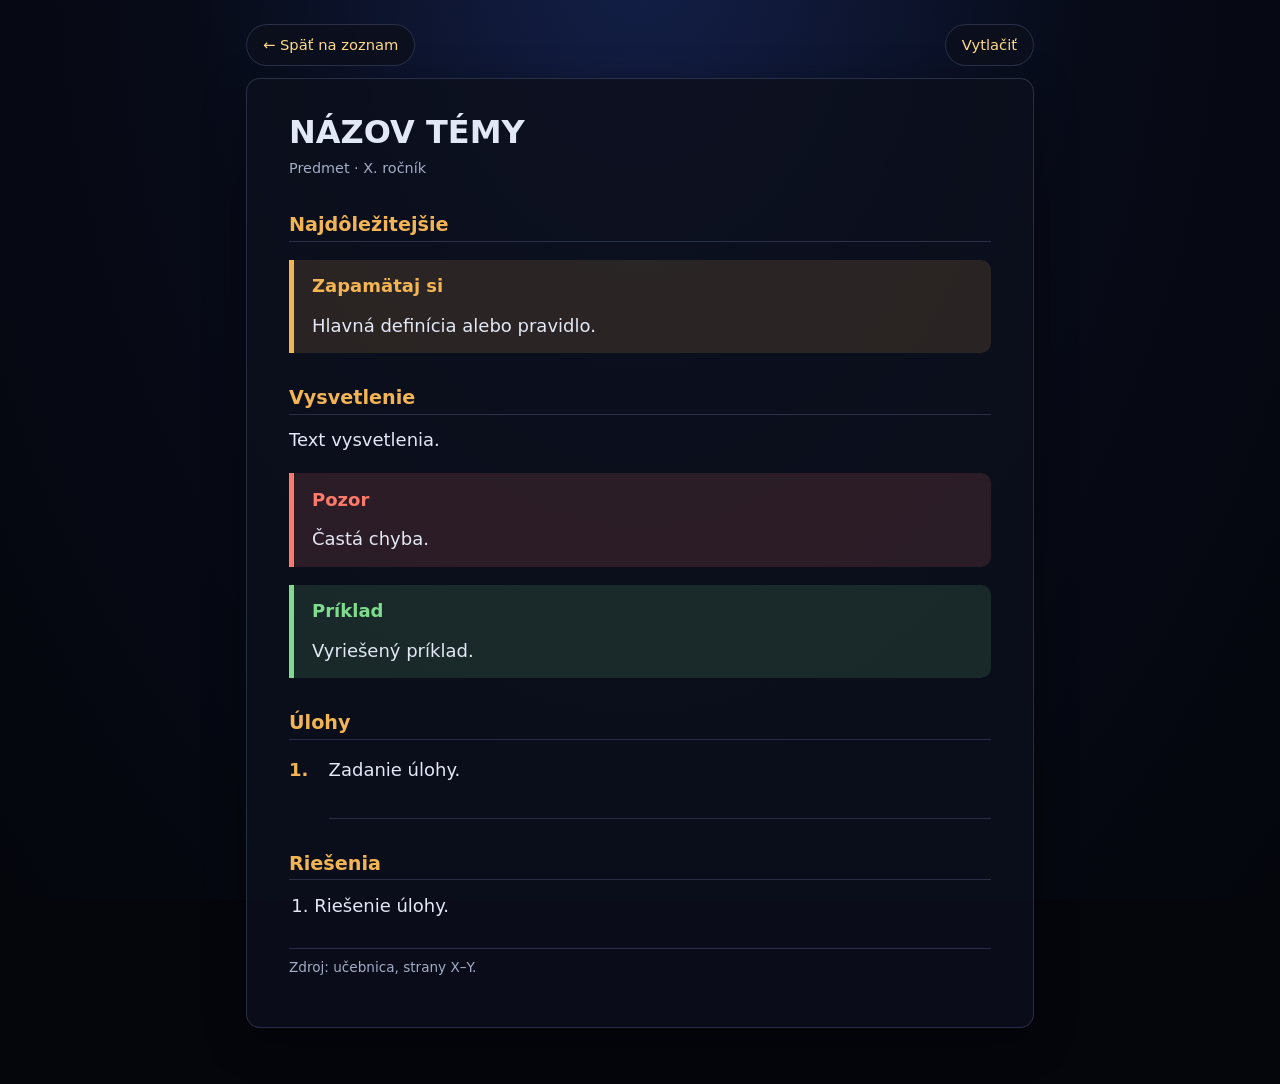
<file: _sablona/index.html>
<!DOCTYPE html>
<html lang="sk">
<head>
  <meta charset="utf-8">
  <meta name="viewport" content="width=device-width, initial-scale=1">
  <!-- Šablóna výťahu. Skopíruj ju do oblast/rocnik/tema/index.html (napr. matematika/5-rocnik/zlomky/).
       Cesty ../../../ sedia až v takejto hĺbke; priamo v priečinku _sablona sa štýl nenačíta. -->
  <title>NÁZOV TÉMY</title>
  <link rel="icon" href="../../../logo.png">
  <link rel="stylesheet" href="../../../assets/styl.css">
</head>
<!-- data-oblast určuje farbu akcentu: matematika, biologia, geografia, informatika, fyzika, chemia, dejepis, vlastiveda, prirodoveda
     (názov musí byť rovnaký ako názov priečinka oblasti; iná oblasť dostane zlatý akcent) -->
<body data-oblast="matematika">
  <div class="sheet">

    <div class="toolbar noprint">
      <a href="../">← Späť na zoznam</a>
      <button type="button" onclick="window.print()">Vytlačiť</button>
    </div>

    <article class="vytah">
      <h1>NÁZOV TÉMY</h1>
      <p class="meta">Predmet · X. ročník</p>

      <h2>Najdôležitejšie</h2>
      <div class="box">
        <span class="box-nazov">Zapamätaj si</span>
        <p>Hlavná definícia alebo pravidlo.</p>
      </div>

      <h2>Vysvetlenie</h2>
      <p>Text vysvetlenia.</p>

      <div class="box pozor">
        <span class="box-nazov">Pozor</span>
        <p>Častá chyba.</p>
      </div>

      <div class="box ok">
        <span class="box-nazov">Príklad</span>
        <p>Vyriešený príklad.</p>
      </div>

      <h2>Úlohy</h2>
      <ol class="ulohy">
        <li>Zadanie úlohy.<span class="riadok"></span></li>
      </ol>

      <div class="nova-strana"></div>
      <h2>Riešenia</h2>
      <ol>
        <li>Riešenie úlohy.</li>
      </ol>

      <p class="pata">Zdroj: učebnica, strany X–Y.</p>
    </article>

  </div>
</body>
</html>
</file>
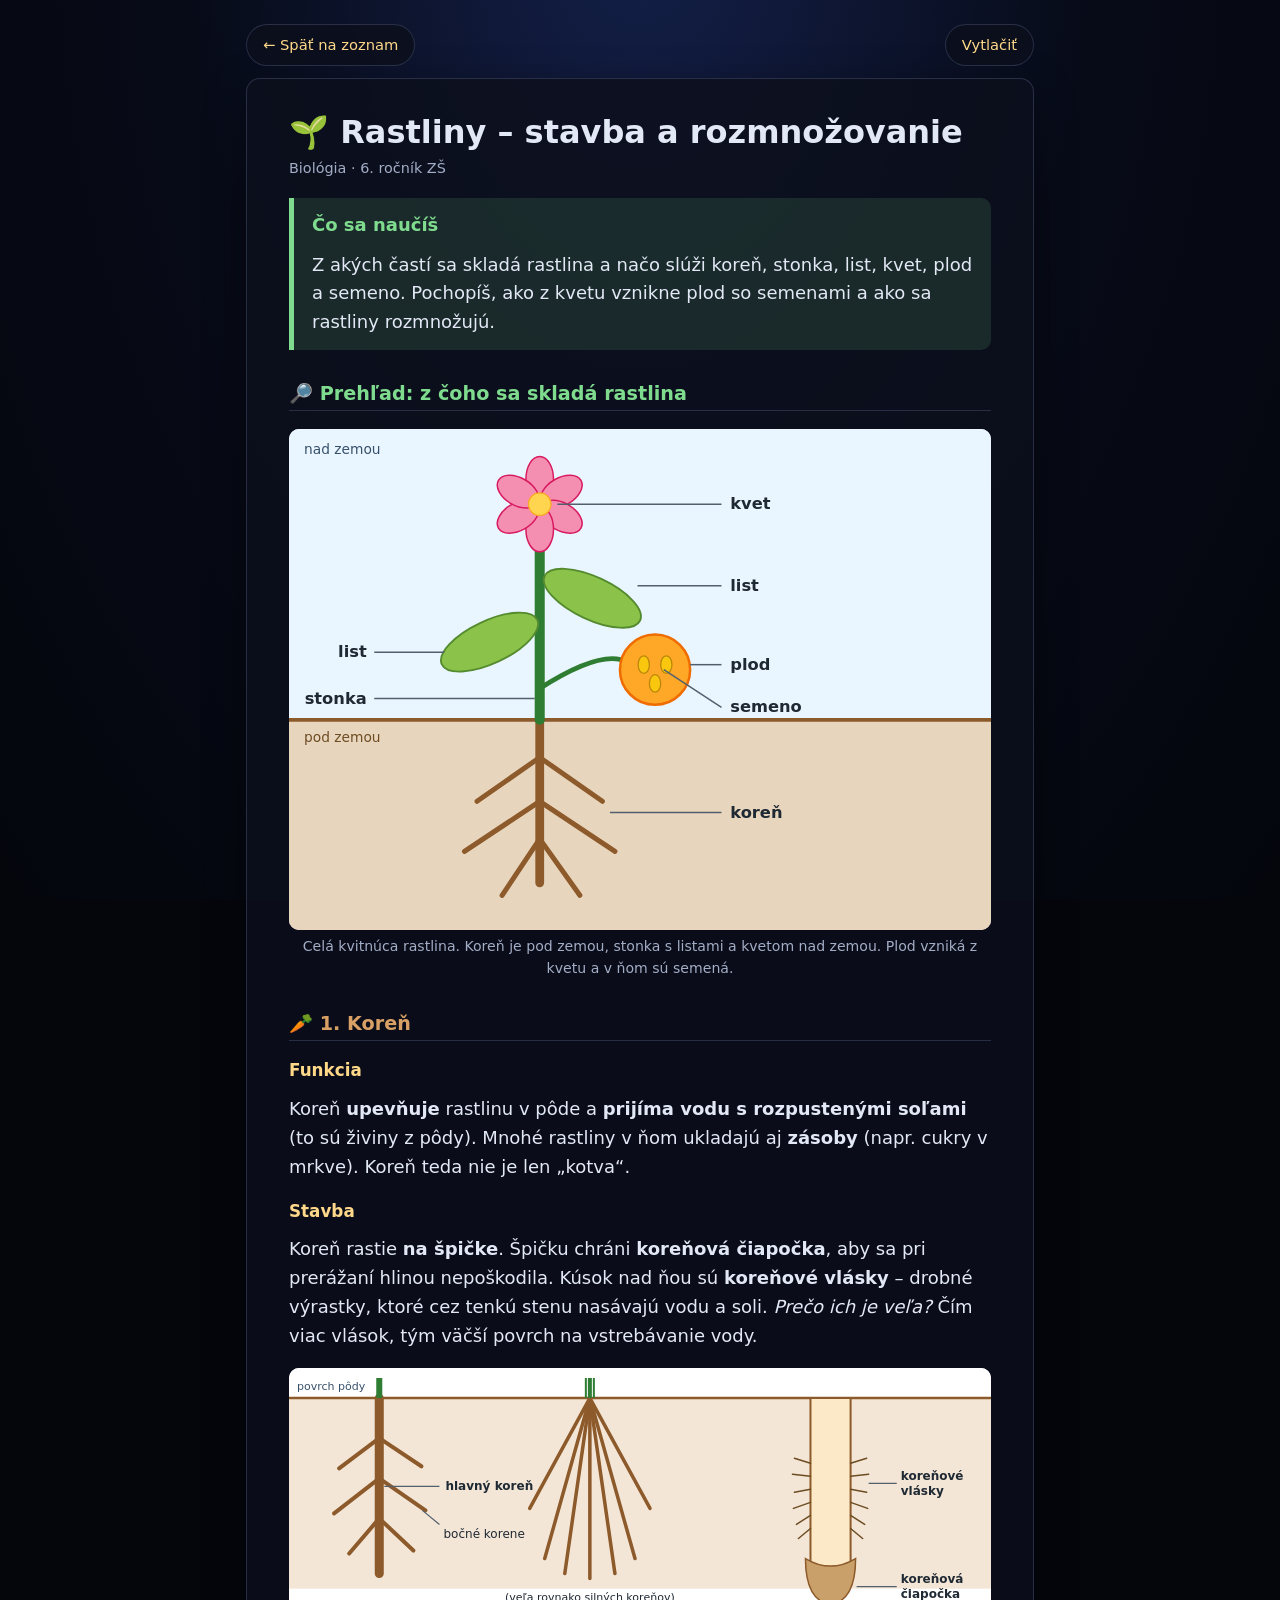
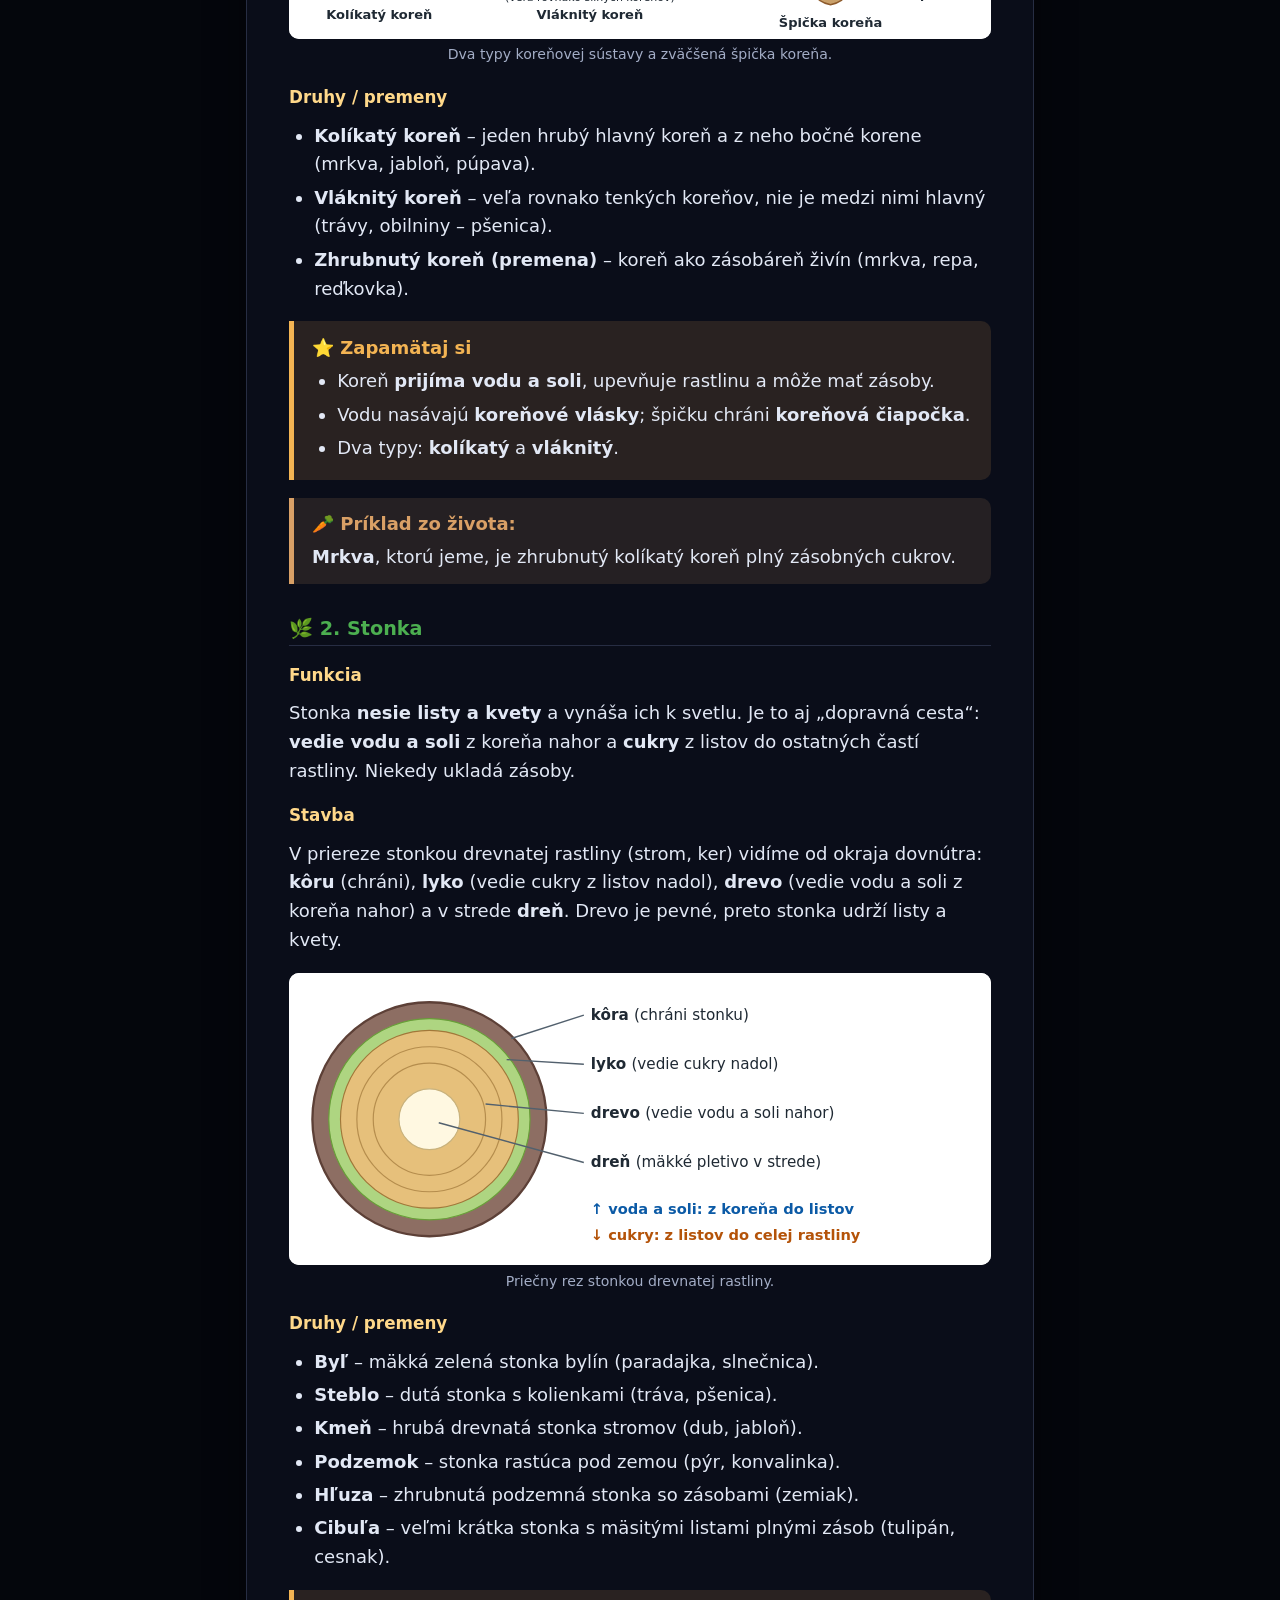
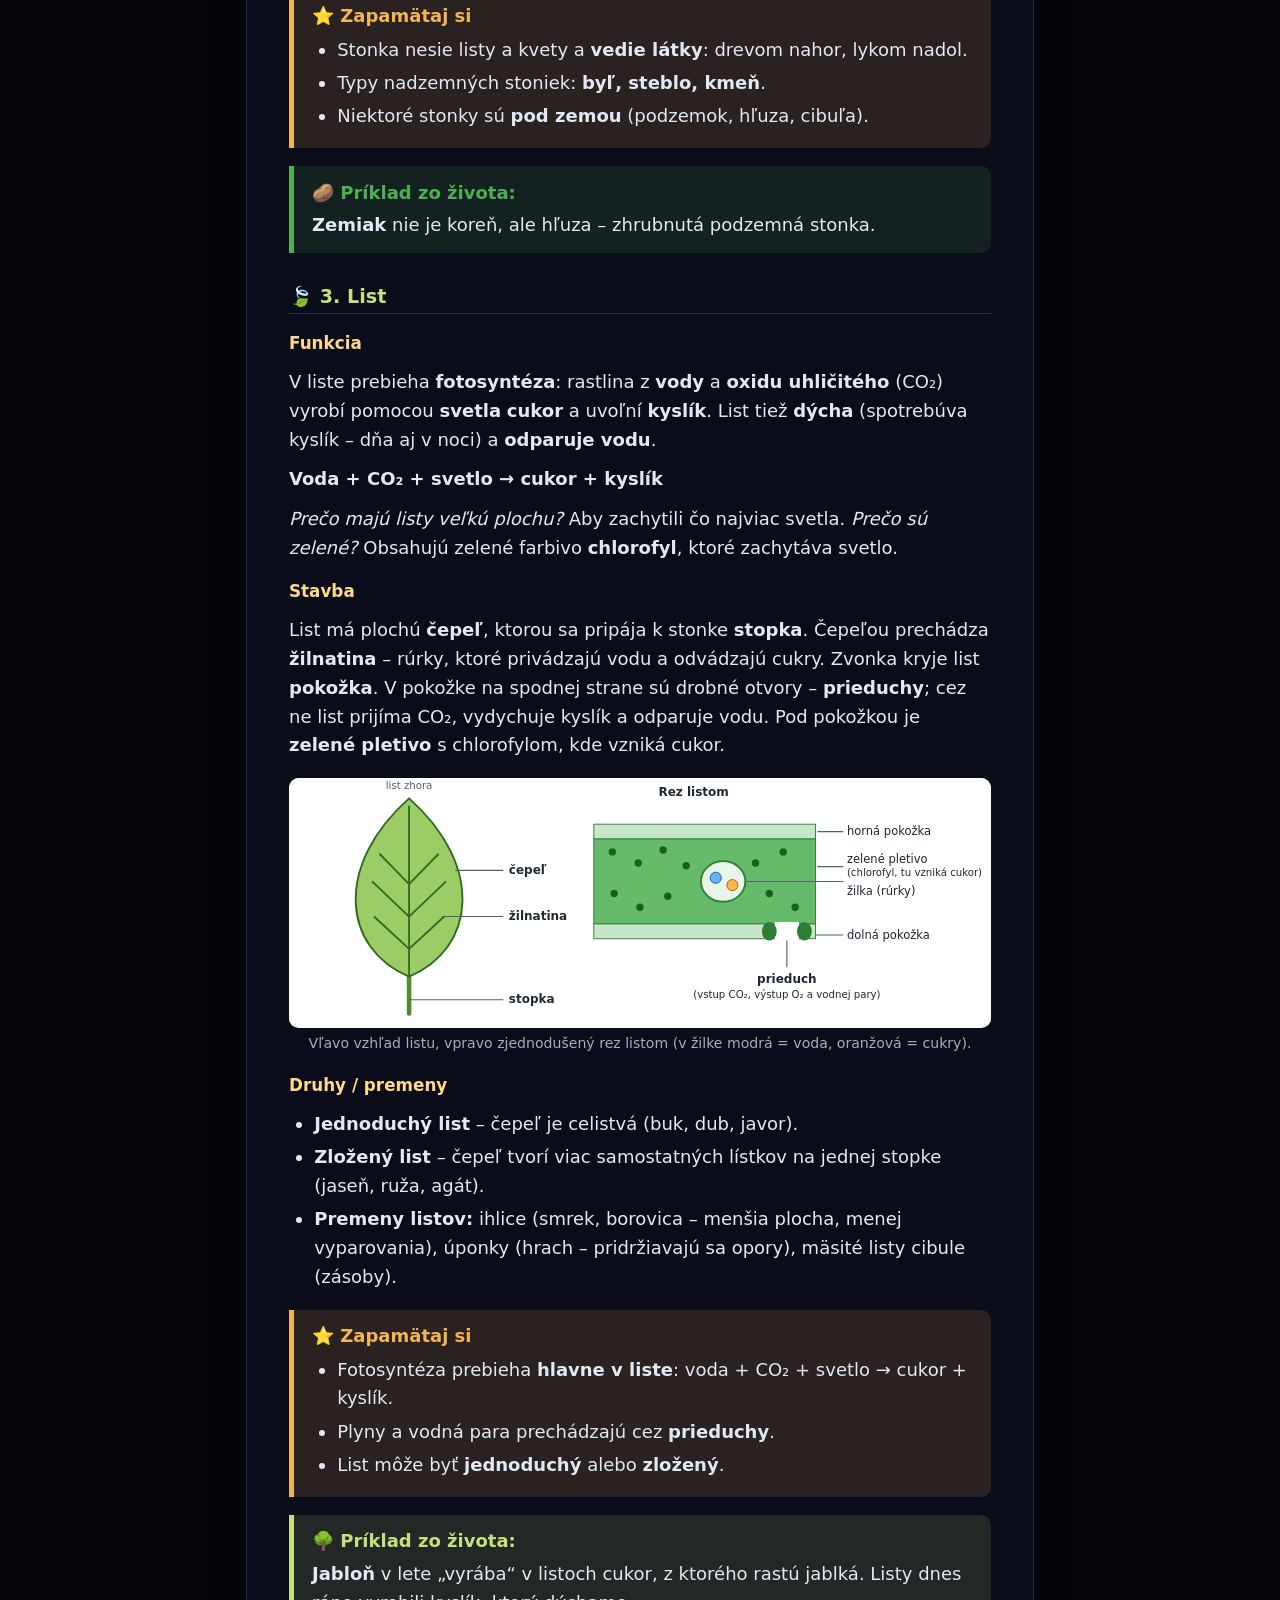
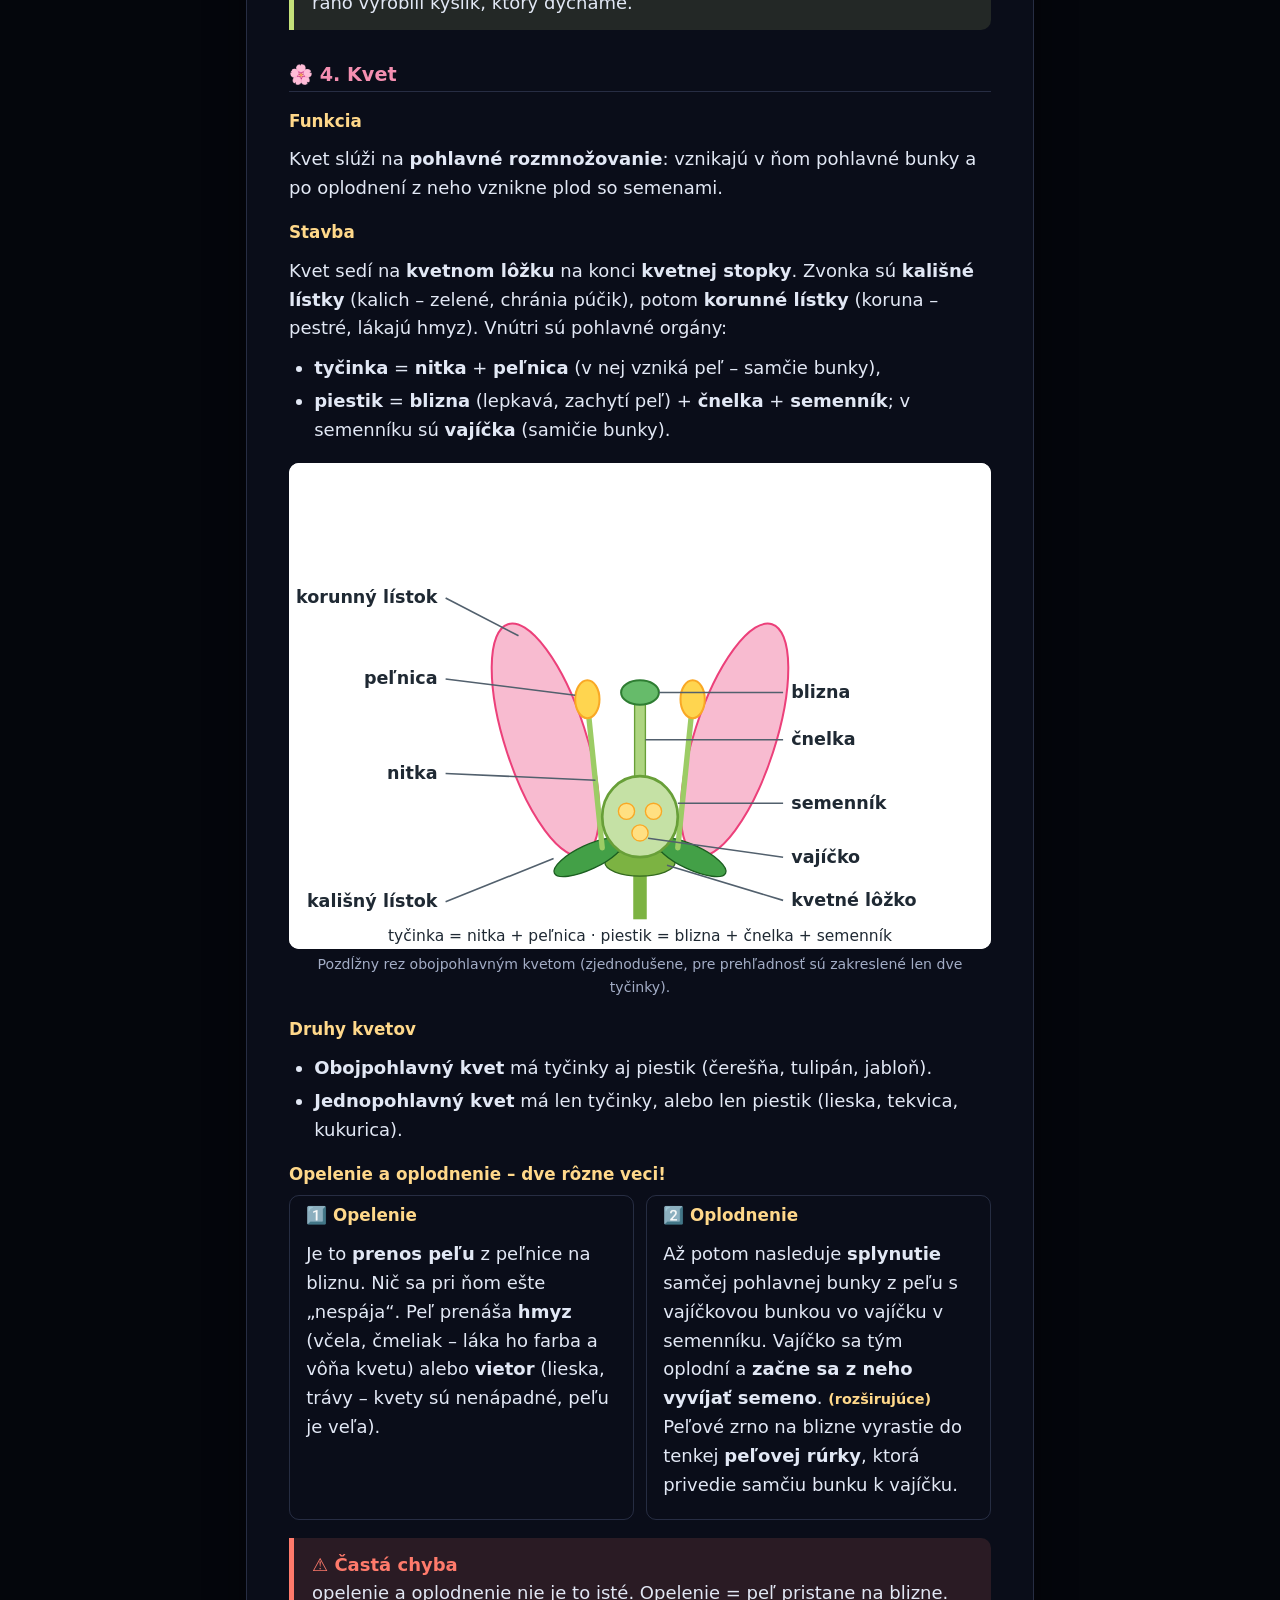
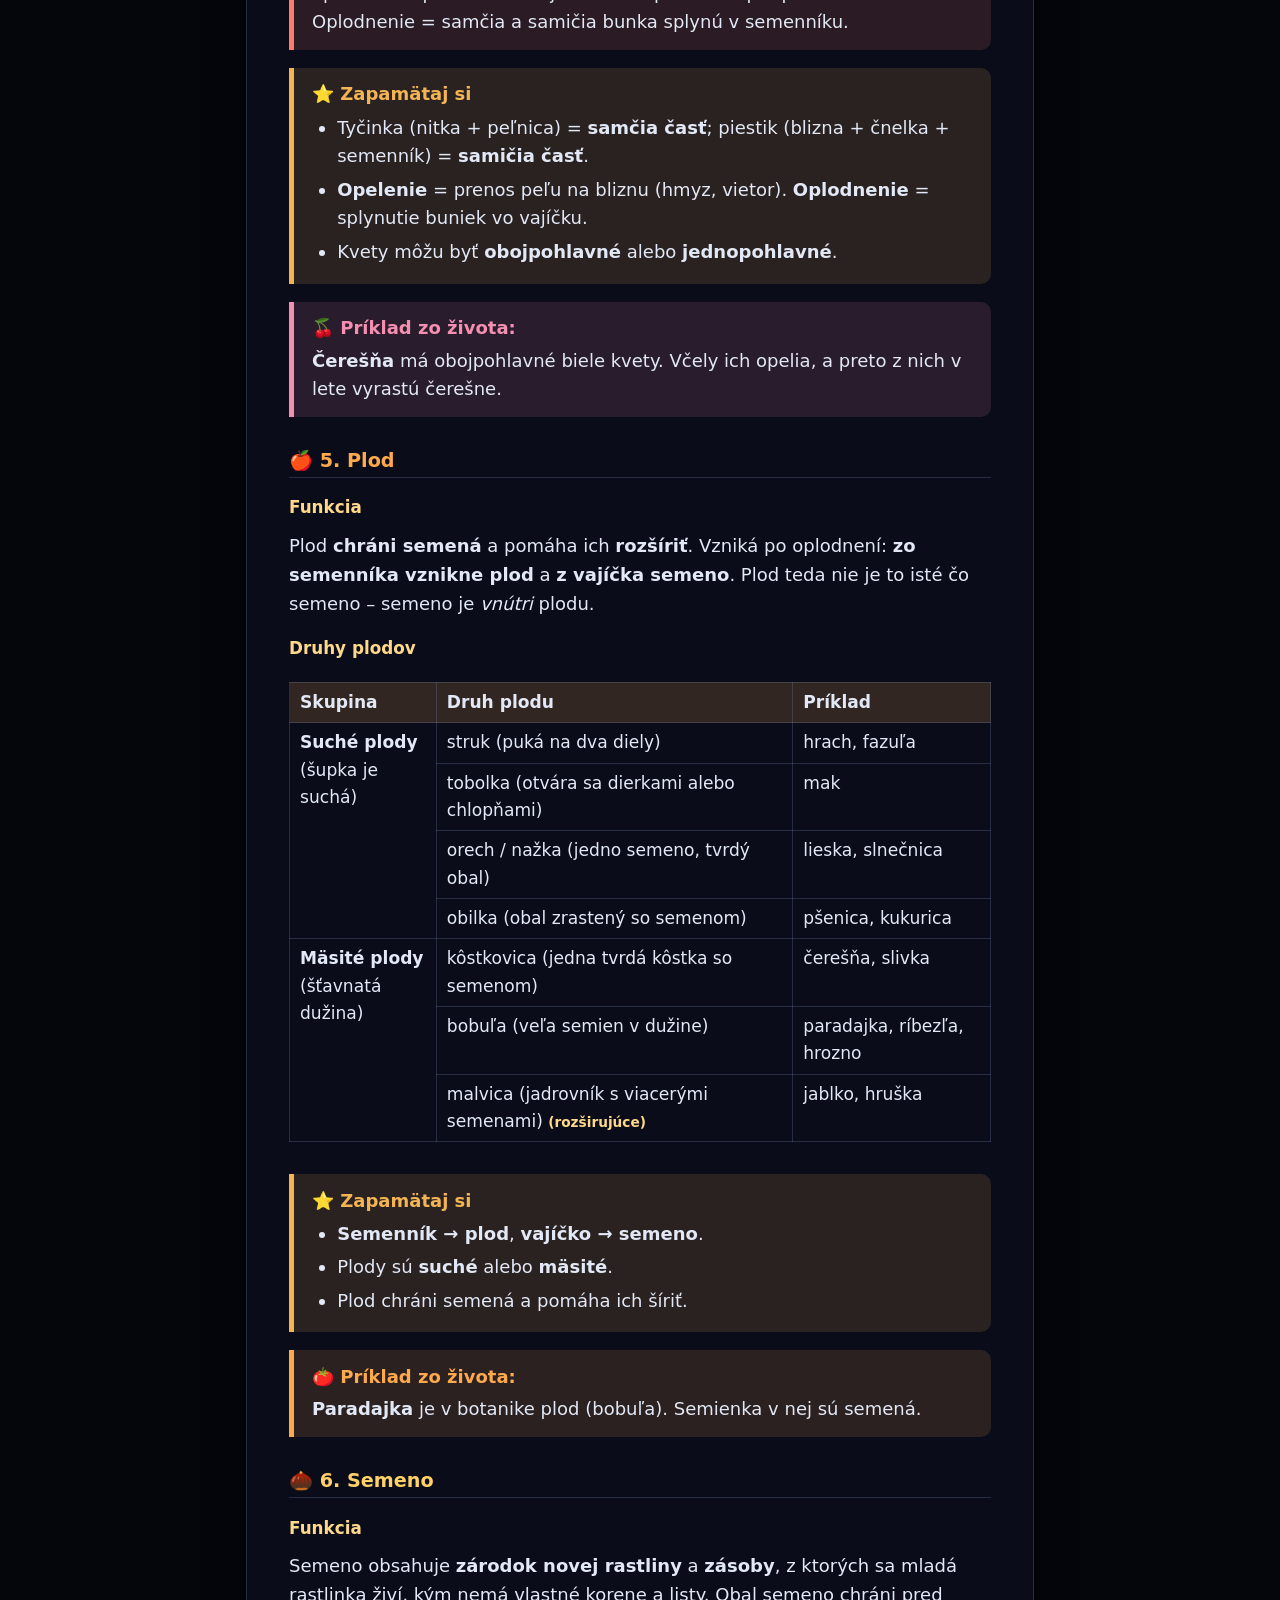
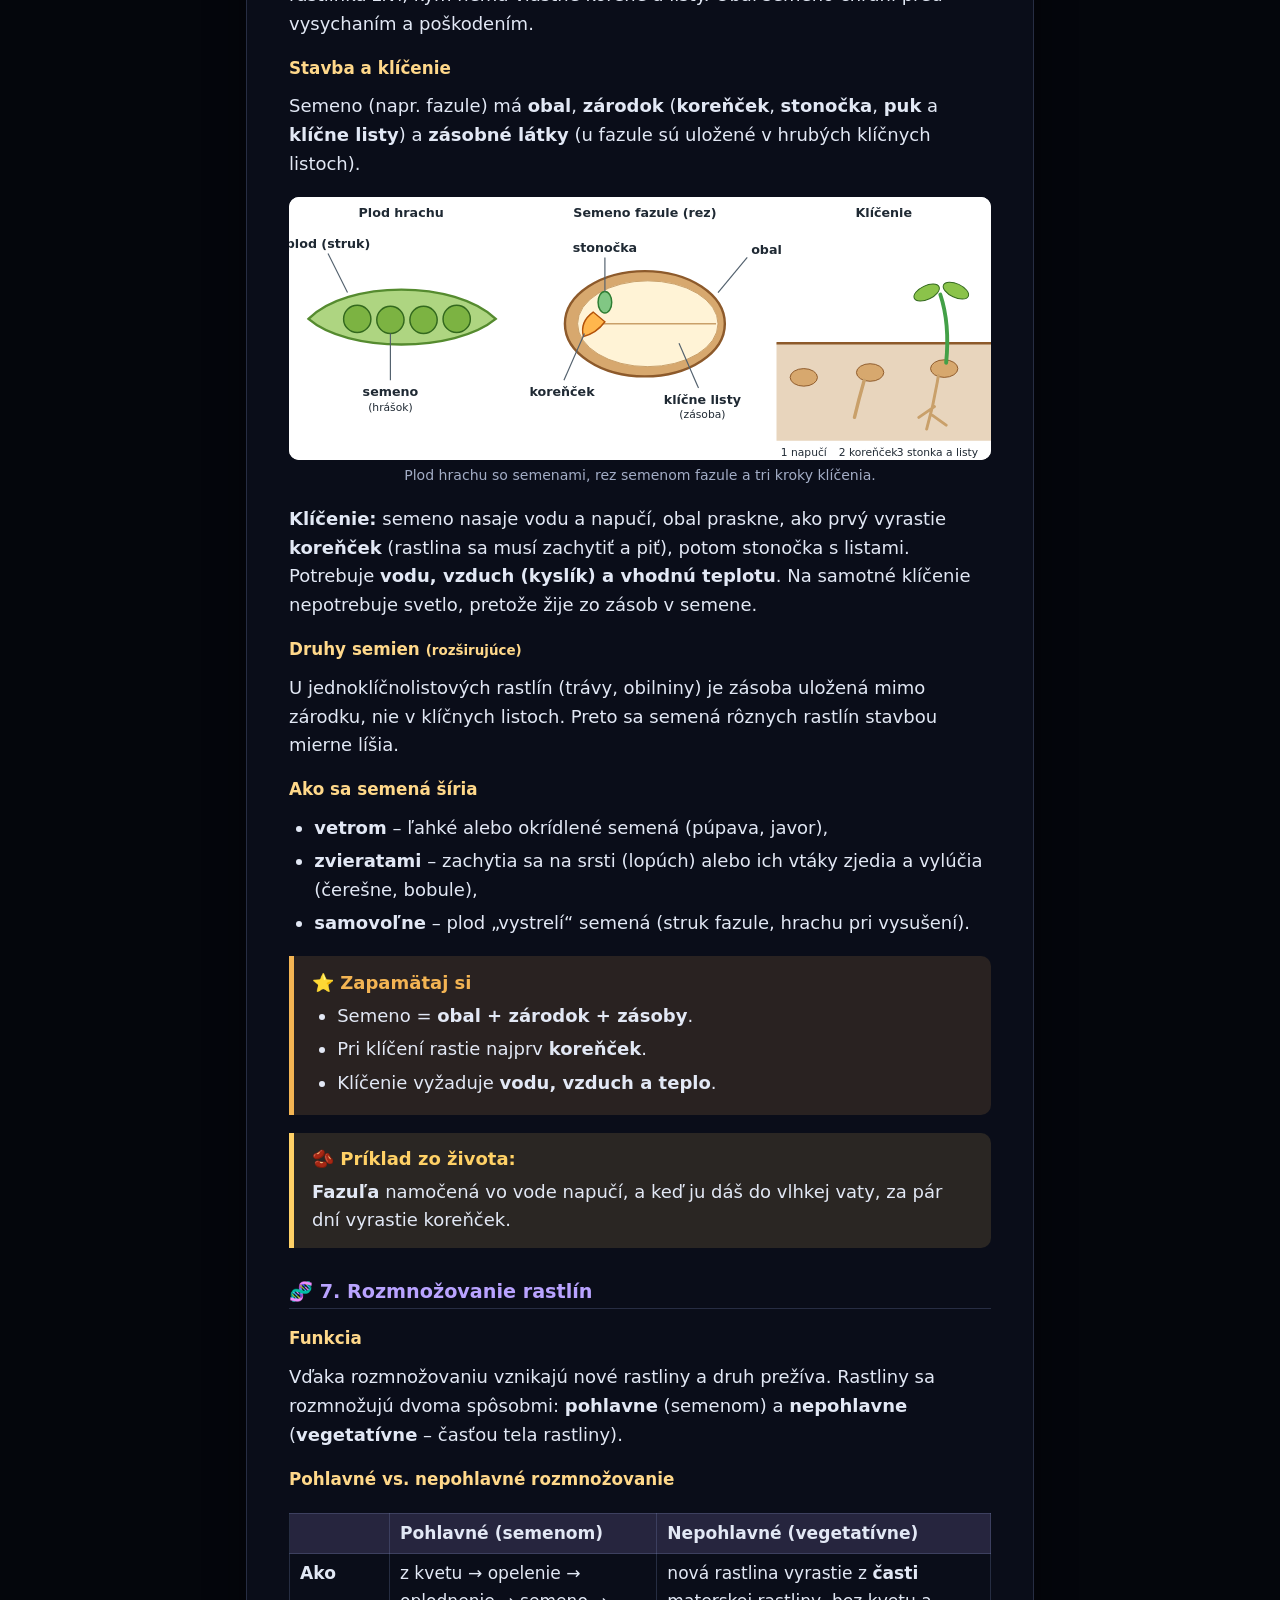
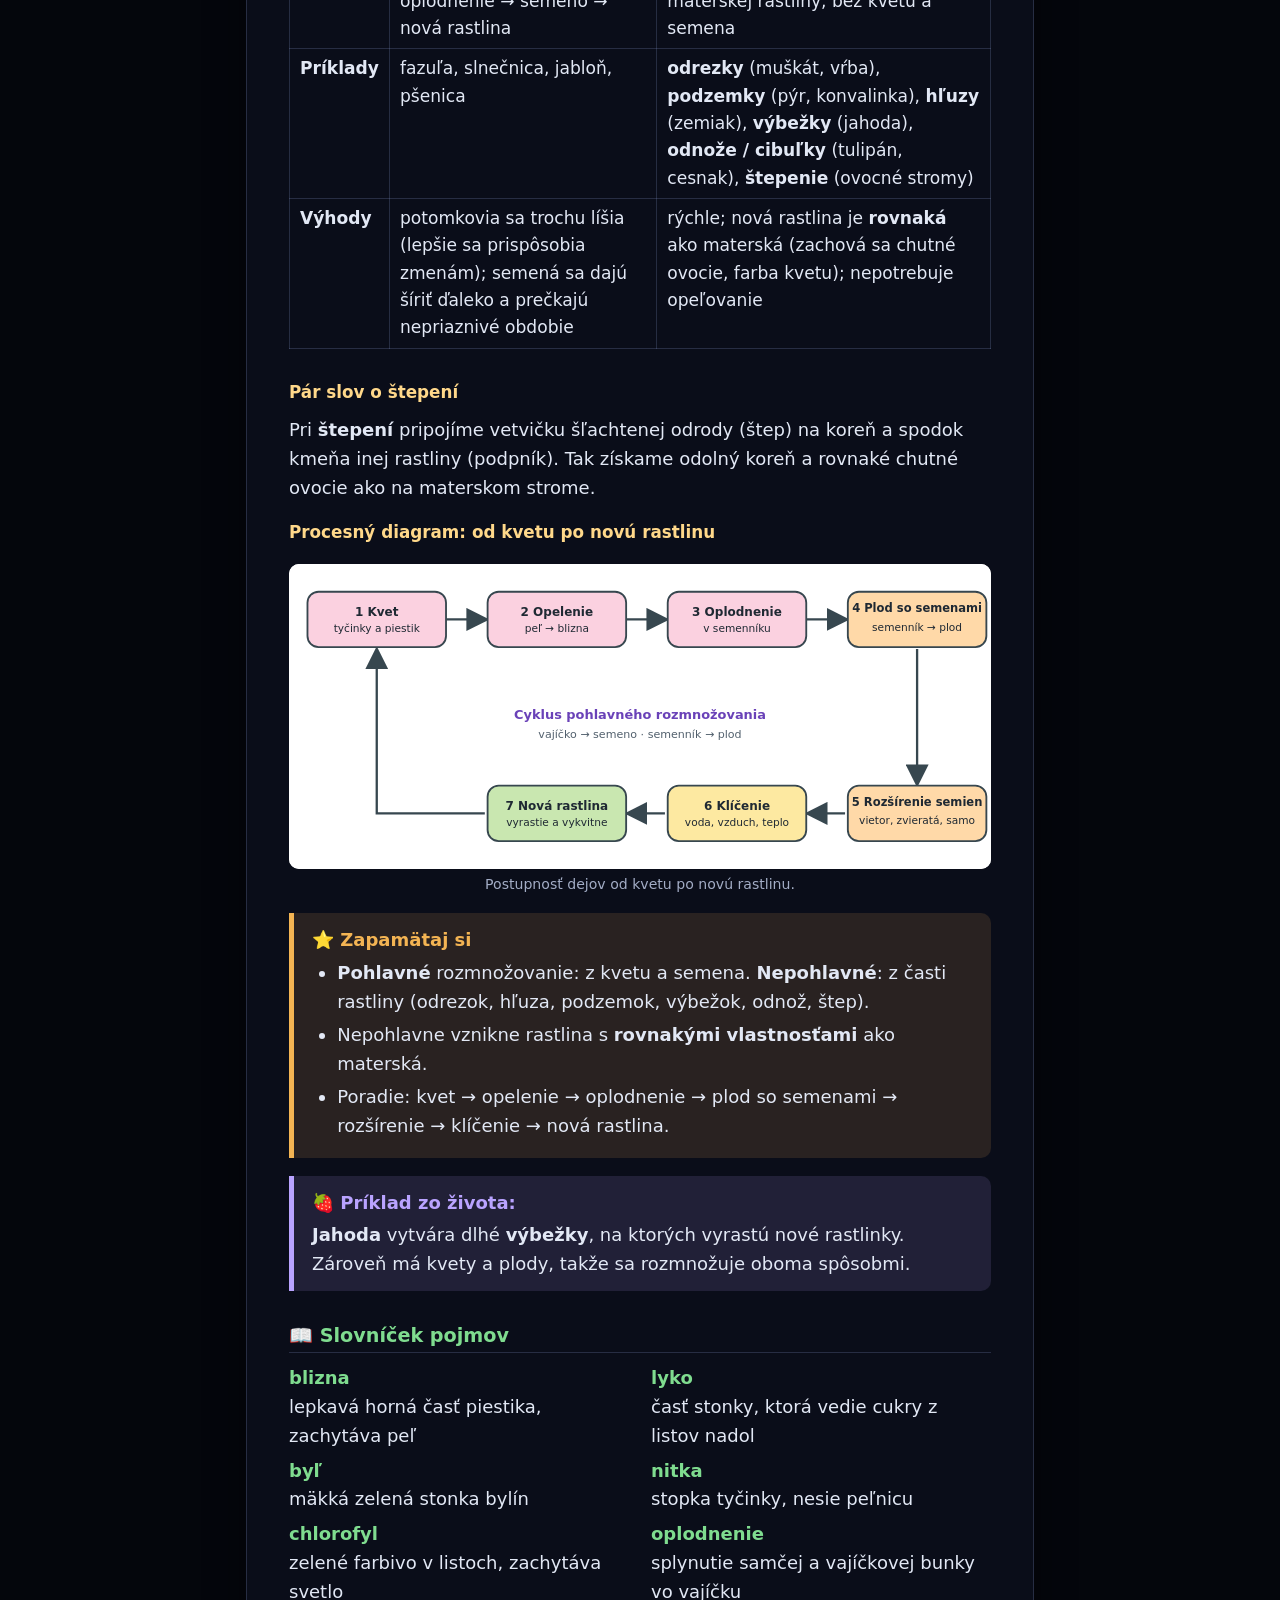
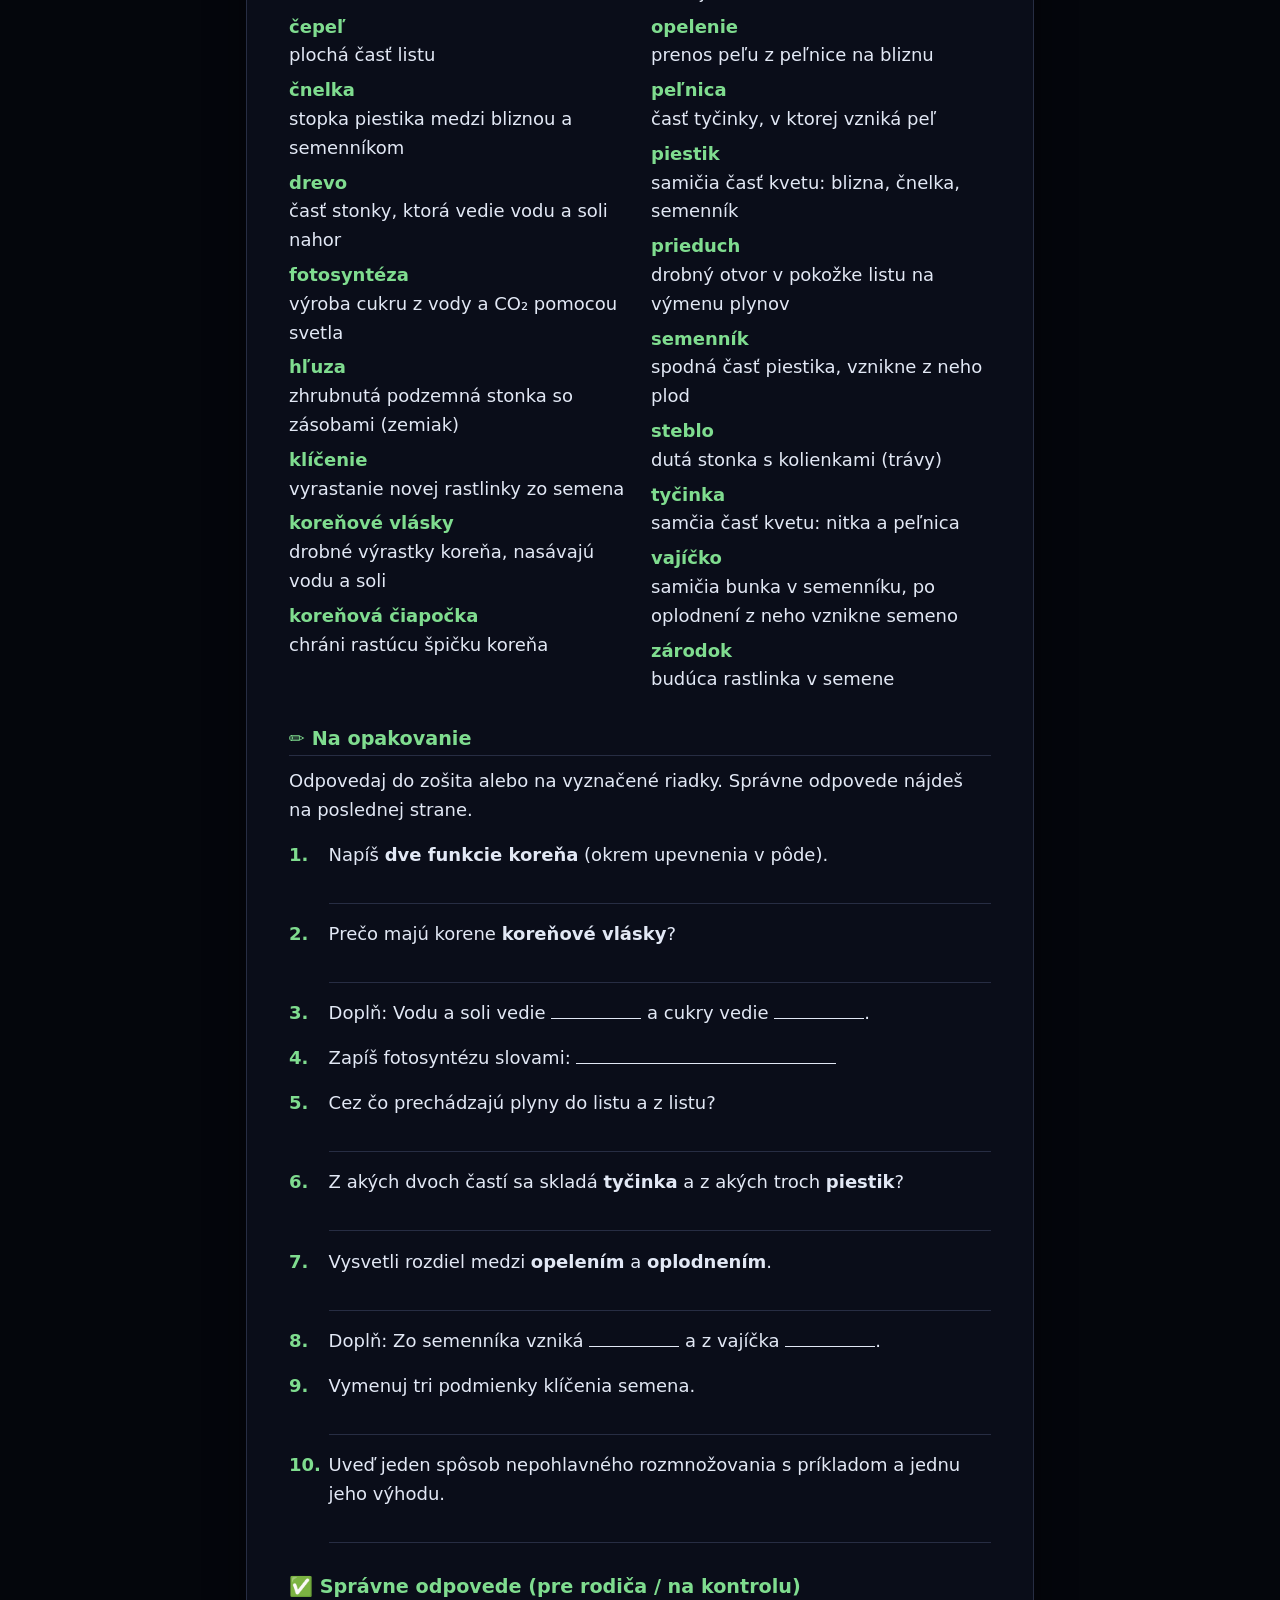
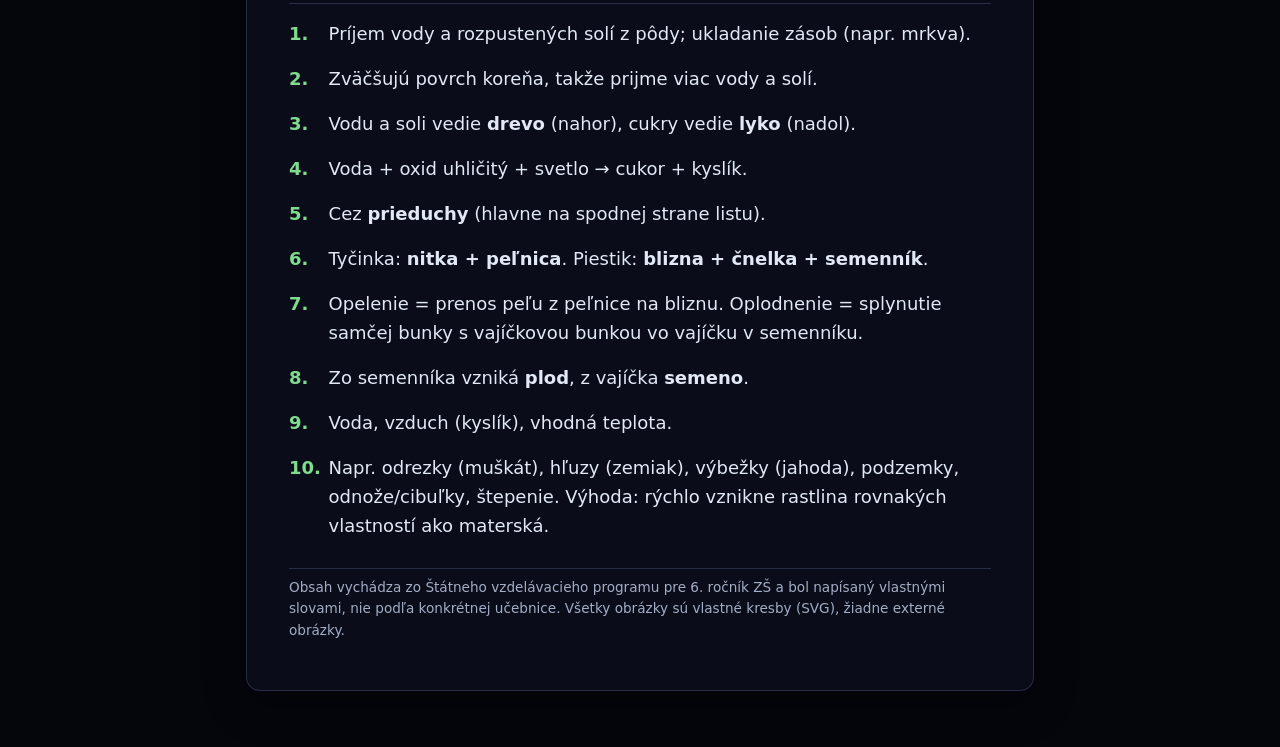
<file: biologia/6-rocnik/rastliny/index.html>
<!DOCTYPE html>
<html lang="sk">
<head>
<meta charset="utf-8">
<meta name="viewport" content="width=device-width, initial-scale=1">
<title>Rastliny – stavba a rozmnožovanie</title>
<link rel="icon" href="../../../logo.png">
<link rel="stylesheet" href="../../../assets/styl.css">
<style>
/* doplnky k spoločnému štýlu: farby sekcií, schémy, slovníček */
.part{--acc:var(--sc);margin:0 0 1.4em}
.koren{--sc:#d9a066;--scp:#8d5a2b}
.stonka{--sc:#4caf50;--scp:#2e7d32}
.list{--sc:#c5e17a;--scp:#558b2f}
.kvet{--sc:#f48fb1;--scp:#c2185b}
.plod{--sc:#ffa94d;--scp:#e65100}
.semeno{--sc:#ffd166;--scp:#a67c00}
.rozm{--sc:#b9a3ff;--scp:#5e35b1}
.blok{margin:.9em 0}
.blok>h3:first-child{margin-top:.2em}
.box.zlty{--c:var(--gold)}
.box.zivot{--c:var(--acc)}
.box ul{margin:.2em 0}
.ext{font-size:.8em;font-weight:700;color:var(--gold2);white-space:nowrap}
.grid2{display:grid;grid-template-columns:1fr 1fr;gap:12px}
.grid2 .blok{margin:0;padding:.2em .9em .5em;border:1px solid var(--line);border-radius:10px}
figure svg{display:block;width:100%;background:#fff;border-radius:10px}
svg text{font-family:system-ui,"Segoe UI",Roboto,Arial,sans-serif;font-size:12.5px;fill:#1f2933}
svg .lead{stroke:#52606d;stroke-width:1.2;fill:none}
svg .cap{font-weight:700;font-size:13px}
dl.gloss{columns:2;column-gap:22px;margin:0}
dl.gloss div{break-inside:avoid;margin:0 0 6px}
dl.gloss dt{font-weight:700;color:var(--acc)}
dl.gloss dd{margin:0}
.line{display:inline-block;border-bottom:1.5px solid currentColor;min-width:90px}
@media (max-width:640px){.grid2{grid-template-columns:1fr}dl.gloss{columns:1}}
@media print{
  /* tlač: biely papier, bez tmavého pozadia; farebné sú len tenké akcenty */
  .part{--acc:var(--scp)}
  body{font-size:9.5pt;line-height:1.35}
  article.vytah h1{font-size:17pt}
  article.vytah h2{font-size:12.5pt;margin:.9em 0 .4em}
  article.vytah h3{font-size:10.5pt;margin:.6em 0 .25em}
  p{margin:.3em 0} li{margin:.1em 0} ul,ol{margin:.3em 0}
  .part{margin:0 0 .6em}
  .blok{margin:.4em 0}
  .box{margin:.45em 0;padding:.35em .7em}
  .box.zlty{background:#fff6b8}
  figure{margin:.4em 0}
  figure svg{max-height:50mm;width:auto;max-width:100%;margin:0 auto;border:1px solid var(--line)}
  figure.big svg{max-height:64mm}
  th,td{padding:3px 6px}
  table{font-size:8.8pt;margin:.4em 0}
  .grid2 .blok{padding:.1em .6em .3em}
  .blok,.grid2 .blok{break-inside:avoid}
  dl.gloss{font-size:8.8pt}
  dl.gloss div{margin:0 0 3px}
  dl.gloss dt{color:var(--text)}
  .ulohy>li{margin:.5em 0}
  .riadok{height:1.5em}
  .ext{color:#7b1fa2}
  .pata{margin-top:1em}
  @page{size:A4 portrait;margin:15mm}
}
</style>
</head>
<body data-oblast="biologia">
<div class="sheet">

<div class="toolbar noprint">
  <a href="../">← Späť na zoznam</a>
  <button type="button" onclick="window.print()">Vytlačiť</button>
</div>

<article class="vytah">

<h1>🌱 Rastliny – stavba a rozmnožovanie</h1>
<p class="meta">Biológia · 6. ročník ZŠ</p>
<div class="box">
  <span class="box-nazov">Čo sa naučíš</span>
  <p>Z akých častí sa skladá rastlina a načo slúži koreň, stonka, list, kvet, plod a semeno. Pochopíš, ako z kvetu vznikne plod so semenami a ako sa rastliny rozmnožujú.</p>
</div>

<!-- ============ PREHĽAD ============ -->
<div class="blok">
  <h2>🔎 Prehľad: z čoho sa skladá rastlina</h2>
  <figure class="big">
  <svg viewBox="0 0 560 400" role="img" aria-label="Schéma celej kvitnúcej rastliny: pod zemou koreň, nad zemou stonka s listami, na vrchu kvet, na stonke plod so semenami.">
    <rect x="0" y="0" width="560" height="232" fill="#eaf6ff"/>
    <rect x="0" y="232" width="560" height="168" fill="#e8d5bd"/>
    <line x1="0" y1="232" x2="560" y2="232" stroke="#8d5a2b" stroke-width="3"/>
    <!-- koreň -->
    <g stroke="#8d5a2b" stroke-linecap="round" fill="none">
      <path d="M200 232 L200 362" stroke-width="7"/>
      <path d="M200 262 L150 297 M200 262 L250 297 M200 297 L140 337 M200 297 L260 337 M200 327 L170 372 M200 327 L232 372" stroke-width="4"/>
    </g>
    <!-- stonka -->
    <path d="M200 232 L200 78" stroke="#2e7d32" stroke-width="8" stroke-linecap="round"/>
    <path d="M200 207 Q250 175 270 186" stroke="#2e7d32" stroke-width="4" fill="none" stroke-linecap="round"/>
    <!-- listy -->
    <ellipse cx="160" cy="170" rx="42" ry="17" transform="rotate(-25 160 170)" fill="#8bc34a" stroke="#558b2f" stroke-width="1.5"/>
    <ellipse cx="242" cy="135" rx="42" ry="17" transform="rotate(25 242 135)" fill="#8bc34a" stroke="#558b2f" stroke-width="1.5"/>
    <!-- kvet -->
    <g transform="translate(200,60)">
      <g fill="#f48fb1" stroke="#d81b60" stroke-width="1.2">
        <ellipse cx="0" cy="-20" rx="11" ry="18"/>
        <ellipse cx="0" cy="-20" rx="11" ry="18" transform="rotate(60)"/>
        <ellipse cx="0" cy="-20" rx="11" ry="18" transform="rotate(120)"/>
        <ellipse cx="0" cy="-20" rx="11" ry="18" transform="rotate(180)"/>
        <ellipse cx="0" cy="-20" rx="11" ry="18" transform="rotate(240)"/>
        <ellipse cx="0" cy="-20" rx="11" ry="18" transform="rotate(300)"/>
      </g>
      <circle r="9" fill="#ffd54f" stroke="#f9a825"/>
    </g>
    <!-- plod so semenami -->
    <circle cx="292" cy="192" r="28" fill="#ffa726" stroke="#ef6c00" stroke-width="2"/>
    <g fill="#f9c80e" stroke="#b8860b">
      <ellipse cx="283" cy="188" rx="4.5" ry="7"/><ellipse cx="301" cy="188" rx="4.5" ry="7"/><ellipse cx="292" cy="203" rx="4.5" ry="7"/>
    </g>
    <!-- popisky -->
    <g class="lead">
      <path d="M214 60 H345"/><path d="M320 188 H345"/><path d="M299 192 L345 222"/><path d="M262 130 H345" opacity="0"/>
      <path d="M278 125 H345"/><path d="M252 297 H345 " opacity="0"/><path d="M256 306 H345"/>
      <path d="M124 178 H68"/><path d="M196 215 H68"/>
    </g>
    <text x="352" y="64" class="cap">kvet</text>
    <text x="352" y="192" class="cap">plod</text>
    <text x="352" y="226" class="cap">semeno</text>
    <text x="352" y="129" class="cap">list</text>
    <text x="352" y="310" class="cap">koreň</text>
    <text x="62" y="182" class="cap" text-anchor="end">list</text>
    <text x="62" y="219" class="cap" text-anchor="end">stonka</text>
    <text x="12" y="250" style="font-size:11px;fill:#6d4c22">pod zemou</text>
    <text x="12" y="20" style="font-size:11px;fill:#37506b">nad zemou</text>
  </svg>
  <figcaption>Celá kvitnúca rastlina. Koreň je pod zemou, stonka s listami a kvetom nad zemou. Plod vzniká z kvetu a v ňom sú semená.</figcaption>
  </figure>
</div>

<!-- ============ 1. KOREŇ ============ -->
<section class="part koren" id="koren">
  <h2>🥕 1. Koreň</h2>
  <div class="blok">
    <h3>Funkcia</h3>
    <p>Koreň <b>upevňuje</b> rastlinu v pôde a <b>prijíma vodu s rozpustenými soľami</b> (to sú živiny z pôdy). Mnohé rastliny v ňom ukladajú aj <b>zásoby</b> (napr. cukry v mrkve). Koreň teda nie je len „kotva“.</p>
  </div>
  <div class="blok">
    <h3>Stavba</h3>
    <p>Koreň rastie <b>na špičke</b>. Špičku chráni <b>koreňová čiapočka</b>, aby sa pri prerážaní hlinou nepoškodila. Kúsok nad ňou sú <b>koreňové vlásky</b> – drobné výrastky, ktoré cez tenkú stenu nasávajú vodu a soli. <i>Prečo ich je veľa?</i> Čím viac vlások, tým väčší povrch na vstrebávanie vody.</p>
    <figure>
    <svg viewBox="0 0 700 270" role="img" aria-label="Tri schémy: kolíkatý koreň s jedným hlavným koreňom a bočnými koreňmi, vláknitý koreň z mnohých rovnako silných koreňov a špička koreňa s koreňovou čiapočkou a koreňovými vláskami.">
      <rect x="0" y="0" width="700" height="270" fill="#fff"/>
      <rect x="0" y="30" width="700" height="190" fill="#f3e6d6"/>
      <line x1="0" y1="30" x2="700" y2="30" stroke="#8d5a2b" stroke-width="2.5"/>
      <!-- kolíkatý -->
      <g stroke="#8d5a2b" stroke-linecap="round" fill="none">
        <path d="M90 30 L90 205" stroke-width="9"/>
        <path d="M90 70 L50 100 M90 70 L132 98 M90 110 L45 145 M90 110 L136 142 M90 150 L60 185 M90 150 L124 182" stroke-width="4"/>
      </g>
      <path d="M90 30 V10" stroke="#2e7d32" stroke-width="6"/>
      <path d="M95 118 H150" class="lead"/><text x="156" y="122" class="cap" style="font-size:12px">hlavný koreň</text>
      <path d="M133 98 H150 " class="lead" opacity="0"/>
      <path d="M133 142 L150 156" class="lead"/><text x="154" y="170" style="font-size:12px">bočné korene</text>
      <text x="90" y="250" text-anchor="middle" class="cap">Kolíkatý koreň</text>
      <!-- vláknitý -->
      <g stroke="#8d5a2b" stroke-linecap="round" fill="none" stroke-width="3.5">
        <path d="M300 30 L255 190"/><path d="M300 30 L275 205"/><path d="M300 30 L300 210"/><path d="M300 30 L325 205"/><path d="M300 30 L345 190"/>
        <path d="M300 30 L240 140"/><path d="M300 30 L360 140"/>
      </g>
      <path d="M300 30 V10" stroke="#2e7d32" stroke-width="4"/><path d="M296 30 V10 M304 30 V10" stroke="#2e7d32" stroke-width="2"/>
      <text x="300" y="250" text-anchor="middle" class="cap">Vláknitý koreň</text>
      <text x="300" y="232" text-anchor="middle" style="font-size:11px">(veľa rovnako silných koreňov)</text>
      <!-- špička -->
      <path d="M520 30 V195 Q520 222 540 224 Q560 222 560 195 V30 Z" fill="#fbe9c8" stroke="#8d5a2b" stroke-width="2"/>
      <path d="M515 190 Q515 232 540 236 Q565 232 565 190 Q540 205 515 190 Z" fill="#c9a06a" stroke="#8d5a2b" stroke-width="1.5"/>
      <g stroke="#6d4c22" stroke-width="1.5" stroke-linecap="round">
        <path d="M520 95 L504 90 M520 108 L502 106 M520 121 L504 124 M520 134 L503 140 M520 147 L506 156 M520 160 L508 170"/>
        <path d="M560 95 L576 90 M560 108 L578 106 M560 121 L576 124 M560 134 L577 140 M560 147 L574 156 M560 160 L572 170"/>
      </g>
      <path d="M578 115 H606" class="lead"/><text x="610" y="112" style="font-size:12px" class="cap">koreňové</text><text x="610" y="127" style="font-size:12px" class="cap">vlásky</text>
      <path d="M566 218 H606" class="lead"/><text x="610" y="214" style="font-size:12px" class="cap">koreňová</text><text x="610" y="229" style="font-size:12px" class="cap">čiapočka</text>
      <text x="540" y="258" text-anchor="middle" class="cap">Špička koreňa</text>
      <text x="8" y="22" style="font-size:11px;fill:#37506b">povrch pôdy</text>
    </svg>
    <figcaption>Dva typy koreňovej sústavy a zväčšená špička koreňa.</figcaption>
    </figure>
  </div>
  <div class="blok">
    <h3>Druhy / premeny</h3>
    <ul class="tight">
      <li><b>Kolíkatý koreň</b> – jeden hrubý hlavný koreň a z neho bočné korene (mrkva, jabloň, púpava).</li>
      <li><b>Vláknitý koreň</b> – veľa rovnako tenkých koreňov, nie je medzi nimi hlavný (trávy, obilniny – pšenica).</li>
      <li><b>Zhrubnutý koreň (premena)</b> – koreň ako zásobáreň živín (mrkva, repa, reďkovka).</li>
    </ul>
  </div>
  <div class="box zlty">
    <span class="box-nazov">⭐ Zapamätaj si</span>
    <ul>
      <li>Koreň <b>prijíma vodu a soli</b>, upevňuje rastlinu a môže mať zásoby.</li>
      <li>Vodu nasávajú <b>koreňové vlásky</b>; špičku chráni <b>koreňová čiapočka</b>.</li>
      <li>Dva typy: <b>kolíkatý</b> a <b>vláknitý</b>.</li>
    </ul>
  </div>
  <div class="box zivot"><span class="box-nazov">🥕 Príklad zo života:</span> <b>Mrkva</b>, ktorú jeme, je zhrubnutý kolíkatý koreň plný zásobných cukrov.</div>
</section>

<!-- ============ 2. STONKA ============ -->
<section class="part stonka" id="stonka">
  <h2>🌿 2. Stonka</h2>
  <div class="blok">
    <h3>Funkcia</h3>
    <p>Stonka <b>nesie listy a kvety</b> a vynáša ich k svetlu. Je to aj „dopravná cesta“: <b>vedie vodu a soli</b> z koreňa nahor a <b>cukry</b> z listov do ostatných častí rastliny. Niekedy ukladá zásoby.</p>
  </div>
  <div class="blok">
    <h3>Stavba</h3>
    <p>V priereze stonkou drevnatej rastliny (strom, ker) vidíme od okraja dovnútra: <b>kôru</b> (chráni), <b>lyko</b> (vedie cukry z listov nadol), <b>drevo</b> (vedie vodu a soli z koreňa nahor) a v strede <b>dreň</b>. Drevo je pevné, preto stonka udrží listy a kvety.</p>
    <figure>
    <svg viewBox="0 0 600 250" role="img" aria-label="Prierez stonkou: v strede dreň, okolo drevo, potom lyko a navonok kôra. Šípky ukazujú, že drevom prúdi voda a soli nahor a lykom cukry nadol.">
      <rect width="600" height="250" fill="#fff"/>
      <circle cx="120" cy="125" r="100" fill="#8d6e63" stroke="#5d4037" stroke-width="2"/>
      <circle cx="120" cy="125" r="86" fill="#aed581" stroke="#689f38"/>
      <circle cx="120" cy="125" r="76" fill="#e6c07b" stroke="#a1783a"/>
      <g stroke="#a1783a" stroke-width="1" fill="none" opacity=".7"><circle cx="120" cy="125" r="62"/><circle cx="120" cy="125" r="48"/></g>
      <circle cx="120" cy="125" r="26" fill="#fff8e1" stroke="#c9b27c"/>
      <g class="lead">
        <path d="M190 56 L252 36"/><path d="M186 74 L252 78"/><path d="M168 112 L252 120"/><path d="M128 128 L252 162"/>
      </g>
      <text x="258" y="40" class="cap">kôra <tspan style="font-weight:400">(chráni stonku)</tspan></text>
      <text x="258" y="82" class="cap">lyko <tspan style="font-weight:400">(vedie cukry nadol)</tspan></text>
      <text x="258" y="124" class="cap">drevo <tspan style="font-weight:400">(vedie vodu a soli nahor)</tspan></text>
      <text x="258" y="166" class="cap">dreň <tspan style="font-weight:400">(mäkké pletivo v strede)</tspan></text>
      <text x="258" y="206" style="fill:#0b5aa6;font-weight:700">↑ voda a soli: z koreňa do listov</text>
      <text x="258" y="228" style="fill:#b45309;font-weight:700">↓ cukry: z listov do celej rastliny</text>
    </svg>
    <figcaption>Priečny rez stonkou drevnatej rastliny.</figcaption>
    </figure>
  </div>
  <div class="blok">
    <h3>Druhy / premeny</h3>
    <ul class="tight">
      <li><b>Byľ</b> – mäkká zelená stonka bylín (paradajka, slnečnica).</li>
      <li><b>Steblo</b> – dutá stonka s kolienkami (tráva, pšenica).</li>
      <li><b>Kmeň</b> – hrubá drevnatá stonka stromov (dub, jabloň).</li>
      <li><b>Podzemok</b> – stonka rastúca pod zemou (pýr, konvalinka).</li>
      <li><b>Hľuza</b> – zhrubnutá podzemná stonka so zásobami (zemiak).</li>
      <li><b>Cibuľa</b> – veľmi krátka stonka s mäsitými listami plnými zásob (tulipán, cesnak).</li>
    </ul>
  </div>
  <div class="box zlty">
    <span class="box-nazov">⭐ Zapamätaj si</span>
    <ul>
      <li>Stonka nesie listy a kvety a <b>vedie látky</b>: drevom nahor, lykom nadol.</li>
      <li>Typy nadzemných stoniek: <b>byľ, steblo, kmeň</b>.</li>
      <li>Niektoré stonky sú <b>pod zemou</b> (podzemok, hľuza, cibuľa).</li>
    </ul>
  </div>
  <div class="box zivot"><span class="box-nazov">🥔 Príklad zo života:</span> <b>Zemiak</b> nie je koreň, ale hľuza – zhrubnutá podzemná stonka.</div>
</section>

<!-- ============ 3. LIST ============ -->
<section class="part list" id="list">
  <h2>🍃 3. List</h2>
  <div class="blok">
    <h3>Funkcia</h3>
    <p>V liste prebieha <b>fotosyntéza</b>: rastlina z <b>vody</b> a <b>oxidu uhličitého</b> (CO₂) vyrobí pomocou <b>svetla</b> <b>cukor</b> a uvoľní <b>kyslík</b>. List tiež <b>dýcha</b> (spotrebúva kyslík – dňa aj v noci) a <b>odparuje vodu</b>.</p>
    <p><b>Voda + CO₂ + svetlo → cukor + kyslík</b></p>
    <p><i>Prečo majú listy veľkú plochu?</i> Aby zachytili čo najviac svetla. <i>Prečo sú zelené?</i> Obsahujú zelené farbivo <b>chlorofyl</b>, ktoré zachytáva svetlo.</p>
  </div>
  <div class="blok">
    <h3>Stavba</h3>
    <p>List má plochú <b>čepeľ</b>, ktorou sa pripája k stonke <b>stopka</b>. Čepeľou prechádza <b>žilnatina</b> – rúrky, ktoré privádzajú vodu a odvádzajú cukry. Zvonka kryje list <b>pokožka</b>. V pokožke na spodnej strane sú drobné otvory – <b>prieduchy</b>; cez ne list prijíma CO₂, vydychuje kyslík a odparuje vodu. Pod pokožkou je <b>zelené pletivo</b> s chlorofylom, kde vzniká cukor.</p>
    <figure>
    <svg viewBox="0 0 760 270" role="img" aria-label="Vľavo vzhľad listu: čepeľ, stopka a žilnatina. Vpravo rez listom: horná pokožka, zelené pletivo s chloroplastmi, žilka, dolná pokožka a prieduch.">
      <rect width="760" height="270" fill="#fff"/>
      <path d="M130 215 L130 255" stroke="#558b2f" stroke-width="5" stroke-linecap="round"/>
      <path d="M130 215 C58 185 48 95 130 22 C212 95 202 185 130 215 Z" fill="#9ccc65" stroke="#33691e" stroke-width="2"/>
      <g stroke="#33691e" stroke-width="2" fill="none"><path d="M130 215 L130 30"/>
        <path d="M130 185 L92 150 M130 185 L168 150 M130 150 L90 112 M130 150 L170 112 M130 115 L98 82 M130 115 L162 82"/></g>
      <g class="lead"><path d="M180 100 L232 100"/><path d="M166 150 L232 150"/><path d="M130 240 L232 240"/></g>
      <text x="238" y="104" class="cap">čepeľ</text>
      <text x="238" y="154" class="cap">žilnatina</text>
      <text x="238" y="244" class="cap">stopka</text>
      <text x="130" y="12" text-anchor="middle" style="font-size:11px;fill:#52606d">list zhora</text>
      <!-- rez listom -->
      <text x="400" y="20" class="cap">Rez listom</text>
      <rect x="330" y="50" width="240" height="16" fill="#c8e6c9" stroke="#2e7d32"/>
      <rect x="330" y="66" width="240" height="92" fill="#66bb6a" stroke="#2e7d32"/>
      <g fill="#1b5e20"><circle cx="350" cy="80" r="4"/><circle cx="378" cy="92" r="4"/><circle cx="405" cy="78" r="4"/><circle cx="430" cy="95" r="4"/><circle cx="352" cy="125" r="4"/><circle cx="380" cy="140" r="4"/><circle cx="410" cy="128" r="4"/><circle cx="535" cy="80" r="4"/><circle cx="520" cy="125" r="4"/><circle cx="548" cy="140" r="4"/><circle cx="505" cy="92" r="4"/></g>
      <ellipse cx="470" cy="112" rx="24" ry="22" fill="#e8f5e9" stroke="#2e7d32" stroke-width="2"/>
      <circle cx="462" cy="108" r="6" fill="#64b5f6" stroke="#0b5aa6"/><circle cx="480" cy="116" r="6" fill="#ffb74d" stroke="#b45309"/>
      <rect x="330" y="158" width="240" height="16" fill="#c8e6c9" stroke="#2e7d32"/>
      <rect x="526" y="156" width="26" height="20" fill="#fff"/>
      <ellipse cx="520" cy="166" rx="8" ry="10" fill="#2e7d32"/><ellipse cx="558" cy="166" rx="8" ry="10" fill="#2e7d32"/>
      <g class="lead"><path d="M572 58 H600"/><path d="M572 96 H600"/><path d="M494 112 H600"/><path d="M572 166 H600" opacity="0"/><path d="M570 170 H600"/><path d="M539 176 L539 205"/></g>
      <text x="604" y="62">horná pokožka</text>
      <text x="604" y="92">zelené pletivo</text><text x="604" y="106" style="font-size:11px">(chlorofyl, tu vzniká cukor)</text>
      <text x="604" y="127">žilka (rúrky)</text>
      <text x="604" y="174">dolná pokožka</text>
      <text x="539" y="222" text-anchor="middle" class="cap">prieduch</text>
      <text x="539" y="238" text-anchor="middle" style="font-size:11px">(vstup CO₂, výstup O₂ a vodnej pary)</text>
    </svg>
    <figcaption>Vľavo vzhľad listu, vpravo zjednodušený rez listom (v žilke modrá = voda, oranžová = cukry).</figcaption>
    </figure>
  </div>
  <div class="blok">
    <h3>Druhy / premeny</h3>
    <ul class="tight">
      <li><b>Jednoduchý list</b> – čepeľ je celistvá (buk, dub, javor).</li>
      <li><b>Zložený list</b> – čepeľ tvorí viac samostatných lístkov na jednej stopke (jaseň, ruža, agát).</li>
      <li><b>Premeny listov:</b> ihlice (smrek, borovica – menšia plocha, menej vyparovania), úponky (hrach – pridržiavajú sa opory), mäsité listy cibule (zásoby).</li>
    </ul>
  </div>
  <div class="box zlty">
    <span class="box-nazov">⭐ Zapamätaj si</span>
    <ul>
      <li>Fotosyntéza prebieha <b>hlavne v liste</b>: voda + CO₂ + svetlo → cukor + kyslík.</li>
      <li>Plyny a vodná para prechádzajú cez <b>prieduchy</b>.</li>
      <li>List môže byť <b>jednoduchý</b> alebo <b>zložený</b>.</li>
    </ul>
  </div>
  <div class="box zivot"><span class="box-nazov">🌳 Príklad zo života:</span> <b>Jabloň</b> v lete „vyrába“ v listoch cukor, z ktorého rastú jablká. Listy dnes ráno vyrobili kyslík, ktorý dýchame.</div>
</section>

<!-- ============ 4. KVET ============ -->
<section class="part kvet" id="kvet">
  <h2>🌸 4. Kvet</h2>
  <div class="blok">
    <h3>Funkcia</h3>
    <p>Kvet slúži na <b>pohlavné rozmnožovanie</b>: vznikajú v ňom pohlavné bunky a po oplodnení z neho vznikne plod so semenami.</p>
  </div>
  <div class="blok">
    <h3>Stavba</h3>
    <p>Kvet sedí na <b>kvetnom lôžku</b> na konci <b>kvetnej stopky</b>. Zvonka sú <b>kališné lístky</b> (kalich – zelené, chránia púčik), potom <b>korunné lístky</b> (koruna – pestré, lákajú hmyz). Vnútri sú pohlavné orgány:</p>
    <ul class="tight">
      <li><b>tyčinka</b> = <b>nitka</b> + <b>peľnica</b> (v nej vzniká peľ – samčie bunky),</li>
      <li><b>piestik</b> = <b>blizna</b> (lepkavá, zachytí peľ) + <b>čnelka</b> + <b>semenník</b>; v semenníku sú <b>vajíčka</b> (samičie bunky).</li>
    </ul>
    <figure class="big">
    <svg viewBox="0 0 520 360" role="img" aria-label="Rez kvetom: kvetná stopka, kvetné lôžko, kalich, korunné lístky, dve tyčinky s nitkou a peľnicou a piestik s bliznou, čnelkou a semenníkom, v ktorom sú vajíčka.">
      <rect width="520" height="360" fill="#fff"/>
      <rect x="255" y="300" width="10" height="38" fill="#7cb342"/>
      <ellipse cx="260" cy="296" rx="26" ry="10" fill="#7cb342" stroke="#33691e"/>
      <ellipse cx="190" cy="205" rx="30" ry="90" transform="rotate(-18 190 205)" fill="#f8bbd0" stroke="#ec407a" stroke-width="1.5"/>
      <ellipse cx="330" cy="205" rx="30" ry="90" transform="rotate(18 330 205)" fill="#f8bbd0" stroke="#ec407a" stroke-width="1.5"/>
      <ellipse cx="222" cy="292" rx="28" ry="9" transform="rotate(-25 222 292)" fill="#43a047" stroke="#1b5e20"/>
      <ellipse cx="298" cy="292" rx="28" ry="9" transform="rotate(25 298 292)" fill="#43a047" stroke="#1b5e20"/>
      <path d="M232 285 L222 187" stroke="#9ccc65" stroke-width="4" stroke-linecap="round"/>
      <ellipse cx="221" cy="175" rx="9" ry="14" fill="#ffd54f" stroke="#f9a825" stroke-width="1.5"/>
      <path d="M288 285 L298 187" stroke="#9ccc65" stroke-width="4" stroke-linecap="round"/>
      <ellipse cx="299" cy="175" rx="9" ry="14" fill="#ffd54f" stroke="#f9a825" stroke-width="1.5"/>
      <rect x="256" y="175" width="8" height="58" fill="#aed581" stroke="#689f38"/>
      <ellipse cx="260" cy="262" rx="28" ry="30" fill="#c5e1a5" stroke="#689f38" stroke-width="2"/>
      <g fill="#ffe082" stroke="#f9a825"><circle cx="250" cy="258" r="6"/><circle cx="270" cy="258" r="6"/><circle cx="260" cy="274" r="6"/></g>
      <ellipse cx="260" cy="170" rx="14" ry="9" fill="#66bb6a" stroke="#2e7d32" stroke-width="1.5"/>
      <g class="lead">
        <path d="M274 170 H366"/><path d="M264 205 H366"/><path d="M288 252 H366"/><path d="M266 278 L366 292"/><path d="M280 298 L366 324"/>
        <path d="M170 128 L116 100"/><path d="M212 172 L116 160"/><path d="M227 235 L116 230"/><path d="M196 293 L116 325"/>
      </g>
      <text x="372" y="174" class="cap">blizna</text>
      <text x="372" y="209" class="cap">čnelka</text>
      <text x="372" y="256" class="cap">semenník</text>
      <text x="372" y="296" class="cap">vajíčko</text>
      <text x="372" y="328" class="cap">kvetné lôžko</text>
      <text x="110" y="104" class="cap" text-anchor="end">korunný lístok</text>
      <text x="110" y="164" class="cap" text-anchor="end">peľnica</text>
      <text x="110" y="234" class="cap" text-anchor="end">nitka</text>
      <text x="110" y="329" class="cap" text-anchor="end">kališný lístok</text>
      <text x="260" y="354" text-anchor="middle" style="font-size:11.5px">tyčinka = nitka + peľnica · piestik = blizna + čnelka + semenník</text>
    </svg>
    <figcaption>Pozdĺžny rez obojpohlavným kvetom (zjednodušene, pre prehľadnosť sú zakreslené len dve tyčinky).</figcaption>
    </figure>
  </div>
  <div class="blok">
    <h3>Druhy kvetov</h3>
    <ul class="tight">
      <li><b>Obojpohlavný kvet</b> má tyčinky aj piestik (čerešňa, tulipán, jabloň).</li>
      <li><b>Jednopohlavný kvet</b> má len tyčinky, alebo len piestik (lieska, tekvica, kukurica).</li>
    </ul>
  </div>
  <div class="blok">
    <h3>Opelenie a oplodnenie – dve rôzne veci!</h3>
    <div class="grid2">
      <div class="blok">
        <h3>1️⃣ Opelenie</h3>
        <p>Je to <b>prenos peľu</b> z peľnice na bliznu. Nič sa pri ňom ešte „nespája“. Peľ prenáša <b>hmyz</b> (včela, čmeliak – láka ho farba a vôňa kvetu) alebo <b>vietor</b> (lieska, trávy – kvety sú nenápadné, peľu je veľa).</p>
      </div>
      <div class="blok">
        <h3>2️⃣ Oplodnenie</h3>
        <p>Až potom nasleduje <b>splynutie</b> samčej pohlavnej bunky z peľu s vajíčkovou bunkou vo vajíčku v semenníku. Vajíčko sa tým oplodní a <b>začne sa z neho vyvíjať semeno</b>. <span class="ext">(rozširujúce)</span> Peľové zrno na blizne vyrastie do tenkej <b>peľovej rúrky</b>, ktorá privedie samčiu bunku k vajíčku.</p>
      </div>
    </div>
  </div>
  <div class="box pozor"><span class="box-nazov">⚠️ Častá chyba</span> opelenie a oplodnenie nie je to isté. Opelenie = peľ pristane na blizne. Oplodnenie = samčia a samičia bunka splynú v semenníku.</div>
  <div class="box zlty">
    <span class="box-nazov">⭐ Zapamätaj si</span>
    <ul>
      <li>Tyčinka (nitka + peľnica) = <b>samčia časť</b>; piestik (blizna + čnelka + semenník) = <b>samičia časť</b>.</li>
      <li><b>Opelenie</b> = prenos peľu na bliznu (hmyz, vietor). <b>Oplodnenie</b> = splynutie buniek vo vajíčku.</li>
      <li>Kvety môžu byť <b>obojpohlavné</b> alebo <b>jednopohlavné</b>.</li>
    </ul>
  </div>
  <div class="box zivot"><span class="box-nazov">🍒 Príklad zo života:</span> <b>Čerešňa</b> má obojpohlavné biele kvety. Včely ich opelia, a preto z nich v lete vyrastú čerešne.</div>
</section>

<!-- ============ 5. PLOD ============ -->
<section class="part plod" id="plod">
  <h2>🍎 5. Plod</h2>
  <div class="blok">
    <h3>Funkcia</h3>
    <p>Plod <b>chráni semená</b> a pomáha ich <b>rozšíriť</b>. Vzniká po oplodnení: <b>zo semenníka vznikne plod</b> a <b>z vajíčka semeno</b>. Plod teda nie je to isté čo semeno – semeno je <i>vnútri</i> plodu.</p>
  </div>
  <div class="blok">
    <h3>Druhy plodov</h3>
    <div class="tabulka-obal">
    <table>
      <tr><th>Skupina</th><th>Druh plodu</th><th>Príklad</th></tr>
      <tr><td rowspan="4"><b>Suché plody</b><br>(šupka je suchá)</td><td>struk (puká na dva diely)</td><td>hrach, fazuľa</td></tr>
      <tr><td>tobolka (otvára sa dierkami alebo chlopňami)</td><td>mak</td></tr>
      <tr><td>orech / nažka (jedno semeno, tvrdý obal)</td><td>lieska, slnečnica</td></tr>
      <tr><td>obilka (obal zrastený so semenom)</td><td>pšenica, kukurica</td></tr>
      <tr><td rowspan="3"><b>Mäsité plody</b><br>(šťavnatá dužina)</td><td>kôstkovica (jedna tvrdá kôstka so semenom)</td><td>čerešňa, slivka</td></tr>
      <tr><td>bobuľa (veľa semien v dužine)</td><td>paradajka, ríbezľa, hrozno</td></tr>
      <tr><td>malvica (jadrovník s viacerými semenami) <span class="ext">(rozširujúce)</span></td><td>jablko, hruška</td></tr>
    </table>
    </div>
  </div>
  <div class="box zlty">
    <span class="box-nazov">⭐ Zapamätaj si</span>
    <ul>
      <li><b>Semenník → plod</b>, <b>vajíčko → semeno</b>.</li>
      <li>Plody sú <b>suché</b> alebo <b>mäsité</b>.</li>
      <li>Plod chráni semená a pomáha ich šíriť.</li>
    </ul>
  </div>
  <div class="box zivot"><span class="box-nazov">🍅 Príklad zo života:</span> <b>Paradajka</b> je v botanike plod (bobuľa). Semienka v nej sú semená.</div>
</section>

<!-- ============ 6. SEMENO ============ -->
<section class="part semeno" id="semeno">
  <h2>🌰 6. Semeno</h2>
  <div class="blok">
    <h3>Funkcia</h3>
    <p>Semeno obsahuje <b>zárodok novej rastliny</b> a <b>zásoby</b>, z ktorých sa mladá rastlinka živí, kým nemá vlastné korene a listy. Obal semeno chráni pred vysychaním a poškodením.</p>
  </div>
  <div class="blok">
    <h3>Stavba a klíčenie</h3>
    <p>Semeno (napr. fazule) má <b>obal</b>, <b>zárodok</b> (<b>koreňček</b>, <b>stonočka</b>, <b>puk</b> a <b>klíčne listy</b>) a <b>zásobné látky</b> (u fazule sú uložené v hrubých klíčnych listoch).</p>
    <figure class="big">
    <svg viewBox="0 0 720 270" role="img" aria-label="Tri schémy: struk hrachu otvorený so semenami, rez semenom fazule s obalom, klíčnymi listami a zárodkom, a tri štádiá klíčenia: napučané semeno, vyrastený koreňček, mladá rastlinka s listami.">
      <rect width="720" height="270" fill="#fff"/>
      <text x="115" y="20" text-anchor="middle" class="cap">Plod hrachu</text>
      <text x="365" y="20" text-anchor="middle" class="cap">Semeno fazule (rez)</text>
      <text x="610" y="20" text-anchor="middle" class="cap">Klíčenie</text>
      <!-- struk -->
      <path d="M20 125 C60 85 170 85 212 125 C170 160 60 160 20 125 Z" fill="#aed581" stroke="#558b2f" stroke-width="2.5"/>
      <g fill="#7cb342" stroke="#33691e" stroke-width="1.5"><circle cx="70" cy="125" r="14"/><circle cx="104" cy="126" r="14"/><circle cx="138" cy="126" r="14"/><circle cx="172" cy="125" r="14"/></g>
      <g class="lead"><path d="M60 98 L40 58"/><path d="M104 140 L104 188"/></g>
      <text x="40" y="52" text-anchor="middle" class="cap">plod (struk)</text>
      <text x="104" y="204" text-anchor="middle" class="cap">semeno</text>
      <text x="104" y="219" text-anchor="middle" style="font-size:11px">(hrášok)</text>
      <!-- fazuľa -->
      <ellipse cx="365" cy="130" rx="82" ry="54" fill="#d7a86e" stroke="#8d5a2b" stroke-width="2.5"/>
      <ellipse cx="368" cy="130" rx="72" ry="44" fill="#fff3d6" stroke="#c9a06a"/>
      <line x1="320" y1="130" x2="438" y2="130" stroke="#c9a06a" stroke-width="1.5"/>
      <path d="M312 118 Q298 128 302 143 Q315 140 324 128 Z" fill="#ffb74d" stroke="#b45309" stroke-width="1.5"/>
      <ellipse cx="324" cy="108" rx="7" ry="11" fill="#81c784" stroke="#2e7d32" stroke-width="1.5"/>
      <g class="lead"><path d="M440 98 L470 62"/><path d="M324 97 L324 62"/><path d="M303 140 L282 188"/><path d="M400 150 L420 196"/></g>
      <text x="474" y="58" class="cap">obal</text>
      <text x="324" y="56" text-anchor="middle" class="cap">stonočka</text>
      <text x="280" y="204" text-anchor="middle" class="cap">koreňček</text>
      <text x="424" y="212" text-anchor="middle" class="cap">klíčne listy</text>
      <text x="424" y="227" text-anchor="middle" style="font-size:11px">(zásoba)</text>
      <!-- klíčenie -->
      <rect x="500" y="150" width="220" height="100" fill="#e8d5bd"/>
      <line x1="500" y1="150" x2="720" y2="150" stroke="#8d5a2b" stroke-width="2.5"/>
      <ellipse cx="528" cy="185" rx="14" ry="9" fill="#d7a86e" stroke="#8d5a2b"/>
      <ellipse cx="596" cy="180" rx="14" ry="9" fill="#d7a86e" stroke="#8d5a2b"/>
      <path d="M590 188 Q585 205 580 226" stroke="#c9a06a" stroke-width="3.5" fill="none" stroke-linecap="round"/>
      <ellipse cx="672" cy="176" rx="14" ry="9" fill="#d7a86e" stroke="#8d5a2b"/>
      <path d="M666 183 Q662 210 654 238 M662 215 L646 226 M660 224 L674 234" stroke="#c9a06a" stroke-width="3" fill="none" stroke-linecap="round"/>
      <path d="M674 170 Q678 130 668 100" stroke="#43a047" stroke-width="4" fill="none" stroke-linecap="round"/>
      <ellipse cx="654" cy="98" rx="14" ry="7" transform="rotate(-25 654 98)" fill="#8bc34a" stroke="#33691e"/>
      <ellipse cx="684" cy="96" rx="14" ry="7" transform="rotate(25 684 96)" fill="#8bc34a" stroke="#33691e"/>
      <text x="528" y="266" text-anchor="middle" style="font-size:11px">1 napučí</text>
      <text x="594" y="266" text-anchor="middle" style="font-size:11px">2 koreňček</text>
      <text x="665" y="266" text-anchor="middle" style="font-size:11px">3 stonka a listy</text>
    </svg>
    <figcaption>Plod hrachu so semenami, rez semenom fazule a tri kroky klíčenia.</figcaption>
    </figure>
    <p><b>Klíčenie:</b> semeno nasaje vodu a napučí, obal praskne, ako prvý vyrastie <b>koreňček</b> (rastlina sa musí zachytiť a piť), potom stonočka s listami. Potrebuje <b>vodu, vzduch (kyslík) a vhodnú teplotu</b>. Na samotné klíčenie nepotrebuje svetlo, pretože žije zo zásob v semene.</p>
  </div>
  <div class="blok">
    <h3>Druhy semien <span class="ext">(rozširujúce)</span></h3>
    <p>U jednoklíčnolistových rastlín (trávy, obilniny) je zásoba uložená mimo zárodku, nie v klíčnych listoch. Preto sa semená rôznych rastlín stavbou mierne líšia.</p>
  </div>
  <div class="blok">
    <h3>Ako sa semená šíria</h3>
    <ul class="tight">
      <li><b>vetrom</b> – ľahké alebo okrídlené semená (púpava, javor),</li>
      <li><b>zvieratami</b> – zachytia sa na srsti (lopúch) alebo ich vtáky zjedia a vylúčia (čerešne, bobule),</li>
      <li><b>samovoľne</b> – plod „vystrelí“ semená (struk fazule, hrachu pri vysušení).</li>
    </ul>
  </div>
  <div class="box zlty">
    <span class="box-nazov">⭐ Zapamätaj si</span>
    <ul>
      <li>Semeno = <b>obal + zárodok + zásoby</b>.</li>
      <li>Pri klíčení rastie najprv <b>koreňček</b>.</li>
      <li>Klíčenie vyžaduje <b>vodu, vzduch a teplo</b>.</li>
    </ul>
  </div>
  <div class="box zivot"><span class="box-nazov">🫘 Príklad zo života:</span> <b>Fazuľa</b> namočená vo vode napučí, a keď ju dáš do vlhkej vaty, za pár dní vyrastie koreňček.</div>
</section>

<!-- ============ 7. ROZMNOŽOVANIE ============ -->
<section class="part rozm" id="rozmnozovanie">
  <h2>🧬 7. Rozmnožovanie rastlín</h2>
  <div class="blok">
    <h3>Funkcia</h3>
    <p>Vďaka rozmnožovaniu vznikajú nové rastliny a druh prežíva. Rastliny sa rozmnožujú dvoma spôsobmi: <b>pohlavne</b> (semenom) a <b>nepohlavne</b> (<b>vegetatívne</b> – časťou tela rastliny).</p>
  </div>
  <div class="blok">
    <h3>Pohlavné vs. nepohlavné rozmnožovanie</h3>
    <div class="tabulka-obal">
    <table>
      <tr><th></th><th>Pohlavné (semenom)</th><th>Nepohlavné (vegetatívne)</th></tr>
      <tr><td><b>Ako</b></td><td>z kvetu → opelenie → oplodnenie → semeno → nová rastlina</td><td>nová rastlina vyrastie z <b>časti</b> materskej rastliny, bez kvetu a semena</td></tr>
      <tr><td><b>Príklady</b></td><td>fazuľa, slnečnica, jabloň, pšenica</td><td><b>odrezky</b> (muškát, vŕba), <b>podzemky</b> (pýr, konvalinka), <b>hľuzy</b> (zemiak), <b>výbežky</b> (jahoda), <b>odnože / cibuľky</b> (tulipán, cesnak), <b>štepenie</b> (ovocné stromy)</td></tr>
      <tr><td><b>Výhody</b></td><td>potomkovia sa trochu líšia (lepšie sa prispôsobia zmenám); semená sa dajú šíriť ďaleko a prečkajú nepriaznivé obdobie</td><td>rýchle; nová rastlina je <b>rovnaká</b> ako materská (zachová sa chutné ovocie, farba kvetu); nepotrebuje opeľovanie</td></tr>
    </table>
    </div>
  </div>
  <div class="blok">
    <h3>Pár slov o štepení</h3>
    <p>Pri <b>štepení</b> pripojíme vetvičku šľachtenej odrody (štep) na koreň a spodok kmeňa inej rastliny (podpník). Tak získame odolný koreň a rovnaké chutné ovocie ako na materskom strome.</p>
  </div>
  <div class="blok">
    <h3>Procesný diagram: od kvetu po novú rastlinu</h3>
    <figure class="big">
    <svg viewBox="0 0 760 330" role="img" aria-label="Cyklus pohlavného rozmnožovania: 1 kvet, 2 opelenie, 3 oplodnenie, 4 plod so semenami, 5 rozšírenie semien, 6 klíčenie, 7 nová rastlina, ktorá znova vykvitne.">
      <defs><marker id="ar" markerWidth="10" markerHeight="10" refX="8" refY="5" orient="auto"><path d="M0 0 L10 5 L0 10 Z" fill="#37474f"/></marker></defs>
      <rect width="760" height="330" fill="#fff"/>
      <g stroke="#37474f" stroke-width="2.5" fill="none" marker-end="url(#ar)">
        <path d="M170 60 H212"/><path d="M365 60 H407"/><path d="M560 60 H602"/>
        <path d="M680 92 V237"/>
        <path d="M602 270 H563"/><path d="M407 270 H368"/>
        <path d="M212 270 H95 V94"/>
      </g>
      <g stroke-width="2" stroke="#37474f">
        <rect x="20" y="30" width="150" height="60" rx="12" fill="#fbd1e0"/>
        <rect x="215" y="30" width="150" height="60" rx="12" fill="#fbd1e0"/>
        <rect x="410" y="30" width="150" height="60" rx="12" fill="#fbd1e0"/>
        <rect x="605" y="30" width="150" height="60" rx="12" fill="#ffd9a8"/>
        <rect x="605" y="240" width="150" height="60" rx="12" fill="#ffd9a8"/>
        <rect x="410" y="240" width="150" height="60" rx="12" fill="#fde9a1"/>
        <rect x="215" y="240" width="150" height="60" rx="12" fill="#c9e7b0"/>
      </g>
      <g text-anchor="middle">
        <text x="95" y="56" class="cap">1 Kvet</text><text x="95" y="74" style="font-size:11.5px">tyčinky a piestik</text>
        <text x="290" y="56" class="cap">2 Opelenie</text><text x="290" y="74" style="font-size:11.5px">peľ → blizna</text>
        <text x="485" y="56" class="cap">3 Oplodnenie</text><text x="485" y="74" style="font-size:11.5px">v semenníku</text>
        <text x="680" y="52" class="cap" style="font-size:12.5px">4 Plod so semenami</text><text x="680" y="72" style="font-size:11.5px">semenník → plod</text>
        <text x="680" y="262" class="cap" style="font-size:12.5px">5 Rozšírenie semien</text><text x="680" y="282" style="font-size:11.5px">vietor, zvieratá, samo</text>
        <text x="485" y="266" class="cap">6 Klíčenie</text><text x="485" y="284" style="font-size:11.5px">voda, vzduch, teplo</text>
        <text x="290" y="266" class="cap">7 Nová rastlina</text><text x="290" y="284" style="font-size:11.5px">vyrastie a vykvitne</text>
        <text x="380" y="168" class="cap" style="font-size:14px;fill:#6a42b8">Cyklus pohlavného rozmnožovania</text>
        <text x="380" y="188" style="font-size:12px;fill:#52606d">vajíčko → semeno · semenník → plod</text>
      </g>
    </svg>
    <figcaption>Postupnosť dejov od kvetu po novú rastlinu.</figcaption>
    </figure>
  </div>
  <div class="box zlty">
    <span class="box-nazov">⭐ Zapamätaj si</span>
    <ul>
      <li><b>Pohlavné</b> rozmnožovanie: z kvetu a semena. <b>Nepohlavné</b>: z časti rastliny (odrezok, hľuza, podzemok, výbežok, odnož, štep).</li>
      <li>Nepohlavne vznikne rastlina s <b>rovnakými vlastnosťami</b> ako materská.</li>
      <li>Poradie: kvet → opelenie → oplodnenie → plod so semenami → rozšírenie → klíčenie → nová rastlina.</li>
    </ul>
  </div>
  <div class="box zivot"><span class="box-nazov">🍓 Príklad zo života:</span> <b>Jahoda</b> vytvára dlhé <b>výbežky</b>, na ktorých vyrastú nové rastlinky. Zároveň má kvety a plody, takže sa rozmnožuje oboma spôsobmi.</div>
</section>

<!-- ============ SLOVNÍČEK ============ -->
<div class="blok">
  <h2>📖 Slovníček pojmov</h2>
  <dl class="gloss">
    <div><dt>blizna</dt><dd>lepkavá horná časť piestika, zachytáva peľ</dd></div>
    <div><dt>byľ</dt><dd>mäkká zelená stonka bylín</dd></div>
    <div><dt>chlorofyl</dt><dd>zelené farbivo v listoch, zachytáva svetlo</dd></div>
    <div><dt>čepeľ</dt><dd>plochá časť listu</dd></div>
    <div><dt>čnelka</dt><dd>stopka piestika medzi bliznou a semenníkom</dd></div>
    <div><dt>drevo</dt><dd>časť stonky, ktorá vedie vodu a soli nahor</dd></div>
    <div><dt>fotosyntéza</dt><dd>výroba cukru z vody a CO₂ pomocou svetla</dd></div>
    <div><dt>hľuza</dt><dd>zhrubnutá podzemná stonka so zásobami (zemiak)</dd></div>
    <div><dt>klíčenie</dt><dd>vyrastanie novej rastlinky zo semena</dd></div>
    <div><dt>koreňové vlásky</dt><dd>drobné výrastky koreňa, nasávajú vodu a soli</dd></div>
    <div><dt>koreňová čiapočka</dt><dd>chráni rastúcu špičku koreňa</dd></div>
    <div><dt>lyko</dt><dd>časť stonky, ktorá vedie cukry z listov nadol</dd></div>
    <div><dt>nitka</dt><dd>stopka tyčinky, nesie peľnicu</dd></div>
    <div><dt>oplodnenie</dt><dd>splynutie samčej a vajíčkovej bunky vo vajíčku</dd></div>
    <div><dt>opelenie</dt><dd>prenos peľu z peľnice na bliznu</dd></div>
    <div><dt>peľnica</dt><dd>časť tyčinky, v ktorej vzniká peľ</dd></div>
    <div><dt>piestik</dt><dd>samičia časť kvetu: blizna, čnelka, semenník</dd></div>
    <div><dt>prieduch</dt><dd>drobný otvor v pokožke listu na výmenu plynov</dd></div>
    <div><dt>semenník</dt><dd>spodná časť piestika, vznikne z neho plod</dd></div>
    <div><dt>steblo</dt><dd>dutá stonka s kolienkami (trávy)</dd></div>
    <div><dt>tyčinka</dt><dd>samčia časť kvetu: nitka a peľnica</dd></div>
    <div><dt>vajíčko</dt><dd>samičia bunka v semenníku, po oplodnení z neho vznikne semeno</dd></div>
    <div><dt>zárodok</dt><dd>budúca rastlinka v semene</dd></div>
  </dl>
</div>

<!-- ============ OPAKOVANIE ============ -->
<div class="blok">
  <h2>✏️ Na opakovanie</h2>
  <p>Odpovedaj do zošita alebo na vyznačené riadky. Správne odpovede nájdeš na poslednej strane.</p>
  <ol class="ulohy">
    <li>Napíš <b>dve funkcie koreňa</b> (okrem upevnenia v pôde).<span class="riadok"></span></li>
    <li>Prečo majú korene <b>koreňové vlásky</b>?<span class="riadok"></span></li>
    <li>Doplň: Vodu a soli vedie <span class="line"></span> a cukry vedie <span class="line"></span>.</li>
    <li>Zapíš fotosyntézu slovami: <span class="line" style="min-width:260px"></span></li>
    <li>Cez čo prechádzajú plyny do listu a z listu?<span class="riadok"></span></li>
    <li>Z akých dvoch častí sa skladá <b>tyčinka</b> a z akých troch <b>piestik</b>?<span class="riadok"></span></li>
    <li>Vysvetli rozdiel medzi <b>opelením</b> a <b>oplodnením</b>.<span class="riadok"></span></li>
    <li>Doplň: Zo semenníka vzniká <span class="line"></span> a z vajíčka <span class="line"></span>.</li>
    <li>Vymenuj tri podmienky klíčenia semena.<span class="riadok"></span></li>
    <li>Uveď jeden spôsob nepohlavného rozmnožovania s príkladom a jednu jeho výhodu.<span class="riadok"></span></li>
  </ol>
</div>

<div class="blok nova-strana">
  <h2>✅ Správne odpovede (pre rodiča / na kontrolu)</h2>
  <ol class="ulohy">
    <li>Príjem vody a rozpustených solí z pôdy; ukladanie zásob (napr. mrkva).</li>
    <li>Zväčšujú povrch koreňa, takže prijme viac vody a solí.</li>
    <li>Vodu a soli vedie <b>drevo</b> (nahor), cukry vedie <b>lyko</b> (nadol).</li>
    <li>Voda + oxid uhličitý + svetlo → cukor + kyslík.</li>
    <li>Cez <b>prieduchy</b> (hlavne na spodnej strane listu).</li>
    <li>Tyčinka: <b>nitka + peľnica</b>. Piestik: <b>blizna + čnelka + semenník</b>.</li>
    <li>Opelenie = prenos peľu z peľnice na bliznu. Oplodnenie = splynutie samčej bunky s vajíčkovou bunkou vo vajíčku v semenníku.</li>
    <li>Zo semenníka vzniká <b>plod</b>, z vajíčka <b>semeno</b>.</li>
    <li>Voda, vzduch (kyslík), vhodná teplota.</li>
    <li>Napr. odrezky (muškát), hľuzy (zemiak), výbežky (jahoda), podzemky, odnože/cibuľky, štepenie. Výhoda: rýchlo vznikne rastlina rovnakých vlastností ako materská.</li>
  </ol>
</div>

<p class="pata">Obsah vychádza zo Štátneho vzdelávacieho programu pre 6. ročník ZŠ a bol napísaný vlastnými slovami, nie podľa konkrétnej učebnice. Všetky obrázky sú vlastné kresby (SVG), žiadne externé obrázky.</p>

</article>
</div>
<script data-goatcounter="https://jasvarc.goatcounter.com/count" async src="//gc.zgo.at/count.js"></script>
</body>
</html>
</file>
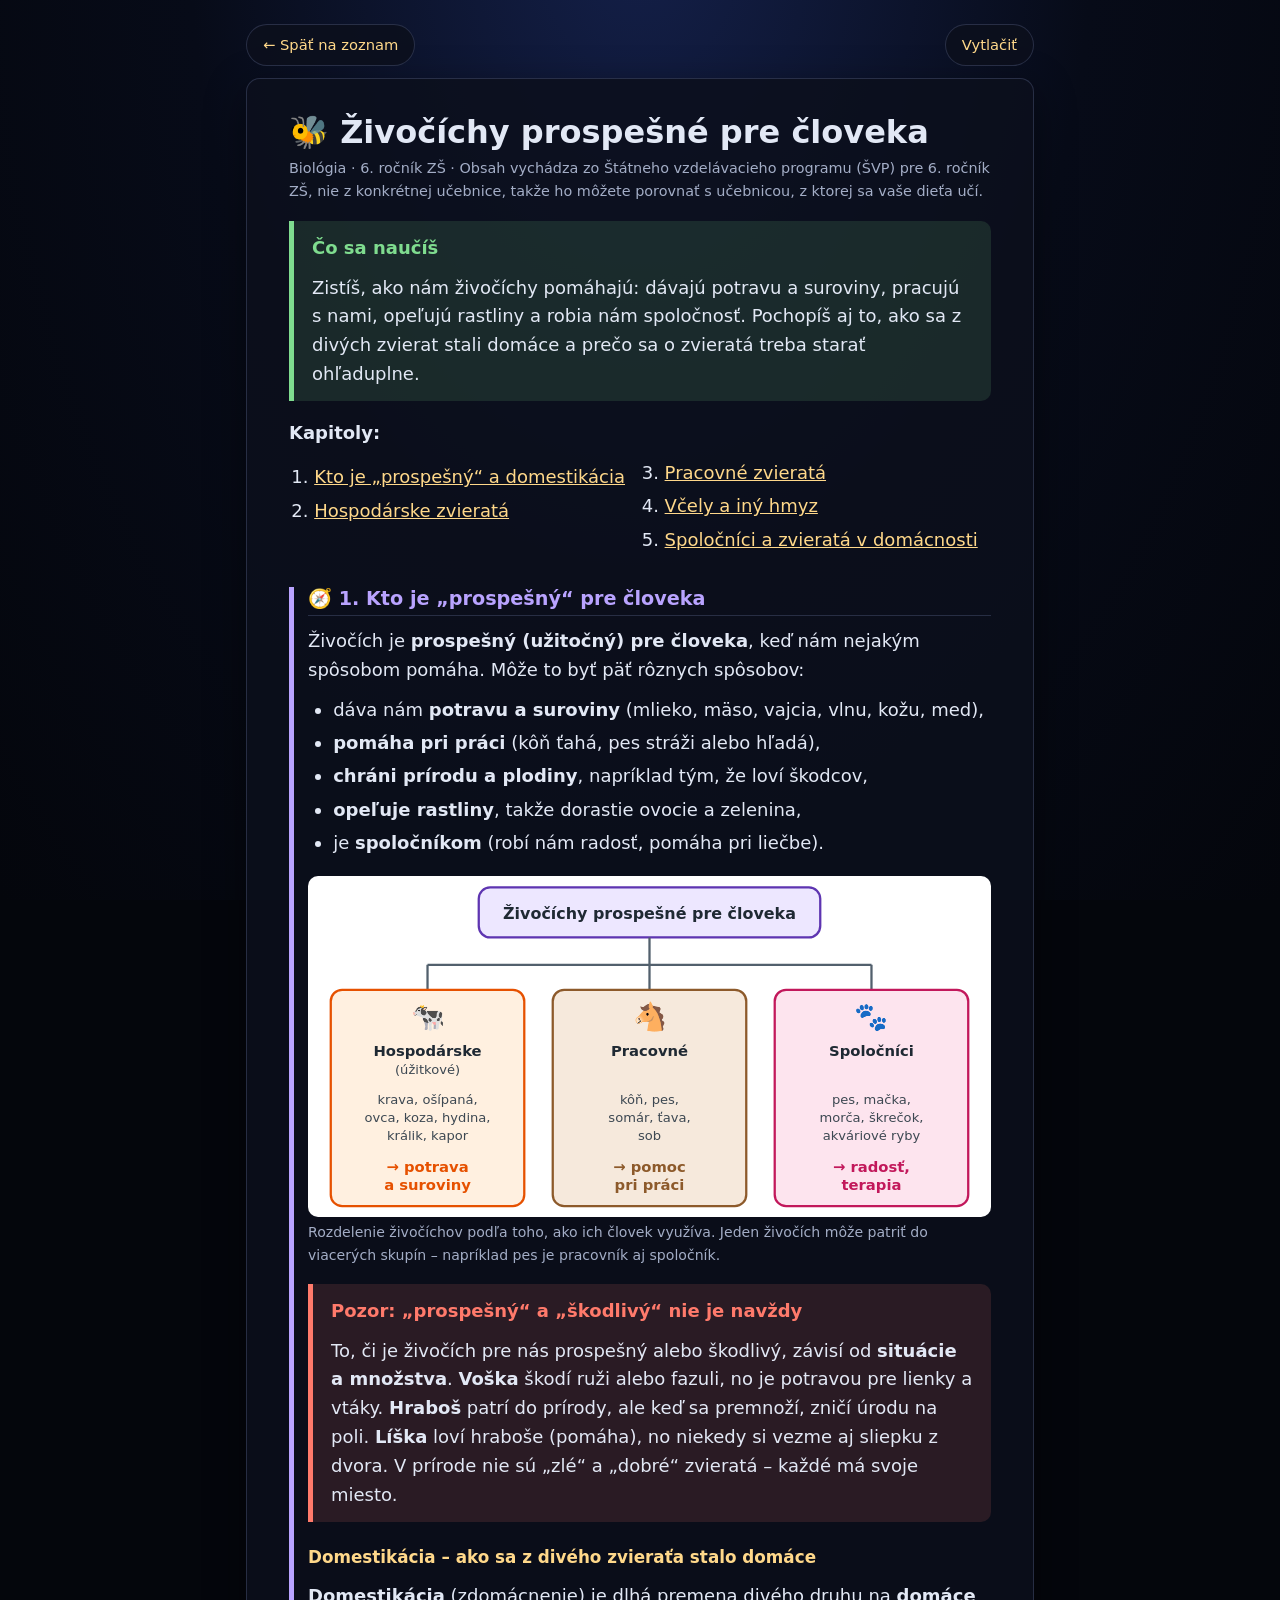
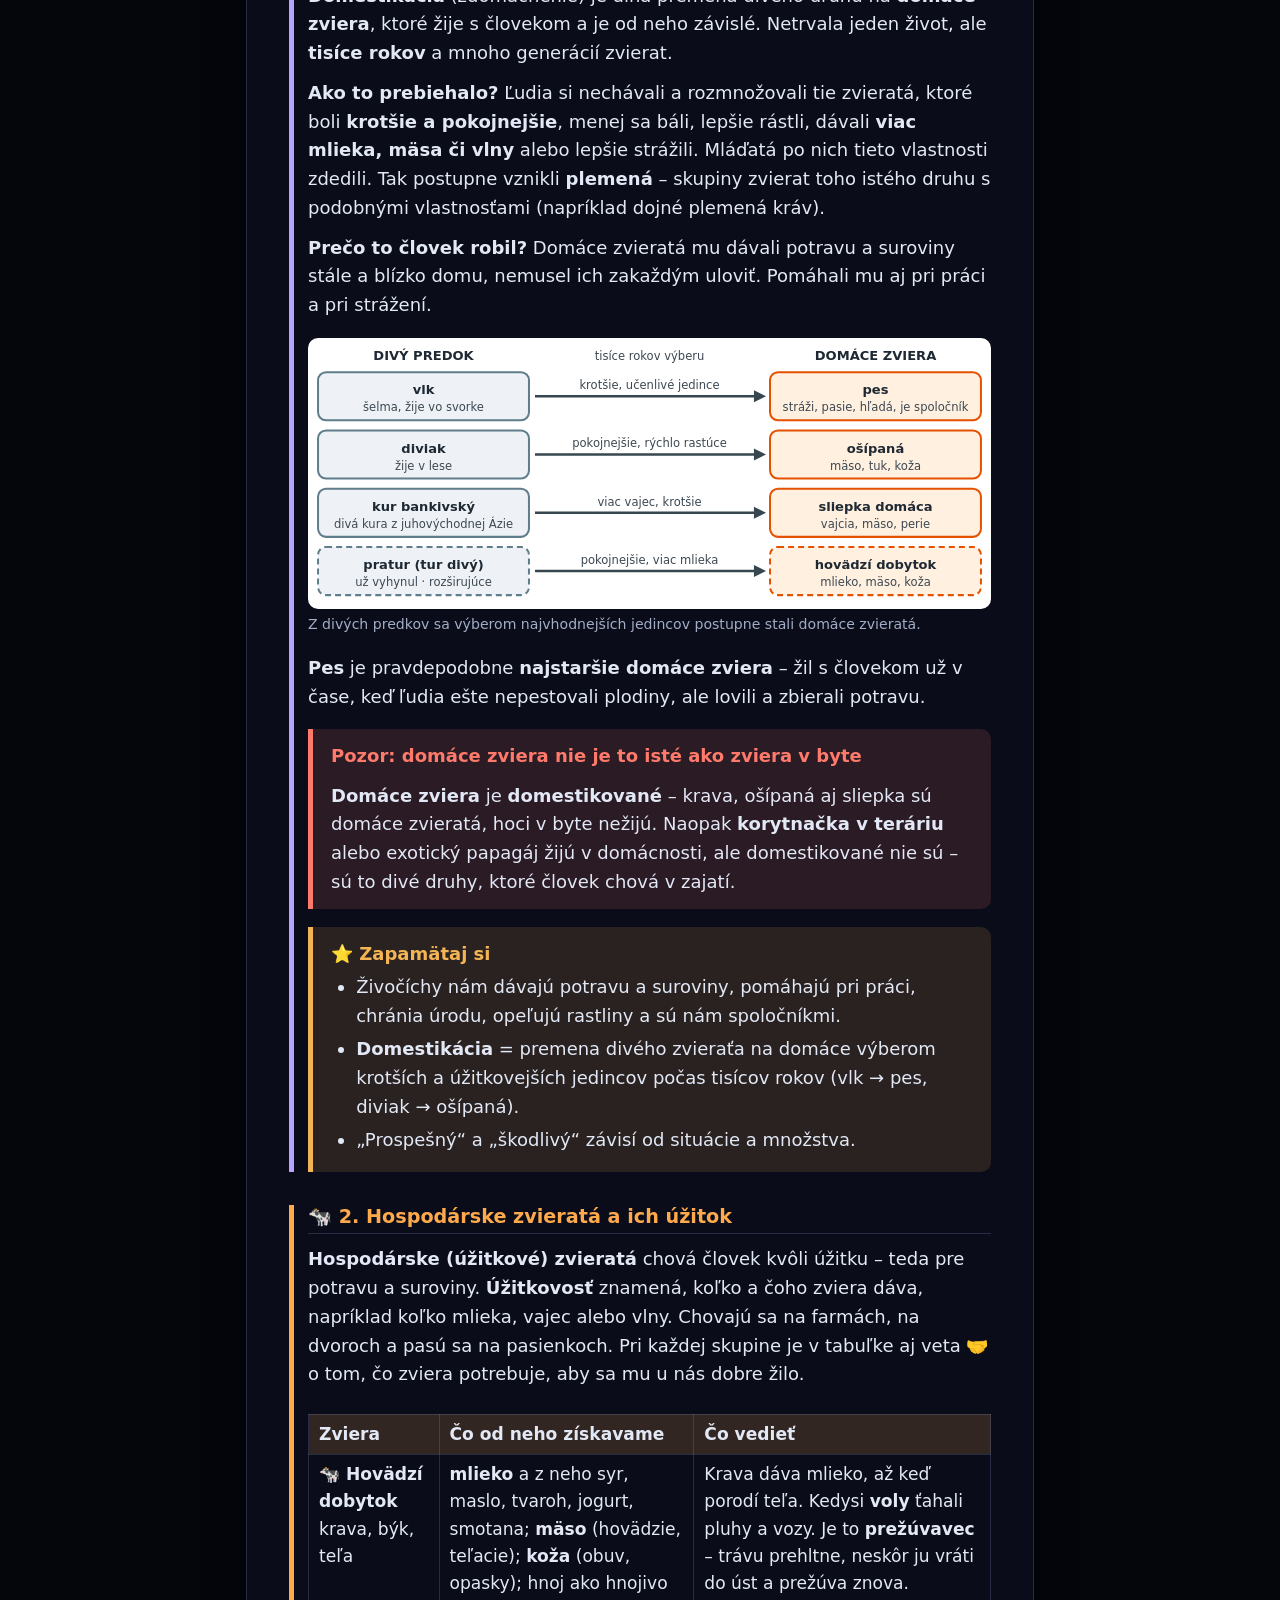
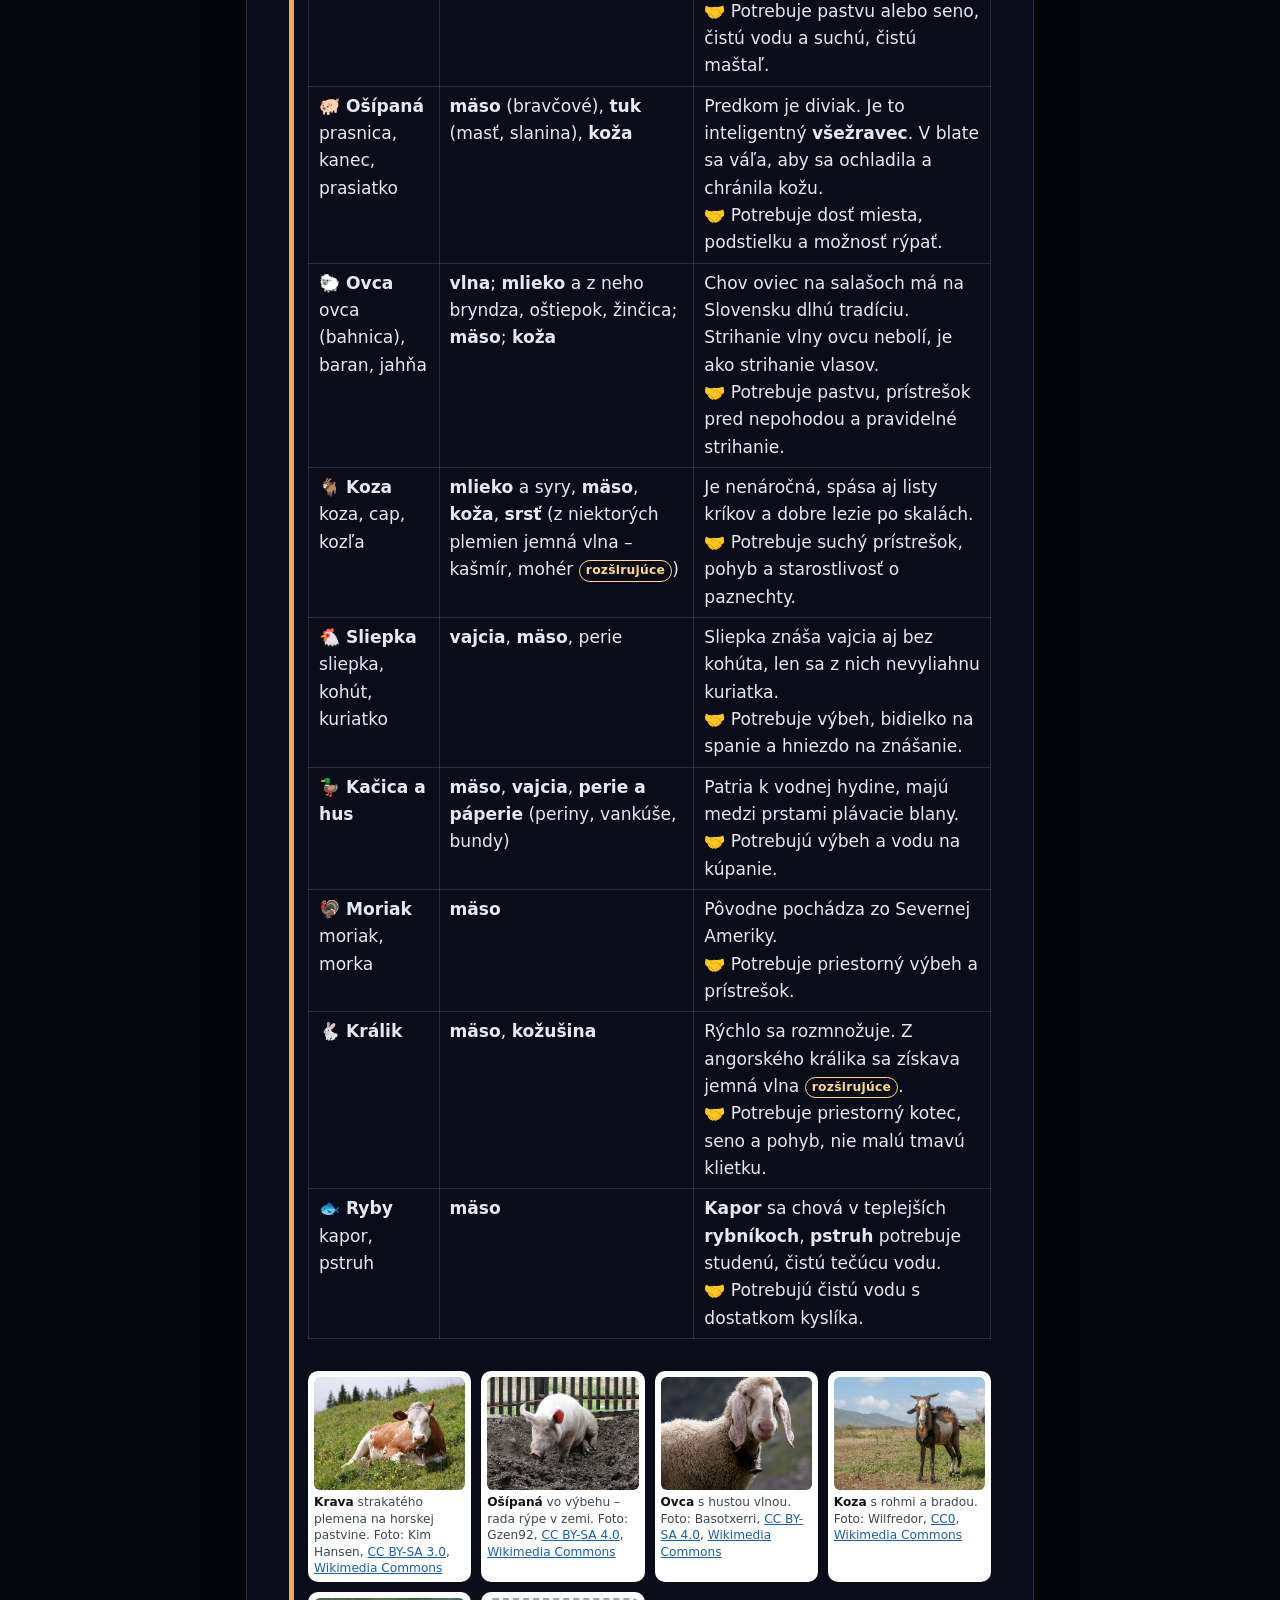
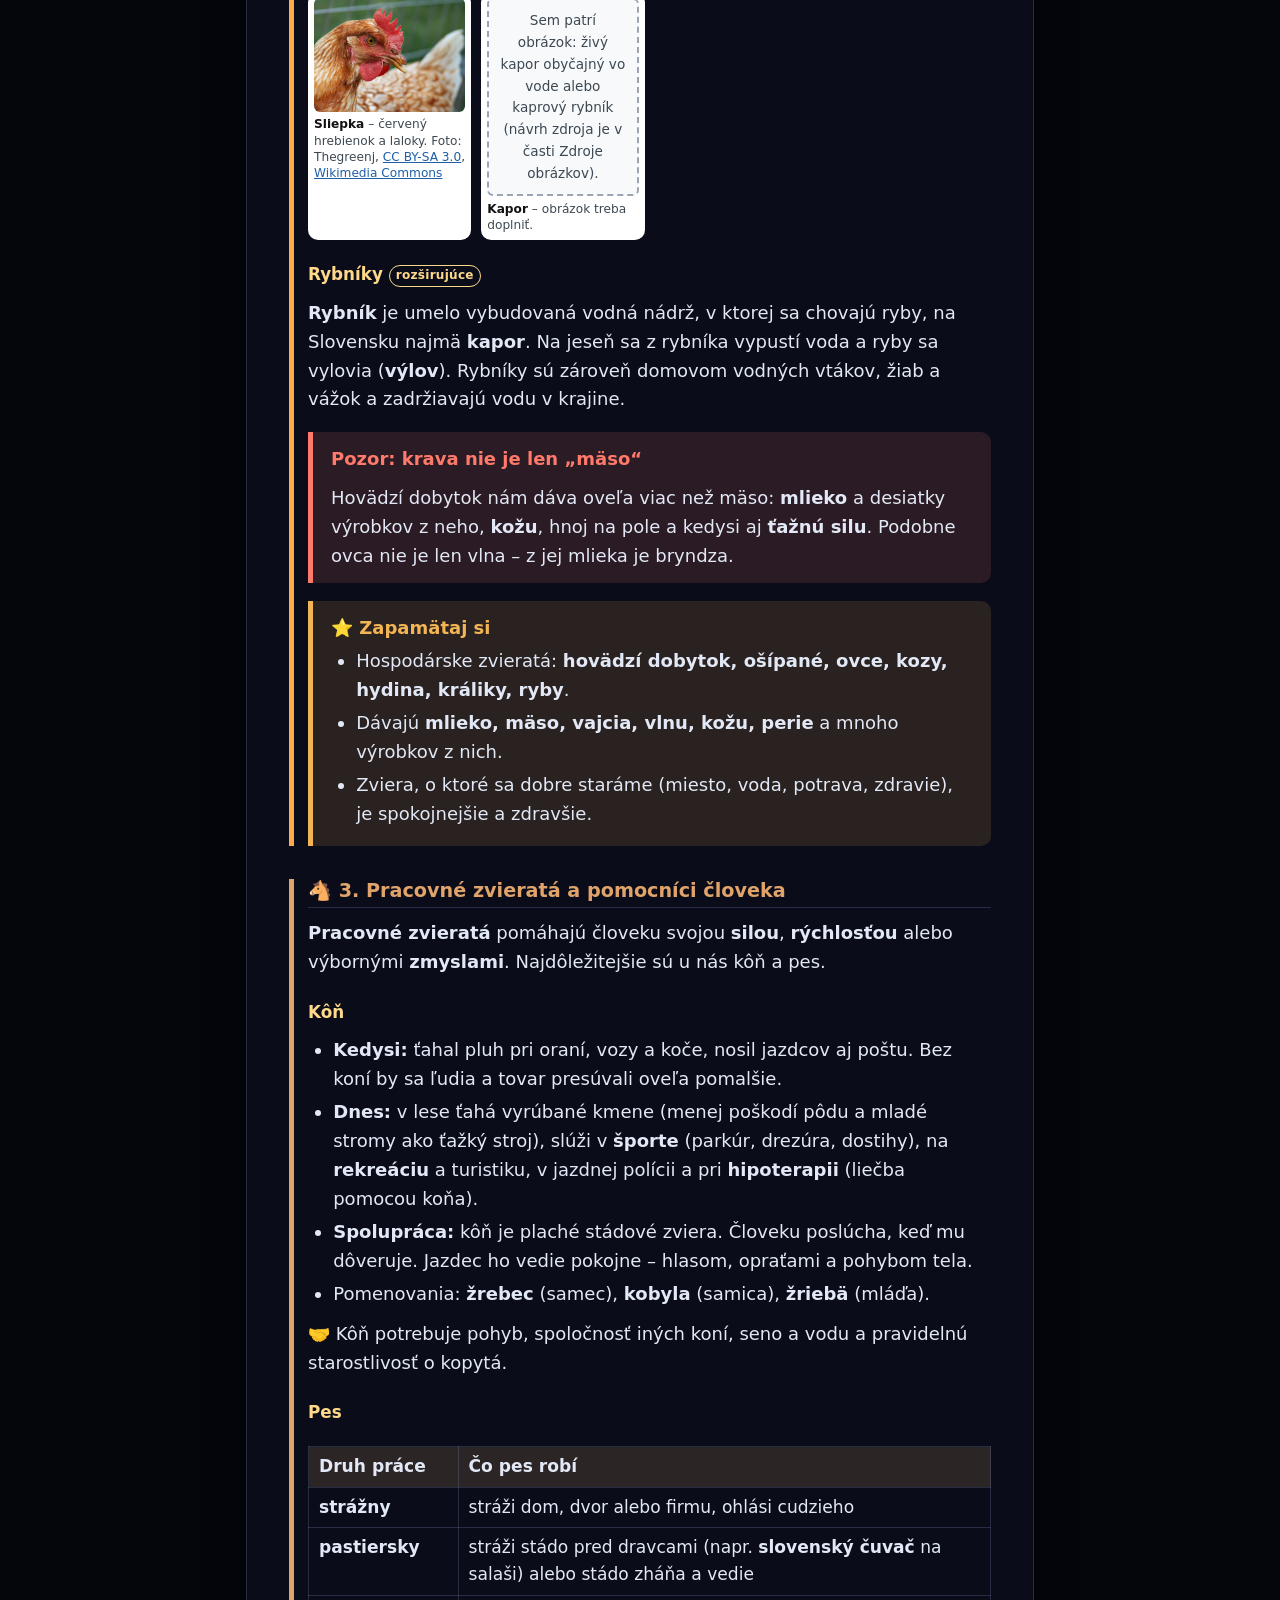
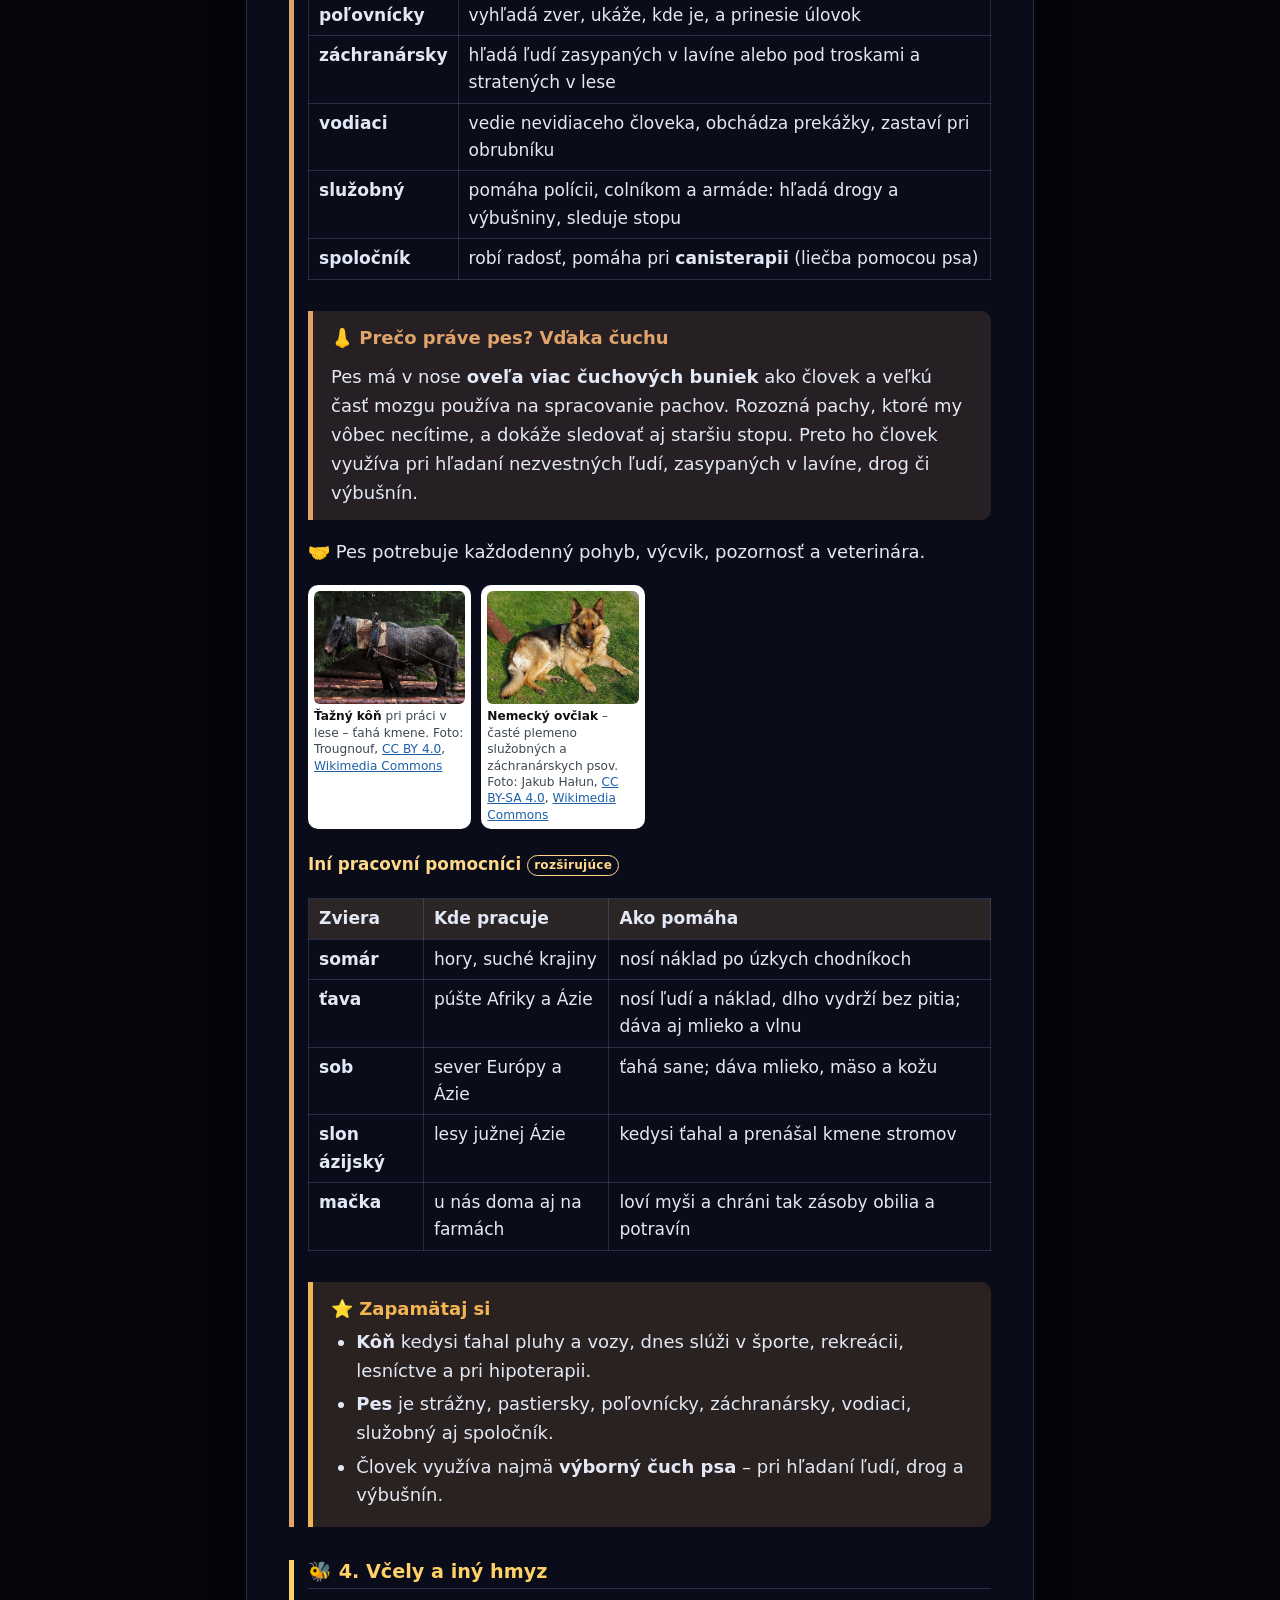
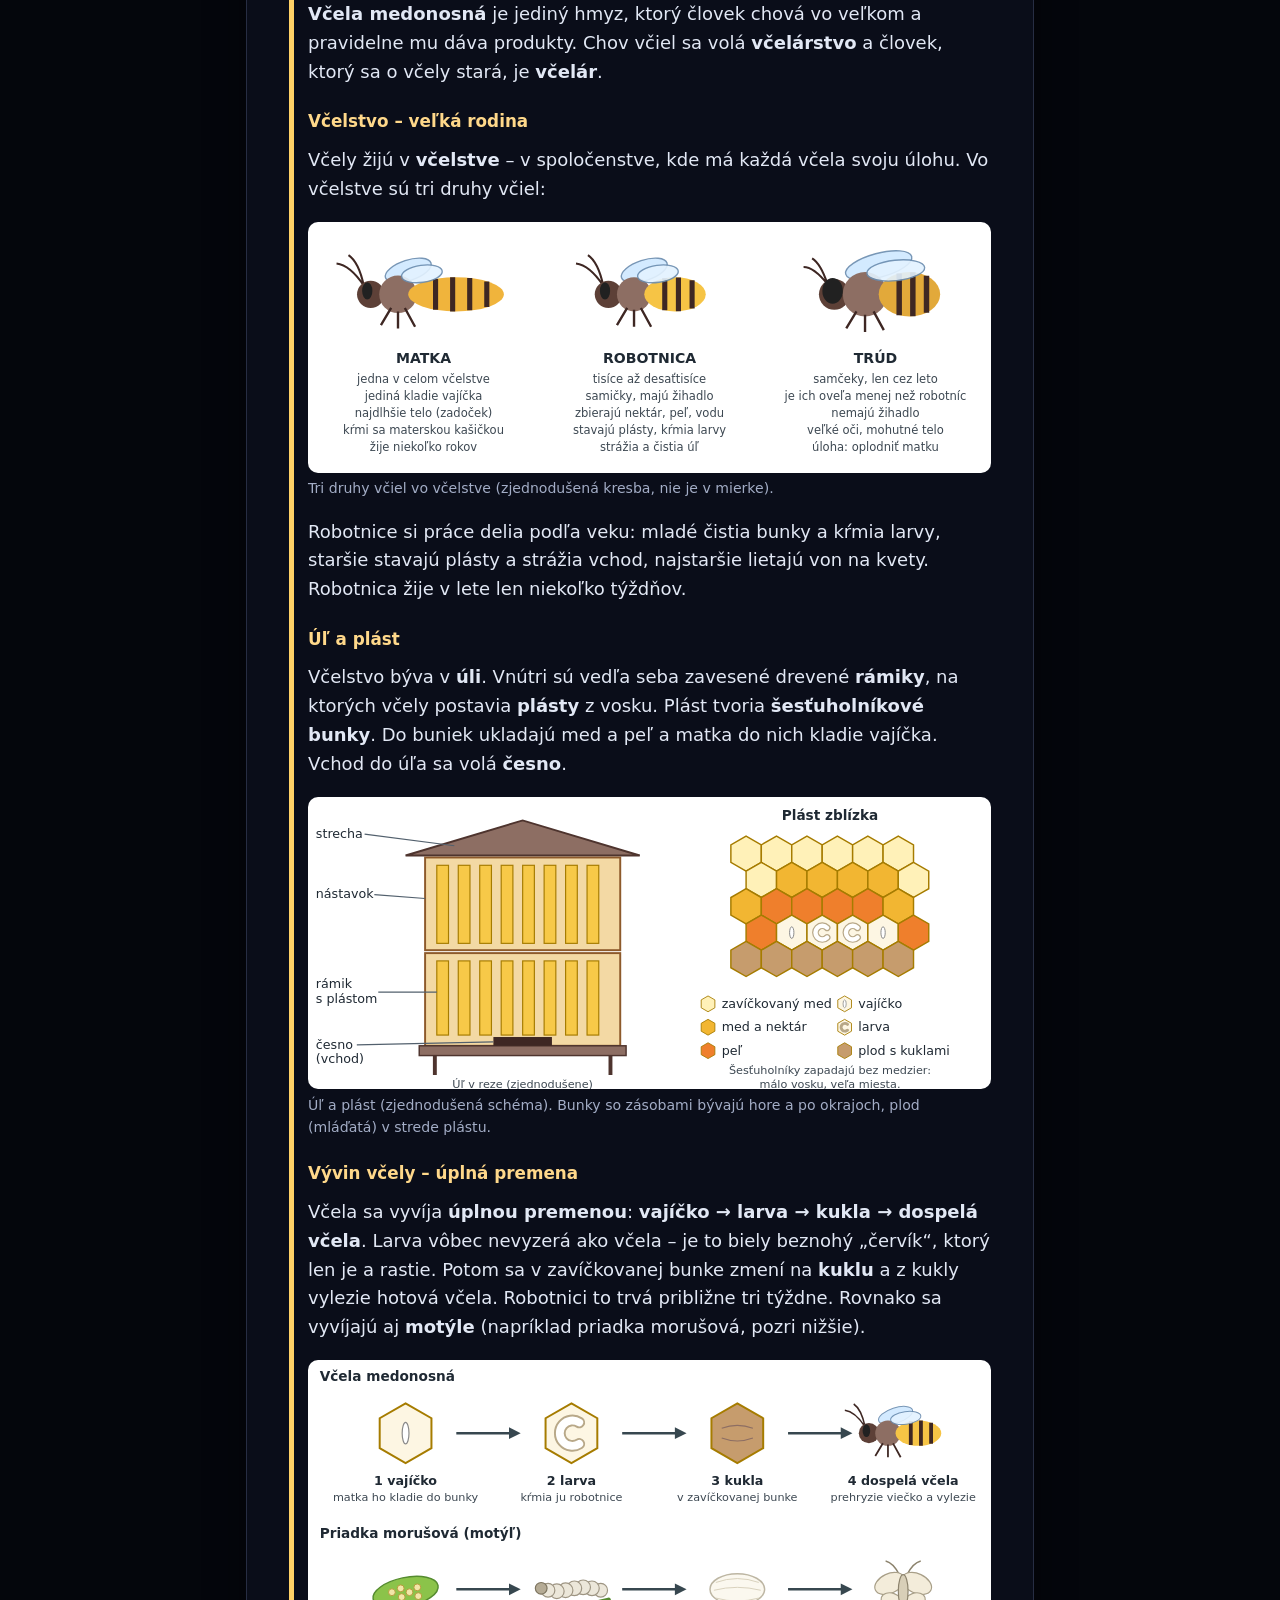
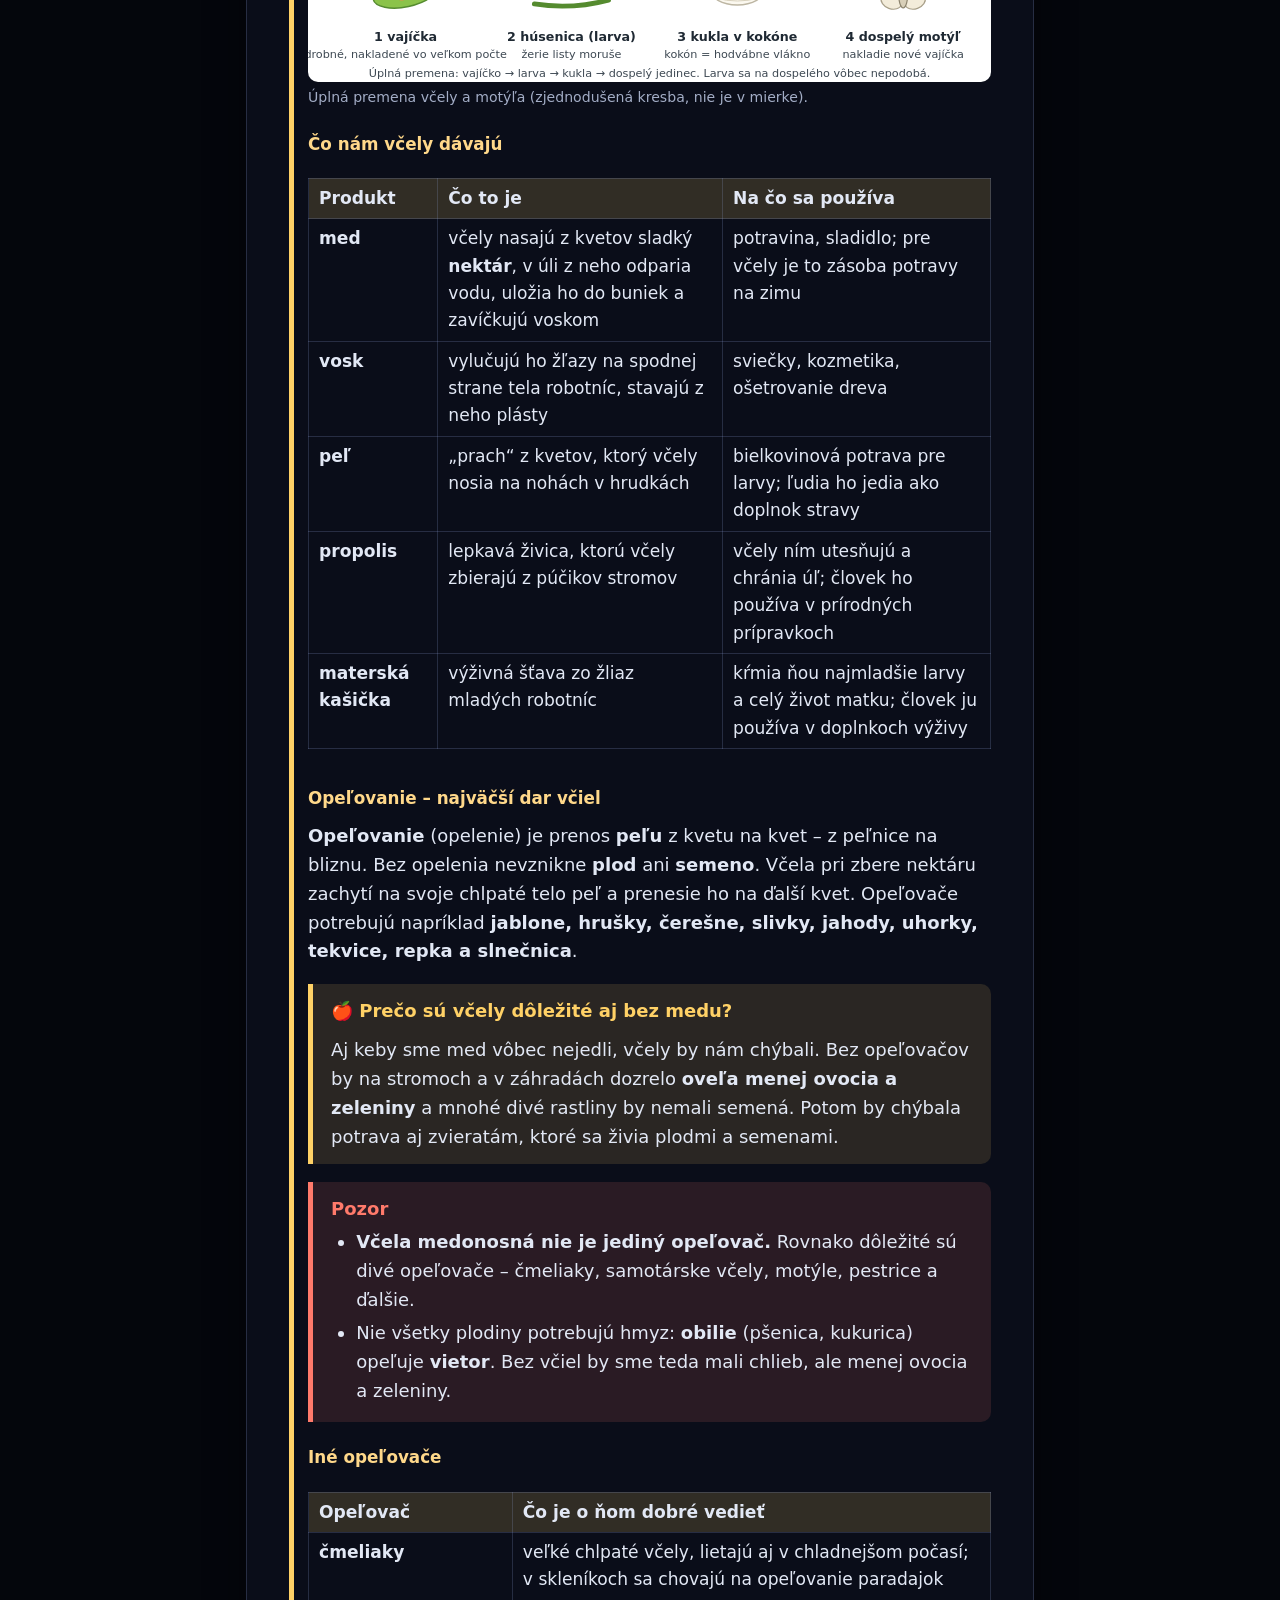
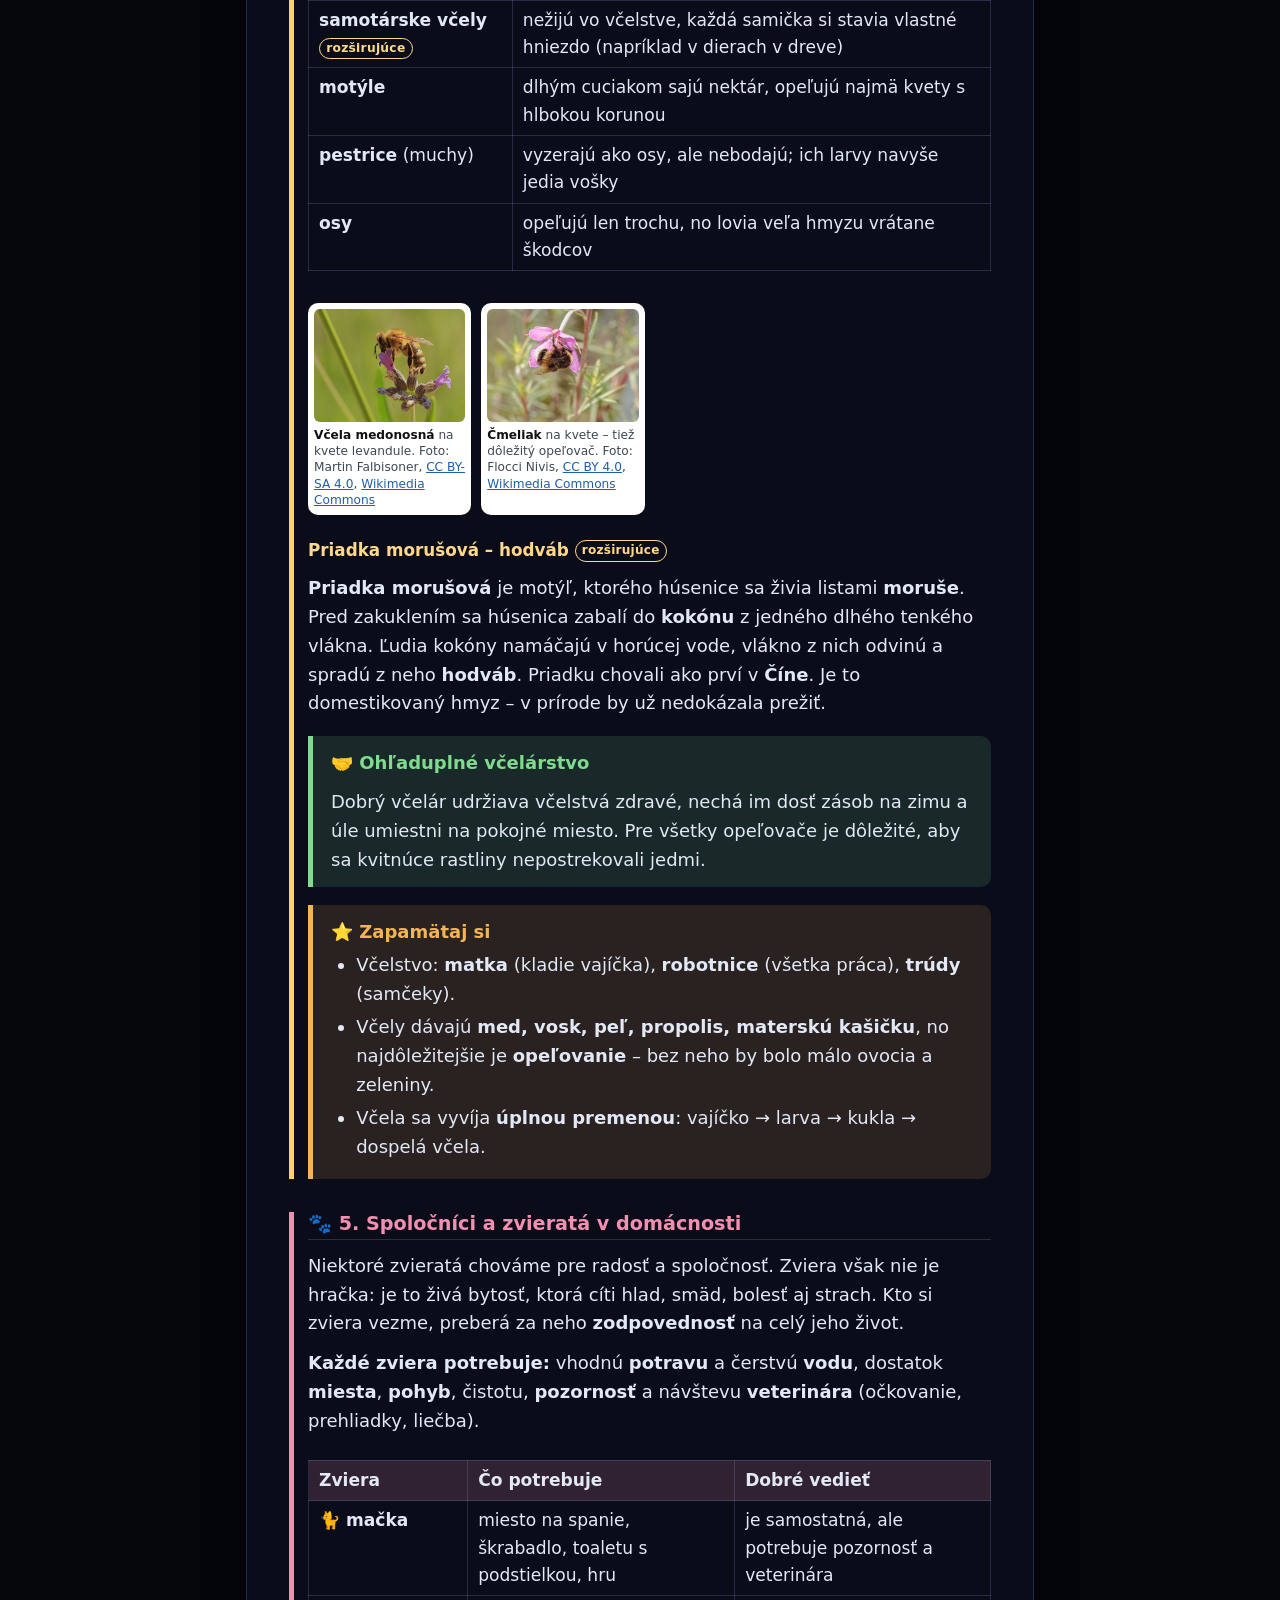
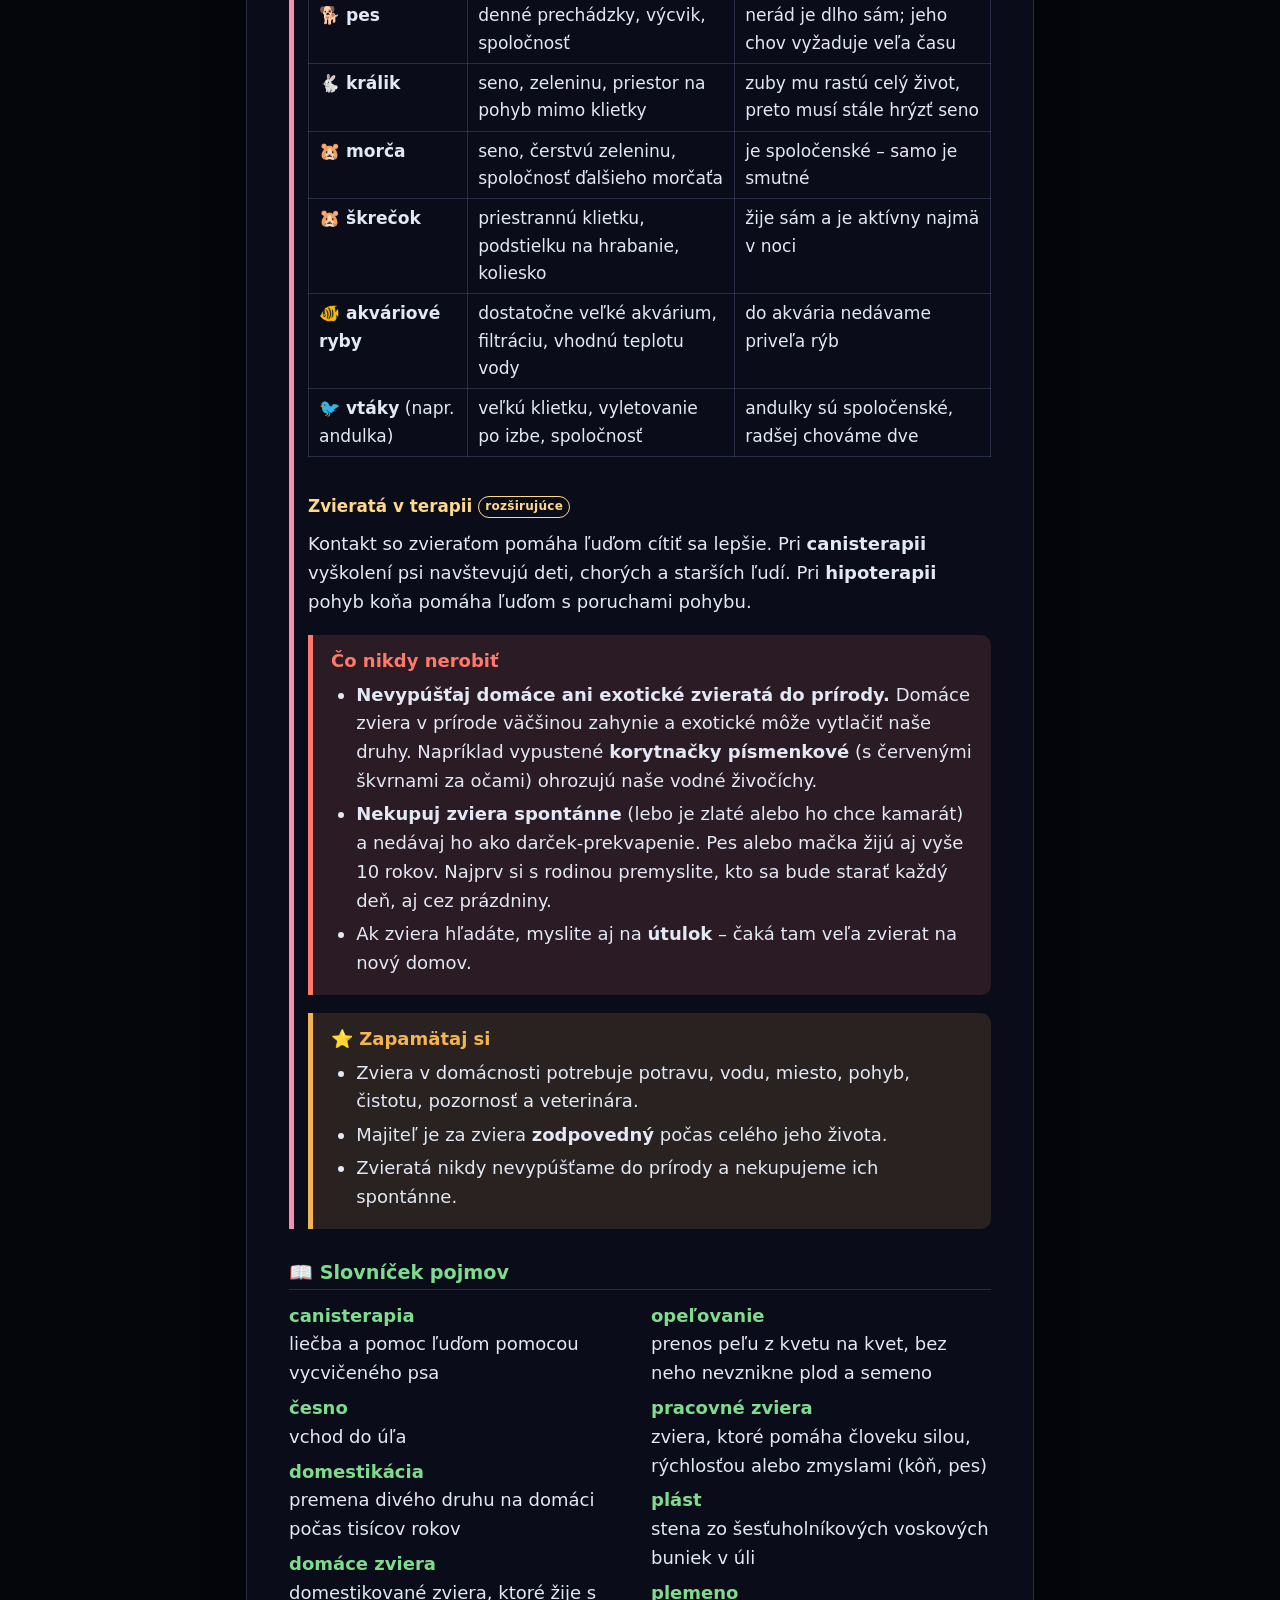
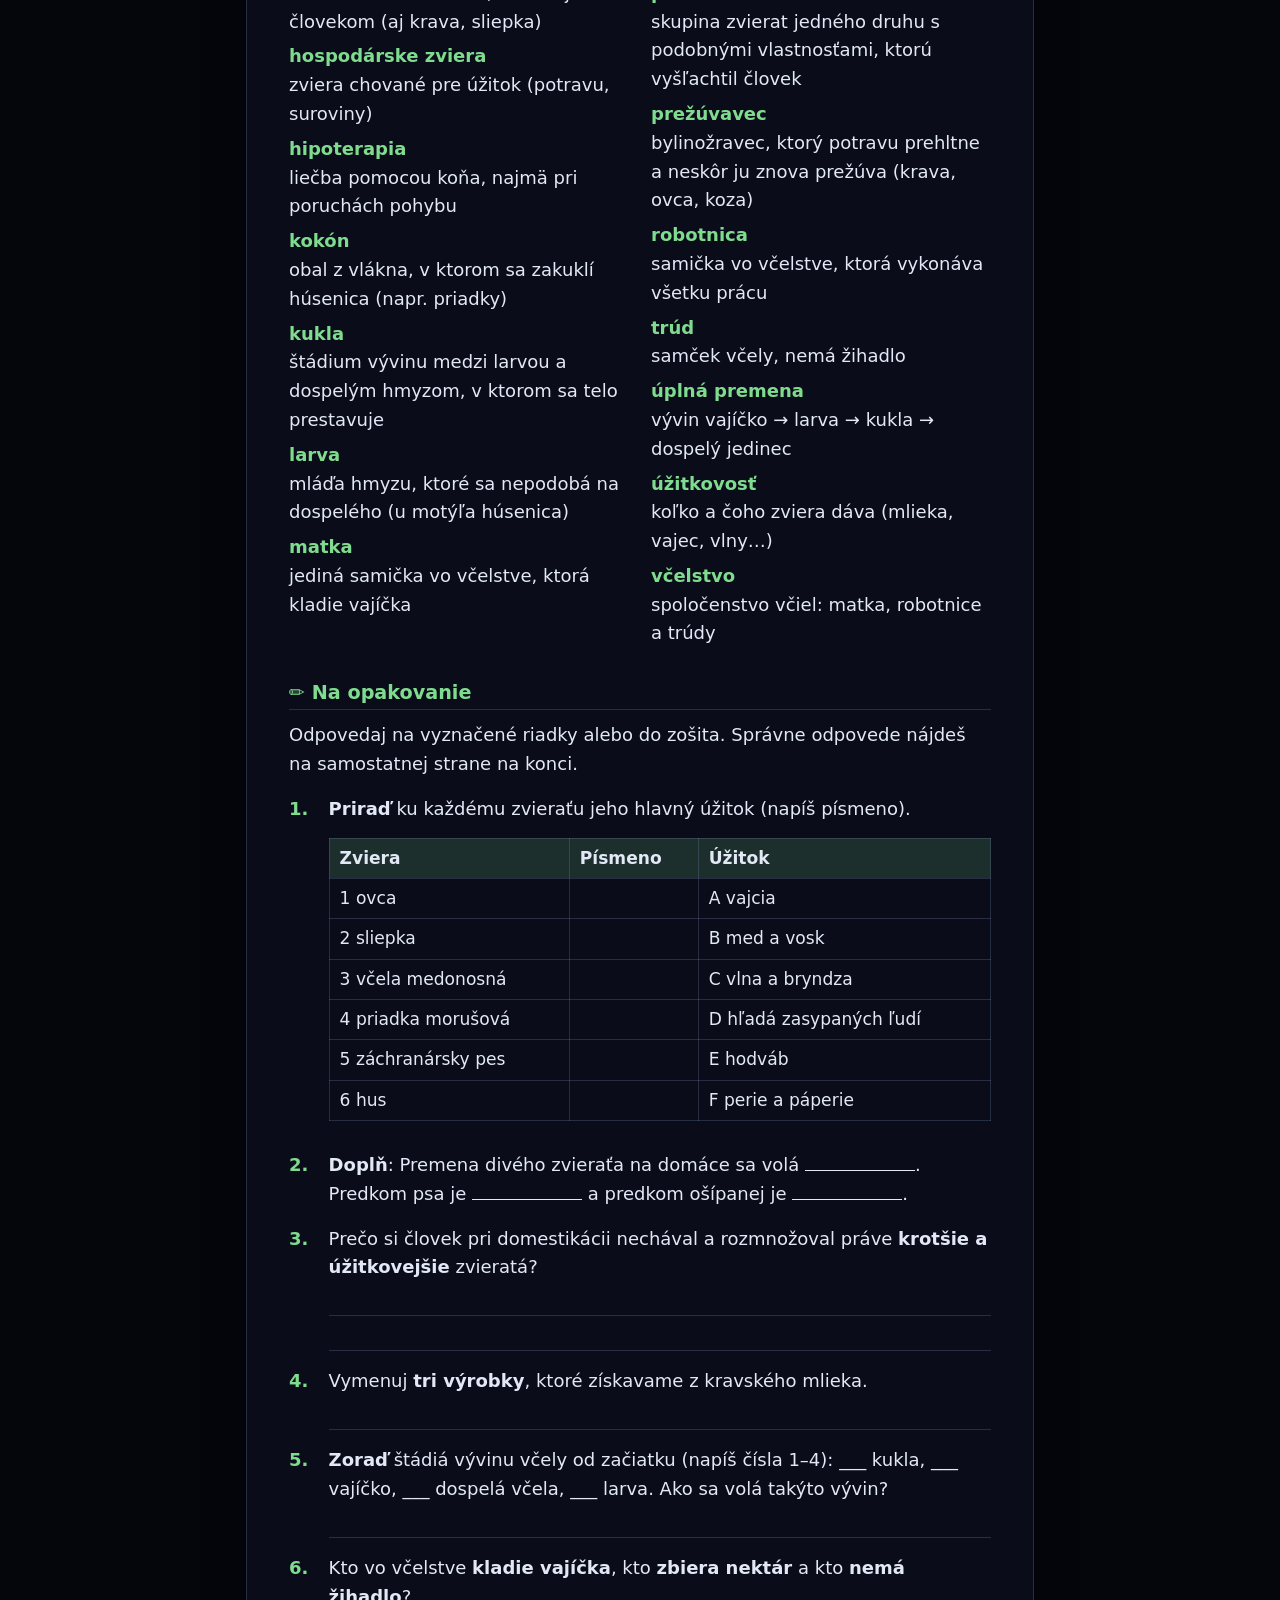
<file: biologia/6-rocnik/zivocichy-prospesne-pre-cloveka/index.html>
<!DOCTYPE html>
<html lang="sk">
<head>
<meta charset="utf-8">
<meta name="viewport" content="width=device-width, initial-scale=1">
<title>Živočíchy prospešné pre človeka</title>
<link rel="icon" href="../../../logo.png">
<link rel="stylesheet" href="../../../assets/styl.css">
<style>
/* doplnky k spoločnému štýlu: farby kapitol, fotky, schémy, slovníček */
.kap{--acc:var(--sc);border-left:5px solid var(--sc);padding-left:14px;margin:1.8em 0}
.kap>h2{color:var(--sc);border-bottom-color:var(--sc)}
#k1{--sc:#b9a3ff;--scp:#5e35b1}
#k2{--sc:#ffa94d;--scp:#e65100}
#k3{--sc:#e0a36a;--scp:#8d5a2b}
#k4{--sc:#ffd166;--scp:#a67c00}
#k7{--sc:#f48fb1;--scp:#c2185b}
.box.zlty{--c:var(--gold)}
.box.ja{--c:var(--green)}
.box ul{margin:.2em 0}
.ext{display:inline-block;font-size:.72em;font-weight:700;letter-spacing:.02em;color:var(--gold2);border:1px solid currentColor;border-radius:999px;padding:0 .5em;vertical-align:.1em;white-space:nowrap}
.obsah{columns:2;column-gap:24px;margin:.4em 0 0}
.obsah li{break-inside:avoid}
.fotky{display:grid;grid-template-columns:repeat(auto-fill,minmax(140px,1fr));gap:10px;margin:1em 0}
.foto{margin:0;background:#fff;color:#1f2933;border-radius:10px;padding:6px;text-align:left}
.foto img{display:block;width:100%;height:auto;aspect-ratio:4/3;object-fit:cover;border-radius:6px}
.foto figcaption{color:#3d4852;font-size:.76rem;line-height:1.35;margin-top:.35em}
.foto figcaption b{color:#111}
.foto a{color:#1f5fa8}
.chyba-obr{display:flex;align-items:center;justify-content:center;aspect-ratio:4/3;border:2px dashed #9aa5b1;border-radius:6px;padding:10px;text-align:center;color:#3d4852;font-size:.85rem;background:#f7f9fb}
.schema svg{display:block;width:100%;height:auto;background:#fff;border-radius:10px}
.schema figcaption{text-align:left}
svg text{font-family:system-ui,"Segoe UI",Roboto,Arial,sans-serif;font-size:13px;fill:#1f2933}
svg .t{font-weight:700}
svg .s{font-size:11.5px;fill:#3d4852}
svg .h{font-weight:700;font-size:14px}
svg .lead{stroke:#52606d;stroke-width:1.2;fill:none}
svg .sip{stroke:#37474f;stroke-width:2.5;fill:none}
svg .sipka{fill:#37474f}
dl.gloss{columns:2;column-gap:22px;margin:0}
dl.gloss div{break-inside:avoid;margin:0 0 6px}
dl.gloss dt{font-weight:700;color:var(--acc)}
dl.gloss dd{margin:0}
.line{display:inline-block;border-bottom:1.5px solid currentColor;min-width:110px}
.zdroje{font-size:.85rem;overflow-wrap:anywhere}
.zdroje li{margin:.35em 0}
@media (max-width:640px){
  .obsah,dl.gloss{columns:1}
  .schema{overflow-x:auto}
  .schema svg{min-width:600px}
}
@media print{
  /* tlač: biely papier, čierny text; farba len v tenkých okrajoch a výplniach schém */
  .kap{--acc:var(--scp);border-left:3px solid var(--scp);padding-left:10px;margin:.9em 0}
  .kap>h2{color:var(--text);border-bottom:2px solid var(--scp)}
  body{font-size:9.5pt;line-height:1.35;color:#000}
  article.vytah{color:#000}
  article.vytah h1{font-size:17pt}
  article.vytah h2{font-size:12.5pt;margin:.9em 0 .4em}
  article.vytah h3{font-size:10.5pt;margin:.6em 0 .25em}
  p{margin:.3em 0} li{margin:.1em 0} ul,ol{margin:.3em 0}
  .box{background:#fff !important;border:1px solid #c5cddd;border-left:4px solid var(--c);margin:.45em 0;padding:.35em .7em;border-radius:0}
  .box.zlty{border-left-color:#a67c00}
  .box.pozor{border-left-color:#c62828}
  .box.ja,.box.ok{border-left-color:#2e7d32}
  .box-nazov{color:#000}
  th{background:#eef0f3 !important}
  th,td{padding:3px 6px;border-color:#9aa5b1}
  table{font-size:8.8pt;margin:.4em 0}
  .ext{color:#000;border-color:#666}
  .fotky{grid-template-columns:repeat(4,1fr);gap:6px;margin:.5em 0}
  .foto{border:1px solid #c5cddd;border-radius:4px;padding:3px}
  .foto img{aspect-ratio:3/2}
  .foto figcaption{font-size:7pt;color:#222}
  .foto a{color:#000}
  .chyba-obr{aspect-ratio:3/2;font-size:8pt}
  .schema{margin:.45em 0}
  .schema svg{max-height:68mm;width:auto;max-width:100%;margin:0 auto;border:1px solid #c5cddd;border-radius:0}
  .schema figcaption{font-size:8pt;color:#222}
  /* dlhé tabuľky sa smú lámať medzi riadkami, nie vnútri riadka */
  table,.fotky{break-inside:auto}
  tr:first-child{break-after:avoid}
  .foto,.schema,.box,tr{break-inside:avoid}
  dl.gloss{font-size:8.8pt}
  dl.gloss div{margin:0 0 3px}
  dl.gloss dt{color:#000}
  .ulohy>li{margin:.5em 0}
  .riadok{height:1.5em}
  .zdroje{font-size:7.5pt}
  .pata{margin-top:1em;color:#222}
}
</style>
</head>
<body data-oblast="biologia">
<div class="sheet">

<div class="toolbar noprint">
  <a href="../">← Späť na zoznam</a>
  <button type="button" onclick="window.print()">Vytlačiť</button>
</div>

<article class="vytah">

<h1>🐝 Živočíchy prospešné pre človeka</h1>
<p class="meta">Biológia · 6. ročník ZŠ · Obsah vychádza zo Štátneho vzdelávacieho programu (ŠVP) pre 6. ročník ZŠ, nie z konkrétnej učebnice, takže ho môžete porovnať s učebnicou, z ktorej sa vaše dieťa učí.</p>

<div class="box">
  <span class="box-nazov">Čo sa naučíš</span>
  <p>Zistíš, ako nám živočíchy pomáhajú: dávajú potravu a suroviny, pracujú s nami, opeľujú rastliny a robia nám spoločnosť. Pochopíš aj to, ako sa z divých zvierat stali domáce a prečo sa o zvieratá treba starať ohľaduplne.</p>
</div>

<p><b>Kapitoly:</b></p>
<ol class="obsah">
  <li><a href="#k1">Kto je „prospešný“ a domestikácia</a></li>
  <li><a href="#k2">Hospodárske zvieratá</a></li>
  <li><a href="#k3">Pracovné zvieratá</a></li>
  <li><a href="#k4">Včely a iný hmyz</a></li>
  <li><a href="#k7">Spoločníci a zvieratá v domácnosti</a></li>
</ol>

<!-- ============ 1. ÚVOD ============ -->
<section class="kap" id="k1">
<h2>🧭 1. Kto je „prospešný“ pre človeka</h2>
<p>Živočích je <b>prospešný (užitočný) pre človeka</b>, keď nám nejakým spôsobom pomáha. Môže to byť päť rôznych spôsobov:</p>
<ul>
  <li>dáva nám <b>potravu a suroviny</b> (mlieko, mäso, vajcia, vlnu, kožu, med),</li>
  <li><b>pomáha pri práci</b> (kôň ťahá, pes stráži alebo hľadá),</li>
  <li><b>chráni prírodu a plodiny</b>, napríklad tým, že loví škodcov,</li>
  <li><b>opeľuje rastliny</b>, takže dorastie ovocie a zelenina,</li>
  <li>je <b>spoločníkom</b> (robí nám radosť, pomáha pri liečbe).</li>
</ul>

<figure class="schema">
<svg viewBox="0 0 600 300" role="img" aria-label="Schéma rozdelenia živočíchov podľa využitia. Hore: Živočíchy prospešné pre človeka. Pod tým tri skupiny: hospodárske (úžitkové) zvieratá, napríklad krava, ošípaná, ovca, koza, hydina, králik, kapor, dávajú potravu a suroviny; pracovné zvieratá, napríklad kôň, pes, somár, ťava, sob, pomáhajú pri práci; spoločníci, napríklad pes, mačka, morča, škrečok, akváriové ryby, robia radosť a pomáhajú pri terapii.">
  <rect x="150" y="10" width="300" height="44" rx="10" fill="#ede7ff" stroke="#5e35b1" stroke-width="2"/>
  <text x="300" y="38" text-anchor="middle" class="h">Živočíchy prospešné pre človeka</text>
  <g stroke="#52606d" stroke-width="2" fill="none">
    <line x1="300" y1="54" x2="300" y2="78"/><line x1="105" y1="78" x2="495" y2="78"/>
    <line x1="105" y1="78" x2="105" y2="100"/><line x1="300" y1="78" x2="300" y2="100"/><line x1="495" y1="78" x2="495" y2="100"/>
  </g>
  <rect x="20" y="100" width="170" height="190" rx="10" fill="#fff0e0" stroke="#e65100" stroke-width="2"/>
  <rect x="215" y="100" width="170" height="190" rx="10" fill="#f6e9dc" stroke="#8d5a2b" stroke-width="2"/>
  <rect x="410" y="100" width="170" height="190" rx="10" fill="#fde4ee" stroke="#c2185b" stroke-width="2"/>
  <g text-anchor="middle">
    <text x="105" y="132" style="font-size:24px">🐄</text>
    <text x="105" y="158" class="t">Hospodárske</text><text x="105" y="174" class="s">(úžitkové)</text>
    <text x="105" y="200" class="s">krava, ošípaná,</text><text x="105" y="216" class="s">ovca, koza, hydina,</text><text x="105" y="232" class="s">králik, kapor</text>
    <text x="105" y="260" class="t" style="fill:#e65100">→ potrava</text><text x="105" y="276" class="t" style="fill:#e65100">a suroviny</text>

    <text x="300" y="132" style="font-size:24px">🐴</text>
    <text x="300" y="158" class="t">Pracovné</text>
    <text x="300" y="200" class="s">kôň, pes,</text><text x="300" y="216" class="s">somár, ťava,</text><text x="300" y="232" class="s">sob</text>
    <text x="300" y="260" class="t" style="fill:#8d5a2b">→ pomoc</text><text x="300" y="276" class="t" style="fill:#8d5a2b">pri práci</text>

    <text x="495" y="132" style="font-size:24px">🐾</text>
    <text x="495" y="158" class="t">Spoločníci</text>
    <text x="495" y="200" class="s">pes, mačka,</text><text x="495" y="216" class="s">morča, škrečok,</text><text x="495" y="232" class="s">akváriové ryby</text>
    <text x="495" y="260" class="t" style="fill:#c2185b">→ radosť,</text><text x="495" y="276" class="t" style="fill:#c2185b">terapia</text>
  </g>
</svg>
<figcaption>Rozdelenie živočíchov podľa toho, ako ich človek využíva. Jeden živočích môže patriť do viacerých skupín – napríklad pes je pracovník aj spoločník.</figcaption>
</figure>

<div class="box pozor">
  <span class="box-nazov">Pozor: „prospešný“ a „škodlivý“ nie je navždy</span>
  <p>To, či je živočích pre nás prospešný alebo škodlivý, závisí od <b>situácie a množstva</b>. <b>Voška</b> škodí ruži alebo fazuli, no je potravou pre lienky a vtáky. <b>Hraboš</b> patrí do prírody, ale keď sa premnoží, zničí úrodu na poli. <b>Líška</b> loví hraboše (pomáha), no niekedy si vezme aj sliepku z dvora. V prírode nie sú „zlé“ a „dobré“ zvieratá – každé má svoje miesto.</p>
</div>

<h3>Domestikácia – ako sa z divého zvieraťa stalo domáce</h3>
<p><b>Domestikácia</b> (zdomácnenie) je dlhá premena divého druhu na <b>domáce zviera</b>, ktoré žije s človekom a je od neho závislé. Netrvala jeden život, ale <b>tisíce rokov</b> a mnoho generácií zvierat.</p>
<p><b>Ako to prebiehalo?</b> Ľudia si nechávali a rozmnožovali tie zvieratá, ktoré boli <b>krotšie a pokojnejšie</b>, menej sa báli, lepšie rástli, dávali <b>viac mlieka, mäsa či vlny</b> alebo lepšie strážili. Mláďatá po nich tieto vlastnosti zdedili. Tak postupne vznikli <b>plemená</b> – skupiny zvierat toho istého druhu s podobnými vlastnosťami (napríklad dojné plemená kráv).</p>
<p><b>Prečo to človek robil?</b> Domáce zvieratá mu dávali potravu a suroviny stále a blízko domu, nemusel ich zakaždým uloviť. Pomáhali mu aj pri práci a pri strážení.</p>

<figure class="schema">
<svg viewBox="0 0 680 270" role="img" aria-label="Schéma domestikácie: vľavo divý predok, vpravo domáce zviera, medzi nimi šípka – tisíce rokov výberu. Vlk sa zmenil na psa, diviak na ošípanú, kur bankivský z juhovýchodnej Ázie na sliepku domácu a vyhynutý pratur na hovädzí dobytok (rozširujúce).">
  <g text-anchor="middle">
    <text x="115" y="22" class="t">DIVÝ PREDOK</text>
    <text x="340" y="22" class="s">tisíce rokov výberu</text>
    <text x="565" y="22" class="t">DOMÁCE ZVIERA</text>
  </g>
  <g stroke-width="2">
    <rect x="10" y="34" width="210" height="48" rx="8" fill="#eef2f7" stroke="#607d8b"/>
    <rect x="10" y="92" width="210" height="48" rx="8" fill="#eef2f7" stroke="#607d8b"/>
    <rect x="10" y="150" width="210" height="48" rx="8" fill="#eef2f7" stroke="#607d8b"/>
    <rect x="10" y="208" width="210" height="48" rx="8" fill="#eef2f7" stroke="#607d8b" stroke-dasharray="6 4"/>
    <rect x="460" y="34" width="210" height="48" rx="8" fill="#fff0e0" stroke="#e65100"/>
    <rect x="460" y="92" width="210" height="48" rx="8" fill="#fff0e0" stroke="#e65100"/>
    <rect x="460" y="150" width="210" height="48" rx="8" fill="#fff0e0" stroke="#e65100"/>
    <rect x="460" y="208" width="210" height="48" rx="8" fill="#fff0e0" stroke="#e65100" stroke-dasharray="6 4"/>
  </g>
  <g class="sip">
    <line x1="226" y1="58" x2="446" y2="58"/><line x1="226" y1="116" x2="446" y2="116"/><line x1="226" y1="174" x2="446" y2="174"/><line x1="226" y1="232" x2="446" y2="232"/>
  </g>
  <g class="sipka">
    <polygon points="456,58 444,52 444,64"/><polygon points="456,116 444,110 444,122"/><polygon points="456,174 444,168 444,180"/><polygon points="456,232 444,226 444,238"/>
  </g>
  <g text-anchor="middle">
    <text x="115" y="56" class="t">vlk</text><text x="115" y="73" class="s">šelma, žije vo svorke</text>
    <text x="115" y="114" class="t">diviak</text><text x="115" y="131" class="s">žije v lese</text>
    <text x="115" y="172" class="t">kur bankivský</text><text x="115" y="189" class="s">divá kura z juhovýchodnej Ázie</text>
    <text x="115" y="230" class="t">pratur (tur divý)</text><text x="115" y="247" class="s">už vyhynul · rozširujúce</text>
    <text x="565" y="56" class="t">pes</text><text x="565" y="73" class="s">stráži, pasie, hľadá, je spoločník</text>
    <text x="565" y="114" class="t">ošípaná</text><text x="565" y="131" class="s">mäso, tuk, koža</text>
    <text x="565" y="172" class="t">sliepka domáca</text><text x="565" y="189" class="s">vajcia, mäso, perie</text>
    <text x="565" y="230" class="t">hovädzí dobytok</text><text x="565" y="247" class="s">mlieko, mäso, koža</text>
    <text x="340" y="51" class="s">krotšie, učenlivé jedince</text>
    <text x="340" y="109" class="s">pokojnejšie, rýchlo rastúce</text>
    <text x="340" y="167" class="s">viac vajec, krotšie</text>
    <text x="340" y="225" class="s">pokojnejšie, viac mlieka</text>
  </g>
</svg>
<figcaption>Z divých predkov sa výberom najvhodnejších jedincov postupne stali domáce zvieratá.</figcaption>
</figure>

<p><b>Pes</b> je pravdepodobne <b>najstaršie domáce zviera</b> – žil s človekom už v čase, keď ľudia ešte nepestovali plodiny, ale lovili a zbierali potravu.</p>

<div class="box pozor">
  <span class="box-nazov">Pozor: domáce zviera nie je to isté ako zviera v byte</span>
  <p><b>Domáce zviera</b> je <b>domestikované</b> – krava, ošípaná aj sliepka sú domáce zvieratá, hoci v byte nežijú. Naopak <b>korytnačka v teráriu</b> alebo exotický papagáj žijú v domácnosti, ale domestikované nie sú – sú to divé druhy, ktoré človek chová v zajatí.</p>
</div>

<div class="box zlty">
  <span class="box-nazov">⭐ Zapamätaj si</span>
  <ul>
    <li>Živočíchy nám dávajú potravu a suroviny, pomáhajú pri práci, chránia úrodu, opeľujú rastliny a sú nám spoločníkmi.</li>
    <li><b>Domestikácia</b> = premena divého zvieraťa na domáce výberom krotších a úžitkovejších jedincov počas tisícov rokov (vlk → pes, diviak → ošípaná).</li>
    <li>„Prospešný“ a „škodlivý“ závisí od situácie a množstva.</li>
  </ul>
</div>
</section>

<!-- ============ 2. HOSPODÁRSKE ============ -->
<section class="kap" id="k2">
<h2>🐄 2. Hospodárske zvieratá a ich úžitok</h2>
<p><b>Hospodárske (úžitkové) zvieratá</b> chová človek kvôli úžitku – teda pre potravu a suroviny. <b>Úžitkovosť</b> znamená, koľko a čoho zviera dáva, napríklad koľko mlieka, vajec alebo vlny. Chovajú sa na farmách, na dvoroch a pasú sa na pasienkoch. Pri každej skupine je v tabuľke aj veta 🤝 o tom, čo zviera potrebuje, aby sa mu u nás dobre žilo.</p>

<div class="tabulka-obal"><table>
<tr><th>Zviera</th><th>Čo od neho získavame</th><th>Čo vedieť</th></tr>
<tr><td><b>🐄 Hovädzí dobytok</b><br>krava, býk, teľa</td><td><b>mlieko</b> a z neho syr, maslo, tvaroh, jogurt, smotana; <b>mäso</b> (hovädzie, teľacie); <b>koža</b> (obuv, opasky); hnoj ako hnojivo</td><td>Krava dáva mlieko, až keď porodí teľa. Kedysi <b>voly</b> ťahali pluhy a vozy. Je to <b>prežúvavec</b> – trávu prehltne, neskôr ju vráti do úst a prežúva znova.<br>🤝 Potrebuje pastvu alebo seno, čistú vodu a suchú, čistú maštaľ.</td></tr>
<tr><td><b>🐖 Ošípaná</b><br>prasnica, kanec, prasiatko</td><td><b>mäso</b> (bravčové), <b>tuk</b> (masť, slanina), <b>koža</b></td><td>Predkom je diviak. Je to inteligentný <b>všežravec</b>. V blate sa váľa, aby sa ochladila a chránila kožu.<br>🤝 Potrebuje dosť miesta, podstielku a možnosť rýpať.</td></tr>
<tr><td><b>🐑 Ovca</b><br>ovca (bahnica), baran, jahňa</td><td><b>vlna</b>; <b>mlieko</b> a z neho bryndza, oštiepok, žinčica; <b>mäso</b>; <b>koža</b></td><td>Chov oviec na salašoch má na Slovensku dlhú tradíciu. Strihanie vlny ovcu nebolí, je ako strihanie vlasov.<br>🤝 Potrebuje pastvu, prístrešok pred nepohodou a pravidelné strihanie.</td></tr>
<tr><td><b>🐐 Koza</b><br>koza, cap, kozľa</td><td><b>mlieko</b> a syry, <b>mäso</b>, <b>koža</b>, <b>srsť</b> (z niektorých plemien jemná vlna – kašmír, mohér <span class="ext">rozširujúce</span>)</td><td>Je nenáročná, spása aj listy kríkov a dobre lezie po skalách.<br>🤝 Potrebuje suchý prístrešok, pohyb a starostlivosť o paznechty.</td></tr>
<tr><td><b>🐔 Sliepka</b><br>sliepka, kohút, kuriatko</td><td><b>vajcia</b>, <b>mäso</b>, perie</td><td>Sliepka znáša vajcia aj bez kohúta, len sa z nich nevyliahnu kuriatka.<br>🤝 Potrebuje výbeh, bidielko na spanie a hniezdo na znášanie.</td></tr>
<tr><td><b>🦆 Kačica a hus</b></td><td><b>mäso</b>, <b>vajcia</b>, <b>perie a páperie</b> (periny, vankúše, bundy)</td><td>Patria k vodnej hydine, majú medzi prstami plávacie blany.<br>🤝 Potrebujú výbeh a vodu na kúpanie.</td></tr>
<tr><td><b>🦃 Moriak</b><br>moriak, morka</td><td><b>mäso</b></td><td>Pôvodne pochádza zo Severnej Ameriky.<br>🤝 Potrebuje priestorný výbeh a prístrešok.</td></tr>
<tr><td><b>🐇 Králik</b></td><td><b>mäso</b>, <b>kožušina</b></td><td>Rýchlo sa rozmnožuje. Z angorského králika sa získava jemná vlna <span class="ext">rozširujúce</span>.<br>🤝 Potrebuje priestorný kotec, seno a pohyb, nie malú tmavú klietku.</td></tr>
<tr><td><b>🐟 Ryby</b><br>kapor, pstruh</td><td><b>mäso</b></td><td><b>Kapor</b> sa chová v teplejších <b>rybníkoch</b>, <b>pstruh</b> potrebuje studenú, čistú tečúcu vodu.<br>🤝 Potrebujú čistú vodu s dostatkom kyslíka.</td></tr>
</table></div>

<div class="fotky">
  <figure class="foto"><img src="obrazky/krava.jpg" width="960" height="643" alt="Hnedobiela strakatá krava leží na zelenej horskej lúke plnej kvetov, na krku má zvonec."><figcaption><b>Krava</b> strakatého plemena na horskej pastvine. Foto: Kim Hansen, <a href="https://creativecommons.org/licenses/by-sa/3.0/deed.sk">CC BY-SA 3.0</a>, <a href="https://commons.wikimedia.org/wiki/File:Cow_(Fleckvieh_breed)_Oeschinensee_Slaunger_2009-07-07.jpg">Wikimedia Commons</a></figcaption></figure>
  <figure class="foto"><img src="obrazky/osipana.jpg" width="960" height="640" alt="Svetloružová ošípaná stojí v kopáči hlinitej pôdy vo výbehu s dreveným plotom."><figcaption><b>Ošípaná</b> vo výbehu – rada rýpe v zemi. Foto: Gzen92, <a href="https://creativecommons.org/licenses/by-sa/4.0/deed.sk">CC BY-SA 4.0</a>, <a href="https://commons.wikimedia.org/wiki/File:Cochon_domestique_(Sus_scrofa_domesticus)_(2).jpg">Wikimedia Commons</a></figcaption></figure>
  <figure class="foto"><img src="obrazky/ovca.jpg" width="960" height="960" alt="Hlava a krk ovce s hustou kučeravou bielou vlnou a dlhými klopnými ušami, na krku má zvonec."><figcaption><b>Ovca</b> s hustou vlnou. Foto: Basotxerri, <a href="https://creativecommons.org/licenses/by-sa/4.0/deed.sk">CC BY-SA 4.0</a>, <a href="https://commons.wikimedia.org/wiki/File:Stubai_-_Tiroler_Bergschaf_-BT-_01.jpg">Wikimedia Commons</a></figcaption></figure>
  <figure class="foto"><img src="obrazky/koza.jpg" width="960" height="598" alt="Hnedočierna koza s rohmi a bradou stojí na pastvine, v pozadí sú hory a modrá obloha."><figcaption><b>Koza</b> s rohmi a bradou. Foto: Wilfredor, <a href="https://creativecommons.org/publicdomain/zero/1.0/deed.sk">CC0</a>, <a href="https://commons.wikimedia.org/wiki/File:Capra_aegagrus_hircus_in_isla_Margarita.jpg">Wikimedia Commons</a></figcaption></figure>
  <figure class="foto"><img src="obrazky/sliepka.jpg" width="960" height="640" alt="Detail hlavy hnedej sliepky s červeným hrebienkom a lalokmi."><figcaption><b>Sliepka</b> – červený hrebienok a laloky. Foto: Thegreenj, <a href="https://creativecommons.org/licenses/by-sa/3.0/deed.sk">CC BY-SA 3.0</a>, <a href="https://commons.wikimedia.org/wiki/File:Hen_chicken.jpg">Wikimedia Commons</a></figcaption></figure>
  <figure class="foto"><div class="chyba-obr">Sem patrí obrázok: živý kapor obyčajný vo vode alebo kaprový rybník (návrh zdroja je v časti Zdroje obrázkov).</div><figcaption><b>Kapor</b> – obrázok treba doplniť.</figcaption></figure>
</div>

<h3>Rybníky <span class="ext">rozširujúce</span></h3>
<p><b>Rybník</b> je umelo vybudovaná vodná nádrž, v ktorej sa chovajú ryby, na Slovensku najmä <b>kapor</b>. Na jeseň sa z rybníka vypustí voda a ryby sa vylovia (<b>výlov</b>). Rybníky sú zároveň domovom vodných vtákov, žiab a vážok a zadržiavajú vodu v krajine.</p>

<div class="box pozor">
  <span class="box-nazov">Pozor: krava nie je len „mäso“</span>
  <p>Hovädzí dobytok nám dáva oveľa viac než mäso: <b>mlieko</b> a desiatky výrobkov z neho, <b>kožu</b>, hnoj na pole a kedysi aj <b>ťažnú silu</b>. Podobne ovca nie je len vlna – z jej mlieka je bryndza.</p>
</div>

<div class="box zlty">
  <span class="box-nazov">⭐ Zapamätaj si</span>
  <ul>
    <li>Hospodárske zvieratá: <b>hovädzí dobytok, ošípané, ovce, kozy, hydina, králiky, ryby</b>.</li>
    <li>Dávajú <b>mlieko, mäso, vajcia, vlnu, kožu, perie</b> a mnoho výrobkov z nich.</li>
    <li>Zviera, o ktoré sa dobre staráme (miesto, voda, potrava, zdravie), je spokojnejšie a zdravšie.</li>
  </ul>
</div>
</section>

<!-- ============ 3. PRACOVNÉ ============ -->
<section class="kap" id="k3">
<h2>🐴 3. Pracovné zvieratá a pomocníci človeka</h2>
<p><b>Pracovné zvieratá</b> pomáhajú človeku svojou <b>silou</b>, <b>rýchlosťou</b> alebo výbornými <b>zmyslami</b>. Najdôležitejšie sú u nás kôň a pes.</p>

<h3>Kôň</h3>
<ul>
  <li><b>Kedysi:</b> ťahal pluh pri oraní, vozy a koče, nosil jazdcov aj poštu. Bez koní by sa ľudia a tovar presúvali oveľa pomalšie.</li>
  <li><b>Dnes:</b> v lese ťahá vyrúbané kmene (menej poškodí pôdu a mladé stromy ako ťažký stroj), slúži v <b>športe</b> (parkúr, drezúra, dostihy), na <b>rekreáciu</b> a turistiku, v jazdnej polícii a pri <b>hipoterapii</b> (liečba pomocou koňa).</li>
  <li><b>Spolupráca:</b> kôň je plaché stádové zviera. Človeku poslúcha, keď mu dôveruje. Jazdec ho vedie pokojne – hlasom, opraťami a pohybom tela.</li>
  <li>Pomenovania: <b>žrebec</b> (samec), <b>kobyla</b> (samica), <b>žriebä</b> (mláďa).</li>
</ul>
<p>🤝 Kôň potrebuje pohyb, spoločnosť iných koní, seno a vodu a pravidelnú starostlivosť o kopytá.</p>

<h3>Pes</h3>
<div class="tabulka-obal"><table>
<tr><th>Druh práce</th><th>Čo pes robí</th></tr>
<tr><td><b>strážny</b></td><td>stráži dom, dvor alebo firmu, ohlási cudzieho</td></tr>
<tr><td><b>pastiersky</b></td><td>stráži stádo pred dravcami (napr. <b>slovenský čuvač</b> na salaši) alebo stádo zháňa a vedie</td></tr>
<tr><td><b>poľovnícky</b></td><td>vyhľadá zver, ukáže, kde je, a prinesie úlovok</td></tr>
<tr><td><b>záchranársky</b></td><td>hľadá ľudí zasypaných v lavíne alebo pod troskami a stratených v lese</td></tr>
<tr><td><b>vodiaci</b></td><td>vedie nevidiaceho človeka, obchádza prekážky, zastaví pri obrubníku</td></tr>
<tr><td><b>služobný</b></td><td>pomáha polícii, colníkom a armáde: hľadá drogy a výbušniny, sleduje stopu</td></tr>
<tr><td><b>spoločník</b></td><td>robí radosť, pomáha pri <b>canisterapii</b> (liečba pomocou psa)</td></tr>
</table></div>

<div class="box">
  <span class="box-nazov">👃 Prečo práve pes? Vďaka čuchu</span>
  <p>Pes má v nose <b>oveľa viac čuchových buniek</b> ako človek a veľkú časť mozgu používa na spracovanie pachov. Rozozná pachy, ktoré my vôbec necítime, a dokáže sledovať aj staršiu stopu. Preto ho človek využíva pri hľadaní nezvestných ľudí, zasypaných v lavíne, drog či výbušnín.</p>
</div>
<p>🤝 Pes potrebuje každodenný pohyb, výcvik, pozornosť a veterinára.</p>

<div class="fotky">
  <figure class="foto"><img src="obrazky/kon.jpg" width="960" height="545" alt="Tmavý mohutný ťažný kôň s postrojom stojí v ihličnatom lese pri vyrúbaných kmeňoch, ku ktorým je pripojený reťazou."><figcaption><b>Ťažný kôň</b> pri práci v lese – ťahá kmene. Foto: Trougnouf, <a href="https://creativecommons.org/licenses/by/4.0/deed.sk">CC BY 4.0</a>, <a href="https://commons.wikimedia.org/wiki/File:Draft_horse_pulling_logs_in_Parc_naturel_Hautes_Fagnes,_Eupen,_Belgium_(VeloTour_54_to_55,_DSCF3703).jpg">Wikimedia Commons</a></figcaption></figure>
  <figure class="foto"><img src="obrazky/pes.jpg" width="960" height="638" alt="Nemecký ovčiak s čiernohnedou srsťou a vztýčenými ušami leží na tráve."><figcaption><b>Nemecký ovčiak</b> – časté plemeno služobných a záchranárskych psov. Foto: Jakub Hałun, <a href="https://creativecommons.org/licenses/by-sa/4.0/deed.sk">CC BY-SA 4.0</a>, <a href="https://commons.wikimedia.org/wiki/File:20110425_German_Shepherd_Dog_8505.jpg">Wikimedia Commons</a></figcaption></figure>
</div>

<h3>Iní pracovní pomocníci <span class="ext">rozširujúce</span></h3>
<div class="tabulka-obal"><table>
<tr><th>Zviera</th><th>Kde pracuje</th><th>Ako pomáha</th></tr>
<tr><td><b>somár</b></td><td>hory, suché krajiny</td><td>nosí náklad po úzkych chodníkoch</td></tr>
<tr><td><b>ťava</b></td><td>púšte Afriky a Ázie</td><td>nosí ľudí a náklad, dlho vydrží bez pitia; dáva aj mlieko a vlnu</td></tr>
<tr><td><b>sob</b></td><td>sever Európy a Ázie</td><td>ťahá sane; dáva mlieko, mäso a kožu</td></tr>
<tr><td><b>slon ázijský</b></td><td>lesy južnej Ázie</td><td>kedysi ťahal a prenášal kmene stromov</td></tr>
<tr><td><b>mačka</b></td><td>u nás doma aj na farmách</td><td>loví myši a chráni tak zásoby obilia a potravín</td></tr>
</table></div>

<div class="box zlty">
  <span class="box-nazov">⭐ Zapamätaj si</span>
  <ul>
    <li><b>Kôň</b> kedysi ťahal pluhy a vozy, dnes slúži v športe, rekreácii, lesníctve a pri hipoterapii.</li>
    <li><b>Pes</b> je strážny, pastiersky, poľovnícky, záchranársky, vodiaci, služobný aj spoločník.</li>
    <li>Človek využíva najmä <b>výborný čuch psa</b> – pri hľadaní ľudí, drog a výbušnín.</li>
  </ul>
</div>
</section>

<!-- ============ 4. VČELY ============ -->
<section class="kap" id="k4">
<h2>🐝 4. Včely a iný hmyz</h2>
<p><b>Včela medonosná</b> je jediný hmyz, ktorý človek chová vo veľkom a pravidelne mu dáva produkty. Chov včiel sa volá <b>včelárstvo</b> a človek, ktorý sa o včely stará, je <b>včelár</b>.</p>

<h3>Včelstvo – veľká rodina</h3>
<p>Včely žijú v <b>včelstve</b> – v spoločenstve, kde má každá včela svoju úlohu. Vo včelstve sú tri druhy včiel:</p>

<figure class="schema">
<svg viewBox="0 0 680 250" role="img" aria-label="Schéma troch druhov včiel vo včelstve. Matka: jedna v celom včelstve, jediná kladie vajíčka, má najdlhšie telo, kŕmi sa materskou kašičkou, žije niekoľko rokov. Robotnica: najmenšia, je ich tisíce až desaťtisíce, sú to samičky so žihadlom, zbierajú nektár, peľ a vodu, stavajú plásty, kŕmia larvy, strážia a čistia úľ. Trúd: samček s mohutným telom a veľkými očami, žije len cez leto, nemá žihadlo, jeho úlohou je oplodniť matku.">
  <!-- matka -->
  <g transform="translate(110,72) scale(1.7)">
    <path d="M-32,-5 q-8,-12 -16,-13 M-32,-5 q-3,-14 -9,-18" stroke="#3e2723" stroke-width="1.2" fill="none"/>
    <ellipse cx="-6" cy="-14" rx="14" ry="6" transform="rotate(-18 -6 -14)" fill="#cfe8ff" stroke="#6a8caf" stroke-width=".8" opacity=".9"/>
    <circle cx="-28" cy="0" r="8" fill="#5d4037"/><ellipse cx="-30" cy="-2" rx="3" ry="5" fill="#212121"/>
    <circle cx="-12" cy="0" r="11" fill="#8d6e63"/>
    <ellipse cx="22" cy="0" rx="28" ry="10" fill="#f0b43c"/>
    <path d="M10,-9 v18 M20,-10 v20 M30,-9.6 v19 M40,-7.5 v15" stroke="#3e2723" stroke-width="3"/>
    <ellipse cx="2" cy="-12" rx="12" ry="5" transform="rotate(-8 2 -12)" fill="#e3f2ff" stroke="#6a8caf" stroke-width=".8" opacity=".9"/>
    <path d="M-16,8 l-6,10 M-12,10 v10 M-8,8 l6,11" stroke="#3e2723" stroke-width="1.4"/>
  </g>
  <!-- robotnica -->
  <g transform="translate(345,72) scale(1.7)">
    <path d="M-30,-5 q-8,-12 -16,-13 M-30,-5 q-3,-14 -9,-18" stroke="#3e2723" stroke-width="1.2" fill="none"/>
    <ellipse cx="-6" cy="-14" rx="14" ry="6" transform="rotate(-18 -6 -14)" fill="#cfe8ff" stroke="#6a8caf" stroke-width=".8" opacity=".9"/>
    <circle cx="-27" cy="0" r="8" fill="#5d4037"/><ellipse cx="-29" cy="-2" rx="3" ry="5" fill="#212121"/>
    <circle cx="-12" cy="0" r="10" fill="#8d6e63"/>
    <ellipse cx="12" cy="0" rx="18" ry="10" fill="#f6c445"/>
    <path d="M6,-9.4 v18.8 M14,-9.9 v19.8 M22,-8.3 v16.6" stroke="#3e2723" stroke-width="3"/>
    <ellipse cx="2" cy="-12" rx="12" ry="5" transform="rotate(-8 2 -12)" fill="#e3f2ff" stroke="#6a8caf" stroke-width=".8" opacity=".9"/>
    <path d="M-16,8 l-6,10 M-12,9 v10 M-8,8 l6,11" stroke="#3e2723" stroke-width="1.4"/>
  </g>
  <!-- trúd -->
  <g transform="translate(575,72) scale(1.7)">
    <path d="M-34,-6 q-8,-10 -14,-10 M-34,-6 q-4,-12 -9,-15" stroke="#3e2723" stroke-width="1.2" fill="none"/>
    <ellipse cx="-4" cy="-17" rx="20" ry="7" transform="rotate(-15 -4 -17)" fill="#cfe8ff" stroke="#6a8caf" stroke-width=".8" opacity=".9"/>
    <circle cx="-30" cy="0" r="9" fill="#5d4037"/><ellipse cx="-31" cy="-2" rx="6" ry="7.5" fill="#212121"/>
    <circle cx="-12" cy="0" r="13" fill="#8d6e63"/>
    <ellipse cx="14" cy="0" rx="18" ry="13" fill="#e2a93a"/>
    <path d="M8,-12.2 v24.4 M16,-12.9 v25.8 M24,-10.8 v21.6" stroke="#3e2723" stroke-width="3.2"/>
    <ellipse cx="6" cy="-14" rx="17" ry="6" transform="rotate(-6 6 -14)" fill="#e3f2ff" stroke="#6a8caf" stroke-width=".8" opacity=".9"/>
    <path d="M-17,10 l-6,10 M-12,12 v10 M-7,10 l6,11" stroke="#3e2723" stroke-width="1.4"/>
  </g>
  <g text-anchor="middle">
    <text x="115" y="140" class="h">MATKA</text>
    <text x="115" y="160" class="s">jedna v celom včelstve</text>
    <text x="115" y="177" class="s">jediná kladie vajíčka</text>
    <text x="115" y="194" class="s">najdlhšie telo (zadoček)</text>
    <text x="115" y="211" class="s">kŕmi sa materskou kašičkou</text>
    <text x="115" y="228" class="s">žije niekoľko rokov</text>
    <text x="340" y="140" class="h">ROBOTNICA</text>
    <text x="340" y="160" class="s">tisíce až desaťtisíce</text>
    <text x="340" y="177" class="s">samičky, majú žihadlo</text>
    <text x="340" y="194" class="s">zbierajú nektár, peľ, vodu</text>
    <text x="340" y="211" class="s">stavajú plásty, kŕmia larvy</text>
    <text x="340" y="228" class="s">strážia a čistia úľ</text>
    <text x="565" y="140" class="h">TRÚD</text>
    <text x="565" y="160" class="s">samčeky, len cez leto</text>
    <text x="565" y="177" class="s">je ich oveľa menej než robotníc</text>
    <text x="565" y="194" class="s">nemajú žihadlo</text>
    <text x="565" y="211" class="s">veľké oči, mohutné telo</text>
    <text x="565" y="228" class="s">úloha: oplodniť matku</text>
  </g>
</svg>
<figcaption>Tri druhy včiel vo včelstve (zjednodušená kresba, nie je v mierke).</figcaption>
</figure>

<p>Robotnice si práce delia podľa veku: mladé čistia bunky a kŕmia larvy, staršie stavajú plásty a strážia vchod, najstaršie lietajú von na kvety. Robotnica žije v lete len niekoľko týždňov.</p>

<h3>Úľ a plást</h3>
<p>Včelstvo býva v <b>úli</b>. Vnútri sú vedľa seba zavesené drevené <b>rámiky</b>, na ktorých včely postavia <b>plásty</b> z vosku. Plást tvoria <b>šesťuholníkové bunky</b>. Do buniek ukladajú med a peľ a matka do nich kladie vajíčka. Vchod do úľa sa volá <b>česno</b>.</p>

<figure class="schema">
<svg viewBox="0 0 700 300" role="img" aria-label="Vľavo zjednodušený rez úľom: strecha, dva nástavky, v nich vedľa seba rámiky s plástami, dole vchod – česno. Vpravo plást zblízka zo šesťuholníkových buniek: hore zavíčkovaný med, pod ním otvorený med a nektár, potom peľ, v strede bunky s vajíčkami a larvami a dole zavíčkovaný plod, v ktorom sú kukly.">
  <defs><polygon id="hx" points="0,-18 15.6,-9 15.6,9 0,18 -15.6,9 -15.6,-9"/></defs>
  <!-- úľ -->
  <polygon points="100,60 220,24 340,60" fill="#8d6e63" stroke="#4e342e" stroke-width="2"/>
  <rect x="120" y="62" width="200" height="95" fill="#f3d9a4" stroke="#8d5a2b" stroke-width="2"/>
  <rect x="120" y="160" width="200" height="95" fill="#f3d9a4" stroke="#8d5a2b" stroke-width="2"/>
  <g fill="#f7c948" stroke="#a67c00" stroke-width="1.2">
    <rect x="132" y="70" width="12" height="80"/><rect x="154" y="70" width="12" height="80"/><rect x="176" y="70" width="12" height="80"/><rect x="198" y="70" width="12" height="80"/><rect x="220" y="70" width="12" height="80"/><rect x="242" y="70" width="12" height="80"/><rect x="264" y="70" width="12" height="80"/><rect x="286" y="70" width="12" height="80"/>
    <rect x="132" y="168" width="12" height="76"/><rect x="154" y="168" width="12" height="76"/><rect x="176" y="168" width="12" height="76"/><rect x="198" y="168" width="12" height="76"/><rect x="220" y="168" width="12" height="76"/><rect x="242" y="168" width="12" height="76"/><rect x="264" y="168" width="12" height="76"/><rect x="286" y="168" width="12" height="76"/>
  </g>
  <rect x="114" y="255" width="212" height="10" fill="#8d6e63" stroke="#4e342e" stroke-width="1.5"/>
  <rect x="190" y="246" width="60" height="9" fill="#3e2723"/>
  <path d="M130,265 v20 M310,265 v20" stroke="#4e342e" stroke-width="4"/>
  <text x="8" y="42">strecha</text><path class="lead" d="M58,38 L150,50"/>
  <text x="8" y="104">nástavok</text><path class="lead" d="M68,100 L120,104"/>
  <text x="8" y="196">rámik</text><text x="8" y="211">s plástom</text><path class="lead" d="M72,200 L132,200"/>
  <text x="8" y="258">česno</text><text x="8" y="273">(vchod)</text><path class="lead" d="M50,254 L190,251"/>
  <text x="220" y="298" text-anchor="middle" class="s">Úľ v reze (zjednodušene)</text>
  <!-- plást -->
  <text x="535" y="24" text-anchor="middle" class="h">Plást zblízka</text>
  <g stroke="#a67c00" stroke-width="1.5">
    <use href="#hx" x="449" y="58" fill="#fff1b8"/><use href="#hx" x="480.2" y="58" fill="#fff1b8"/><use href="#hx" x="511.4" y="58" fill="#fff1b8"/><use href="#hx" x="542.6" y="58" fill="#fff1b8"/><use href="#hx" x="573.8" y="58" fill="#fff1b8"/><use href="#hx" x="605" y="58" fill="#fff1b8"/>
    <use href="#hx" x="464.6" y="85" fill="#fff1b8"/><use href="#hx" x="495.8" y="85" fill="#f2b632"/><use href="#hx" x="527" y="85" fill="#f2b632"/><use href="#hx" x="558.2" y="85" fill="#f2b632"/><use href="#hx" x="589.4" y="85" fill="#f2b632"/><use href="#hx" x="620.6" y="85" fill="#fff1b8"/>
    <use href="#hx" x="449" y="112" fill="#f2b632"/><use href="#hx" x="480.2" y="112" fill="#ef7f2c"/><use href="#hx" x="511.4" y="112" fill="#ef7f2c"/><use href="#hx" x="542.6" y="112" fill="#ef7f2c"/><use href="#hx" x="573.8" y="112" fill="#ef7f2c"/><use href="#hx" x="605" y="112" fill="#f2b632"/>
    <use href="#hx" x="464.6" y="139" fill="#ef7f2c"/><use href="#hx" x="495.8" y="139" fill="#fdf6e3"/><use href="#hx" x="527" y="139" fill="#fdf6e3"/><use href="#hx" x="558.2" y="139" fill="#fdf6e3"/><use href="#hx" x="589.4" y="139" fill="#fdf6e3"/><use href="#hx" x="620.6" y="139" fill="#ef7f2c"/>
    <use href="#hx" x="449" y="166" fill="#c69c6d"/><use href="#hx" x="480.2" y="166" fill="#c69c6d"/><use href="#hx" x="511.4" y="166" fill="#c69c6d"/><use href="#hx" x="542.6" y="166" fill="#c69c6d"/><use href="#hx" x="573.8" y="166" fill="#c69c6d"/><use href="#hx" x="605" y="166" fill="#c69c6d"/>
  </g>
  <!-- vajíčka a larvy -->
  <g fill="#fff" stroke="#888" stroke-width="1"><ellipse cx="495.8" cy="139" rx="2.2" ry="6"/><ellipse cx="589.4" cy="139" rx="2.2" ry="6"/></g>
  <g fill="none" stroke-linecap="round">
    <path d="M532,134 A7 7 0 1 0 532,144" stroke="#b8a888" stroke-width="7"/><path d="M532,134 A7 7 0 1 0 532,144" stroke="#fff" stroke-width="4.5"/>
    <path d="M563.2,134 A7 7 0 1 0 563.2,144" stroke="#b8a888" stroke-width="7"/><path d="M563.2,134 A7 7 0 1 0 563.2,144" stroke="#fff" stroke-width="4.5"/>
  </g>
  <!-- legenda -->
  <g stroke="#a67c00" stroke-width="2">
    <use href="#hx" transform="translate(410,212) scale(.45)" fill="#fff1b8"/>
    <use href="#hx" transform="translate(410,236) scale(.45)" fill="#f2b632"/>
    <use href="#hx" transform="translate(410,260) scale(.45)" fill="#ef7f2c"/>
    <use href="#hx" transform="translate(550,212) scale(.45)" fill="#fdf6e3"/>
    <use href="#hx" transform="translate(550,236) scale(.45)" fill="#fdf6e3"/>
    <use href="#hx" transform="translate(550,260) scale(.45)" fill="#c69c6d"/>
  </g>
  <ellipse cx="550" cy="212" rx="1.6" ry="4" fill="#fff" stroke="#888" stroke-width=".8"/>
  <path d="M553,233 A4 4 0 1 0 553,239" fill="none" stroke="#b8a888" stroke-width="3" stroke-linecap="round"/>
  <g class="s">
    <text x="424" y="216">zavíčkovaný med</text>
    <text x="424" y="240">med a nektár</text>
    <text x="424" y="264">peľ</text>
    <text x="564" y="216">vajíčko</text>
    <text x="564" y="240">larva</text>
    <text x="564" y="264">plod s kuklami</text>
  </g>
  <text x="535" y="284" text-anchor="middle" class="s">Šesťuholníky zapadajú bez medzier:</text>
  <text x="535" y="298" text-anchor="middle" class="s">málo vosku, veľa miesta.</text>
</svg>
<figcaption>Úľ a plást (zjednodušená schéma). Bunky so zásobami bývajú hore a po okrajoch, plod (mláďatá) v strede plástu.</figcaption>
</figure>

<h3>Vývin včely – úplná premena</h3>
<p>Včela sa vyvíja <b>úplnou premenou</b>: <b>vajíčko → larva → kukla → dospelá včela</b>. Larva vôbec nevyzerá ako včela – je to biely beznohý „červík“, ktorý len je a rastie. Potom sa v zavíčkovanej bunke zmení na <b>kuklu</b> a z kukly vylezie hotová včela. Robotnici to trvá približne tri týždne. Rovnako sa vyvíjajú aj <b>motýle</b> (napríklad priadka morušová, pozri nižšie).</p>

<figure class="schema">
<svg viewBox="0 0 700 330" role="img" aria-label="Schéma úplnej premeny. Hore včela medonosná: vajíčko v bunke, ktoré kladie matka; larva, ktorú kŕmia robotnice; kukla v zavíčkovanej bunke; dospelá včela vylezie z bunky. Dole priadka morušová: drobné vajíčka; húsenica, ktorá žerie listy moruše; kukla v kokóne z hodvábneho vlákna; dospelý motýľ, ktorý nakladie vajíčka.">
  <text x="12" y="22" class="h">Včela medonosná</text>
  <text x="12" y="182" class="h">Priadka morušová (motýľ)</text>
  <!-- šípky -->
  <g class="sip"><line x1="152" y1="75" x2="208" y2="75"/><line x1="322" y1="75" x2="378" y2="75"/><line x1="492" y1="75" x2="548" y2="75"/>
    <line x1="152" y1="235" x2="208" y2="235"/><line x1="322" y1="235" x2="378" y2="235"/><line x1="492" y1="235" x2="548" y2="235"/></g>
  <g class="sipka"><polygon points="218,75 206,69 206,81"/><polygon points="388,75 376,69 376,81"/><polygon points="558,75 546,69 546,81"/>
    <polygon points="218,235 206,229 206,241"/><polygon points="388,235 376,229 376,241"/><polygon points="558,235 546,229 546,241"/></g>
  <!-- včela: bunky -->
  <g stroke="#a67c00" stroke-width="1.2">
    <use href="#hx" transform="translate(100,75) scale(1.7)" fill="#fdf6e3"/>
    <use href="#hx" transform="translate(270,75) scale(1.7)" fill="#fdf6e3"/>
    <use href="#hx" transform="translate(440,75) scale(1.7)" fill="#c69c6d"/>
  </g>
  <ellipse cx="100" cy="75" rx="3.5" ry="11" fill="#fff" stroke="#888" stroke-width="1.2"/>
  <path d="M278,64 A13 13 0 1 0 278,86" fill="none" stroke="#b8a888" stroke-width="12" stroke-linecap="round"/>
  <path d="M278,64 A13 13 0 1 0 278,86" fill="none" stroke="#fff" stroke-width="8" stroke-linecap="round"/>
  <path d="M424,70 q16,-6 32,0 M424,80 q16,6 32,0" stroke="#8d6e63" stroke-width="1.2" fill="none"/>
  <g transform="translate(610,75) scale(1.3)">
    <path d="M-30,-5 q-8,-12 -16,-13 M-30,-5 q-3,-14 -9,-18" stroke="#3e2723" stroke-width="1.2" fill="none"/>
    <ellipse cx="-6" cy="-14" rx="14" ry="6" transform="rotate(-18 -6 -14)" fill="#cfe8ff" stroke="#6a8caf" stroke-width=".8" opacity=".9"/>
    <circle cx="-27" cy="0" r="8" fill="#5d4037"/><ellipse cx="-29" cy="-2" rx="3" ry="5" fill="#212121"/>
    <circle cx="-12" cy="0" r="10" fill="#8d6e63"/>
    <ellipse cx="12" cy="0" rx="18" ry="10" fill="#f6c445"/>
    <path d="M6,-9.4 v18.8 M14,-9.9 v19.8 M22,-8.3 v16.6" stroke="#3e2723" stroke-width="3"/>
    <ellipse cx="2" cy="-12" rx="12" ry="5" transform="rotate(-8 2 -12)" fill="#e3f2ff" stroke="#6a8caf" stroke-width=".8" opacity=".9"/>
    <path d="M-16,8 l-6,10 M-12,9 v10 M-8,8 l6,11" stroke="#3e2723" stroke-width="1.4"/>
  </g>
  <g text-anchor="middle">
    <text x="100" y="128" class="t">1 vajíčko</text><text x="100" y="145" class="s">matka ho kladie do bunky</text>
    <text x="270" y="128" class="t">2 larva</text><text x="270" y="145" class="s">kŕmia ju robotnice</text>
    <text x="440" y="128" class="t">3 kukla</text><text x="440" y="145" class="s">v zavíčkovanej bunke</text>
    <text x="610" y="128" class="t">4 dospelá včela</text><text x="610" y="145" class="s">prehryzie viečko a vylezie</text>
  </g>
  <!-- priadka -->
  <ellipse cx="100" cy="238" rx="34" ry="15" transform="rotate(-12 100 238)" fill="#8bc34a" stroke="#558b2f" stroke-width="1.5"/>
  <g fill="#f3e6a8" stroke="#b59b3b" stroke-width="1"><circle cx="86" cy="238" r="3.5"/><circle cx="95" cy="234" r="3.5"/><circle cx="104" cy="238" r="3.5"/><circle cx="96" cy="243" r="3.5"/><circle cx="112" cy="233" r="3.5"/><circle cx="113" cy="242" r="3.5"/></g>
  <path d="M232,250 Q270,256 308,246" stroke="#558b2f" stroke-width="5" fill="none" stroke-linecap="round"/>
  <g fill="#ece7da" stroke="#9e9583" stroke-width="1.2">
    <circle cx="300" cy="236" r="7"/><circle cx="291" cy="234" r="7.5"/><circle cx="282" cy="233" r="7.5"/><circle cx="273" cy="234" r="7.5"/><circle cx="264" cy="236" r="7.5"/><circle cx="255" cy="237" r="7.5"/><circle cx="246" cy="236" r="7"/>
  </g>
  <circle cx="239" cy="234" r="6" fill="#b5ab95" stroke="#7d745f" stroke-width="1.2"/>
  <ellipse cx="440" cy="235" rx="28" ry="16" fill="#fbf8ef" stroke="#bdb6a3" stroke-width="1.5"/>
  <path d="M418,228 q22,-8 44,0 M416,236 q24,-6 48,0 M418,244 q22,6 44,0" stroke="#d8d1bd" stroke-width="1" fill="none"/>
  <path d="M606,220 q-6,-12 -14,-14 M614,220 q6,-12 14,-14" stroke="#8c836d" stroke-width="1.5" fill="none"/>
  <ellipse cx="596" cy="229" rx="16" ry="10" transform="rotate(-25 596 229)" fill="#f3ecda" stroke="#a89f88" stroke-width="1.2"/>
  <ellipse cx="624" cy="229" rx="16" ry="10" transform="rotate(25 624 229)" fill="#f3ecda" stroke="#a89f88" stroke-width="1.2"/>
  <ellipse cx="598" cy="247" rx="11" ry="8" transform="rotate(20 598 247)" fill="#f3ecda" stroke="#a89f88" stroke-width="1.2"/>
  <ellipse cx="622" cy="247" rx="11" ry="8" transform="rotate(-20 622 247)" fill="#f3ecda" stroke="#a89f88" stroke-width="1.2"/>
  <ellipse cx="610" cy="237" rx="5" ry="17" fill="#d8cfb8" stroke="#8c836d" stroke-width="1.2"/>
  <g text-anchor="middle">
    <text x="100" y="288" class="t">1 vajíčka</text><text x="100" y="305" class="s">drobné, nakladené vo veľkom počte</text>
    <text x="270" y="288" class="t">2 húsenica (larva)</text><text x="270" y="305" class="s">žerie listy moruše</text>
    <text x="440" y="288" class="t">3 kukla v kokóne</text><text x="440" y="305" class="s">kokón = hodvábne vlákno</text>
    <text x="610" y="288" class="t">4 dospelý motýľ</text><text x="610" y="305" class="s">nakladie nové vajíčka</text>
  </g>
  <text x="350" y="325" text-anchor="middle" class="s">Úplná premena: vajíčko → larva → kukla → dospelý jedinec. Larva sa na dospelého vôbec nepodobá.</text>
</svg>
<figcaption>Úplná premena včely a motýľa (zjednodušená kresba, nie je v mierke).</figcaption>
</figure>

<h3>Čo nám včely dávajú</h3>
<div class="tabulka-obal"><table>
<tr><th>Produkt</th><th>Čo to je</th><th>Na čo sa používa</th></tr>
<tr><td><b>med</b></td><td>včely nasajú z kvetov sladký <b>nektár</b>, v úli z neho odparia vodu, uložia ho do buniek a zavíčkujú voskom</td><td>potravina, sladidlo; pre včely je to zásoba potravy na zimu</td></tr>
<tr><td><b>vosk</b></td><td>vylučujú ho žľazy na spodnej strane tela robotníc, stavajú z neho plásty</td><td>sviečky, kozmetika, ošetrovanie dreva</td></tr>
<tr><td><b>peľ</b></td><td>„prach“ z kvetov, ktorý včely nosia na nohách v hrudkách</td><td>bielkovinová potrava pre larvy; ľudia ho jedia ako doplnok stravy</td></tr>
<tr><td><b>propolis</b></td><td>lepkavá živica, ktorú včely zbierajú z púčikov stromov</td><td>včely ním utesňujú a chránia úľ; človek ho používa v prírodných prípravkoch</td></tr>
<tr><td><b>materská kašička</b></td><td>výživná šťava zo žliaz mladých robotníc</td><td>kŕmia ňou najmladšie larvy a celý život matku; človek ju používa v doplnkoch výživy</td></tr>
</table></div>

<h3>Opeľovanie – najväčší dar včiel</h3>
<p><b>Opeľovanie</b> (opelenie) je prenos <b>peľu</b> z kvetu na kvet – z peľnice na bliznu. Bez opelenia nevznikne <b>plod</b> ani <b>semeno</b>. Včela pri zbere nektáru zachytí na svoje chlpaté telo peľ a prenesie ho na ďalší kvet. Opeľovače potrebujú napríklad <b>jablone, hrušky, čerešne, slivky, jahody, uhorky, tekvice, repka a slnečnica</b>.</p>

<div class="box">
  <span class="box-nazov">🍎 Prečo sú včely dôležité aj bez medu?</span>
  <p>Aj keby sme med vôbec nejedli, včely by nám chýbali. Bez opeľovačov by na stromoch a v záhradách dozrelo <b>oveľa menej ovocia a zeleniny</b> a mnohé divé rastliny by nemali semená. Potom by chýbala potrava aj zvieratám, ktoré sa živia plodmi a semenami.</p>
</div>

<div class="box pozor">
  <span class="box-nazov">Pozor</span>
  <ul>
    <li><b>Včela medonosná nie je jediný opeľovač.</b> Rovnako dôležité sú divé opeľovače – čmeliaky, samotárske včely, motýle, pestrice a ďalšie.</li>
    <li>Nie všetky plodiny potrebujú hmyz: <b>obilie</b> (pšenica, kukurica) opeľuje <b>vietor</b>. Bez včiel by sme teda mali chlieb, ale menej ovocia a zeleniny.</li>
  </ul>
</div>

<h3>Iné opeľovače</h3>
<div class="tabulka-obal"><table>
<tr><th>Opeľovač</th><th>Čo je o ňom dobré vedieť</th></tr>
<tr><td><b>čmeliaky</b></td><td>veľké chlpaté včely, lietajú aj v chladnejšom počasí; v skleníkoch sa chovajú na opeľovanie paradajok</td></tr>
<tr><td><b>samotárske včely</b> <span class="ext">rozširujúce</span></td><td>nežijú vo včelstve, každá samička si stavia vlastné hniezdo (napríklad v dierach v dreve)</td></tr>
<tr><td><b>motýle</b></td><td>dlhým cuciakom sajú nektár, opeľujú najmä kvety s hlbokou korunou</td></tr>
<tr><td><b>pestrice</b> (muchy)</td><td>vyzerajú ako osy, ale nebodajú; ich larvy navyše jedia vošky</td></tr>
<tr><td><b>osy</b></td><td>opeľujú len trochu, no lovia veľa hmyzu vrátane škodcov</td></tr>
</table></div>

<div class="fotky">
  <figure class="foto"><img src="obrazky/vcela.jpg" width="960" height="1213" alt="Včela medonosná so zlatohnedým chlpatým telom a pruhovaným zadočkom sedí na fialovom kvete levandule." style="object-position:50% 30%"><figcaption><b>Včela medonosná</b> na kvete levandule. Foto: Martin Falbisoner, <a href="https://creativecommons.org/licenses/by-sa/4.0/deed.sk">CC BY-SA 4.0</a>, <a href="https://commons.wikimedia.org/wiki/File:Bee_on_Lavender_Blossom_2.jpg">Wikimedia Commons</a></figcaption></figure>
  <figure class="foto"><img src="obrazky/cmeliak.jpg" width="960" height="960" alt="Chlpatý čmeliak s čiernymi a žltými pruhmi visí na ružovom kvete." style="object-position:40% 40%"><figcaption><b>Čmeliak</b> na kvete – tiež dôležitý opeľovač. Foto: Flocci Nivis, <a href="https://creativecommons.org/licenses/by/4.0/deed.sk">CC BY 4.0</a>, <a href="https://commons.wikimedia.org/wiki/File:20220802_Bombus_01.jpg">Wikimedia Commons</a></figcaption></figure>
</div>

<h3>Priadka morušová – hodváb <span class="ext">rozširujúce</span></h3>
<p><b>Priadka morušová</b> je motýľ, ktorého húsenice sa živia listami <b>moruše</b>. Pred zakuklením sa húsenica zabalí do <b>kokónu</b> z jedného dlhého tenkého vlákna. Ľudia kokóny namáčajú v horúcej vode, vlákno z nich odvinú a spradú z neho <b>hodváb</b>. Priadku chovali ako prví v <b>Číne</b>. Je to domestikovaný hmyz – v prírode by už nedokázala prežiť.</p>

<div class="box ok">
  <span class="box-nazov">🤝 Ohľaduplné včelárstvo</span>
  <p>Dobrý včelár udržiava včelstvá zdravé, nechá im dosť zásob na zimu a úle umiestni na pokojné miesto. Pre všetky opeľovače je dôležité, aby sa kvitnúce rastliny nepostrekovali jedmi.</p>
</div>

<div class="box zlty">
  <span class="box-nazov">⭐ Zapamätaj si</span>
  <ul>
    <li>Včelstvo: <b>matka</b> (kladie vajíčka), <b>robotnice</b> (všetka práca), <b>trúdy</b> (samčeky).</li>
    <li>Včely dávajú <b>med, vosk, peľ, propolis, materskú kašičku</b>, no najdôležitejšie je <b>opeľovanie</b> – bez neho by bolo málo ovocia a zeleniny.</li>
    <li>Včela sa vyvíja <b>úplnou premenou</b>: vajíčko → larva → kukla → dospelá včela.</li>
  </ul>
</div>
</section>

<!-- ============ 7. SPOLOČNÍCI ============ -->
<section class="kap" id="k7">
<h2>🐾 5. Spoločníci a zvieratá v domácnosti</h2>
<p>Niektoré zvieratá chováme pre radosť a spoločnosť. Zviera však nie je hračka: je to živá bytosť, ktorá cíti hlad, smäd, bolesť aj strach. Kto si zviera vezme, preberá za neho <b>zodpovednosť</b> na celý jeho život.</p>

<p><b>Každé zviera potrebuje:</b> vhodnú <b>potravu</b> a čerstvú <b>vodu</b>, dostatok <b>miesta</b>, <b>pohyb</b>, čistotu, <b>pozornosť</b> a návštevu <b>veterinára</b> (očkovanie, prehliadky, liečba).</p>

<div class="tabulka-obal"><table>
<tr><th>Zviera</th><th>Čo potrebuje</th><th>Dobré vedieť</th></tr>
<tr><td><b>🐈 mačka</b></td><td>miesto na spanie, škrabadlo, toaletu s podstielkou, hru</td><td>je samostatná, ale potrebuje pozornosť a veterinára</td></tr>
<tr><td><b>🐕 pes</b></td><td>denné prechádzky, výcvik, spoločnosť</td><td>nerád je dlho sám; jeho chov vyžaduje veľa času</td></tr>
<tr><td><b>🐇 králik</b></td><td>seno, zeleninu, priestor na pohyb mimo klietky</td><td>zuby mu rastú celý život, preto musí stále hrýzť seno</td></tr>
<tr><td><b>🐹 morča</b></td><td>seno, čerstvú zeleninu, spoločnosť ďalšieho morčaťa</td><td>je spoločenské – samo je smutné</td></tr>
<tr><td><b>🐹 škrečok</b></td><td>priestrannú klietku, podstielku na hrabanie, koliesko</td><td>žije sám a je aktívny najmä v noci</td></tr>
<tr><td><b>🐠 akváriové ryby</b></td><td>dostatočne veľké akvárium, filtráciu, vhodnú teplotu vody</td><td>do akvária nedávame priveľa rýb</td></tr>
<tr><td><b>🐦 vtáky</b> (napr. andulka)</td><td>veľkú klietku, vyletovanie po izbe, spoločnosť</td><td>andulky sú spoločenské, radšej chováme dve</td></tr>
</table></div>

<h3>Zvieratá v terapii <span class="ext">rozširujúce</span></h3>
<p>Kontakt so zvieraťom pomáha ľuďom cítiť sa lepšie. Pri <b>canisterapii</b> vyškolení psi navštevujú deti, chorých a starších ľudí. Pri <b>hipoterapii</b> pohyb koňa pomáha ľuďom s poruchami pohybu.</p>

<div class="box pozor">
  <span class="box-nazov">Čo nikdy nerobiť</span>
  <ul>
    <li><b>Nevypúšťaj domáce ani exotické zvieratá do prírody.</b> Domáce zviera v prírode väčšinou zahynie a exotické môže vytlačiť naše druhy. Napríklad vypustené <b>korytnačky písmenkové</b> (s červenými škvrnami za očami) ohrozujú naše vodné živočíchy.</li>
    <li><b>Nekupuj zviera spontánne</b> (lebo je zlaté alebo ho chce kamarát) a nedávaj ho ako darček-prekvapenie. Pes alebo mačka žijú aj vyše 10 rokov. Najprv si s rodinou premyslite, kto sa bude starať každý deň, aj cez prázdniny.</li>
    <li>Ak zviera hľadáte, myslite aj na <b>útulok</b> – čaká tam veľa zvierat na nový domov.</li>
  </ul>
</div>

<div class="box zlty">
  <span class="box-nazov">⭐ Zapamätaj si</span>
  <ul>
    <li>Zviera v domácnosti potrebuje potravu, vodu, miesto, pohyb, čistotu, pozornosť a veterinára.</li>
    <li>Majiteľ je za zviera <b>zodpovedný</b> počas celého jeho života.</li>
    <li>Zvieratá nikdy nevypúšťame do prírody a nekupujeme ich spontánne.</li>
  </ul>
</div>
</section>

<!-- ============ SLOVNÍČEK ============ -->
<h2>📖 Slovníček pojmov</h2>
<dl class="gloss">
  <div><dt>canisterapia</dt><dd>liečba a pomoc ľuďom pomocou vycvičeného psa</dd></div>
  <div><dt>česno</dt><dd>vchod do úľa</dd></div>
  <div><dt>domestikácia</dt><dd>premena divého druhu na domáci počas tisícov rokov</dd></div>
  <div><dt>domáce zviera</dt><dd>domestikované zviera, ktoré žije s človekom (aj krava, sliepka)</dd></div>
  <div><dt>hospodárske zviera</dt><dd>zviera chované pre úžitok (potravu, suroviny)</dd></div>
  <div><dt>hipoterapia</dt><dd>liečba pomocou koňa, najmä pri poruchách pohybu</dd></div>
  <div><dt>kokón</dt><dd>obal z vlákna, v ktorom sa zakuklí húsenica (napr. priadky)</dd></div>
  <div><dt>kukla</dt><dd>štádium vývinu medzi larvou a dospelým hmyzom, v ktorom sa telo prestavuje</dd></div>
  <div><dt>larva</dt><dd>mláďa hmyzu, ktoré sa nepodobá na dospelého (u motýľa húsenica)</dd></div>
  <div><dt>matka</dt><dd>jediná samička vo včelstve, ktorá kladie vajíčka</dd></div>
  <div><dt>opeľovanie</dt><dd>prenos peľu z kvetu na kvet, bez neho nevznikne plod a semeno</dd></div>
  <div><dt>pracovné zviera</dt><dd>zviera, ktoré pomáha človeku silou, rýchlosťou alebo zmyslami (kôň, pes)</dd></div>
  <div><dt>plást</dt><dd>stena zo šesťuholníkových voskových buniek v úli</dd></div>
  <div><dt>plemeno</dt><dd>skupina zvierat jedného druhu s podobnými vlastnosťami, ktorú vyšľachtil človek</dd></div>
  <div><dt>prežúvavec</dt><dd>bylinožravec, ktorý potravu prehltne a neskôr ju znova prežúva (krava, ovca, koza)</dd></div>
  <div><dt>robotnica</dt><dd>samička vo včelstve, ktorá vykonáva všetku prácu</dd></div>
  <div><dt>trúd</dt><dd>samček včely, nemá žihadlo</dd></div>
  <div><dt>úplná premena</dt><dd>vývin vajíčko → larva → kukla → dospelý jedinec</dd></div>
  <div><dt>úžitkovosť</dt><dd>koľko a čoho zviera dáva (mlieka, vajec, vlny…)</dd></div>
  <div><dt>včelstvo</dt><dd>spoločenstvo včiel: matka, robotnice a trúdy</dd></div>
</dl>

<!-- ============ OPAKOVANIE ============ -->
<div class="nova-strana"></div>
<h2>✏️ Na opakovanie</h2>
<p>Odpovedaj na vyznačené riadky alebo do zošita. Správne odpovede nájdeš na samostatnej strane na konci.</p>
<ol class="ulohy">
  <li><b>Priraď</b> ku každému zvieraťu jeho hlavný úžitok (napíš písmeno).
    <div class="tabulka-obal"><table>
      <tr><th>Zviera</th><th>Písmeno</th><th>Úžitok</th></tr>
      <tr><td>1 ovca</td><td></td><td>A vajcia</td></tr>
      <tr><td>2 sliepka</td><td></td><td>B med a vosk</td></tr>
      <tr><td>3 včela medonosná</td><td></td><td>C vlna a bryndza</td></tr>
      <tr><td>4 priadka morušová</td><td></td><td>D hľadá zasypaných ľudí</td></tr>
      <tr><td>5 záchranársky pes</td><td></td><td>E hodváb</td></tr>
      <tr><td>6 hus</td><td></td><td>F perie a páperie</td></tr>
    </table></div>
  </li>
  <li><b>Doplň</b>: Premena divého zvieraťa na domáce sa volá <span class="line"></span>. Predkom psa je <span class="line"></span> a predkom ošípanej je <span class="line"></span>.</li>
  <li>Prečo si človek pri domestikácii nechával a rozmnožoval práve <b>krotšie a úžitkovejšie</b> zvieratá?<span class="riadok"></span><span class="riadok"></span></li>
  <li>Vymenuj <b>tri výrobky</b>, ktoré získavame z kravského mlieka.<span class="riadok"></span></li>
  <li><b>Zoraď</b> štádiá vývinu včely od začiatku (napíš čísla 1–4): ___ kukla, ___ vajíčko, ___ dospelá včela, ___ larva. Ako sa volá takýto vývin?<span class="riadok"></span></li>
  <li>Kto vo včelstve <b>kladie vajíčka</b>, kto <b>zbiera nektár</b> a kto <b>nemá žihadlo</b>?<span class="riadok"></span></li>
  <li><b>Prečo</b> sú včely pre človeka dôležité, aj keby sme vôbec nejedli med?<span class="riadok"></span><span class="riadok"></span></li>
  <li>Uveď tri príklady, ako človek využíva <b>čuch psa</b>.<span class="riadok"></span></li>
  <li>Je lienka vždy prospešná a voška vždy škodlivá? Vysvetli na príklade, prečo „prospešný“ a „škodlivý“ nie je navždy.<span class="riadok"></span><span class="riadok"></span></li>
  <li><b>Pravda alebo nepravda?</b> Napíš P alebo N.<br>
    a) Včela medonosná je jediný opeľovač. ___<br>
    b) Krava je domáce zviera, hoci nežije v byte. ___<br>
    c) Sliepka znáša vajcia, len keď je pri nej kohút. ___<br>
    d) Domestikácia trvala tisíce rokov. ___</li>
  <li>Prečo nesmieme do rybníka vypustiť korytnačku, ktorá nás už doma nebaví?<span class="riadok"></span></li>
  <li>Napíš <b>štyri veci</b>, ktoré potrebuje každé zviera chované v domácnosti.<span class="riadok"></span><span class="riadok"></span></li>
</ol>

<!-- ============ ODPOVEDE ============ -->
<div class="nova-strana"></div>
<h2>✅ Správne odpovede (pre rodiča / na kontrolu)</h2>
<ol class="ulohy">
  <li>1 – C, 2 – A, 3 – B, 4 – E, 5 – D, 6 – F.</li>
  <li><b>domestikácia</b>; predkom psa je <b>vlk</b>, predkom ošípanej <b>diviak</b>.</li>
  <li>Krotké zviera sa dá chovať blízko domu a nie je nebezpečné. Úžitkovejšie zviera dáva viac mlieka, mäsa či vlny. Mláďatá tieto vlastnosti zdedili, takže sa z generácie na generáciu zlepšovali.</li>
  <li>Napríklad syr, maslo, tvaroh, jogurt, smotana, kefír.</li>
  <li>1 vajíčko, 2 larva, 3 kukla, 4 dospelá včela. Je to <b>úplná premena</b>.</li>
  <li>Vajíčka kladie <b>matka</b>, nektár zbierajú <b>robotnice</b>, žihadlo nemajú <b>trúdy</b>.</li>
  <li>Včely <b>opeľujú</b> kvety. Bez opelenia by nevzniklo veľa plodov a semien, takže by bolo menej ovocia a zeleniny a menej potravy aj pre iné zvieratá.</li>
  <li>Napríklad hľadanie ľudí v lavíne alebo pod troskami, hľadanie stratených ľudí, hľadanie drog a výbušnín, sledovanie stopy, poľovníctvo.</li>
  <li>Nie. Voška síce škodí rastlinám, ale je potravou pre lienky a vtáky. Ani lienka by nemala čo jesť bez vošiek. Škodlivým sa živočích stáva hlavne vtedy, keď sa premnoží (napr. hraboše na poli).</li>
  <li>a) N (opeľujú aj čmeliaky, motýle, pestrice…); b) P; c) N (znáša aj bez kohúta, len sa z vajec nevyliahnu kuriatka); d) P.</li>
  <li>Korytnačka je nepôvodný (exotický) druh. V prírode môže ohroziť naše živočíchy alebo sama zahynúť. Zviera, o ktoré sa nevieme starať, treba odovzdať do útulku alebo novému majiteľovi.</li>
  <li>Napríklad vhodnú potravu, čerstvú vodu, dostatok miesta, pohyb, čistotu, pozornosť a veterinára.</li>
</ol>

<!-- ============ POZNÁMKA K ÚDAJOM ============ -->
<h2>ℹ️ Poznámka k údajom</h2>
<p>Materiál je napísaný vlastnými slovami podľa ŠVP pre 6. ročník ZŠ, nie podľa konkrétnej učebnice. Schémy sú vlastné zjednodušené kresby a nie sú v mierke. Čísla v texte sú zaokrúhlené, orientačné hodnoty. Časti označené <span class="ext">rozširujúce</span> idú nad rámec základného učiva. Ak sa vaša učebnica v niektorom pomenovaní líši, riaďte sa ňou.</p>
<p><b>Na overenie</b> (tvrdenia, ktoré sa v zdrojoch líšia alebo sa môžu meniť):</p>
<ul>
  <li>pes ako najstaršie domáce zviera – odhady, kedy k domestikácii došlo, sa v zdrojoch líšia (najčastejšie sa uvádza viac ako 15 000 rokov),</li>
  <li>pratur vyhynul (posledný jedinec sa uvádza v 17. storočí v Poľsku),</li>
  <li>vývin robotnice „približne tri týždne“ a „robotnica žije v lete niekoľko týždňov“.</li>
</ul>

<!-- ============ ZDROJE OBRÁZKOV ============ -->
<h2>🖼️ Zdroje obrázkov</h2>
<p>Schémy sú vlastné kresby autora (SVG). Fotografie pochádzajú z Wikimedia Commons, sú uložené v priečinku <i>obrazky/</i> a boli len zmenšené na šírku 960 px; na stránke sa zobrazujú orezané na rovnaký pomer strán. Licencie CC BY a CC BY-SA vyžadujú uviesť autora a licenciu; CC0 je voľné dielo.</p>
<ol class="zdroje">
  <li>Krava: Kim Hansen, CC BY-SA 3.0 – https://commons.wikimedia.org/wiki/File:Cow_(Fleckvieh_breed)_Oeschinensee_Slaunger_2009-07-07.jpg</li>
  <li>Ošípaná: Gzen92, CC BY-SA 4.0 – https://commons.wikimedia.org/wiki/File:Cochon_domestique_(Sus_scrofa_domesticus)_(2).jpg</li>
  <li>Ovca: Basotxerri, CC BY-SA 4.0 – https://commons.wikimedia.org/wiki/File:Stubai_-_Tiroler_Bergschaf_-BT-_01.jpg</li>
  <li>Koza: Wilfredor, CC0 – https://commons.wikimedia.org/wiki/File:Capra_aegagrus_hircus_in_isla_Margarita.jpg</li>
  <li>Sliepka: Thegreenj, CC BY-SA 3.0 – https://commons.wikimedia.org/wiki/File:Hen_chicken.jpg</li>
  <li>Ťažný kôň: Trougnouf, CC BY 4.0 – https://commons.wikimedia.org/wiki/File:Draft_horse_pulling_logs_in_Parc_naturel_Hautes_Fagnes,_Eupen,_Belgium_(VeloTour_54_to_55,_DSCF3703).jpg</li>
  <li>Nemecký ovčiak: Jakub Hałun, CC BY-SA 4.0 – https://commons.wikimedia.org/wiki/File:20110425_German_Shepherd_Dog_8505.jpg</li>
  <li>Včela medonosná: Martin Falbisoner, CC BY-SA 4.0 – https://commons.wikimedia.org/wiki/File:Bee_on_Lavender_Blossom_2.jpg</li>
  <li>Čmeliak: Flocci Nivis, CC BY 4.0 – https://commons.wikimedia.org/wiki/File:20220802_Bombus_01.jpg</li>
</ol>
<p class="zdroje"><b>Chýbajúci obrázok – kapor:</b> na Commons nebola nájdená vhodná fotografia živého kapra (dostupné zábery ukazovali uloveného kapra alebo boli nejasné). Návrh na doplnenie: kategória <i>Cyprinus carpio</i> na Wikimedia Commons (https://commons.wikimedia.org/wiki/Category:Cyprinus_carpio) alebo vyhľadávanie „carp“ na Openverse (https://openverse.org) s filtrom licencií CC0, CC BY, CC BY-SA.</p>
<p class="zdroje">Licencie: CC BY 4.0 – https://creativecommons.org/licenses/by/4.0/deed.sk · CC BY-SA 3.0 – https://creativecommons.org/licenses/by-sa/3.0/deed.sk · CC BY-SA 4.0 – https://creativecommons.org/licenses/by-sa/4.0/deed.sk · CC0 – https://creativecommons.org/publicdomain/zero/1.0/deed.sk</p>

<p class="pata">Obsah vychádza zo Štátneho vzdelávacieho programu pre 6. ročník ZŠ a bol napísaný vlastnými slovami, nie podľa konkrétnej učebnice.</p>

</article>
</div>
<script data-goatcounter="https://jasvarc.goatcounter.com/count" async src="//gc.zgo.at/count.js"></script>
</body>
</html>
</file>
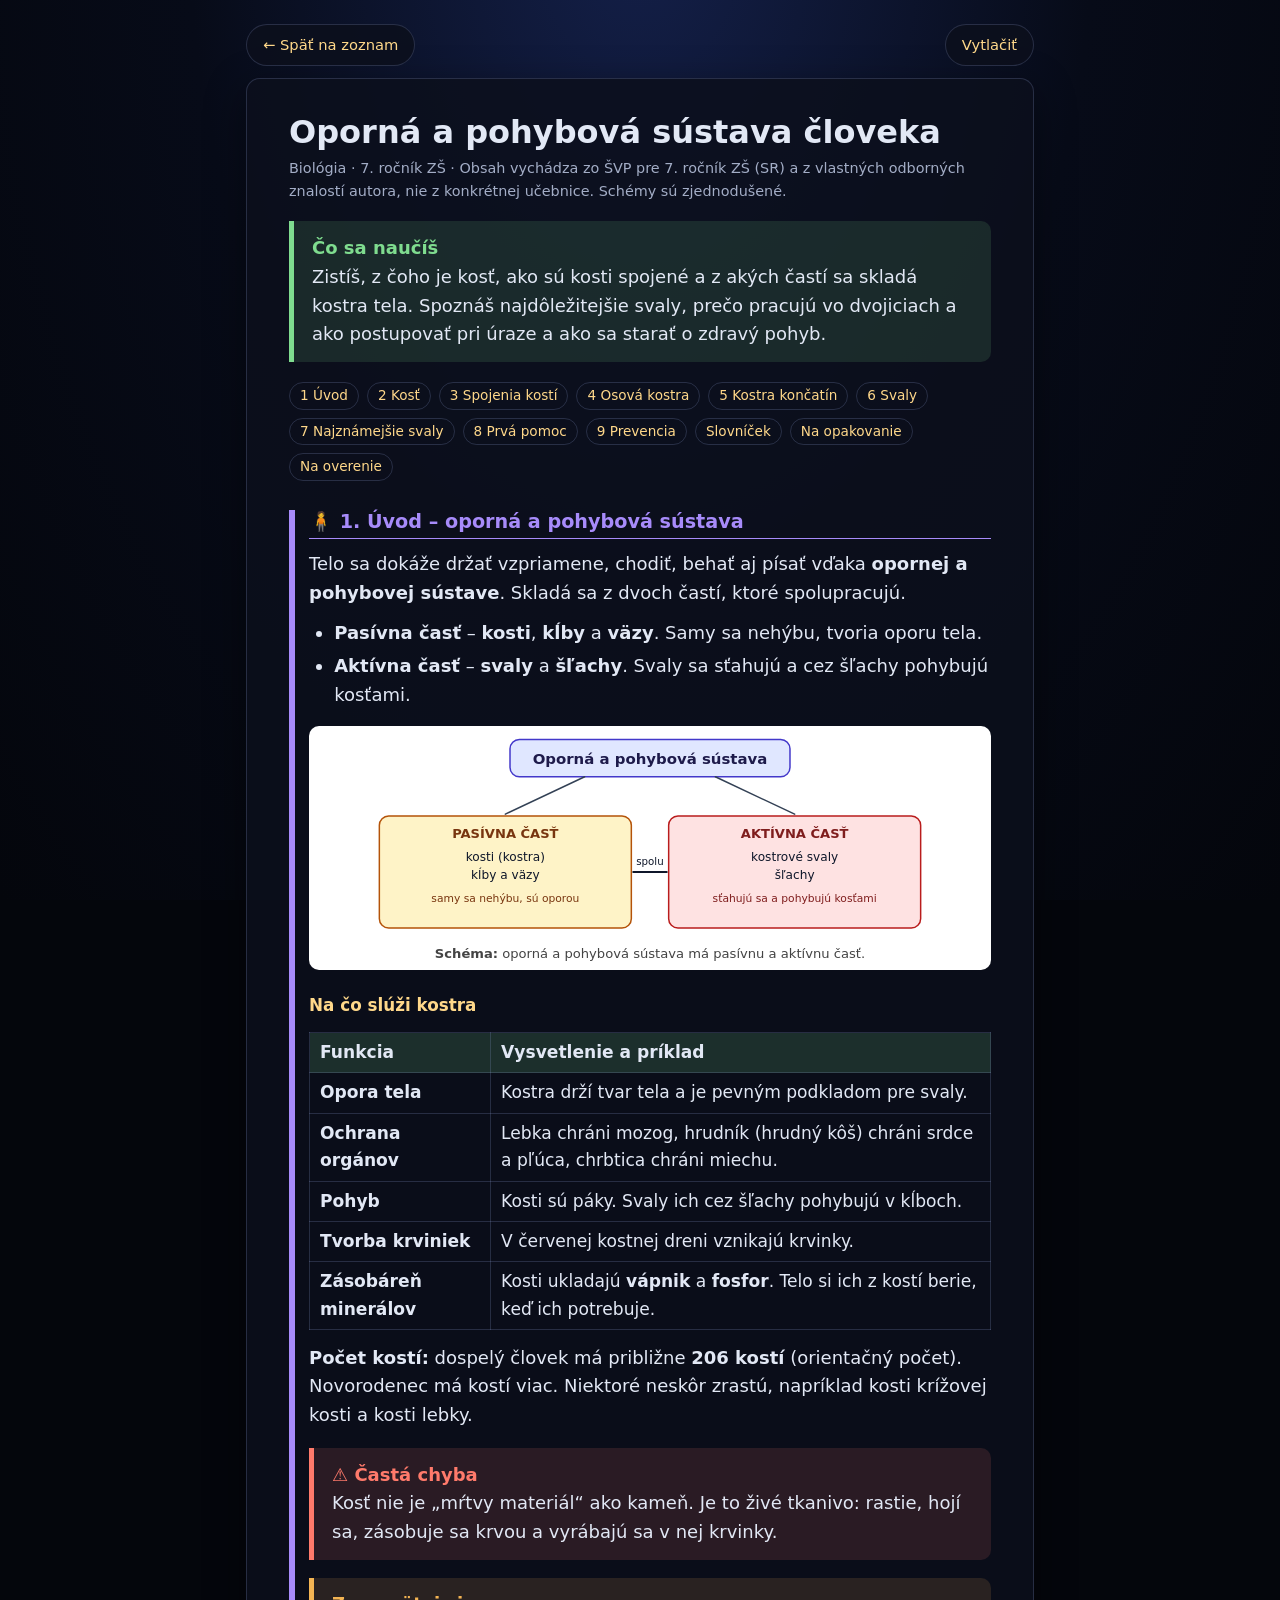
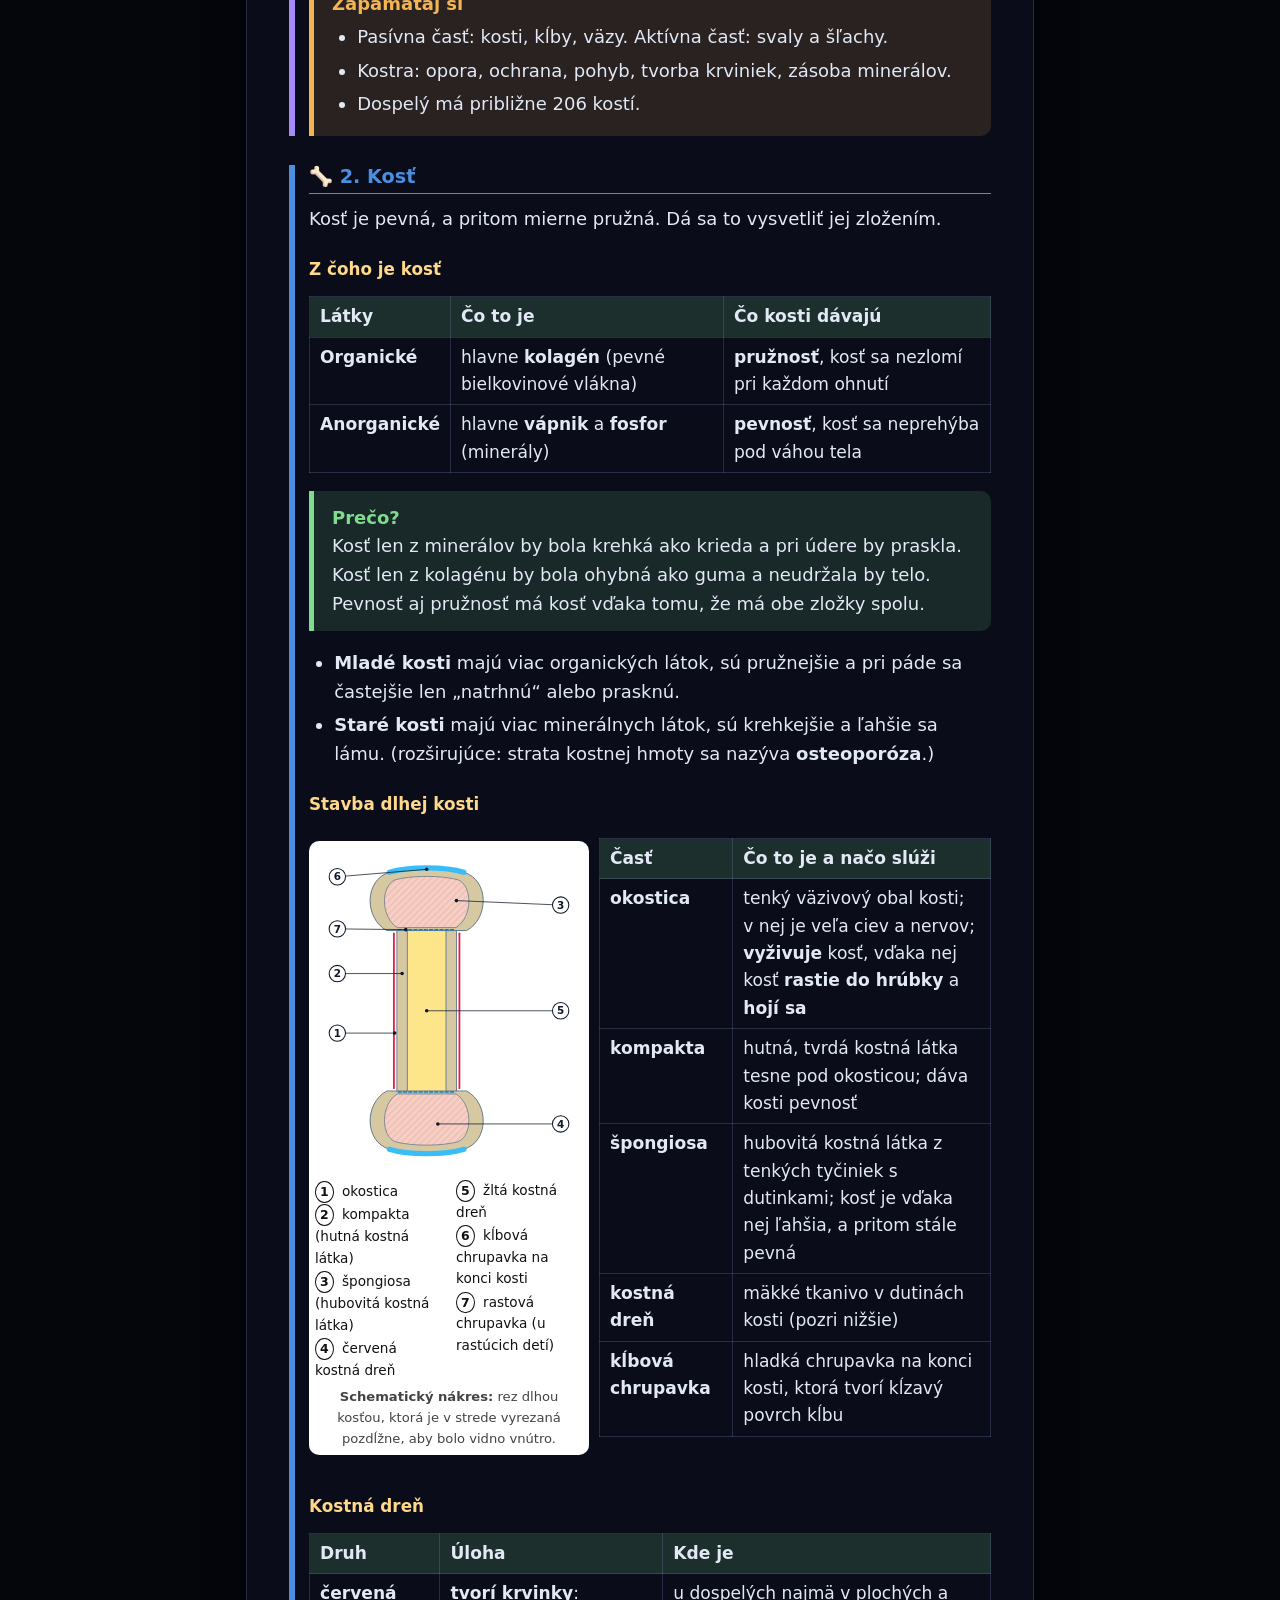
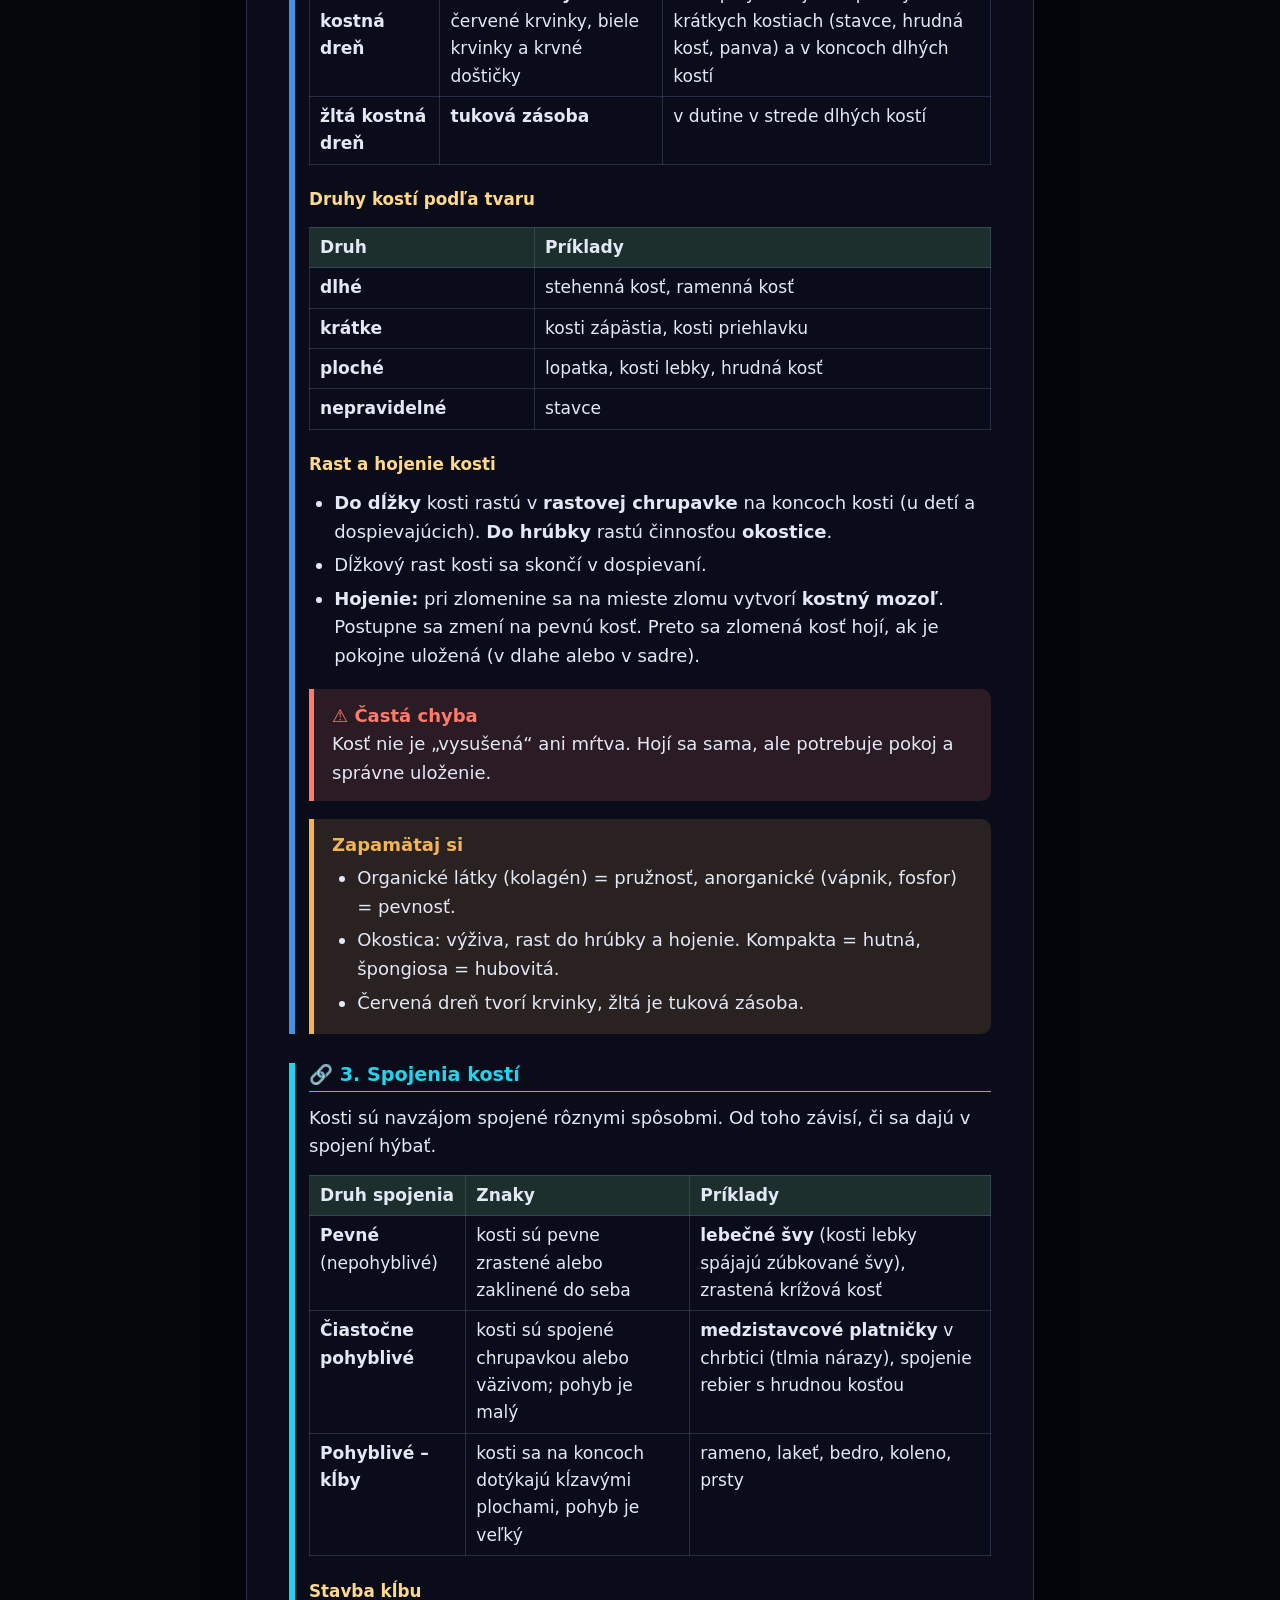
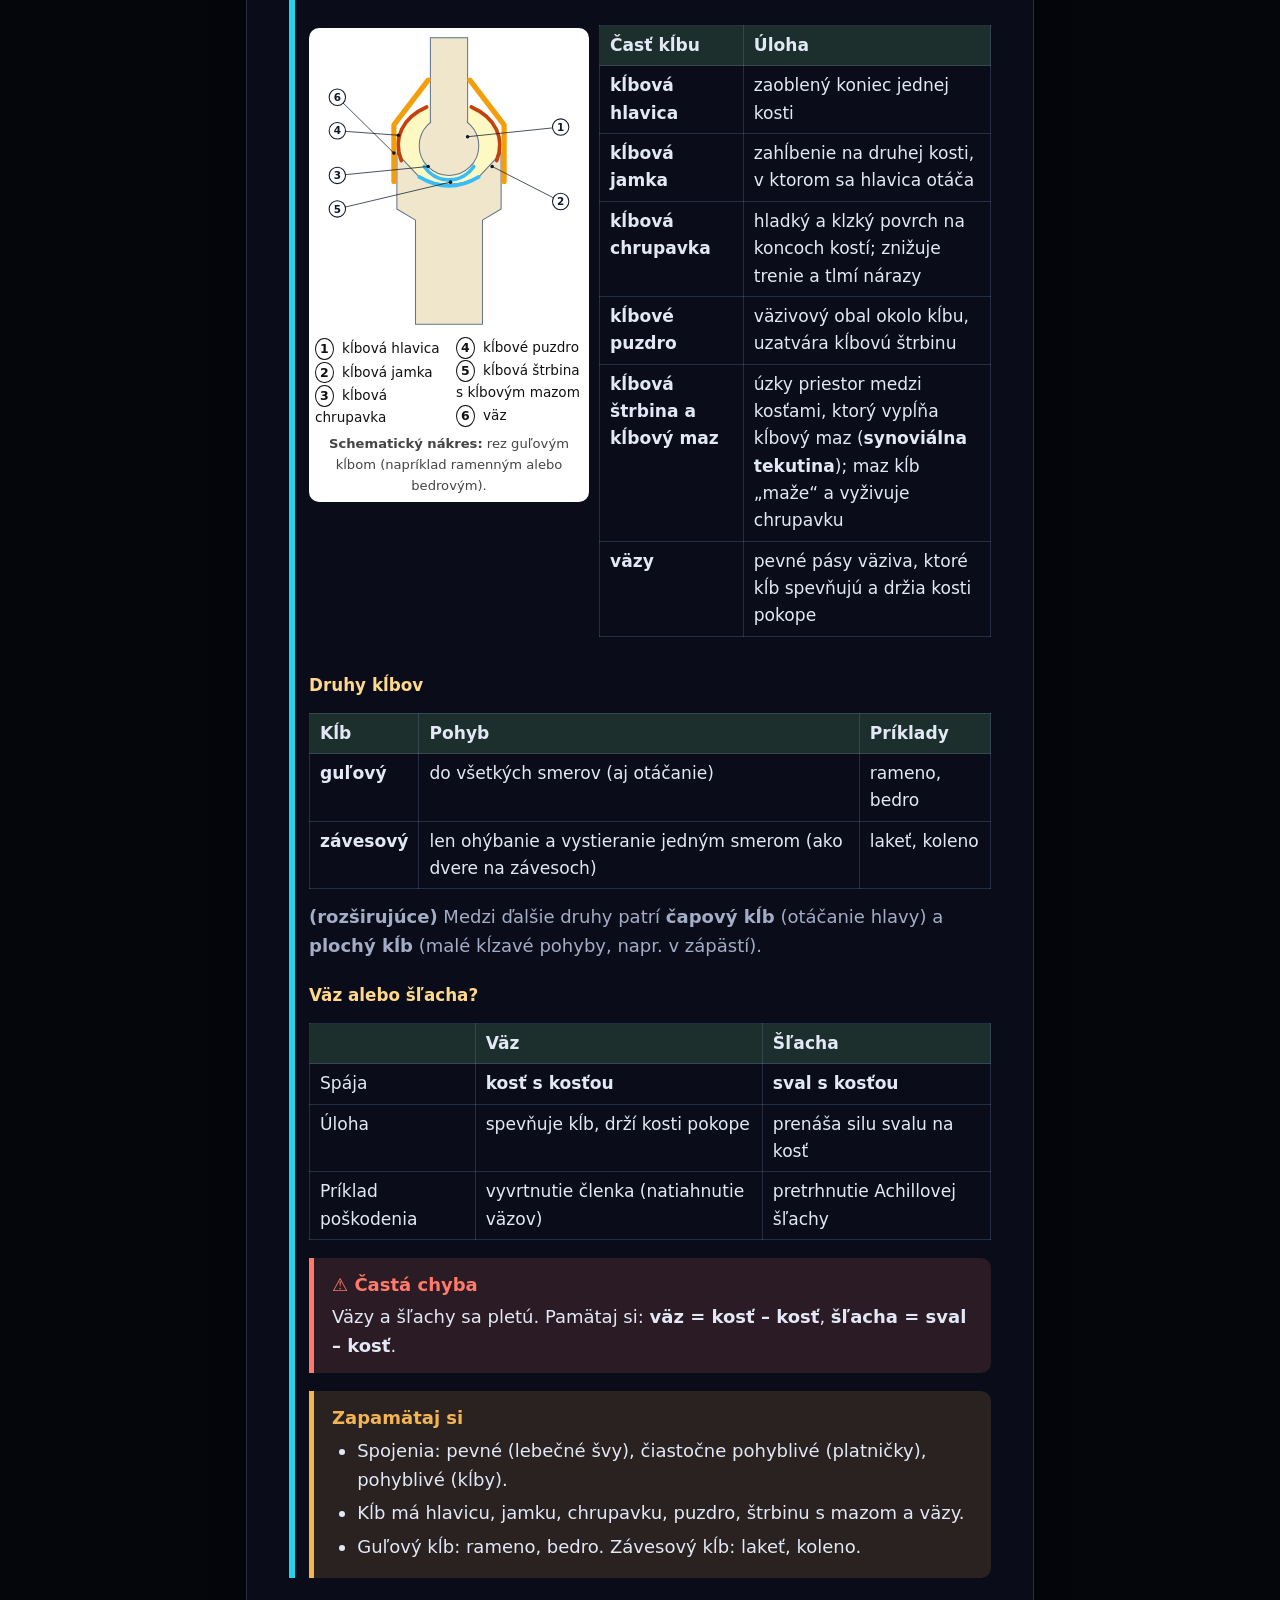
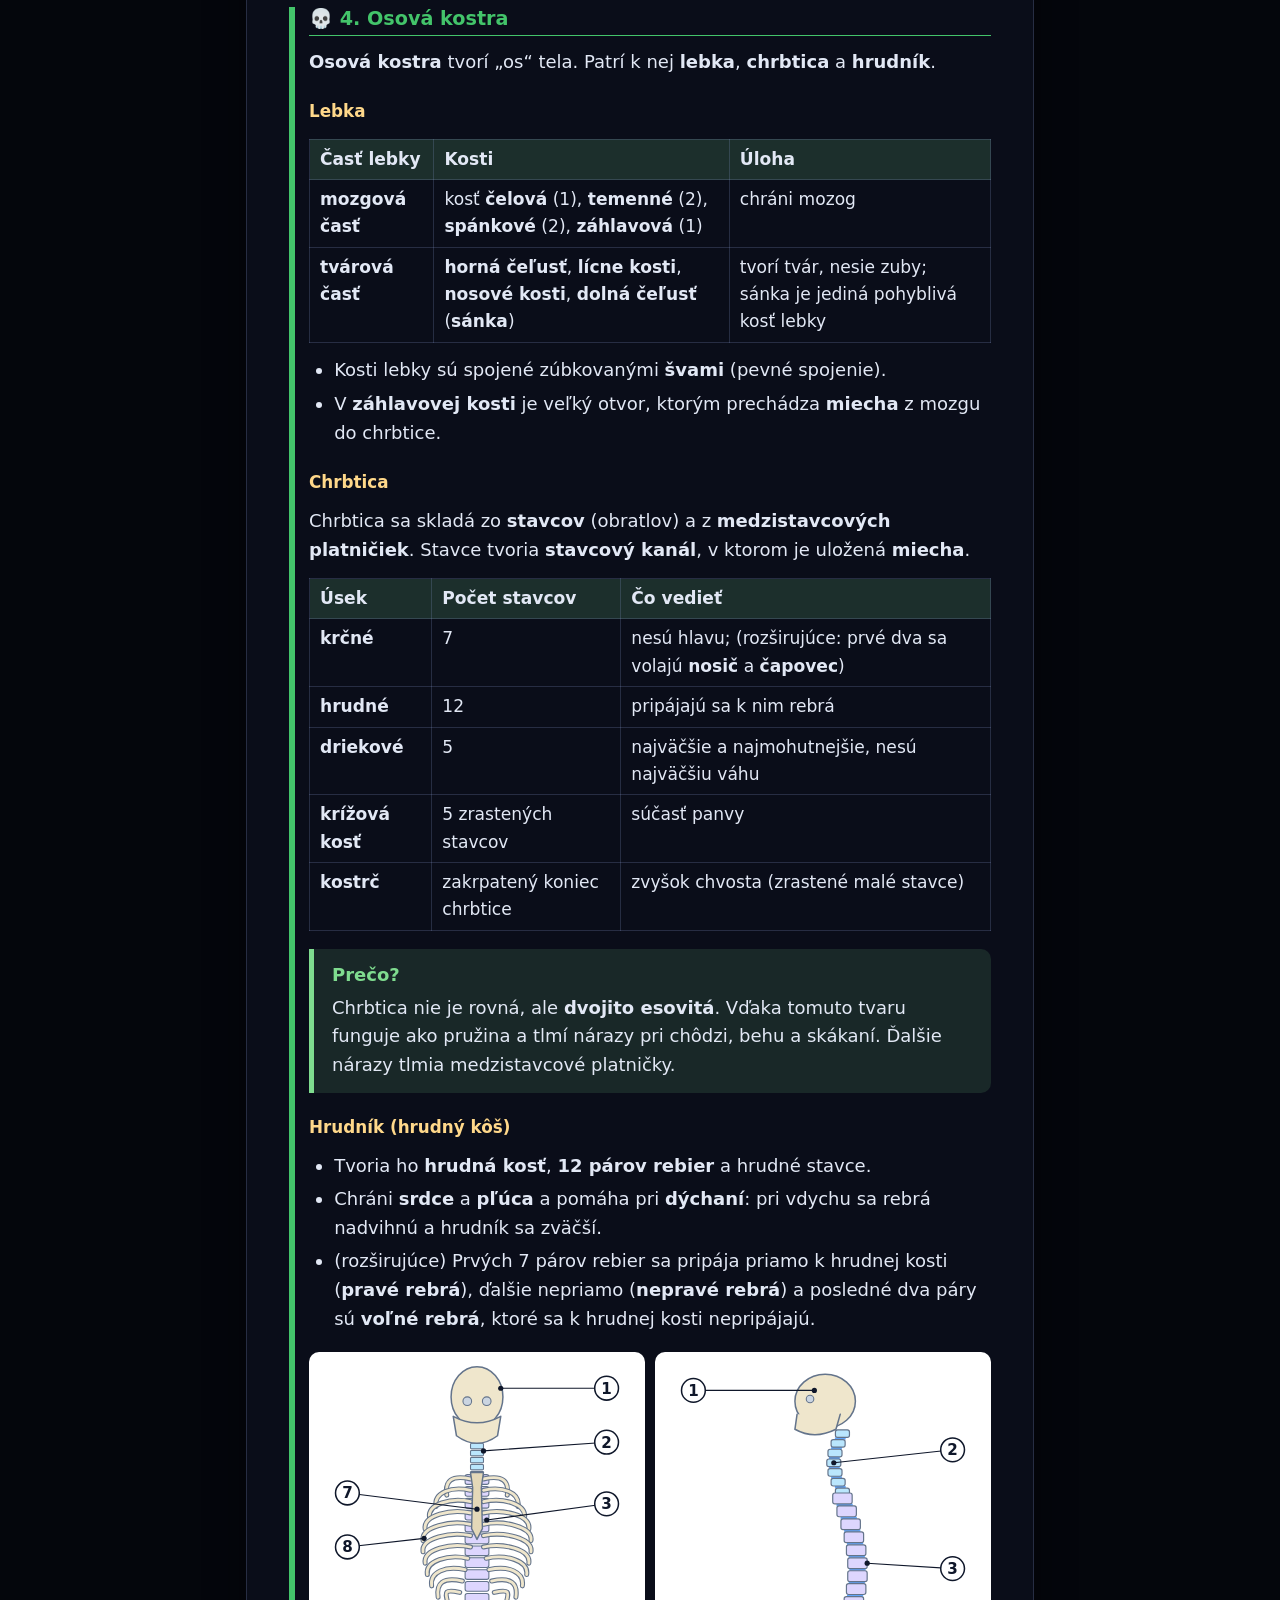
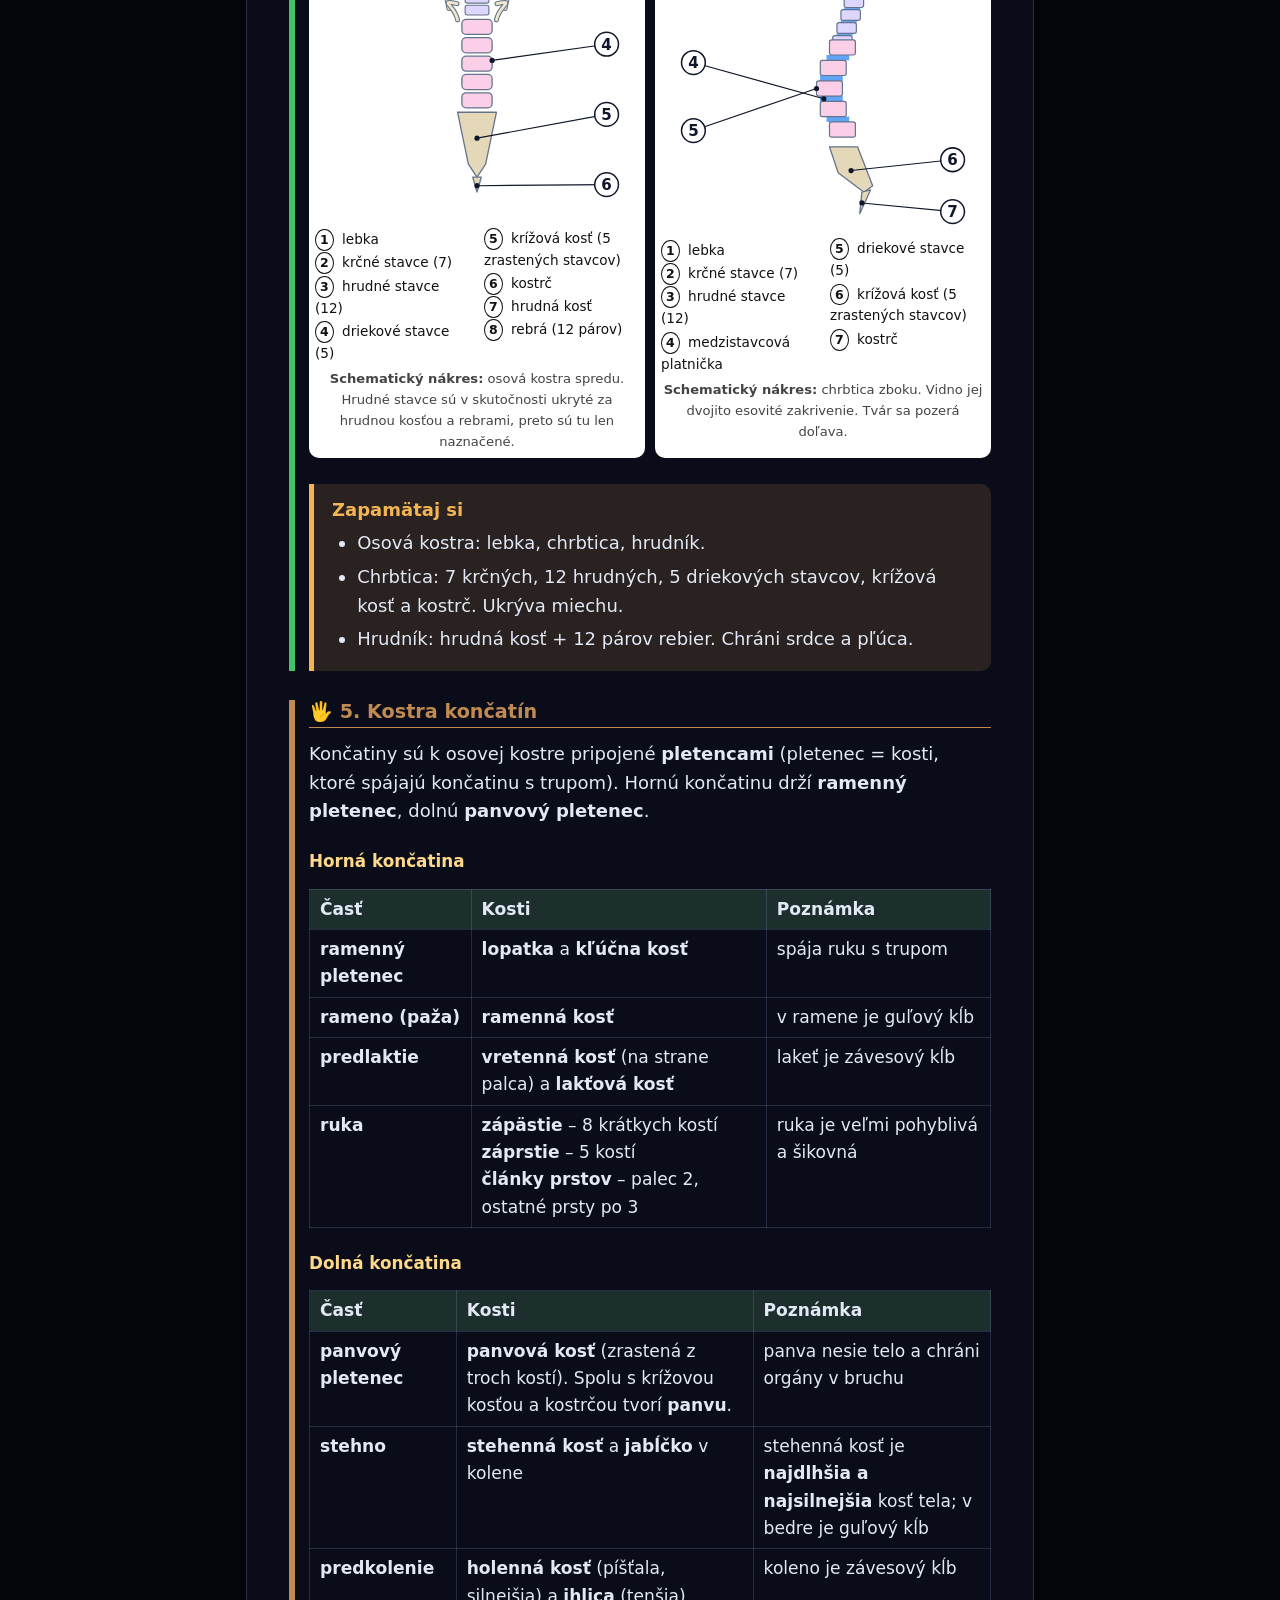
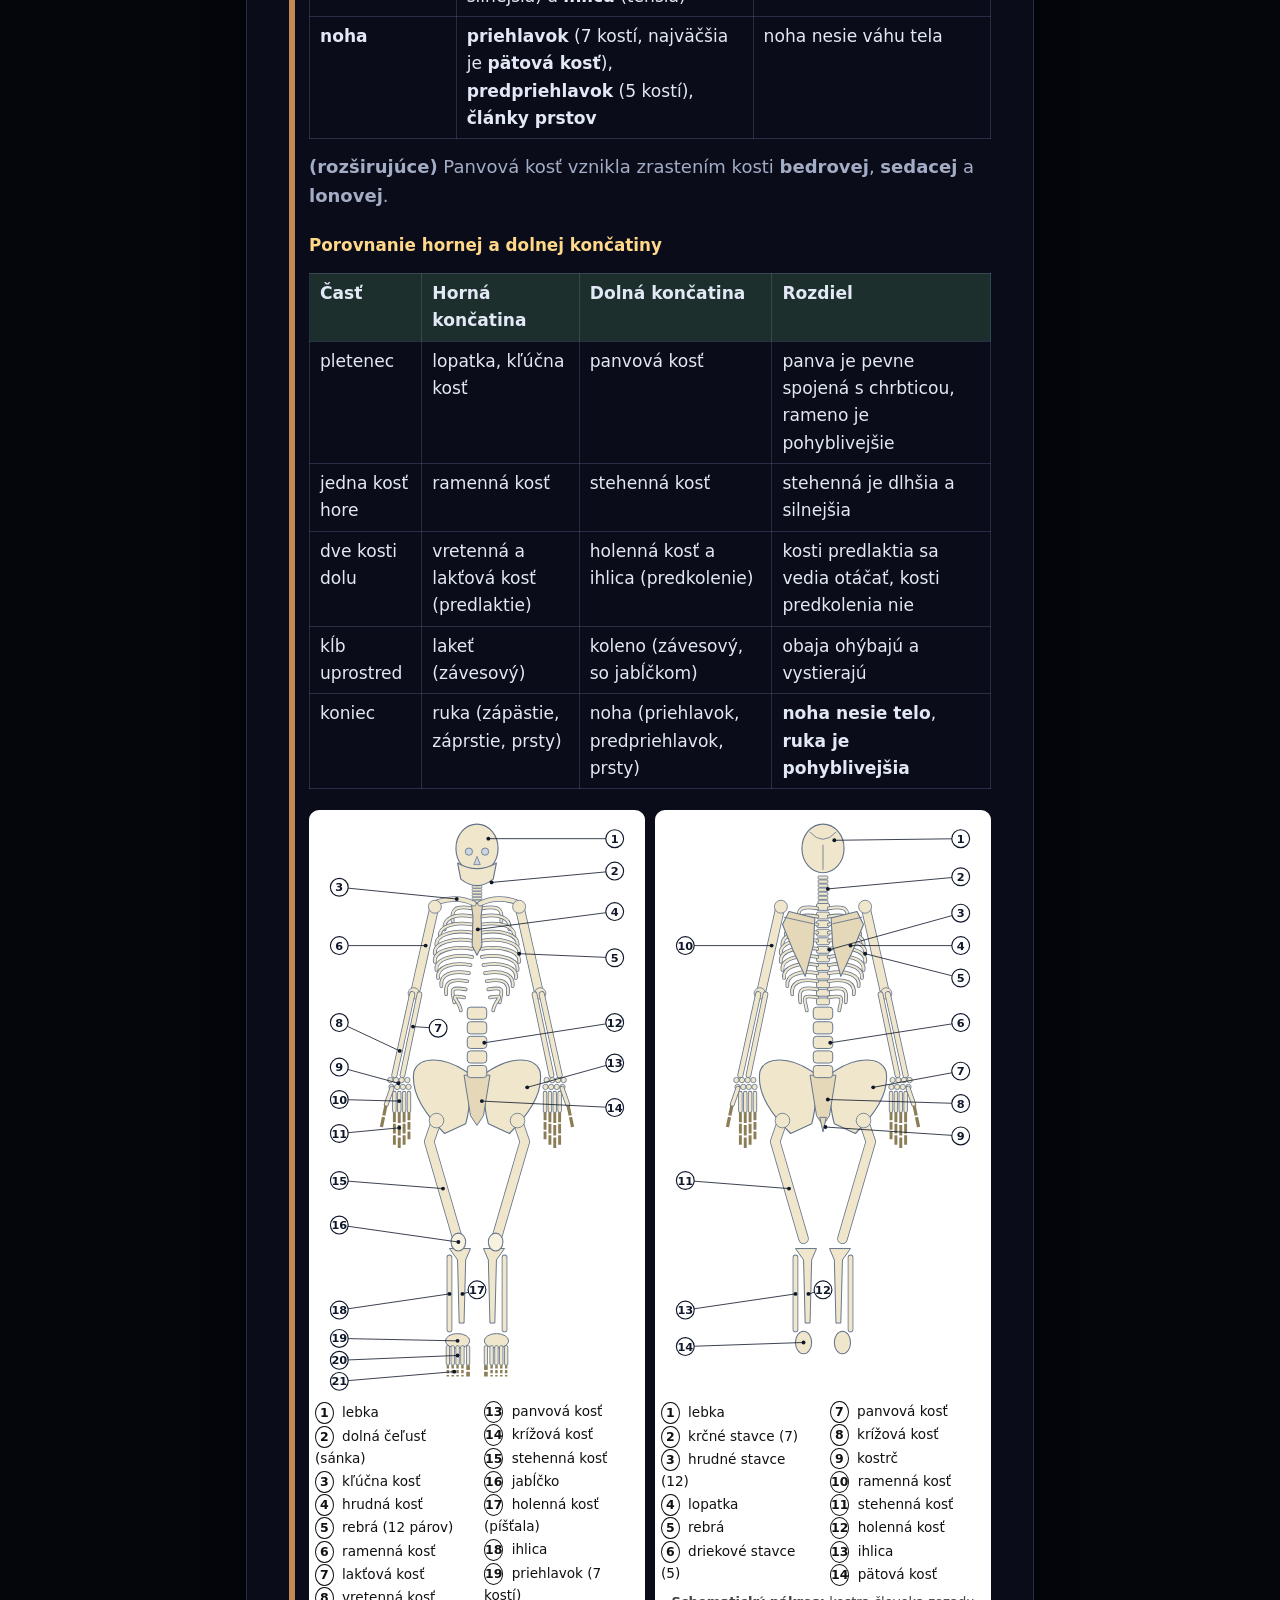
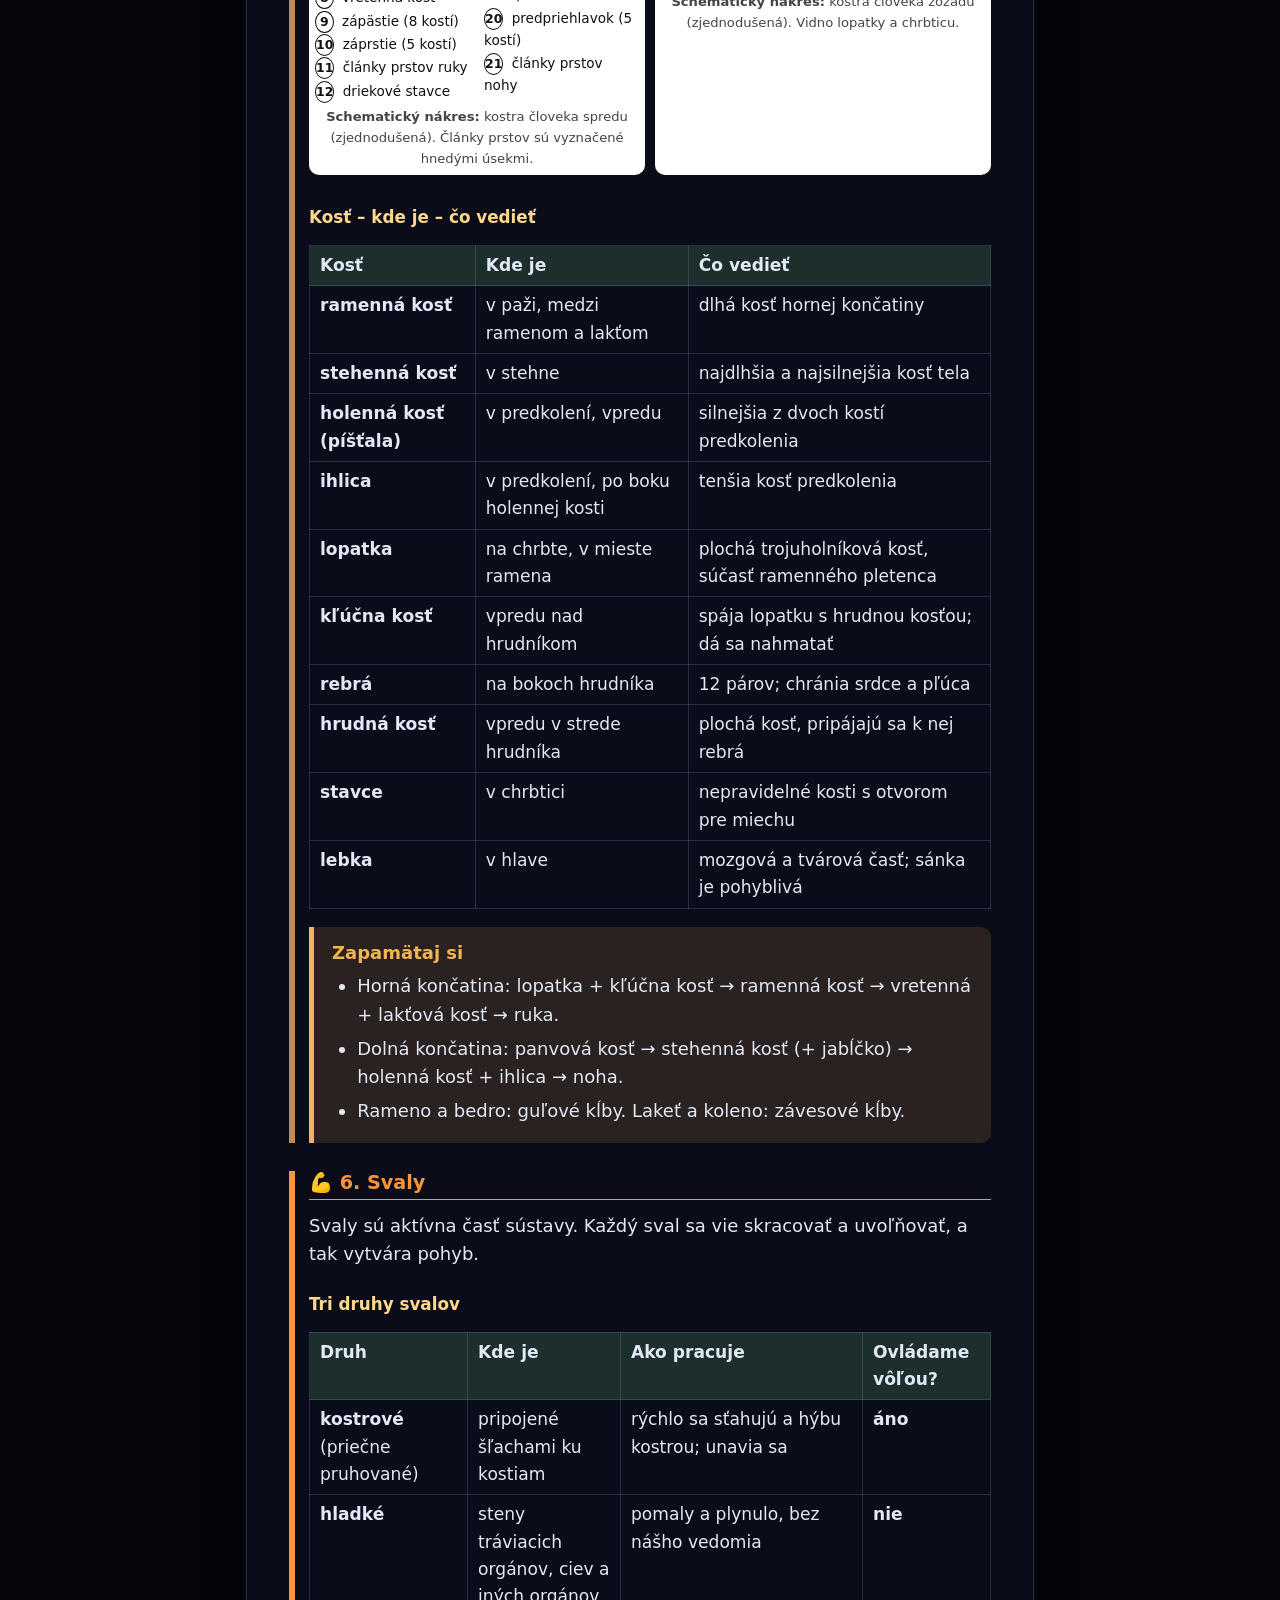
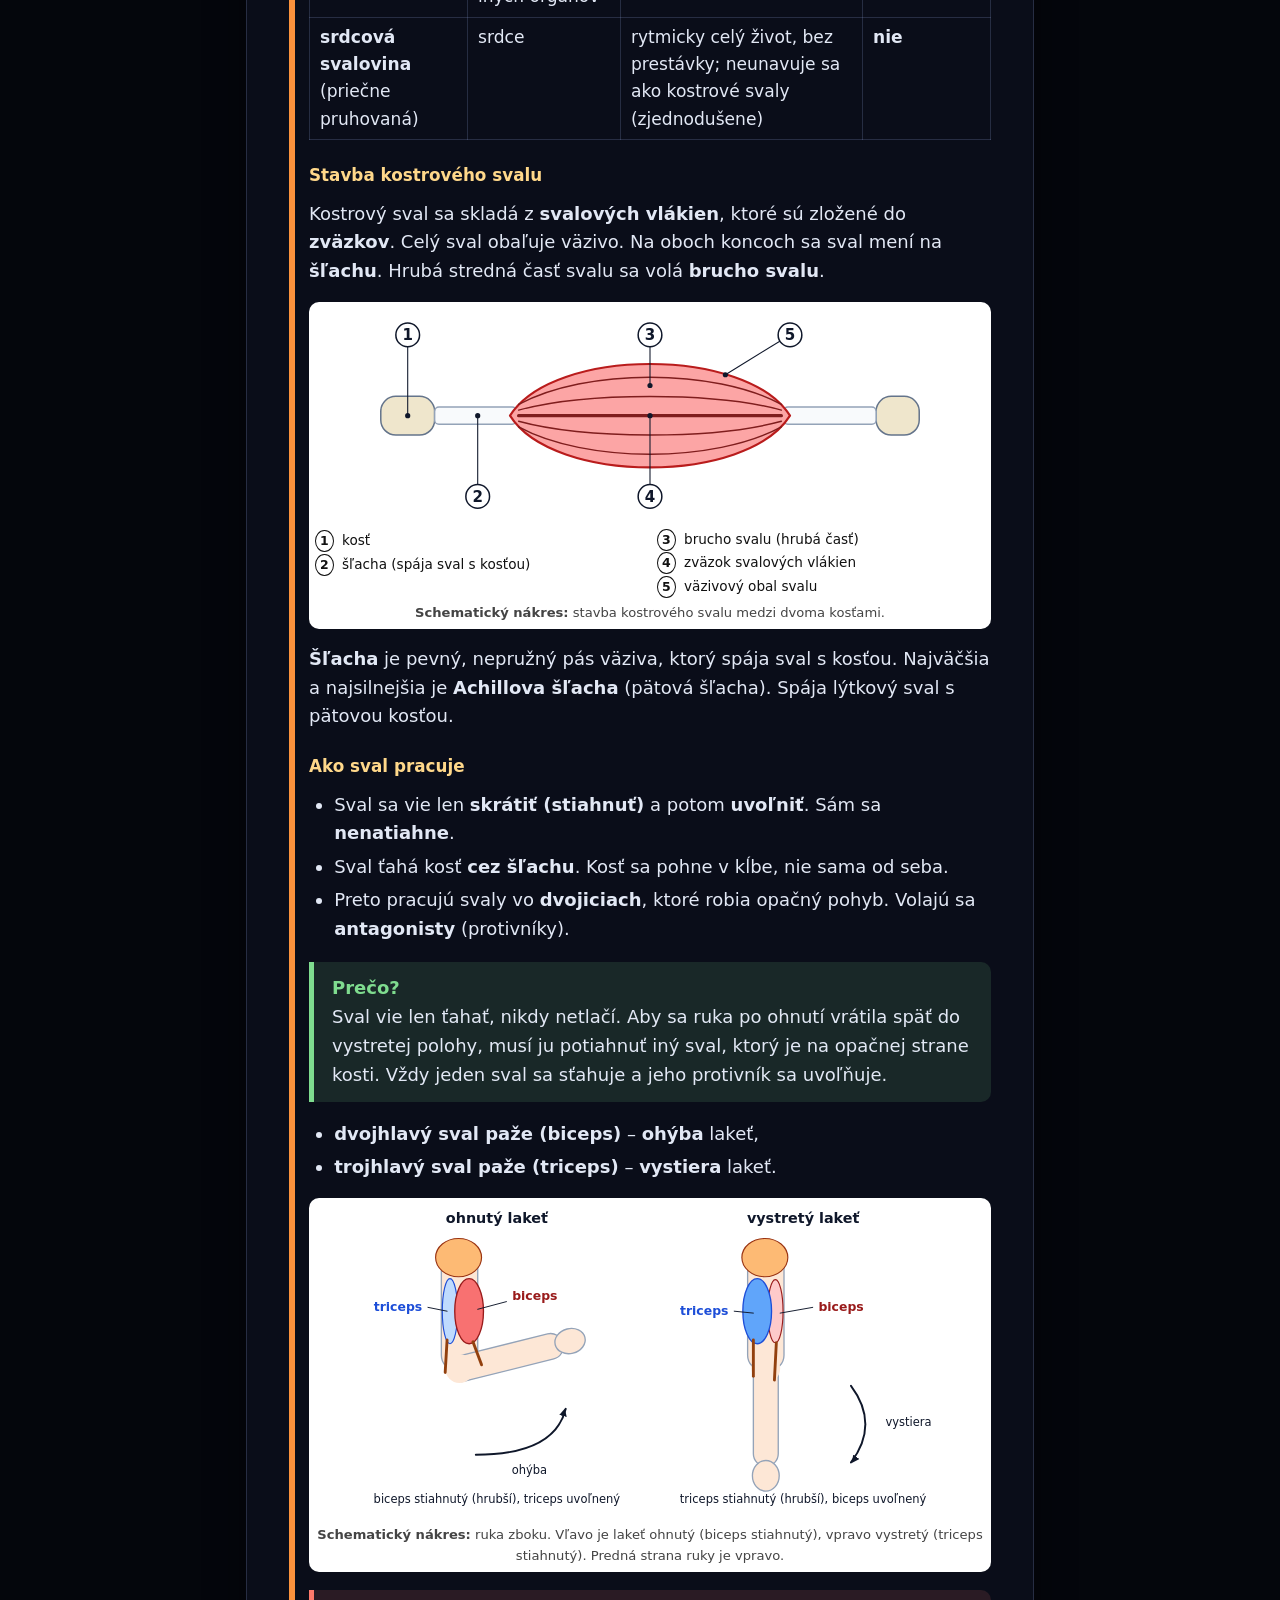
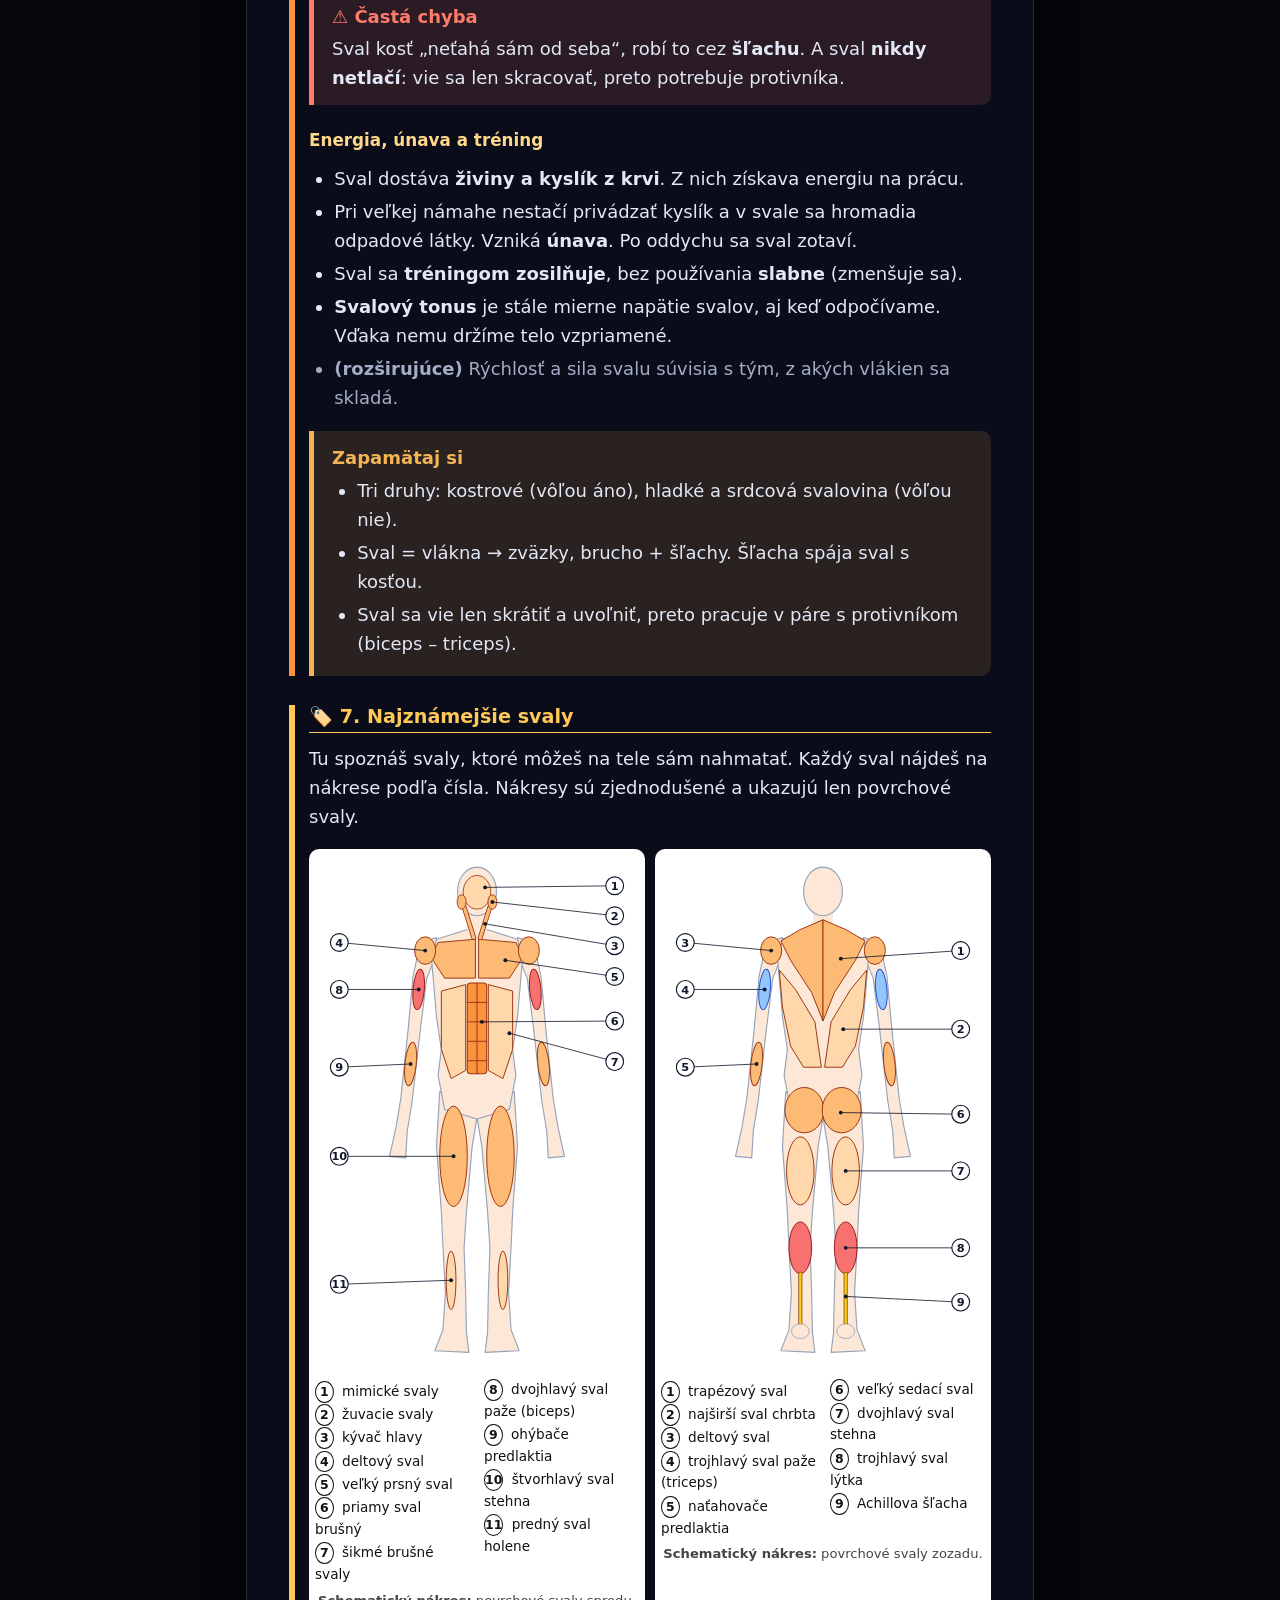
<file: biologia/7-rocnik/oporna-a-pohybova-sustava/index.html>
<!DOCTYPE html>
<html lang="sk">
<head>
<meta charset="utf-8">
<meta name="viewport" content="width=device-width, initial-scale=1">
<title>Oporná a pohybová sústava človeka</title>
<link rel="icon" href="../../../logo.png">
<link rel="stylesheet" href="../../../assets/styl.css">
<style>
/* doplnky k spoločnému štýlu (assets/styl.css): farby kapitol, schémy, legendy */
section.kap{border-left:6px solid var(--kc);padding-left:14px;margin:1.6em 0}
section.kap>h2{color:var(--kc);border-bottom-color:var(--kc);margin-top:.2em}
#k1{--kc:#a78bfa} #k2{--kc:#4c8fe0} #k3{--kc:#22d3ee} #k4{--kc:#43c46a} #k5{--kc:#c08a52}
#k6{--kc:#fb923c} #k7{--kc:#ffc857} #k8{--kc:#ef4444} #k9{--kc:#84cc16}
.box.zlty{--c:var(--gold)}
.box ul{margin:.2em 0}
.rozs{color:var(--muted)}
.toc{display:flex;flex-wrap:wrap;gap:6px 8px;margin:.8em 0 0;padding:0;list-style:none}
.toc li{margin:0}
.toc a{text-decoration:none;border:1px solid var(--line);border-radius:999px;padding:2px 10px;font-size:.85rem;display:inline-block}
.toc a:hover{border-color:var(--acc)}
.fig{background:#fff;color:#111;border-radius:10px;padding:6px;margin:.9em 0;text-align:center}
.fig figcaption{color:#444;font-size:.82rem}
.fig svg{width:100%;max-width:100%;height:auto;display:block;margin:0 auto}
.fig svg text{font-family:system-ui,"Segoe UI",Roboto,Arial,sans-serif}
.fig.mid svg{max-width:560px}
.fig.nar svg{max-width:300px}
.figrow{display:grid;grid-template-columns:1fr 1fr;gap:10px}
.figrow .fig{margin:.4em 0}
.sidefig{display:grid;grid-template-columns:minmax(0,1fr) minmax(0,1fr);gap:8px;align-items:center}
.sidefig figcaption{grid-column:1/-1}
.sidefig .legend{columns:1;font-size:.9rem}
.sidefig .blank{width:85%;height:1.3em}
.split{display:grid;grid-template-columns:minmax(0,5fr) minmax(0,7fr);gap:10px;align-items:start}
.two{display:grid;grid-template-columns:1fr 1fr;gap:10px}
.legend{list-style:none;margin:.4em 0 .2em;padding:0;columns:2;text-align:left;font-size:.85rem;color:#111}
.legend li{margin:.1em 0;break-inside:avoid}
.legend b{display:inline-block;min-width:1.5em;text-align:center;border:1px solid #111;border-radius:50%;margin-right:4px;font-size:.78rem}
.blank{display:inline-block;width:70%;border-bottom:1px solid #111;height:1em;vertical-align:bottom}
@media (max-width:640px){
  .figrow,.sidefig,.split,.two{grid-template-columns:1fr}
  table{display:block;overflow-x:auto;font-size:.85rem}
  th,td{padding:4px 6px}
}
@media print{
  body{font-size:9.5pt;line-height:1.35}
  article.vytah h1{font-size:18pt}
  article.vytah h2{font-size:13pt;margin:.8em 0 .35em;color:var(--text);border-bottom:2px solid var(--kc,var(--acc))}
  article.vytah h3{font-size:10.5pt;margin:.6em 0 .2em}
  section.kap{border-left-width:4px;padding-left:10px;margin:.9em 0}
  p{margin:.3em 0} li{margin:.1em 0} ul,ol{margin:.3em 0}
  .box{background:#fff;border:1px solid #c5cddd;border-left:5px solid var(--c);margin:.5em 0;padding:.35em .8em}
  table,.box{break-inside:avoid}
  table{break-inside:auto;font-size:8.5pt;margin:.4em 0}
  thead{display:table-header-group}
  th,td{padding:2px 5px}
  .fig{border:1px solid #bbb;border-radius:4px;padding:2px;margin:.5em 0;break-inside:avoid}
  .fig.mid svg{max-width:135mm}
  .fig.nar svg{max-width:62mm}
  .sidefig{grid-template-columns:62mm 1fr}
  .split{grid-template-columns:66mm 1fr}
  .sidefig,.split,.two,.figrow{break-inside:avoid}
  .sidefig .legend{columns:1}
  .legend{font-size:8pt}
  .blank{border-bottom:1px solid #000}
  .riadok{height:1.5em}
  .overenie{break-inside:avoid}
}
</style>
</head>
<body data-oblast="biologia">
<div class="sheet">

<div class="toolbar noprint">
  <a href="../">← Späť na zoznam</a>
  <button type="button" onclick="window.print()">Vytlačiť</button>
</div>

<article class="vytah">
<h1>Oporná a pohybová sústava človeka</h1>
<p class="meta">Biológia · 7. ročník ZŠ · Obsah vychádza zo ŠVP pre 7. ročník ZŠ (SR) a z vlastných odborných znalostí autora, nie z konkrétnej učebnice. Schémy sú zjednodušené.</p>
<div class="box"><span class="box-nazov">Čo sa naučíš</span>Zistíš, z čoho je kosť, ako sú kosti spojené a z akých častí sa skladá kostra tela. Spoznáš najdôležitejšie svaly, prečo pracujú vo dvojiciach a ako postupovať pri úraze a ako sa starať o zdravý pohyb.</div>
<ul class="toc noprint"><li><a href="#k1">1 Úvod</a></li><li><a href="#k2">2 Kosť</a></li><li><a href="#k3">3 Spojenia kostí</a></li><li><a href="#k4">4 Osová kostra</a></li><li><a href="#k5">5 Kostra končatín</a></li><li><a href="#k6">6 Svaly</a></li><li><a href="#k7">7 Najznámejšie svaly</a></li><li><a href="#k8">8 Prvá pomoc</a></li><li><a href="#k9">9 Prevencia</a></li><li><a href="#slov">Slovníček</a></li><li><a href="#opak">Na opakovanie</a></li><li><a href="#overenie">Na overenie</a></li></ul>
<section class="kap" id="k1"><h2 class="kap-h">🧍 1. Úvod – oporná a pohybová sústava</h2>
<p>Telo sa dokáže držať vzpriamene, chodiť, behať aj písať vďaka <b>opornej a pohybovej sústave</b>. Skladá sa z dvoch častí, ktoré spolupracujú.</p>
<ul>
<li><b>Pasívna časť</b> – <b>kosti</b>, <b>kĺby</b> a <b>väzy</b>. Samy sa nehýbu, tvoria oporu tela.</li>
<li><b>Aktívna časť</b> – <b>svaly</b> a <b>šľachy</b>. Svaly sa sťahujú a cez šľachy pohybujú kosťami.</li>
</ul>
<figure class="fig mid"><div class="svgwrap"><svg viewBox="0 0 600 222" xmlns="http://www.w3.org/2000/svg" role="img" aria-label="Schéma: oporná a pohybová sústava sa skladá z pasívnej časti (kosti, kĺby, väzy) a aktívnej časti (svaly, šľachy)"><title>Schéma: oporná a pohybová sústava sa skladá z pasívnej časti (kosti, kĺby, väzy) a aktívnej časti (svaly, šľachy)</title><rect x="150" y="8" width="300" height="40" rx="10" fill="#e0e7ff" stroke="#4338ca" stroke-width="1.6"/><text x="300" y="34" text-anchor="middle" font-size="16" font-weight="700" fill="#1e1b4b">Oporná a pohybová sústava</text><rect x="10" y="90" width="270" height="120" rx="10" fill="#fef3c7" stroke="#b45309" stroke-width="1.6"/><rect x="320" y="90" width="270" height="120" rx="10" fill="#fee2e2" stroke="#b91c1c" stroke-width="1.6"/><text x="145" y="114" text-anchor="middle" font-size="14" font-weight="700" fill="#78350f">PASÍVNA ČASŤ</text><text x="145" y="138" text-anchor="middle" font-size="13" font-weight="400" fill="#0f172a">kosti (kostra)</text><text x="145" y="158" text-anchor="middle" font-size="13" font-weight="400" fill="#0f172a">kĺby a väzy</text><text x="145" y="182" text-anchor="middle" font-size="11.5" font-weight="400" fill="#78350f">samy sa nehýbu, sú oporou</text><text x="455" y="114" text-anchor="middle" font-size="14" font-weight="700" fill="#7f1d1d">AKTÍVNA ČASŤ</text><text x="455" y="138" text-anchor="middle" font-size="13" font-weight="400" fill="#0f172a">kostrové svaly</text><text x="455" y="158" text-anchor="middle" font-size="13" font-weight="400" fill="#0f172a">šľachy</text><text x="455" y="182" text-anchor="middle" font-size="11.5" font-weight="400" fill="#7f1d1d">sťahujú sa a pohybujú kosťami</text><path d="M230 48 L145 88" fill="none" stroke="#334155" stroke-width="1.6" stroke-linecap="round" stroke-linejoin="round" /><path d="M370 48 L455 88" fill="none" stroke="#334155" stroke-width="1.6" stroke-linecap="round" stroke-linejoin="round" /><path d="M282 150 L318 150" fill="none" stroke="#0f172a" stroke-width="2" stroke-linecap="round" stroke-linejoin="round" /><text x="300" y="142" text-anchor="middle" font-size="11" font-weight="400" fill="#0f172a">spolu</text></svg></div><figcaption><b>Schéma:</b> oporná a pohybová sústava má pasívnu a aktívnu časť.</figcaption></figure>
<h3>Na čo slúži kostra</h3>
<table class=""><thead><tr><th>Funkcia</th><th>Vysvetlenie a príklad</th></tr></thead><tbody><tr><td><b>Opora tela</b></td><td>Kostra drží tvar tela a je pevným podkladom pre svaly.</td></tr><tr><td><b>Ochrana orgánov</b></td><td>Lebka chráni mozog, hrudník (hrudný kôš) chráni srdce a pľúca, chrbtica chráni miechu.</td></tr><tr><td><b>Pohyb</b></td><td>Kosti sú páky. Svaly ich cez šľachy pohybujú v kĺboch.</td></tr><tr><td><b>Tvorba krviniek</b></td><td>V červenej kostnej dreni vznikajú krvinky.</td></tr><tr><td><b>Zásobáreň minerálov</b></td><td>Kosti ukladajú <b>vápnik</b> a <b>fosfor</b>. Telo si ich z kostí berie, keď ich potrebuje.</td></tr></tbody></table>
<p><b>Počet kostí:</b> dospelý človek má približne <b>206 kostí</b> (orientačný počet). Novorodenec má kostí viac. Niektoré neskôr zrastú, napríklad kosti krížovej kosti a kosti lebky.</p>
<div class="box pozor"><span class="box-nazov">⚠️ Častá chyba</span>Kosť nie je „mŕtvy materiál“ ako kameň. Je to živé tkanivo: rastie, hojí sa, zásobuje sa krvou a vyrábajú sa v nej krvinky.</div>
<div class="box zlty"><span class="box-nazov">Zapamätaj si</span><ul><li>Pasívna časť: kosti, kĺby, väzy. Aktívna časť: svaly a šľachy.</li><li>Kostra: opora, ochrana, pohyb, tvorba krviniek, zásoba minerálov.</li><li>Dospelý má približne 206 kostí.</li></ul></div>
</section><section class="kap" id="k2"><h2 class="kap-h">🦴 2. Kosť</h2>
<p>Kosť je pevná, a pritom mierne pružná. Dá sa to vysvetliť jej zložením.</p>
<h3>Z čoho je kosť</h3>
<table class=""><thead><tr><th>Látky</th><th>Čo to je</th><th>Čo kosti dávajú</th></tr></thead><tbody><tr><td><b>Organické</b></td><td>hlavne <b>kolagén</b> (pevné bielkovinové vlákna)</td><td><b>pružnosť</b>, kosť sa nezlomí pri každom ohnutí</td></tr><tr><td><b>Anorganické</b></td><td>hlavne <b>vápnik</b> a <b>fosfor</b> (minerály)</td><td><b>pevnosť</b>, kosť sa neprehýba pod váhou tela</td></tr></tbody></table>
<div class="box"><span class="box-nazov">Prečo?</span>Kosť len z minerálov by bola krehká ako krieda a pri údere by praskla. Kosť len z kolagénu by bola ohybná ako guma a neudržala by telo. Pevnosť aj pružnosť má kosť vďaka tomu, že má obe zložky spolu.</div>
<ul>
<li><b>Mladé kosti</b> majú viac organických látok, sú pružnejšie a pri páde sa častejšie len „natrhnú“ alebo prasknú.</li>
<li><b>Staré kosti</b> majú viac minerálnych látok, sú krehkejšie a ľahšie sa lámu. (rozširujúce: strata kostnej hmoty sa nazýva <b>osteoporóza</b>.)</li>
</ul>
<h3>Stavba dlhej kosti</h3>
<div class="split"><div><figure class="fig nar"><div class="svgwrap"><svg viewBox="0 0 360 440" xmlns="http://www.w3.org/2000/svg" role="img" aria-label="Schematický rez dlhou kosťou s číslovanými časťami"><title>Schematický rez dlhou kosťou s číslovanými časťami</title><defs><pattern id="spga" width="9" height="9" patternUnits="userSpaceOnUse"><rect width="9" height="9" fill="#fecaca"/><path d="M0 9 L9 0 M-2 2 L2 -2 M7 11 L11 7" stroke="#d6c9a2" stroke-width="1.6"/></pattern></defs><rect x="124" y="110" width="52" height="222" rx="0" fill="#fde68a" stroke="none" stroke-width="0"/><rect x="110" y="110" width="14" height="222" rx="0" fill="#d6c9a2" stroke="#64748b" stroke-width="1.2"/><rect x="176" y="110" width="14" height="222" rx="0" fill="#d6c9a2" stroke="#64748b" stroke-width="1.2"/><path d="M96 112 C66 96 66 44 100 34 C125 26 175 26 200 34 C234 44 234 96 204 112 Z" fill="#d6c9a2" stroke="#64748b" stroke-width="1.3" stroke-linecap="round" stroke-linejoin="round" /><path d="M110 108 C88 94 88 52 108 44 C130 38 170 38 192 44 C212 52 212 94 190 108 Z" fill="url(#spga)" stroke="#64748b" stroke-width="1" stroke-linecap="round" stroke-linejoin="round" /><path d="M96 328 C66 344 66 396 100 406 C125 414 175 414 200 406 C234 396 234 344 204 328 Z" fill="#d6c9a2" stroke="#64748b" stroke-width="1.3" stroke-linecap="round" stroke-linejoin="round" /><path d="M110 332 C88 346 88 388 108 396 C130 402 170 402 192 396 C212 388 212 346 190 332 Z" fill="url(#spga)" stroke="#64748b" stroke-width="1" stroke-linecap="round" stroke-linejoin="round" /><path d="M112 111 L188 111" fill="none" stroke="#0284c7" stroke-width="2" stroke-linecap="round" stroke-linejoin="round" stroke-dasharray="4 3"/><path d="M112 329 L188 329" fill="none" stroke="#0284c7" stroke-width="2" stroke-linecap="round" stroke-linejoin="round" stroke-dasharray="4 3"/><path d="M100 34 C125 26 175 26 200 34" fill="none" stroke="#38bdf8" stroke-width="7" stroke-linecap="round" stroke-linejoin="round" /><path d="M100 406 C125 414 175 414 200 406" fill="none" stroke="#38bdf8" stroke-width="7" stroke-linecap="round" stroke-linejoin="round" /><path d="M106 116 L106 324" fill="none" stroke="#e11d48" stroke-width="2.4" stroke-linecap="round" stroke-linejoin="round" /><path d="M194 116 L194 324" fill="none" stroke="#e11d48" stroke-width="2.4" stroke-linecap="round" stroke-linejoin="round" /><line x1="30" y1="250" x2="107" y2="250" stroke="#0f172a" stroke-width="1"/><circle cx="107" cy="250" r="2.4" fill="#0f172a"/><line x1="30" y1="170" x2="117" y2="170" stroke="#0f172a" stroke-width="1"/><circle cx="117" cy="170" r="2.4" fill="#0f172a"/><line x1="330" y1="78" x2="190" y2="72" stroke="#0f172a" stroke-width="1"/><circle cx="190" cy="72" r="2.4" fill="#0f172a"/><line x1="330" y1="372" x2="165" y2="372" stroke="#0f172a" stroke-width="1"/><circle cx="165" cy="372" r="2.4" fill="#0f172a"/><line x1="330" y1="220" x2="150" y2="220" stroke="#0f172a" stroke-width="1"/><circle cx="150" cy="220" r="2.4" fill="#0f172a"/><line x1="30" y1="40" x2="150" y2="30" stroke="#0f172a" stroke-width="1"/><circle cx="150" cy="30" r="2.4" fill="#0f172a"/><line x1="30" y1="110" x2="122" y2="111" stroke="#0f172a" stroke-width="1"/><circle cx="122" cy="111" r="2.4" fill="#0f172a"/><circle cx="30" cy="250" r="11" fill="#fff" stroke="#0f172a" stroke-width="1.4"/><text x="30" y="255" text-anchor="middle" font-size="14" font-weight="700" fill="#0f172a">1</text><circle cx="30" cy="170" r="11" fill="#fff" stroke="#0f172a" stroke-width="1.4"/><text x="30" y="175" text-anchor="middle" font-size="14" font-weight="700" fill="#0f172a">2</text><circle cx="330" cy="78" r="11" fill="#fff" stroke="#0f172a" stroke-width="1.4"/><text x="330" y="83" text-anchor="middle" font-size="14" font-weight="700" fill="#0f172a">3</text><circle cx="330" cy="372" r="11" fill="#fff" stroke="#0f172a" stroke-width="1.4"/><text x="330" y="377" text-anchor="middle" font-size="14" font-weight="700" fill="#0f172a">4</text><circle cx="330" cy="220" r="11" fill="#fff" stroke="#0f172a" stroke-width="1.4"/><text x="330" y="225" text-anchor="middle" font-size="14" font-weight="700" fill="#0f172a">5</text><circle cx="30" cy="40" r="11" fill="#fff" stroke="#0f172a" stroke-width="1.4"/><text x="30" y="45" text-anchor="middle" font-size="14" font-weight="700" fill="#0f172a">6</text><circle cx="30" cy="110" r="11" fill="#fff" stroke="#0f172a" stroke-width="1.4"/><text x="30" y="115" text-anchor="middle" font-size="14" font-weight="700" fill="#0f172a">7</text></svg></div><ol class="legend"><li><b>1</b> okostica</li><li><b>2</b> kompakta (hutná kostná látka)</li><li><b>3</b> špongiosa (hubovitá kostná látka)</li><li><b>4</b> červená kostná dreň</li><li><b>5</b> žltá kostná dreň</li><li><b>6</b> kĺbová chrupavka na konci kosti</li><li><b>7</b> rastová chrupavka (u rastúcich detí)</li></ol><figcaption><b>Schematický nákres:</b> rez dlhou kosťou, ktorá je v strede vyrezaná pozdĺžne, aby bolo vidno vnútro.</figcaption></figure></div><div><table class=""><thead><tr><th>Časť</th><th>Čo to je a načo slúži</th></tr></thead><tbody><tr><td><b>okostica</b></td><td>tenký väzivový obal kosti; v nej je veľa ciev a nervov; <b>vyživuje</b> kosť, vďaka nej kosť <b>rastie do hrúbky</b> a <b>hojí sa</b></td></tr><tr><td><b>kompakta</b></td><td>hutná, tvrdá kostná látka tesne pod okosticou; dáva kosti pevnosť</td></tr><tr><td><b>špongiosa</b></td><td>hubovitá kostná látka z tenkých tyčiniek s dutinkami; kosť je vďaka nej ľahšia, a pritom stále pevná</td></tr><tr><td><b>kostná dreň</b></td><td>mäkké tkanivo v dutinách kosti (pozri nižšie)</td></tr><tr><td><b>kĺbová chrupavka</b></td><td>hladká chrupavka na konci kosti, ktorá tvorí kĺzavý povrch kĺbu</td></tr></tbody></table></div></div>
<h3>Kostná dreň</h3>
<table class=""><thead><tr><th>Druh</th><th>Úloha</th><th>Kde je</th></tr></thead><tbody><tr><td><b>červená kostná dreň</b></td><td><b>tvorí krvinky</b>: červené krvinky, biele krvinky a krvné doštičky</td><td>u dospelých najmä v plochých a krátkych kostiach (stavce, hrudná kosť, panva) a v koncoch dlhých kostí</td></tr><tr><td><b>žltá kostná dreň</b></td><td><b>tuková zásoba</b></td><td>v dutine v strede dlhých kostí</td></tr></tbody></table>
<h3>Druhy kostí podľa tvaru</h3>
<table class=""><thead><tr><th>Druh</th><th>Príklady</th></tr></thead><tbody><tr><td><b>dlhé</b></td><td>stehenná kosť, ramenná kosť</td></tr><tr><td><b>krátke</b></td><td>kosti zápästia, kosti priehlavku</td></tr><tr><td><b>ploché</b></td><td>lopatka, kosti lebky, hrudná kosť</td></tr><tr><td><b>nepravidelné</b></td><td>stavce</td></tr></tbody></table>
<h3>Rast a hojenie kosti</h3>
<ul>
<li><b>Do dĺžky</b> kosti rastú v <b>rastovej chrupavke</b> na koncoch kosti (u detí a dospievajúcich). <b>Do hrúbky</b> rastú činnosťou <b>okostice</b>.</li>
<li>Dĺžkový rast kosti sa skončí v dospievaní.</li>
<li><b>Hojenie:</b> pri zlomenine sa na mieste zlomu vytvorí <b>kostný mozoľ</b>. Postupne sa zmení na pevnú kosť. Preto sa zlomená kosť hojí, ak je pokojne uložená (v dlahe alebo v sadre).</li>
</ul>
<div class="box pozor"><span class="box-nazov">⚠️ Častá chyba</span>Kosť nie je „vysušená“ ani mŕtva. Hojí sa sama, ale potrebuje pokoj a správne uloženie.</div>
<div class="box zlty"><span class="box-nazov">Zapamätaj si</span><ul><li>Organické látky (kolagén) = pružnosť, anorganické (vápnik, fosfor) = pevnosť.</li><li>Okostica: výživa, rast do hrúbky a hojenie. Kompakta = hutná, špongiosa = hubovitá.</li><li>Červená dreň tvorí krvinky, žltá je tuková zásoba.</li></ul></div>
</section><section class="kap" id="k3"><h2 class="kap-h">🔗 3. Spojenia kostí</h2>
<p>Kosti sú navzájom spojené rôznymi spôsobmi. Od toho závisí, či sa dajú v spojení hýbať.</p>
<table class=""><thead><tr><th>Druh spojenia</th><th>Znaky</th><th>Príklady</th></tr></thead><tbody><tr><td><b>Pevné</b> (nepohyblivé)</td><td>kosti sú pevne zrastené alebo zaklinené do seba</td><td><b>lebečné švy</b> (kosti lebky spájajú zúbkované švy), zrastená krížová kosť</td></tr><tr><td><b>Čiastočne pohyblivé</b></td><td>kosti sú spojené chrupavkou alebo väzivom; pohyb je malý</td><td><b>medzistavcové platničky</b> v chrbtici (tlmia nárazy), spojenie rebier s hrudnou kosťou</td></tr><tr><td><b>Pohyblivé – kĺby</b></td><td>kosti sa na koncoch dotýkajú kĺzavými plochami, pohyb je veľký</td><td>rameno, lakeť, bedro, koleno, prsty</td></tr></tbody></table>
<h3>Stavba kĺbu</h3>
<div class="split"><div><figure class="fig nar"><div class="svgwrap"><svg viewBox="0 0 360 400" xmlns="http://www.w3.org/2000/svg" role="img" aria-label="Schematický rez guľovým kĺbom s číslovanými časťami"><title>Schematický rez guľovým kĺbom s číslovanými časťami</title><path d="M150 98 C118 112 104 140 116 170 L138 190 Q180 214 222 190 L244 170 C256 140 242 112 210 98 Z" fill="#fef9c3" stroke="none" stroke-width="0" stroke-linecap="round" stroke-linejoin="round" /><rect x="155" y="5" width="50" height="114" rx="0" fill="#efe6cc" stroke="#64748b" stroke-width="1.4"/><circle cx="180" cy="150" r="40" fill="#efe6cc" stroke="#64748b" stroke-width="1.4"/><rect x="156" y="100" width="48" height="36" rx="0" fill="#efe6cc" stroke="none" stroke-width="0"/><path d="M110 160 L138 190 Q180 214 222 190 L250 160 L250 235 L225 250 L225 390 L135 390 L135 250 L110 235 Z" fill="#efe6cc" stroke="#64748b" stroke-width="1.4" stroke-linecap="round" stroke-linejoin="round" /><path d="M146.7 178 A40 40 0 0 0 213.3 178" fill="none" stroke="#38bdf8" stroke-width="5" stroke-linecap="round" stroke-linejoin="round" /><path d="M140 192 Q180 216 220 192" fill="none" stroke="#38bdf8" stroke-width="5" stroke-linecap="round" stroke-linejoin="round" /><path d="M150 98 C118 112 104 140 116 170" fill="none" stroke="#c2410c" stroke-width="5" stroke-linecap="round" stroke-linejoin="round" /><path d="M210 98 C242 112 256 140 244 170" fill="none" stroke="#c2410c" stroke-width="5" stroke-linecap="round" stroke-linejoin="round" /><path d="M152 62 L106 122 L106 198" fill="none" stroke="#f59e0b" stroke-width="7" stroke-linecap="round" stroke-linejoin="round" /><path d="M208 62 L254 122 L254 198" fill="none" stroke="#f59e0b" stroke-width="7" stroke-linecap="round" stroke-linejoin="round" /><line x1="330" y1="125" x2="205" y2="138" stroke="#0f172a" stroke-width="1"/><circle cx="205" cy="138" r="2.4" fill="#0f172a"/><line x1="330" y1="225" x2="238" y2="178" stroke="#0f172a" stroke-width="1"/><circle cx="238" cy="178" r="2.4" fill="#0f172a"/><line x1="30" y1="190" x2="152" y2="178" stroke="#0f172a" stroke-width="1"/><circle cx="152" cy="178" r="2.4" fill="#0f172a"/><line x1="30" y1="130" x2="112" y2="136" stroke="#0f172a" stroke-width="1"/><circle cx="112" cy="136" r="2.4" fill="#0f172a"/><line x1="30" y1="235" x2="182" y2="199" stroke="#0f172a" stroke-width="1"/><circle cx="182" cy="199" r="2.4" fill="#0f172a"/><line x1="30" y1="85" x2="106" y2="160" stroke="#0f172a" stroke-width="1"/><circle cx="106" cy="160" r="2.4" fill="#0f172a"/><circle cx="330" cy="125" r="11" fill="#fff" stroke="#0f172a" stroke-width="1.4"/><text x="330" y="130" text-anchor="middle" font-size="14" font-weight="700" fill="#0f172a">1</text><circle cx="330" cy="225" r="11" fill="#fff" stroke="#0f172a" stroke-width="1.4"/><text x="330" y="230" text-anchor="middle" font-size="14" font-weight="700" fill="#0f172a">2</text><circle cx="30" cy="190" r="11" fill="#fff" stroke="#0f172a" stroke-width="1.4"/><text x="30" y="195" text-anchor="middle" font-size="14" font-weight="700" fill="#0f172a">3</text><circle cx="30" cy="130" r="11" fill="#fff" stroke="#0f172a" stroke-width="1.4"/><text x="30" y="135" text-anchor="middle" font-size="14" font-weight="700" fill="#0f172a">4</text><circle cx="30" cy="235" r="11" fill="#fff" stroke="#0f172a" stroke-width="1.4"/><text x="30" y="240" text-anchor="middle" font-size="14" font-weight="700" fill="#0f172a">5</text><circle cx="30" cy="85" r="11" fill="#fff" stroke="#0f172a" stroke-width="1.4"/><text x="30" y="90" text-anchor="middle" font-size="14" font-weight="700" fill="#0f172a">6</text></svg></div><ol class="legend"><li><b>1</b> kĺbová hlavica</li><li><b>2</b> kĺbová jamka</li><li><b>3</b> kĺbová chrupavka</li><li><b>4</b> kĺbové puzdro</li><li><b>5</b> kĺbová štrbina s kĺbovým mazom</li><li><b>6</b> väz</li></ol><figcaption><b>Schematický nákres:</b> rez guľovým kĺbom (napríklad ramenným alebo bedrovým).</figcaption></figure></div><div><table class=""><thead><tr><th>Časť kĺbu</th><th>Úloha</th></tr></thead><tbody><tr><td><b>kĺbová hlavica</b></td><td>zaoblený koniec jednej kosti</td></tr><tr><td><b>kĺbová jamka</b></td><td>zahĺbenie na druhej kosti, v ktorom sa hlavica otáča</td></tr><tr><td><b>kĺbová chrupavka</b></td><td>hladký a klzký povrch na koncoch kostí; znižuje trenie a tlmí nárazy</td></tr><tr><td><b>kĺbové puzdro</b></td><td>väzivový obal okolo kĺbu, uzatvára kĺbovú štrbinu</td></tr><tr><td><b>kĺbová štrbina a kĺbový maz</b></td><td>úzky priestor medzi kosťami, ktorý vypĺňa kĺbový maz (<b>synoviálna tekutina</b>); maz kĺb „maže“ a vyživuje chrupavku</td></tr><tr><td><b>väzy</b></td><td>pevné pásy väziva, ktoré kĺb spevňujú a držia kosti pokope</td></tr></tbody></table></div></div>
<h3>Druhy kĺbov</h3>
<table class=""><thead><tr><th>Kĺb</th><th>Pohyb</th><th>Príklady</th></tr></thead><tbody><tr><td><b>guľový</b></td><td>do všetkých smerov (aj otáčanie)</td><td>rameno, bedro</td></tr><tr><td><b>závesový</b></td><td>len ohýbanie a vystieranie jedným smerom (ako dvere na závesoch)</td><td>lakeť, koleno</td></tr></tbody></table>
<p class="rozs"><b>(rozširujúce)</b> Medzi ďalšie druhy patrí <b>čapový kĺb</b> (otáčanie hlavy) a <b>plochý kĺb</b> (malé kĺzavé pohyby, napr. v zápästí).</p>
<h3>Väz alebo šľacha?</h3>
<table class=""><thead><tr><th></th><th>Väz</th><th>Šľacha</th></tr></thead><tbody><tr><td>Spája</td><td><b>kosť s kosťou</b></td><td><b>sval s kosťou</b></td></tr><tr><td>Úloha</td><td>spevňuje kĺb, drží kosti pokope</td><td>prenáša silu svalu na kosť</td></tr><tr><td>Príklad poškodenia</td><td>vyvrtnutie členka (natiahnutie väzov)</td><td>pretrhnutie Achillovej šľachy</td></tr></tbody></table>
<div class="box pozor"><span class="box-nazov">⚠️ Častá chyba</span>Väzy a šľachy sa pletú. Pamätaj si: <b>väz = kosť – kosť</b>, <b>šľacha = sval – kosť</b>.</div>
<div class="box zlty"><span class="box-nazov">Zapamätaj si</span><ul><li>Spojenia: pevné (lebečné švy), čiastočne pohyblivé (platničky), pohyblivé (kĺby).</li><li>Kĺb má hlavicu, jamku, chrupavku, puzdro, štrbinu s mazom a väzy.</li><li>Guľový kĺb: rameno, bedro. Závesový kĺb: lakeť, koleno.</li></ul></div>
</section><section class="kap" id="k4"><h2 class="kap-h">💀 4. Osová kostra</h2>
<p><b>Osová kostra</b> tvorí „os“ tela. Patrí k nej <b>lebka</b>, <b>chrbtica</b> a <b>hrudník</b>.</p>
<h3>Lebka</h3>
<table class=""><thead><tr><th>Časť lebky</th><th>Kosti</th><th>Úloha</th></tr></thead><tbody><tr><td><b>mozgová časť</b></td><td>kosť <b>čelová</b> (1), <b>temenné</b> (2), <b>spánkové</b> (2), <b>záhlavová</b> (1)</td><td>chráni mozog</td></tr><tr><td><b>tvárová časť</b></td><td><b>horná čeľusť</b>, <b>lícne kosti</b>, <b>nosové kosti</b>, <b>dolná čeľusť</b> (<b>sánka</b>)</td><td>tvorí tvár, nesie zuby; sánka je jediná pohyblivá kosť lebky</td></tr></tbody></table>
<ul>
<li>Kosti lebky sú spojené zúbkovanými <b>švami</b> (pevné spojenie).</li>
<li>V <b>záhlavovej kosti</b> je veľký otvor, ktorým prechádza <b>miecha</b> z mozgu do chrbtice.</li>
</ul>
<h3>Chrbtica</h3>
<p>Chrbtica sa skladá zo <b>stavcov</b> (obratlov) a z <b>medzistavcových platničiek</b>. Stavce tvoria <b>stavcový kanál</b>, v ktorom je uložená <b>miecha</b>.</p>
<table class=""><thead><tr><th>Úsek</th><th>Počet stavcov</th><th>Čo vedieť</th></tr></thead><tbody><tr><td><b>krčné</b></td><td>7</td><td>nesú hlavu; (rozširujúce: prvé dva sa volajú <b>nosič</b> a <b>čapovec</b>)</td></tr><tr><td><b>hrudné</b></td><td>12</td><td>pripájajú sa k nim rebrá</td></tr><tr><td><b>driekové</b></td><td>5</td><td>najväčšie a najmohutnejšie, nesú najväčšiu váhu</td></tr><tr><td><b>krížová kosť</b></td><td>5 zrastených stavcov</td><td>súčasť panvy</td></tr><tr><td><b>kostrč</b></td><td>zakrpatený koniec chrbtice</td><td>zvyšok chvosta (zrastené malé stavce)</td></tr></tbody></table>
<div class="box"><span class="box-nazov">Prečo?</span>Chrbtica nie je rovná, ale <b>dvojito esovitá</b>. Vďaka tomuto tvaru funguje ako pružina a tlmí nárazy pri chôdzi, behu a skákaní. Ďalšie nárazy tlmia medzistavcové platničky.</div>
<h3>Hrudník (hrudný kôš)</h3>
<ul>
<li>Tvoria ho <b>hrudná kosť</b>, <b>12 párov rebier</b> a hrudné stavce.</li>
<li>Chráni <b>srdce</b> a <b>pľúca</b> a pomáha pri <b>dýchaní</b>: pri vdychu sa rebrá nadvihnú a hrudník sa zväčší.</li>
<li>(rozširujúce) Prvých 7 párov rebier sa pripája priamo k hrudnej kosti (<b>pravé rebrá</b>), ďalšie nepriamo (<b>nepravé rebrá</b>) a posledné dva páry sú <b>voľné rebrá</b>, ktoré sa k hrudnej kosti nepripájajú.</li>
</ul>
<div class="figrow"><figure class="fig "><div class="svgwrap"><svg viewBox="0 0 300 430" xmlns="http://www.w3.org/2000/svg" role="img" aria-label="Schematická osová kostra spredu: lebka, chrbtica, hrudná kosť a rebrá, číslované časti"><title>Schematická osová kostra spredu: lebka, chrbtica, hrudná kosť a rebrá, číslované časti</title><polygon points="132,328 168,328 158,376 150,388 142,376" fill="#e4d8b8" stroke="#64748b" stroke-width="1.2" stroke-linejoin="round"/><polygon points="146,388 154,388 150,402" fill="#e4d8b8" stroke="#64748b" stroke-width="1.2" stroke-linejoin="round"/><rect x="139" y="108" width="22" height="9" rx="2" fill="#ddd6fe" stroke="#64748b" stroke-width="1"/><rect x="139" y="119" width="22" height="9" rx="2" fill="#ddd6fe" stroke="#64748b" stroke-width="1"/><rect x="139" y="130" width="22" height="9" rx="2" fill="#ddd6fe" stroke="#64748b" stroke-width="1"/><rect x="139" y="141" width="22" height="9" rx="2" fill="#ddd6fe" stroke="#64748b" stroke-width="1"/><rect x="139" y="152" width="22" height="9" rx="2" fill="#ddd6fe" stroke="#64748b" stroke-width="1"/><rect x="139" y="163" width="22" height="9" rx="2" fill="#ddd6fe" stroke="#64748b" stroke-width="1"/><rect x="139" y="174" width="22" height="9" rx="2" fill="#ddd6fe" stroke="#64748b" stroke-width="1"/><rect x="139" y="185" width="22" height="9" rx="2" fill="#ddd6fe" stroke="#64748b" stroke-width="1"/><rect x="139" y="196" width="22" height="9" rx="2" fill="#ddd6fe" stroke="#64748b" stroke-width="1"/><rect x="139" y="207" width="22" height="9" rx="2" fill="#ddd6fe" stroke="#64748b" stroke-width="1"/><rect x="139" y="218" width="22" height="9" rx="2" fill="#ddd6fe" stroke="#64748b" stroke-width="1"/><rect x="139" y="229" width="22" height="9" rx="2" fill="#ddd6fe" stroke="#64748b" stroke-width="1"/><rect x="136" y="242" width="28" height="14" rx="4" fill="#fbcfe8" stroke="#64748b" stroke-width="1.2"/><rect x="136" y="259" width="28" height="14" rx="4" fill="#fbcfe8" stroke="#64748b" stroke-width="1.2"/><rect x="136" y="276" width="28" height="14" rx="4" fill="#fbcfe8" stroke="#64748b" stroke-width="1.2"/><rect x="136" y="293" width="28" height="14" rx="4" fill="#fbcfe8" stroke="#64748b" stroke-width="1.2"/><rect x="136" y="310" width="28" height="14" rx="4" fill="#fbcfe8" stroke="#64748b" stroke-width="1.2"/><rect x="144" y="66.0" width="12" height="5" rx="1" fill="#bae6fd" stroke="#64748b" stroke-width="1"/><rect x="144" y="72.5" width="12" height="5" rx="1" fill="#bae6fd" stroke="#64748b" stroke-width="1"/><rect x="144" y="79.0" width="12" height="5" rx="1" fill="#bae6fd" stroke="#64748b" stroke-width="1"/><rect x="144" y="85.5" width="12" height="5" rx="1" fill="#bae6fd" stroke="#64748b" stroke-width="1"/><rect x="144" y="92.0" width="12" height="5" rx="1" fill="#bae6fd" stroke="#64748b" stroke-width="1"/><rect x="144" y="98.5" width="12" height="5" rx="1" fill="#bae6fd" stroke="#64748b" stroke-width="1"/><rect x="144" y="105.0" width="12" height="5" rx="1" fill="#bae6fd" stroke="#64748b" stroke-width="1"/><path d="M144 112.0 C126 108.0 120 114.0 122 127.0" fill="none" stroke="#64748b" stroke-width="4.6" stroke-linecap="round" stroke-linejoin="round" /><path d="M144 112.0 C126 108.0 120 114.0 122 127.0" fill="none" stroke="#efe6cc" stroke-width="2.6" stroke-linecap="round" stroke-linejoin="round" /><path d="M144 122.5 C126 118.5 110 124.5 112 137.5" fill="none" stroke="#64748b" stroke-width="4.6" stroke-linecap="round" stroke-linejoin="round" /><path d="M144 122.5 C126 118.5 110 124.5 112 137.5" fill="none" stroke="#efe6cc" stroke-width="2.6" stroke-linecap="round" stroke-linejoin="round" /><path d="M144 133.0 C126 129.0 104 135.0 106 148.0" fill="none" stroke="#64748b" stroke-width="4.6" stroke-linecap="round" stroke-linejoin="round" /><path d="M144 133.0 C126 129.0 104 135.0 106 148.0" fill="none" stroke="#efe6cc" stroke-width="2.6" stroke-linecap="round" stroke-linejoin="round" /><path d="M144 143.5 C126 139.5 100 145.5 102 158.5" fill="none" stroke="#64748b" stroke-width="4.6" stroke-linecap="round" stroke-linejoin="round" /><path d="M144 143.5 C126 139.5 100 145.5 102 158.5" fill="none" stroke="#efe6cc" stroke-width="2.6" stroke-linecap="round" stroke-linejoin="round" /><path d="M144 154.0 C126 150.0 98 156.0 100 169.0" fill="none" stroke="#64748b" stroke-width="4.6" stroke-linecap="round" stroke-linejoin="round" /><path d="M144 154.0 C126 150.0 98 156.0 100 169.0" fill="none" stroke="#efe6cc" stroke-width="2.6" stroke-linecap="round" stroke-linejoin="round" /><path d="M144 164.5 C126 160.5 98 166.5 100 179.5" fill="none" stroke="#64748b" stroke-width="4.6" stroke-linecap="round" stroke-linejoin="round" /><path d="M144 164.5 C126 160.5 98 166.5 100 179.5" fill="none" stroke="#efe6cc" stroke-width="2.6" stroke-linecap="round" stroke-linejoin="round" /><path d="M144 175.0 C126 171.0 100 177.0 102 190.0" fill="none" stroke="#64748b" stroke-width="4.6" stroke-linecap="round" stroke-linejoin="round" /><path d="M144 175.0 C126 171.0 100 177.0 102 190.0" fill="none" stroke="#efe6cc" stroke-width="2.6" stroke-linecap="round" stroke-linejoin="round" /><path d="M141.5 185.5 C123.5 181.5 102 187.5 104 200.5" fill="none" stroke="#64748b" stroke-width="4.6" stroke-linecap="round" stroke-linejoin="round" /><path d="M141.5 185.5 C123.5 181.5 102 187.5 104 200.5" fill="none" stroke="#efe6cc" stroke-width="2.6" stroke-linecap="round" stroke-linejoin="round" /><path d="M139.0 196.0 C121.0 192.0 106 198.0 108 211.0" fill="none" stroke="#64748b" stroke-width="4.6" stroke-linecap="round" stroke-linejoin="round" /><path d="M139.0 196.0 C121.0 192.0 106 198.0 108 211.0" fill="none" stroke="#efe6cc" stroke-width="2.6" stroke-linecap="round" stroke-linejoin="round" /><path d="M136.5 206.5 C118.5 202.5 112 208.5 114 221.5" fill="none" stroke="#64748b" stroke-width="4.6" stroke-linecap="round" stroke-linejoin="round" /><path d="M136.5 206.5 C118.5 202.5 112 208.5 114 221.5" fill="none" stroke="#efe6cc" stroke-width="2.6" stroke-linecap="round" stroke-linejoin="round" /><path d="M134.0 217.0 C116.0 213.0 122 219.0 124 232.0" fill="none" stroke="#64748b" stroke-width="4.6" stroke-linecap="round" stroke-linejoin="round" /><path d="M134.0 217.0 C116.0 213.0 122 219.0 124 232.0" fill="none" stroke="#efe6cc" stroke-width="2.6" stroke-linecap="round" stroke-linejoin="round" /><path d="M131.5 227.5 C113.5 223.5 130 229.5 132 242.5" fill="none" stroke="#64748b" stroke-width="4.6" stroke-linecap="round" stroke-linejoin="round" /><path d="M131.5 227.5 C113.5 223.5 130 229.5 132 242.5" fill="none" stroke="#efe6cc" stroke-width="2.6" stroke-linecap="round" stroke-linejoin="round" /><g transform="translate(300 0) scale(-1 1)"><path d="M144 112.0 C126 108.0 120 114.0 122 127.0" fill="none" stroke="#64748b" stroke-width="4.6" stroke-linecap="round" stroke-linejoin="round" /><path d="M144 112.0 C126 108.0 120 114.0 122 127.0" fill="none" stroke="#efe6cc" stroke-width="2.6" stroke-linecap="round" stroke-linejoin="round" /><path d="M144 122.5 C126 118.5 110 124.5 112 137.5" fill="none" stroke="#64748b" stroke-width="4.6" stroke-linecap="round" stroke-linejoin="round" /><path d="M144 122.5 C126 118.5 110 124.5 112 137.5" fill="none" stroke="#efe6cc" stroke-width="2.6" stroke-linecap="round" stroke-linejoin="round" /><path d="M144 133.0 C126 129.0 104 135.0 106 148.0" fill="none" stroke="#64748b" stroke-width="4.6" stroke-linecap="round" stroke-linejoin="round" /><path d="M144 133.0 C126 129.0 104 135.0 106 148.0" fill="none" stroke="#efe6cc" stroke-width="2.6" stroke-linecap="round" stroke-linejoin="round" /><path d="M144 143.5 C126 139.5 100 145.5 102 158.5" fill="none" stroke="#64748b" stroke-width="4.6" stroke-linecap="round" stroke-linejoin="round" /><path d="M144 143.5 C126 139.5 100 145.5 102 158.5" fill="none" stroke="#efe6cc" stroke-width="2.6" stroke-linecap="round" stroke-linejoin="round" /><path d="M144 154.0 C126 150.0 98 156.0 100 169.0" fill="none" stroke="#64748b" stroke-width="4.6" stroke-linecap="round" stroke-linejoin="round" /><path d="M144 154.0 C126 150.0 98 156.0 100 169.0" fill="none" stroke="#efe6cc" stroke-width="2.6" stroke-linecap="round" stroke-linejoin="round" /><path d="M144 164.5 C126 160.5 98 166.5 100 179.5" fill="none" stroke="#64748b" stroke-width="4.6" stroke-linecap="round" stroke-linejoin="round" /><path d="M144 164.5 C126 160.5 98 166.5 100 179.5" fill="none" stroke="#efe6cc" stroke-width="2.6" stroke-linecap="round" stroke-linejoin="round" /><path d="M144 175.0 C126 171.0 100 177.0 102 190.0" fill="none" stroke="#64748b" stroke-width="4.6" stroke-linecap="round" stroke-linejoin="round" /><path d="M144 175.0 C126 171.0 100 177.0 102 190.0" fill="none" stroke="#efe6cc" stroke-width="2.6" stroke-linecap="round" stroke-linejoin="round" /><path d="M141.5 185.5 C123.5 181.5 102 187.5 104 200.5" fill="none" stroke="#64748b" stroke-width="4.6" stroke-linecap="round" stroke-linejoin="round" /><path d="M141.5 185.5 C123.5 181.5 102 187.5 104 200.5" fill="none" stroke="#efe6cc" stroke-width="2.6" stroke-linecap="round" stroke-linejoin="round" /><path d="M139.0 196.0 C121.0 192.0 106 198.0 108 211.0" fill="none" stroke="#64748b" stroke-width="4.6" stroke-linecap="round" stroke-linejoin="round" /><path d="M139.0 196.0 C121.0 192.0 106 198.0 108 211.0" fill="none" stroke="#efe6cc" stroke-width="2.6" stroke-linecap="round" stroke-linejoin="round" /><path d="M136.5 206.5 C118.5 202.5 112 208.5 114 221.5" fill="none" stroke="#64748b" stroke-width="4.6" stroke-linecap="round" stroke-linejoin="round" /><path d="M136.5 206.5 C118.5 202.5 112 208.5 114 221.5" fill="none" stroke="#efe6cc" stroke-width="2.6" stroke-linecap="round" stroke-linejoin="round" /><path d="M134.0 217.0 C116.0 213.0 122 219.0 124 232.0" fill="none" stroke="#64748b" stroke-width="4.6" stroke-linecap="round" stroke-linejoin="round" /><path d="M134.0 217.0 C116.0 213.0 122 219.0 124 232.0" fill="none" stroke="#efe6cc" stroke-width="2.6" stroke-linecap="round" stroke-linejoin="round" /><path d="M131.5 227.5 C113.5 223.5 130 229.5 132 242.5" fill="none" stroke="#64748b" stroke-width="4.6" stroke-linecap="round" stroke-linejoin="round" /><path d="M131.5 227.5 C113.5 223.5 130 229.5 132 242.5" fill="none" stroke="#efe6cc" stroke-width="2.6" stroke-linecap="round" stroke-linejoin="round" /></g><polygon points="144,106 156,106 154,120 155,158 150,168 145,158 146,120" fill="#e4d8b8" stroke="#64748b" stroke-width="1.3" stroke-linejoin="round"/><ellipse cx="150" cy="36" rx="24" ry="28" fill="#efe6cc" stroke="#64748b" stroke-width="1.4"/><circle cx="141" cy="40" r="4" fill="#cbd5e1" stroke="#64748b" stroke-width="1"/><circle cx="159" cy="40" r="4" fill="#cbd5e1" stroke="#64748b" stroke-width="1"/><path d="M128 54 L131 72 Q150 86 169 72 L172 54 Q150 66 128 54 Z" fill="#efe6cc" stroke="#64748b" stroke-width="1.4" stroke-linecap="round" stroke-linejoin="round" /><line x1="270" y1="28" x2="172" y2="28" stroke="#0f172a" stroke-width="1"/><circle cx="172" cy="28" r="2.4" fill="#0f172a"/><line x1="270" y1="78" x2="156" y2="86" stroke="#0f172a" stroke-width="1"/><circle cx="156" cy="86" r="2.4" fill="#0f172a"/><line x1="270" y1="135" x2="159" y2="150" stroke="#0f172a" stroke-width="1"/><circle cx="159" cy="150" r="2.4" fill="#0f172a"/><line x1="270" y1="265" x2="164" y2="280" stroke="#0f172a" stroke-width="1"/><circle cx="164" cy="280" r="2.4" fill="#0f172a"/><line x1="270" y1="330" x2="150" y2="352" stroke="#0f172a" stroke-width="1"/><circle cx="150" cy="352" r="2.4" fill="#0f172a"/><line x1="270" y1="395" x2="150" y2="396" stroke="#0f172a" stroke-width="1"/><circle cx="150" cy="396" r="2.4" fill="#0f172a"/><line x1="30" y1="125" x2="150" y2="140" stroke="#0f172a" stroke-width="1"/><circle cx="150" cy="140" r="2.4" fill="#0f172a"/><line x1="30" y1="175" x2="101" y2="167" stroke="#0f172a" stroke-width="1"/><circle cx="101" cy="167" r="2.4" fill="#0f172a"/><circle cx="270" cy="28" r="11" fill="#fff" stroke="#0f172a" stroke-width="1.4"/><text x="270" y="33" text-anchor="middle" font-size="14" font-weight="700" fill="#0f172a">1</text><circle cx="270" cy="78" r="11" fill="#fff" stroke="#0f172a" stroke-width="1.4"/><text x="270" y="83" text-anchor="middle" font-size="14" font-weight="700" fill="#0f172a">2</text><circle cx="270" cy="135" r="11" fill="#fff" stroke="#0f172a" stroke-width="1.4"/><text x="270" y="140" text-anchor="middle" font-size="14" font-weight="700" fill="#0f172a">3</text><circle cx="270" cy="265" r="11" fill="#fff" stroke="#0f172a" stroke-width="1.4"/><text x="270" y="270" text-anchor="middle" font-size="14" font-weight="700" fill="#0f172a">4</text><circle cx="270" cy="330" r="11" fill="#fff" stroke="#0f172a" stroke-width="1.4"/><text x="270" y="335" text-anchor="middle" font-size="14" font-weight="700" fill="#0f172a">5</text><circle cx="270" cy="395" r="11" fill="#fff" stroke="#0f172a" stroke-width="1.4"/><text x="270" y="400" text-anchor="middle" font-size="14" font-weight="700" fill="#0f172a">6</text><circle cx="30" cy="125" r="11" fill="#fff" stroke="#0f172a" stroke-width="1.4"/><text x="30" y="130" text-anchor="middle" font-size="14" font-weight="700" fill="#0f172a">7</text><circle cx="30" cy="175" r="11" fill="#fff" stroke="#0f172a" stroke-width="1.4"/><text x="30" y="180" text-anchor="middle" font-size="14" font-weight="700" fill="#0f172a">8</text></svg></div><ol class="legend"><li><b>1</b> lebka</li><li><b>2</b> krčné stavce (7)</li><li><b>3</b> hrudné stavce (12)</li><li><b>4</b> driekové stavce (5)</li><li><b>5</b> krížová kosť (5 zrastených stavcov)</li><li><b>6</b> kostrč</li><li><b>7</b> hrudná kosť</li><li><b>8</b> rebrá (12 párov)</li></ol><figcaption><b>Schematický nákres:</b> osová kostra spredu. Hrudné stavce sú v skutočnosti ukryté za hrudnou kosťou a rebrami, preto sú tu len naznačené.</figcaption></figure><figure class="fig "><div class="svgwrap"><svg viewBox="0 0 300 440" xmlns="http://www.w3.org/2000/svg" role="img" aria-label="Schematická chrbtica zboku s dvojitým esovitým zakrivením: krčné, hrudné, driekové stavce, krížová kosť a kostrč"><title>Schematická chrbtica zboku s dvojitým esovitým zakrivením: krčné, hrudné, driekové stavce, krížová kosť a kostrč</title><rect x="161.0" y="73.5" width="10.0" height="2.0" fill="#60a5fa"/><rect x="157.5" y="82.5" width="10.0" height="2.0" fill="#60a5fa"/><rect x="155.5" y="91.5" width="10.0" height="2.0" fill="#60a5fa"/><rect x="155.5" y="100.5" width="10.0" height="2.0" fill="#60a5fa"/><rect x="157.5" y="109.5" width="10.0" height="2.0" fill="#60a5fa"/><rect x="161.0" y="118.5" width="10.0" height="2.0" fill="#60a5fa"/><rect x="161.8" y="125.2" width="12.5" height="2.0" fill="#60a5fa"/><rect x="162.5" y="135.0" width="15.0" height="2.0" fill="#60a5fa"/><rect x="166.3" y="147.0" width="15.0" height="2.0" fill="#60a5fa"/><rect x="169.6" y="159.0" width="15.0" height="2.0" fill="#60a5fa"/><rect x="172.2" y="171.0" width="15.0" height="2.0" fill="#60a5fa"/><rect x="173.8" y="183.0" width="15.0" height="2.0" fill="#60a5fa"/><rect x="174.4" y="195.0" width="15.0" height="2.0" fill="#60a5fa"/><rect x="173.8" y="207.0" width="15.0" height="2.0" fill="#60a5fa"/><rect x="172.2" y="219.0" width="15.0" height="2.0" fill="#60a5fa"/><rect x="169.6" y="231.0" width="15.0" height="2.0" fill="#60a5fa"/><rect x="166.3" y="243.0" width="15.0" height="2.0" fill="#60a5fa"/><rect x="162.5" y="255.0" width="15.0" height="2.0" fill="#60a5fa"/><rect x="159.0" y="263.0" width="18.0" height="2.0" fill="#60a5fa"/><rect x="153.3" y="275.0" width="21.0" height="5.0" fill="#60a5fa"/><rect x="147.3" y="294.0" width="21.0" height="5.0" fill="#60a5fa"/><rect x="147.3" y="313.0" width="21.0" height="5.0" fill="#60a5fa"/><rect x="153.3" y="332.0" width="21.0" height="5.0" fill="#60a5fa"/><rect x="161.5" y="66.5" width="13" height="7" rx="2" fill="#bae6fd" stroke="#64748b" stroke-width="1.1"/><rect x="157.5" y="75.5" width="13" height="7" rx="2" fill="#bae6fd" stroke="#64748b" stroke-width="1.1"/><rect x="154.6" y="84.5" width="13" height="7" rx="2" fill="#bae6fd" stroke="#64748b" stroke-width="1.1"/><rect x="153.5" y="93.5" width="13" height="7" rx="2" fill="#bae6fd" stroke="#64748b" stroke-width="1.1"/><rect x="154.6" y="102.5" width="13" height="7" rx="2" fill="#bae6fd" stroke="#64748b" stroke-width="1.1"/><rect x="157.5" y="111.5" width="13" height="7" rx="2" fill="#bae6fd" stroke="#64748b" stroke-width="1.1"/><rect x="161.5" y="120.5" width="13" height="7" rx="2" fill="#bae6fd" stroke="#64748b" stroke-width="1.1"/><rect x="159.0" y="125.0" width="18" height="10" rx="2" fill="#ddd6fe" stroke="#64748b" stroke-width="1.1"/><rect x="162.9" y="137.0" width="18" height="10" rx="2" fill="#ddd6fe" stroke="#64748b" stroke-width="1.1"/><rect x="166.6" y="149.0" width="18" height="10" rx="2" fill="#ddd6fe" stroke="#64748b" stroke-width="1.1"/><rect x="169.6" y="161.0" width="18" height="10" rx="2" fill="#ddd6fe" stroke="#64748b" stroke-width="1.1"/><rect x="171.7" y="173.0" width="18" height="10" rx="2" fill="#ddd6fe" stroke="#64748b" stroke-width="1.1"/><rect x="172.9" y="185.0" width="18" height="10" rx="2" fill="#ddd6fe" stroke="#64748b" stroke-width="1.1"/><rect x="172.9" y="197.0" width="18" height="10" rx="2" fill="#ddd6fe" stroke="#64748b" stroke-width="1.1"/><rect x="171.7" y="209.0" width="18" height="10" rx="2" fill="#ddd6fe" stroke="#64748b" stroke-width="1.1"/><rect x="169.6" y="221.0" width="18" height="10" rx="2" fill="#ddd6fe" stroke="#64748b" stroke-width="1.1"/><rect x="166.6" y="233.0" width="18" height="10" rx="2" fill="#ddd6fe" stroke="#64748b" stroke-width="1.1"/><rect x="162.9" y="245.0" width="18" height="10" rx="2" fill="#ddd6fe" stroke="#64748b" stroke-width="1.1"/><rect x="159.0" y="257.0" width="18" height="10" rx="2" fill="#ddd6fe" stroke="#64748b" stroke-width="1.1"/><rect x="156.0" y="261.0" width="24" height="14" rx="2" fill="#fbcfe8" stroke="#64748b" stroke-width="1.1"/><rect x="147.5" y="280.0" width="24" height="14" rx="2" fill="#fbcfe8" stroke="#64748b" stroke-width="1.1"/><rect x="144.0" y="299.0" width="24" height="14" rx="2" fill="#fbcfe8" stroke="#64748b" stroke-width="1.1"/><rect x="147.5" y="318.0" width="24" height="14" rx="2" fill="#fbcfe8" stroke="#64748b" stroke-width="1.1"/><rect x="156.0" y="337.0" width="24" height="14" rx="2" fill="#fbcfe8" stroke="#64748b" stroke-width="1.1"/><polygon points="156,360 182,360 196,396 188,402 164,384" fill="#e4d8b8" stroke="#64748b" stroke-width="1.2" stroke-linejoin="round"/><polygon points="186,402 194,400 184,422" fill="#e4d8b8" stroke="#64748b" stroke-width="1.2" stroke-linejoin="round"/><ellipse cx="152" cy="40" rx="28" ry="25" fill="#efe6cc" stroke="#64748b" stroke-width="1.4"/><circle cx="138" cy="38" r="3.5" fill="#cbd5e1" stroke="#64748b" stroke-width="1"/><path d="M126 52 L124 66 Q142 76 162 66 L166 52" fill="#efe6cc" stroke="#64748b" stroke-width="1.4" stroke-linecap="round" stroke-linejoin="round" /><line x1="30" y1="30" x2="142" y2="30" stroke="#0f172a" stroke-width="1"/><circle cx="142" cy="30" r="2.4" fill="#0f172a"/><line x1="270" y1="85" x2="160.0" y2="97" stroke="#0f172a" stroke-width="1"/><circle cx="160.0" cy="97" r="2.4" fill="#0f172a"/><line x1="270" y1="195" x2="190.9" y2="190" stroke="#0f172a" stroke-width="1"/><circle cx="190.9" cy="190" r="2.4" fill="#0f172a"/><line x1="30" y1="282" x2="150.8" y2="315.5" stroke="#0f172a" stroke-width="1"/><circle cx="150.8" cy="315.5" r="2.4" fill="#0f172a"/><line x1="30" y1="345" x2="144.0" y2="306" stroke="#0f172a" stroke-width="1"/><circle cx="144.0" cy="306" r="2.4" fill="#0f172a"/><line x1="270" y1="372" x2="176" y2="382" stroke="#0f172a" stroke-width="1"/><circle cx="176" cy="382" r="2.4" fill="#0f172a"/><line x1="270" y1="420" x2="186" y2="412" stroke="#0f172a" stroke-width="1"/><circle cx="186" cy="412" r="2.4" fill="#0f172a"/><circle cx="30" cy="30" r="11" fill="#fff" stroke="#0f172a" stroke-width="1.4"/><text x="30" y="35" text-anchor="middle" font-size="14" font-weight="700" fill="#0f172a">1</text><circle cx="270" cy="85" r="11" fill="#fff" stroke="#0f172a" stroke-width="1.4"/><text x="270" y="90" text-anchor="middle" font-size="14" font-weight="700" fill="#0f172a">2</text><circle cx="270" cy="195" r="11" fill="#fff" stroke="#0f172a" stroke-width="1.4"/><text x="270" y="200" text-anchor="middle" font-size="14" font-weight="700" fill="#0f172a">3</text><circle cx="30" cy="282" r="11" fill="#fff" stroke="#0f172a" stroke-width="1.4"/><text x="30" y="287" text-anchor="middle" font-size="14" font-weight="700" fill="#0f172a">4</text><circle cx="30" cy="345" r="11" fill="#fff" stroke="#0f172a" stroke-width="1.4"/><text x="30" y="350" text-anchor="middle" font-size="14" font-weight="700" fill="#0f172a">5</text><circle cx="270" cy="372" r="11" fill="#fff" stroke="#0f172a" stroke-width="1.4"/><text x="270" y="377" text-anchor="middle" font-size="14" font-weight="700" fill="#0f172a">6</text><circle cx="270" cy="420" r="11" fill="#fff" stroke="#0f172a" stroke-width="1.4"/><text x="270" y="425" text-anchor="middle" font-size="14" font-weight="700" fill="#0f172a">7</text></svg></div><ol class="legend"><li><b>1</b> lebka</li><li><b>2</b> krčné stavce (7)</li><li><b>3</b> hrudné stavce (12)</li><li><b>4</b> medzistavcová platnička</li><li><b>5</b> driekové stavce (5)</li><li><b>6</b> krížová kosť (5 zrastených stavcov)</li><li><b>7</b> kostrč</li></ol><figcaption><b>Schematický nákres:</b> chrbtica zboku. Vidno jej dvojito esovité zakrivenie. Tvár sa pozerá doľava.</figcaption></figure></div>
<div class="box zlty"><span class="box-nazov">Zapamätaj si</span><ul><li>Osová kostra: lebka, chrbtica, hrudník.</li><li>Chrbtica: 7 krčných, 12 hrudných, 5 driekových stavcov, krížová kosť a kostrč. Ukrýva miechu.</li><li>Hrudník: hrudná kosť + 12 párov rebier. Chráni srdce a pľúca.</li></ul></div>
</section><section class="kap" id="k5"><h2 class="kap-h">🖐️ 5. Kostra končatín</h2>
<p>Končatiny sú k osovej kostre pripojené <b>pletencami</b> (pletenec = kosti, ktoré spájajú končatinu s trupom). Hornú končatinu drží <b>ramenný pletenec</b>, dolnú <b>panvový pletenec</b>.</p>
<h3>Horná končatina</h3>
<table class=""><thead><tr><th>Časť</th><th>Kosti</th><th>Poznámka</th></tr></thead><tbody><tr><td><b>ramenný pletenec</b></td><td><b>lopatka</b> a <b>kľúčna kosť</b></td><td>spája ruku s trupom</td></tr><tr><td><b>rameno (paža)</b></td><td><b>ramenná kosť</b></td><td>v ramene je guľový kĺb</td></tr><tr><td><b>predlaktie</b></td><td><b>vretenná kosť</b> (na strane palca) a <b>lakťová kosť</b></td><td>lakeť je závesový kĺb</td></tr><tr><td><b>ruka</b></td><td><b>zápästie</b> – 8 krátkych kostí<br><b>záprstie</b> – 5 kostí<br><b>články prstov</b> – palec 2, ostatné prsty po 3</td><td>ruka je veľmi pohyblivá a šikovná</td></tr></tbody></table>
<h3>Dolná končatina</h3>
<table class=""><thead><tr><th>Časť</th><th>Kosti</th><th>Poznámka</th></tr></thead><tbody><tr><td><b>panvový pletenec</b></td><td><b>panvová kosť</b> (zrastená z troch kostí). Spolu s krížovou kosťou a kostrčou tvorí <b>panvu</b>.</td><td>panva nesie telo a chráni orgány v bruchu</td></tr><tr><td><b>stehno</b></td><td><b>stehenná kosť</b> a <b>jabĺčko</b> v kolene</td><td>stehenná kosť je <b>najdlhšia a najsilnejšia</b> kosť tela; v bedre je guľový kĺb</td></tr><tr><td><b>predkolenie</b></td><td><b>holenná kosť</b> (píšťala, silnejšia) a <b>ihlica</b> (tenšia)</td><td>koleno je závesový kĺb</td></tr><tr><td><b>noha</b></td><td><b>priehlavok</b> (7 kostí, najväčšia je <b>pätová kosť</b>), <b>predpriehlavok</b> (5 kostí), <b>články prstov</b></td><td>noha nesie váhu tela</td></tr></tbody></table>
<p class="rozs"><b>(rozširujúce)</b> Panvová kosť vznikla zrastením kosti <b>bedrovej</b>, <b>sedacej</b> a <b>lonovej</b>.</p>
<h3>Porovnanie hornej a dolnej končatiny</h3>
<table class=""><thead><tr><th>Časť</th><th>Horná končatina</th><th>Dolná končatina</th><th>Rozdiel</th></tr></thead><tbody><tr><td>pletenec</td><td>lopatka, kľúčna kosť</td><td>panvová kosť</td><td>panva je pevne spojená s chrbticou, rameno je pohyblivejšie</td></tr><tr><td>jedna kosť hore</td><td>ramenná kosť</td><td>stehenná kosť</td><td>stehenná je dlhšia a silnejšia</td></tr><tr><td>dve kosti dolu</td><td>vretenná a lakťová kosť (predlaktie)</td><td>holenná kosť a ihlica (predkolenie)</td><td>kosti predlaktia sa vedia otáčať, kosti predkolenia nie</td></tr><tr><td>kĺb uprostred</td><td>lakeť (závesový)</td><td>koleno (závesový, so jabĺčkom)</td><td>obaja ohýbajú a vystierajú</td></tr><tr><td>koniec</td><td>ruka (zápästie, záprstie, prsty)</td><td>noha (priehlavok, predpriehlavok, prsty)</td><td><b>noha nesie telo</b>, <b>ruka je pohyblivejšia</b></td></tr></tbody></table>
<div class="figrow"><figure class="fig "><div class="svgwrap"><svg viewBox="0 0 400 715" xmlns="http://www.w3.org/2000/svg" role="img" aria-label="Schematická kostra človeka spredu, číslované kosti"><title>Schematická kostra človeka spredu, číslované kosti</title><path d="M190 318 C160 296 128 296 122 316 C118 344 138 370 160 392 L186 380 C192 360 192 340 190 318 Z" fill="#efe6cc" stroke="#64748b" stroke-width="1.4" stroke-linecap="round" stroke-linejoin="round" /><g transform="translate(400 0) scale(-1 1)"><path d="M190 318 C160 296 128 296 122 316 C118 344 138 370 160 392 L186 380 C192 360 192 340 190 318 Z" fill="#efe6cc" stroke="#64748b" stroke-width="1.4" stroke-linecap="round" stroke-linejoin="round" /></g><polygon points="184,320 216,320 208,370 200,382 192,370" fill="#e4d8b8" stroke="#64748b" stroke-width="1.2" stroke-linejoin="round"/><rect x="188" y="236" width="24" height="15" rx="4" fill="#efe6cc" stroke="#64748b" stroke-width="1.2"/><rect x="188" y="254" width="24" height="15" rx="4" fill="#efe6cc" stroke="#64748b" stroke-width="1.2"/><rect x="188" y="272" width="24" height="15" rx="4" fill="#efe6cc" stroke="#64748b" stroke-width="1.2"/><rect x="188" y="290" width="24" height="15" rx="4" fill="#efe6cc" stroke="#64748b" stroke-width="1.2"/><rect x="188" y="308" width="24" height="15" rx="4" fill="#efe6cc" stroke="#64748b" stroke-width="1.2"/><rect x="194" y="86.0" width="12" height="3" rx="1" fill="#efe6cc" stroke="#64748b" stroke-width="0.9"/><rect x="194" y="89.6" width="12" height="3" rx="1" fill="#efe6cc" stroke="#64748b" stroke-width="0.9"/><rect x="194" y="93.2" width="12" height="3" rx="1" fill="#efe6cc" stroke="#64748b" stroke-width="0.9"/><rect x="194" y="96.8" width="12" height="3" rx="1" fill="#efe6cc" stroke="#64748b" stroke-width="0.9"/><rect x="194" y="100.4" width="12" height="3" rx="1" fill="#efe6cc" stroke="#64748b" stroke-width="0.9"/><rect x="194" y="104.0" width="12" height="3" rx="1" fill="#efe6cc" stroke="#64748b" stroke-width="0.9"/><rect x="194" y="107.6" width="12" height="3" rx="1" fill="#efe6cc" stroke="#64748b" stroke-width="0.9"/><path d="M194 114 C172 110 168 116 170 130" fill="none" stroke="#64748b" stroke-width="4.6" stroke-linecap="round" stroke-linejoin="round" /><path d="M194 114 C172 110 168 116 170 130" fill="none" stroke="#efe6cc" stroke-width="2.6" stroke-linecap="round" stroke-linejoin="round" /><path d="M194 124 C172 120 158 126 160 140" fill="none" stroke="#64748b" stroke-width="4.6" stroke-linecap="round" stroke-linejoin="round" /><path d="M194 124 C172 120 158 126 160 140" fill="none" stroke="#efe6cc" stroke-width="2.6" stroke-linecap="round" stroke-linejoin="round" /><path d="M194 134 C172 130 152 136 154 150" fill="none" stroke="#64748b" stroke-width="4.6" stroke-linecap="round" stroke-linejoin="round" /><path d="M194 134 C172 130 152 136 154 150" fill="none" stroke="#efe6cc" stroke-width="2.6" stroke-linecap="round" stroke-linejoin="round" /><path d="M194 144 C172 140 148 146 150 160" fill="none" stroke="#64748b" stroke-width="4.6" stroke-linecap="round" stroke-linejoin="round" /><path d="M194 144 C172 140 148 146 150 160" fill="none" stroke="#efe6cc" stroke-width="2.6" stroke-linecap="round" stroke-linejoin="round" /><path d="M194 154 C172 150 146 156 148 170" fill="none" stroke="#64748b" stroke-width="4.6" stroke-linecap="round" stroke-linejoin="round" /><path d="M194 154 C172 150 146 156 148 170" fill="none" stroke="#efe6cc" stroke-width="2.6" stroke-linecap="round" stroke-linejoin="round" /><path d="M194 164 C172 160 146 166 148 180" fill="none" stroke="#64748b" stroke-width="4.6" stroke-linecap="round" stroke-linejoin="round" /><path d="M194 164 C172 160 146 166 148 180" fill="none" stroke="#efe6cc" stroke-width="2.6" stroke-linecap="round" stroke-linejoin="round" /><path d="M194 174 C172 170 148 176 150 190" fill="none" stroke="#64748b" stroke-width="4.6" stroke-linecap="round" stroke-linejoin="round" /><path d="M194 174 C172 170 148 176 150 190" fill="none" stroke="#efe6cc" stroke-width="2.6" stroke-linecap="round" stroke-linejoin="round" /><path d="M192 184 C170 180 150 186 152 200" fill="none" stroke="#64748b" stroke-width="4.6" stroke-linecap="round" stroke-linejoin="round" /><path d="M192 184 C170 180 150 186 152 200" fill="none" stroke="#efe6cc" stroke-width="2.6" stroke-linecap="round" stroke-linejoin="round" /><path d="M190 194 C168 190 154 196 156 210" fill="none" stroke="#64748b" stroke-width="4.6" stroke-linecap="round" stroke-linejoin="round" /><path d="M190 194 C168 190 154 196 156 210" fill="none" stroke="#efe6cc" stroke-width="2.6" stroke-linecap="round" stroke-linejoin="round" /><path d="M188 204 C166 200 160 206 162 220" fill="none" stroke="#64748b" stroke-width="4.6" stroke-linecap="round" stroke-linejoin="round" /><path d="M188 204 C166 200 160 206 162 220" fill="none" stroke="#efe6cc" stroke-width="2.6" stroke-linecap="round" stroke-linejoin="round" /><path d="M186 214 C164 210 170 216 172 230" fill="none" stroke="#64748b" stroke-width="4.6" stroke-linecap="round" stroke-linejoin="round" /><path d="M186 214 C164 210 170 216 172 230" fill="none" stroke="#efe6cc" stroke-width="2.6" stroke-linecap="round" stroke-linejoin="round" /><path d="M184 224 C162 220 178 226 180 240" fill="none" stroke="#64748b" stroke-width="4.6" stroke-linecap="round" stroke-linejoin="round" /><path d="M184 224 C162 220 178 226 180 240" fill="none" stroke="#efe6cc" stroke-width="2.6" stroke-linecap="round" stroke-linejoin="round" /><g transform="translate(400 0) scale(-1 1)"><path d="M194 114 C172 110 168 116 170 130" fill="none" stroke="#64748b" stroke-width="4.6" stroke-linecap="round" stroke-linejoin="round" /><path d="M194 114 C172 110 168 116 170 130" fill="none" stroke="#efe6cc" stroke-width="2.6" stroke-linecap="round" stroke-linejoin="round" /><path d="M194 124 C172 120 158 126 160 140" fill="none" stroke="#64748b" stroke-width="4.6" stroke-linecap="round" stroke-linejoin="round" /><path d="M194 124 C172 120 158 126 160 140" fill="none" stroke="#efe6cc" stroke-width="2.6" stroke-linecap="round" stroke-linejoin="round" /><path d="M194 134 C172 130 152 136 154 150" fill="none" stroke="#64748b" stroke-width="4.6" stroke-linecap="round" stroke-linejoin="round" /><path d="M194 134 C172 130 152 136 154 150" fill="none" stroke="#efe6cc" stroke-width="2.6" stroke-linecap="round" stroke-linejoin="round" /><path d="M194 144 C172 140 148 146 150 160" fill="none" stroke="#64748b" stroke-width="4.6" stroke-linecap="round" stroke-linejoin="round" /><path d="M194 144 C172 140 148 146 150 160" fill="none" stroke="#efe6cc" stroke-width="2.6" stroke-linecap="round" stroke-linejoin="round" /><path d="M194 154 C172 150 146 156 148 170" fill="none" stroke="#64748b" stroke-width="4.6" stroke-linecap="round" stroke-linejoin="round" /><path d="M194 154 C172 150 146 156 148 170" fill="none" stroke="#efe6cc" stroke-width="2.6" stroke-linecap="round" stroke-linejoin="round" /><path d="M194 164 C172 160 146 166 148 180" fill="none" stroke="#64748b" stroke-width="4.6" stroke-linecap="round" stroke-linejoin="round" /><path d="M194 164 C172 160 146 166 148 180" fill="none" stroke="#efe6cc" stroke-width="2.6" stroke-linecap="round" stroke-linejoin="round" /><path d="M194 174 C172 170 148 176 150 190" fill="none" stroke="#64748b" stroke-width="4.6" stroke-linecap="round" stroke-linejoin="round" /><path d="M194 174 C172 170 148 176 150 190" fill="none" stroke="#efe6cc" stroke-width="2.6" stroke-linecap="round" stroke-linejoin="round" /><path d="M192 184 C170 180 150 186 152 200" fill="none" stroke="#64748b" stroke-width="4.6" stroke-linecap="round" stroke-linejoin="round" /><path d="M192 184 C170 180 150 186 152 200" fill="none" stroke="#efe6cc" stroke-width="2.6" stroke-linecap="round" stroke-linejoin="round" /><path d="M190 194 C168 190 154 196 156 210" fill="none" stroke="#64748b" stroke-width="4.6" stroke-linecap="round" stroke-linejoin="round" /><path d="M190 194 C168 190 154 196 156 210" fill="none" stroke="#efe6cc" stroke-width="2.6" stroke-linecap="round" stroke-linejoin="round" /><path d="M188 204 C166 200 160 206 162 220" fill="none" stroke="#64748b" stroke-width="4.6" stroke-linecap="round" stroke-linejoin="round" /><path d="M188 204 C166 200 160 206 162 220" fill="none" stroke="#efe6cc" stroke-width="2.6" stroke-linecap="round" stroke-linejoin="round" /><path d="M186 214 C164 210 170 216 172 230" fill="none" stroke="#64748b" stroke-width="4.6" stroke-linecap="round" stroke-linejoin="round" /><path d="M186 214 C164 210 170 216 172 230" fill="none" stroke="#efe6cc" stroke-width="2.6" stroke-linecap="round" stroke-linejoin="round" /><path d="M184 224 C162 220 178 226 180 240" fill="none" stroke="#64748b" stroke-width="4.6" stroke-linecap="round" stroke-linejoin="round" /><path d="M184 224 C162 220 178 226 180 240" fill="none" stroke="#efe6cc" stroke-width="2.6" stroke-linecap="round" stroke-linejoin="round" /></g><polygon points="193,108 207,108 205,124 206,160 200,172 194,160 195,124" fill="#e4d8b8" stroke="#64748b" stroke-width="1.3" stroke-linejoin="round"/><path d="M196 108 Q176 98 152 106" fill="none" stroke="#64748b" stroke-width="7" stroke-linecap="round" stroke-linejoin="round" /><path d="M196 108 Q176 98 152 106" fill="none" stroke="#efe6cc" stroke-width="5" stroke-linecap="round" stroke-linejoin="round" /><g transform="translate(400 0) scale(-1 1)"><path d="M196 108 Q176 98 152 106" fill="none" stroke="#64748b" stroke-width="7" stroke-linecap="round" stroke-linejoin="round" /><path d="M196 108 Q176 98 152 106" fill="none" stroke="#efe6cc" stroke-width="5" stroke-linecap="round" stroke-linejoin="round" /></g><ellipse cx="200" cy="40" rx="26" ry="30" fill="#efe6cc" stroke="#64748b" stroke-width="1.4"/><circle cx="190" cy="44" r="4.5" fill="#cbd5e1" stroke="#64748b" stroke-width="1"/><circle cx="210" cy="44" r="4.5" fill="#cbd5e1" stroke="#64748b" stroke-width="1"/><polygon points="200,50 196,60 204,60" fill="#cbd5e1" stroke="#64748b" stroke-width="0.9" stroke-linejoin="round"/><path d="M176 58 L180 78 Q200 94 220 78 L224 58 Q200 72 176 58 Z" fill="#efe6cc" stroke="#64748b" stroke-width="1.4" stroke-linecap="round" stroke-linejoin="round" /><path d="M147 114 L124 216" fill="none" stroke="#64748b" stroke-width="12" stroke-linecap="round" stroke-linejoin="round" /><path d="M147 114 L124 216" fill="none" stroke="#efe6cc" stroke-width="10" stroke-linecap="round" stroke-linejoin="round" /><circle cx="148" cy="112" r="8" fill="#efe6cc" stroke="#64748b" stroke-width="1"/><circle cx="122" cy="219" r="7" fill="#efe6cc" stroke="#64748b" stroke-width="1"/><path d="M120 220 L98 320" fill="none" stroke="#64748b" stroke-width="7.5" stroke-linecap="round" stroke-linejoin="round" /><path d="M120 220 L98 320" fill="none" stroke="#efe6cc" stroke-width="5.5" stroke-linecap="round" stroke-linejoin="round" /><path d="M129 220 L108 320" fill="none" stroke="#64748b" stroke-width="7" stroke-linecap="round" stroke-linejoin="round" /><path d="M129 220 L108 320" fill="none" stroke="#efe6cc" stroke-width="5" stroke-linecap="round" stroke-linejoin="round" /><circle cx="93.0" cy="326.0" r="3.3" fill="#efe6cc" stroke="#64748b" stroke-width="1"/><circle cx="100.0" cy="326.0" r="3.3" fill="#efe6cc" stroke="#64748b" stroke-width="1"/><circle cx="107.0" cy="326.0" r="3.3" fill="#efe6cc" stroke="#64748b" stroke-width="1"/><circle cx="114.0" cy="326.0" r="3.3" fill="#efe6cc" stroke="#64748b" stroke-width="1"/><circle cx="94.5" cy="334.5" r="3.3" fill="#efe6cc" stroke="#64748b" stroke-width="1"/><circle cx="101.5" cy="334.5" r="3.3" fill="#efe6cc" stroke="#64748b" stroke-width="1"/><circle cx="108.5" cy="334.5" r="3.3" fill="#efe6cc" stroke="#64748b" stroke-width="1"/><circle cx="115.5" cy="334.5" r="3.3" fill="#efe6cc" stroke="#64748b" stroke-width="1"/><path d="M98 342 L98 364" fill="none" stroke="#64748b" stroke-width="5.4" stroke-linecap="round" stroke-linejoin="round" /><path d="M98 342 L98 364" fill="none" stroke="#efe6cc" stroke-width="3.4" stroke-linecap="round" stroke-linejoin="round" /><path d="M98 366 L98 406" fill="none" stroke="#8b7d55" stroke-width="3.6" stroke-linecap="butt" stroke-linejoin="round" stroke-dasharray="12 2"/><path d="M104 342 L104 364" fill="none" stroke="#64748b" stroke-width="5.4" stroke-linecap="round" stroke-linejoin="round" /><path d="M104 342 L104 364" fill="none" stroke="#efe6cc" stroke-width="3.4" stroke-linecap="round" stroke-linejoin="round" /><path d="M104 366 L104 410" fill="none" stroke="#8b7d55" stroke-width="3.6" stroke-linecap="butt" stroke-linejoin="round" stroke-dasharray="13 2.5"/><path d="M110 342 L110 364" fill="none" stroke="#64748b" stroke-width="5.4" stroke-linecap="round" stroke-linejoin="round" /><path d="M110 342 L110 364" fill="none" stroke="#efe6cc" stroke-width="3.4" stroke-linecap="round" stroke-linejoin="round" /><path d="M110 366 L110 406" fill="none" stroke="#8b7d55" stroke-width="3.6" stroke-linecap="butt" stroke-linejoin="round" stroke-dasharray="12 2"/><path d="M116 342 L116 364" fill="none" stroke="#64748b" stroke-width="5.4" stroke-linecap="round" stroke-linejoin="round" /><path d="M116 342 L116 364" fill="none" stroke="#efe6cc" stroke-width="3.4" stroke-linecap="round" stroke-linejoin="round" /><path d="M116 366 L116 399" fill="none" stroke="#8b7d55" stroke-width="3.6" stroke-linecap="butt" stroke-linejoin="round" stroke-dasharray="9.7 2"/><path d="M95 336 L88 356" fill="none" stroke="#64748b" stroke-width="6" stroke-linecap="round" stroke-linejoin="round" /><path d="M95 336 L88 356" fill="none" stroke="#efe6cc" stroke-width="4" stroke-linecap="round" stroke-linejoin="round" /><path d="M87.5 357.5 L82 384" fill="none" stroke="#8b7d55" stroke-width="4" stroke-linecap="butt" stroke-linejoin="round" stroke-dasharray="12.5 2"/><g transform="translate(400 0) scale(-1 1)"><path d="M147 114 L124 216" fill="none" stroke="#64748b" stroke-width="12" stroke-linecap="round" stroke-linejoin="round" /><path d="M147 114 L124 216" fill="none" stroke="#efe6cc" stroke-width="10" stroke-linecap="round" stroke-linejoin="round" /><circle cx="148" cy="112" r="8" fill="#efe6cc" stroke="#64748b" stroke-width="1"/><circle cx="122" cy="219" r="7" fill="#efe6cc" stroke="#64748b" stroke-width="1"/><path d="M120 220 L98 320" fill="none" stroke="#64748b" stroke-width="7.5" stroke-linecap="round" stroke-linejoin="round" /><path d="M120 220 L98 320" fill="none" stroke="#efe6cc" stroke-width="5.5" stroke-linecap="round" stroke-linejoin="round" /><path d="M129 220 L108 320" fill="none" stroke="#64748b" stroke-width="7" stroke-linecap="round" stroke-linejoin="round" /><path d="M129 220 L108 320" fill="none" stroke="#efe6cc" stroke-width="5" stroke-linecap="round" stroke-linejoin="round" /><circle cx="93.0" cy="326.0" r="3.3" fill="#efe6cc" stroke="#64748b" stroke-width="1"/><circle cx="100.0" cy="326.0" r="3.3" fill="#efe6cc" stroke="#64748b" stroke-width="1"/><circle cx="107.0" cy="326.0" r="3.3" fill="#efe6cc" stroke="#64748b" stroke-width="1"/><circle cx="114.0" cy="326.0" r="3.3" fill="#efe6cc" stroke="#64748b" stroke-width="1"/><circle cx="94.5" cy="334.5" r="3.3" fill="#efe6cc" stroke="#64748b" stroke-width="1"/><circle cx="101.5" cy="334.5" r="3.3" fill="#efe6cc" stroke="#64748b" stroke-width="1"/><circle cx="108.5" cy="334.5" r="3.3" fill="#efe6cc" stroke="#64748b" stroke-width="1"/><circle cx="115.5" cy="334.5" r="3.3" fill="#efe6cc" stroke="#64748b" stroke-width="1"/><path d="M98 342 L98 364" fill="none" stroke="#64748b" stroke-width="5.4" stroke-linecap="round" stroke-linejoin="round" /><path d="M98 342 L98 364" fill="none" stroke="#efe6cc" stroke-width="3.4" stroke-linecap="round" stroke-linejoin="round" /><path d="M98 366 L98 406" fill="none" stroke="#8b7d55" stroke-width="3.6" stroke-linecap="butt" stroke-linejoin="round" stroke-dasharray="12 2"/><path d="M104 342 L104 364" fill="none" stroke="#64748b" stroke-width="5.4" stroke-linecap="round" stroke-linejoin="round" /><path d="M104 342 L104 364" fill="none" stroke="#efe6cc" stroke-width="3.4" stroke-linecap="round" stroke-linejoin="round" /><path d="M104 366 L104 410" fill="none" stroke="#8b7d55" stroke-width="3.6" stroke-linecap="butt" stroke-linejoin="round" stroke-dasharray="13 2.5"/><path d="M110 342 L110 364" fill="none" stroke="#64748b" stroke-width="5.4" stroke-linecap="round" stroke-linejoin="round" /><path d="M110 342 L110 364" fill="none" stroke="#efe6cc" stroke-width="3.4" stroke-linecap="round" stroke-linejoin="round" /><path d="M110 366 L110 406" fill="none" stroke="#8b7d55" stroke-width="3.6" stroke-linecap="butt" stroke-linejoin="round" stroke-dasharray="12 2"/><path d="M116 342 L116 364" fill="none" stroke="#64748b" stroke-width="5.4" stroke-linecap="round" stroke-linejoin="round" /><path d="M116 342 L116 364" fill="none" stroke="#efe6cc" stroke-width="3.4" stroke-linecap="round" stroke-linejoin="round" /><path d="M116 366 L116 399" fill="none" stroke="#8b7d55" stroke-width="3.6" stroke-linecap="butt" stroke-linejoin="round" stroke-dasharray="9.7 2"/><path d="M95 336 L88 356" fill="none" stroke="#64748b" stroke-width="6" stroke-linecap="round" stroke-linejoin="round" /><path d="M95 336 L88 356" fill="none" stroke="#efe6cc" stroke-width="4" stroke-linecap="round" stroke-linejoin="round" /><path d="M87.5 357.5 L82 384" fill="none" stroke="#8b7d55" stroke-width="4" stroke-linecap="butt" stroke-linejoin="round" stroke-dasharray="12.5 2"/></g><path d="M150 376 L141 402 L176 522" fill="none" stroke="#64748b" stroke-width="13" stroke-linecap="round" stroke-linejoin="round" /><path d="M150 376 L141 402 L176 522" fill="none" stroke="#efe6cc" stroke-width="11" stroke-linecap="round" stroke-linejoin="round" /><circle cx="150" cy="376" r="9" fill="#efe6cc" stroke="#64748b" stroke-width="1"/><polygon points="166,534 192,534 186,548 184,626 178,626 176,548" fill="#efe6cc" stroke="#64748b" stroke-width="1.2" stroke-linejoin="round"/><path d="M166 545 L166 634" fill="none" stroke="#64748b" stroke-width="7" stroke-linecap="round" stroke-linejoin="round" /><path d="M166 545 L166 634" fill="none" stroke="#efe6cc" stroke-width="5" stroke-linecap="round" stroke-linejoin="round" /><ellipse cx="177" cy="526" rx="9" ry="11" fill="#f7f1df" stroke="#64748b" stroke-width="1.3"/><ellipse cx="176" cy="648" rx="15" ry="9" fill="#efe6cc" stroke="#64748b" stroke-width="1.2"/><path d="M164 656 L164 676" fill="none" stroke="#64748b" stroke-width="5.2" stroke-linecap="round" stroke-linejoin="round" /><path d="M164 656 L164 676" fill="none" stroke="#efe6cc" stroke-width="3.2" stroke-linecap="round" stroke-linejoin="round" /><path d="M170 656 L170 676" fill="none" stroke="#64748b" stroke-width="5.2" stroke-linecap="round" stroke-linejoin="round" /><path d="M170 656 L170 676" fill="none" stroke="#efe6cc" stroke-width="3.2" stroke-linecap="round" stroke-linejoin="round" /><path d="M176 656 L176 676" fill="none" stroke="#64748b" stroke-width="5.2" stroke-linecap="round" stroke-linejoin="round" /><path d="M176 656 L176 676" fill="none" stroke="#efe6cc" stroke-width="3.2" stroke-linecap="round" stroke-linejoin="round" /><path d="M182 656 L182 676" fill="none" stroke="#64748b" stroke-width="5.2" stroke-linecap="round" stroke-linejoin="round" /><path d="M182 656 L182 676" fill="none" stroke="#efe6cc" stroke-width="3.2" stroke-linecap="round" stroke-linejoin="round" /><path d="M189 656 L189 676" fill="none" stroke="#64748b" stroke-width="5.2" stroke-linecap="round" stroke-linejoin="round" /><path d="M189 656 L189 676" fill="none" stroke="#efe6cc" stroke-width="3.2" stroke-linecap="round" stroke-linejoin="round" /><path d="M164 678 L164 692" fill="none" stroke="#8b7d55" stroke-width="3" stroke-linecap="butt" stroke-linejoin="round" stroke-dasharray="4 2"/><path d="M170 678 L170 692" fill="none" stroke="#8b7d55" stroke-width="3" stroke-linecap="butt" stroke-linejoin="round" stroke-dasharray="4 2"/><path d="M176 678 L176 692" fill="none" stroke="#8b7d55" stroke-width="3" stroke-linecap="butt" stroke-linejoin="round" stroke-dasharray="4 2"/><path d="M182 678 L182 692" fill="none" stroke="#8b7d55" stroke-width="3" stroke-linecap="butt" stroke-linejoin="round" stroke-dasharray="4 2"/><path d="M189 678 L189 692" fill="none" stroke="#8b7d55" stroke-width="4.5" stroke-linecap="butt" stroke-linejoin="round" stroke-dasharray="6 2"/><g transform="translate(400 0) scale(-1 1)"><path d="M150 376 L141 402 L176 522" fill="none" stroke="#64748b" stroke-width="13" stroke-linecap="round" stroke-linejoin="round" /><path d="M150 376 L141 402 L176 522" fill="none" stroke="#efe6cc" stroke-width="11" stroke-linecap="round" stroke-linejoin="round" /><circle cx="150" cy="376" r="9" fill="#efe6cc" stroke="#64748b" stroke-width="1"/><polygon points="166,534 192,534 186,548 184,626 178,626 176,548" fill="#efe6cc" stroke="#64748b" stroke-width="1.2" stroke-linejoin="round"/><path d="M166 545 L166 634" fill="none" stroke="#64748b" stroke-width="7" stroke-linecap="round" stroke-linejoin="round" /><path d="M166 545 L166 634" fill="none" stroke="#efe6cc" stroke-width="5" stroke-linecap="round" stroke-linejoin="round" /><ellipse cx="177" cy="526" rx="9" ry="11" fill="#f7f1df" stroke="#64748b" stroke-width="1.3"/><ellipse cx="176" cy="648" rx="15" ry="9" fill="#efe6cc" stroke="#64748b" stroke-width="1.2"/><path d="M164 656 L164 676" fill="none" stroke="#64748b" stroke-width="5.2" stroke-linecap="round" stroke-linejoin="round" /><path d="M164 656 L164 676" fill="none" stroke="#efe6cc" stroke-width="3.2" stroke-linecap="round" stroke-linejoin="round" /><path d="M170 656 L170 676" fill="none" stroke="#64748b" stroke-width="5.2" stroke-linecap="round" stroke-linejoin="round" /><path d="M170 656 L170 676" fill="none" stroke="#efe6cc" stroke-width="3.2" stroke-linecap="round" stroke-linejoin="round" /><path d="M176 656 L176 676" fill="none" stroke="#64748b" stroke-width="5.2" stroke-linecap="round" stroke-linejoin="round" /><path d="M176 656 L176 676" fill="none" stroke="#efe6cc" stroke-width="3.2" stroke-linecap="round" stroke-linejoin="round" /><path d="M182 656 L182 676" fill="none" stroke="#64748b" stroke-width="5.2" stroke-linecap="round" stroke-linejoin="round" /><path d="M182 656 L182 676" fill="none" stroke="#efe6cc" stroke-width="3.2" stroke-linecap="round" stroke-linejoin="round" /><path d="M189 656 L189 676" fill="none" stroke="#64748b" stroke-width="5.2" stroke-linecap="round" stroke-linejoin="round" /><path d="M189 656 L189 676" fill="none" stroke="#efe6cc" stroke-width="3.2" stroke-linecap="round" stroke-linejoin="round" /><path d="M164 678 L164 692" fill="none" stroke="#8b7d55" stroke-width="3" stroke-linecap="butt" stroke-linejoin="round" stroke-dasharray="4 2"/><path d="M170 678 L170 692" fill="none" stroke="#8b7d55" stroke-width="3" stroke-linecap="butt" stroke-linejoin="round" stroke-dasharray="4 2"/><path d="M176 678 L176 692" fill="none" stroke="#8b7d55" stroke-width="3" stroke-linecap="butt" stroke-linejoin="round" stroke-dasharray="4 2"/><path d="M182 678 L182 692" fill="none" stroke="#8b7d55" stroke-width="3" stroke-linecap="butt" stroke-linejoin="round" stroke-dasharray="4 2"/><path d="M189 678 L189 692" fill="none" stroke="#8b7d55" stroke-width="4.5" stroke-linecap="butt" stroke-linejoin="round" stroke-dasharray="6 2"/></g><line x1="370" y1="28" x2="214" y2="28" stroke="#0f172a" stroke-width="1"/><circle cx="214" cy="28" r="2.4" fill="#0f172a"/><line x1="370" y1="68" x2="218" y2="82" stroke="#0f172a" stroke-width="1"/><circle cx="218" cy="82" r="2.4" fill="#0f172a"/><line x1="30" y1="88" x2="175" y2="102.5" stroke="#0f172a" stroke-width="1"/><circle cx="175" cy="102.5" r="2.4" fill="#0f172a"/><line x1="370" y1="118" x2="201" y2="140" stroke="#0f172a" stroke-width="1"/><circle cx="201" cy="140" r="2.4" fill="#0f172a"/><line x1="370" y1="175" x2="252" y2="170" stroke="#0f172a" stroke-width="1"/><circle cx="252" cy="170" r="2.4" fill="#0f172a"/><line x1="30" y1="160" x2="136.6" y2="160" stroke="#0f172a" stroke-width="1"/><circle cx="136.6" cy="160" r="2.4" fill="#0f172a"/><line x1="152" y1="262" x2="121" y2="260" stroke="#0f172a" stroke-width="1"/><circle cx="121" cy="260" r="2.4" fill="#0f172a"/><line x1="30" y1="255" x2="104.6" y2="290" stroke="#0f172a" stroke-width="1"/><circle cx="104.6" cy="290" r="2.4" fill="#0f172a"/><line x1="30" y1="310" x2="103" y2="330" stroke="#0f172a" stroke-width="1"/><circle cx="103" cy="330" r="2.4" fill="#0f172a"/><line x1="30" y1="350" x2="104" y2="352" stroke="#0f172a" stroke-width="1"/><circle cx="104" cy="352" r="2.4" fill="#0f172a"/><line x1="30" y1="392" x2="104" y2="385" stroke="#0f172a" stroke-width="1"/><circle cx="104" cy="385" r="2.4" fill="#0f172a"/><line x1="370" y1="255" x2="209" y2="280" stroke="#0f172a" stroke-width="1"/><circle cx="209" cy="280" r="2.4" fill="#0f172a"/><line x1="370" y1="305" x2="262" y2="335" stroke="#0f172a" stroke-width="1"/><circle cx="262" cy="335" r="2.4" fill="#0f172a"/><line x1="370" y1="360" x2="206" y2="352" stroke="#0f172a" stroke-width="1"/><circle cx="206" cy="352" r="2.4" fill="#0f172a"/><line x1="30" y1="450" x2="158" y2="460" stroke="#0f172a" stroke-width="1"/><circle cx="158" cy="460" r="2.4" fill="#0f172a"/><line x1="30" y1="505" x2="177" y2="526" stroke="#0f172a" stroke-width="1"/><circle cx="177" cy="526" r="2.4" fill="#0f172a"/><line x1="200" y1="585" x2="182" y2="590" stroke="#0f172a" stroke-width="1"/><circle cx="182" cy="590" r="2.4" fill="#0f172a"/><line x1="30" y1="610" x2="166" y2="590" stroke="#0f172a" stroke-width="1"/><circle cx="166" cy="590" r="2.4" fill="#0f172a"/><line x1="30" y1="645" x2="176" y2="648" stroke="#0f172a" stroke-width="1"/><circle cx="176" cy="648" r="2.4" fill="#0f172a"/><line x1="30" y1="672" x2="176" y2="666" stroke="#0f172a" stroke-width="1"/><circle cx="176" cy="666" r="2.4" fill="#0f172a"/><line x1="30" y1="698" x2="172" y2="686" stroke="#0f172a" stroke-width="1"/><circle cx="172" cy="686" r="2.4" fill="#0f172a"/><circle cx="370" cy="28" r="11" fill="#fff" stroke="#0f172a" stroke-width="1.4"/><text x="370" y="33" text-anchor="middle" font-size="14" font-weight="700" fill="#0f172a">1</text><circle cx="370" cy="68" r="11" fill="#fff" stroke="#0f172a" stroke-width="1.4"/><text x="370" y="73" text-anchor="middle" font-size="14" font-weight="700" fill="#0f172a">2</text><circle cx="30" cy="88" r="11" fill="#fff" stroke="#0f172a" stroke-width="1.4"/><text x="30" y="93" text-anchor="middle" font-size="14" font-weight="700" fill="#0f172a">3</text><circle cx="370" cy="118" r="11" fill="#fff" stroke="#0f172a" stroke-width="1.4"/><text x="370" y="123" text-anchor="middle" font-size="14" font-weight="700" fill="#0f172a">4</text><circle cx="370" cy="175" r="11" fill="#fff" stroke="#0f172a" stroke-width="1.4"/><text x="370" y="180" text-anchor="middle" font-size="14" font-weight="700" fill="#0f172a">5</text><circle cx="30" cy="160" r="11" fill="#fff" stroke="#0f172a" stroke-width="1.4"/><text x="30" y="165" text-anchor="middle" font-size="14" font-weight="700" fill="#0f172a">6</text><circle cx="152" cy="262" r="11" fill="#fff" stroke="#0f172a" stroke-width="1.4"/><text x="152" y="267" text-anchor="middle" font-size="14" font-weight="700" fill="#0f172a">7</text><circle cx="30" cy="255" r="11" fill="#fff" stroke="#0f172a" stroke-width="1.4"/><text x="30" y="260" text-anchor="middle" font-size="14" font-weight="700" fill="#0f172a">8</text><circle cx="30" cy="310" r="11" fill="#fff" stroke="#0f172a" stroke-width="1.4"/><text x="30" y="315" text-anchor="middle" font-size="14" font-weight="700" fill="#0f172a">9</text><circle cx="30" cy="350" r="11" fill="#fff" stroke="#0f172a" stroke-width="1.4"/><text x="30" y="355" text-anchor="middle" font-size="14" font-weight="700" fill="#0f172a">10</text><circle cx="30" cy="392" r="11" fill="#fff" stroke="#0f172a" stroke-width="1.4"/><text x="30" y="397" text-anchor="middle" font-size="14" font-weight="700" fill="#0f172a">11</text><circle cx="370" cy="255" r="11" fill="#fff" stroke="#0f172a" stroke-width="1.4"/><text x="370" y="260" text-anchor="middle" font-size="14" font-weight="700" fill="#0f172a">12</text><circle cx="370" cy="305" r="11" fill="#fff" stroke="#0f172a" stroke-width="1.4"/><text x="370" y="310" text-anchor="middle" font-size="14" font-weight="700" fill="#0f172a">13</text><circle cx="370" cy="360" r="11" fill="#fff" stroke="#0f172a" stroke-width="1.4"/><text x="370" y="365" text-anchor="middle" font-size="14" font-weight="700" fill="#0f172a">14</text><circle cx="30" cy="450" r="11" fill="#fff" stroke="#0f172a" stroke-width="1.4"/><text x="30" y="455" text-anchor="middle" font-size="14" font-weight="700" fill="#0f172a">15</text><circle cx="30" cy="505" r="11" fill="#fff" stroke="#0f172a" stroke-width="1.4"/><text x="30" y="510" text-anchor="middle" font-size="14" font-weight="700" fill="#0f172a">16</text><circle cx="200" cy="585" r="11" fill="#fff" stroke="#0f172a" stroke-width="1.4"/><text x="200" y="590" text-anchor="middle" font-size="14" font-weight="700" fill="#0f172a">17</text><circle cx="30" cy="610" r="11" fill="#fff" stroke="#0f172a" stroke-width="1.4"/><text x="30" y="615" text-anchor="middle" font-size="14" font-weight="700" fill="#0f172a">18</text><circle cx="30" cy="645" r="11" fill="#fff" stroke="#0f172a" stroke-width="1.4"/><text x="30" y="650" text-anchor="middle" font-size="14" font-weight="700" fill="#0f172a">19</text><circle cx="30" cy="672" r="11" fill="#fff" stroke="#0f172a" stroke-width="1.4"/><text x="30" y="677" text-anchor="middle" font-size="14" font-weight="700" fill="#0f172a">20</text><circle cx="30" cy="698" r="11" fill="#fff" stroke="#0f172a" stroke-width="1.4"/><text x="30" y="703" text-anchor="middle" font-size="14" font-weight="700" fill="#0f172a">21</text></svg></div><ol class="legend"><li><b>1</b> lebka</li><li><b>2</b> dolná čeľusť (sánka)</li><li><b>3</b> kľúčna kosť</li><li><b>4</b> hrudná kosť</li><li><b>5</b> rebrá (12 párov)</li><li><b>6</b> ramenná kosť</li><li><b>7</b> lakťová kosť</li><li><b>8</b> vretenná kosť</li><li><b>9</b> zápästie (8 kostí)</li><li><b>10</b> záprstie (5 kostí)</li><li><b>11</b> články prstov ruky</li><li><b>12</b> driekové stavce</li><li><b>13</b> panvová kosť</li><li><b>14</b> krížová kosť</li><li><b>15</b> stehenná kosť</li><li><b>16</b> jabĺčko</li><li><b>17</b> holenná kosť (píšťala)</li><li><b>18</b> ihlica</li><li><b>19</b> priehlavok (7 kostí)</li><li><b>20</b> predpriehlavok (5 kostí)</li><li><b>21</b> články prstov nohy</li></ol><figcaption><b>Schematický nákres:</b> kostra človeka spredu (zjednodušená). Články prstov sú vyznačené hnedými úsekmi.</figcaption></figure><figure class="fig "><div class="svgwrap"><svg viewBox="0 0 400 715" xmlns="http://www.w3.org/2000/svg" role="img" aria-label="Schematická kostra človeka zozadu, číslované kosti"><title>Schematická kostra človeka zozadu, číslované kosti</title><path d="M190 318 C160 296 128 296 122 316 C118 344 138 370 160 392 L186 380 C192 360 192 340 190 318 Z" fill="#efe6cc" stroke="#64748b" stroke-width="1.4" stroke-linecap="round" stroke-linejoin="round" /><g transform="translate(400 0) scale(-1 1)"><path d="M190 318 C160 296 128 296 122 316 C118 344 138 370 160 392 L186 380 C192 360 192 340 190 318 Z" fill="#efe6cc" stroke="#64748b" stroke-width="1.4" stroke-linecap="round" stroke-linejoin="round" /></g><polygon points="184,320 216,320 208,370 200,382 192,370" fill="#e4d8b8" stroke="#64748b" stroke-width="1.2" stroke-linejoin="round"/><polygon points="196,372 204,372 200,390" fill="#e4d8b8" stroke="#64748b" stroke-width="1.2" stroke-linejoin="round"/><rect x="188" y="236" width="24" height="15" rx="4" fill="#efe6cc" stroke="#64748b" stroke-width="1.2"/><rect x="188" y="254" width="24" height="15" rx="4" fill="#efe6cc" stroke="#64748b" stroke-width="1.2"/><rect x="188" y="272" width="24" height="15" rx="4" fill="#efe6cc" stroke="#64748b" stroke-width="1.2"/><rect x="188" y="290" width="24" height="15" rx="4" fill="#efe6cc" stroke="#64748b" stroke-width="1.2"/><rect x="188" y="308" width="24" height="15" rx="4" fill="#efe6cc" stroke="#64748b" stroke-width="1.2"/><rect x="192" y="108.0" width="16" height="8.5" rx="2" fill="#efe6cc" stroke="#64748b" stroke-width="1.1"/><rect x="192" y="118.6" width="16" height="8.5" rx="2" fill="#efe6cc" stroke="#64748b" stroke-width="1.1"/><rect x="192" y="129.2" width="16" height="8.5" rx="2" fill="#efe6cc" stroke="#64748b" stroke-width="1.1"/><rect x="192" y="139.8" width="16" height="8.5" rx="2" fill="#efe6cc" stroke="#64748b" stroke-width="1.1"/><rect x="192" y="150.4" width="16" height="8.5" rx="2" fill="#efe6cc" stroke="#64748b" stroke-width="1.1"/><rect x="192" y="161.0" width="16" height="8.5" rx="2" fill="#efe6cc" stroke="#64748b" stroke-width="1.1"/><rect x="192" y="171.6" width="16" height="8.5" rx="2" fill="#efe6cc" stroke="#64748b" stroke-width="1.1"/><rect x="192" y="182.2" width="16" height="8.5" rx="2" fill="#efe6cc" stroke="#64748b" stroke-width="1.1"/><rect x="192" y="192.8" width="16" height="8.5" rx="2" fill="#efe6cc" stroke="#64748b" stroke-width="1.1"/><rect x="192" y="203.4" width="16" height="8.5" rx="2" fill="#efe6cc" stroke="#64748b" stroke-width="1.1"/><rect x="192" y="214.0" width="16" height="8.5" rx="2" fill="#efe6cc" stroke="#64748b" stroke-width="1.1"/><rect x="192" y="224.6" width="16" height="8.5" rx="2" fill="#efe6cc" stroke="#64748b" stroke-width="1.1"/><rect x="194" y="74" width="12" height="4" rx="1" fill="#efe6cc" stroke="#64748b" stroke-width="1"/><rect x="194" y="79" width="12" height="4" rx="1" fill="#efe6cc" stroke="#64748b" stroke-width="1"/><rect x="194" y="84" width="12" height="4" rx="1" fill="#efe6cc" stroke="#64748b" stroke-width="1"/><rect x="194" y="89" width="12" height="4" rx="1" fill="#efe6cc" stroke="#64748b" stroke-width="1"/><rect x="194" y="94" width="12" height="4" rx="1" fill="#efe6cc" stroke="#64748b" stroke-width="1"/><rect x="194" y="99" width="12" height="4" rx="1" fill="#efe6cc" stroke="#64748b" stroke-width="1"/><rect x="194" y="104" width="12" height="4" rx="1" fill="#efe6cc" stroke="#64748b" stroke-width="1"/><path d="M193 114 C171 110 168 116 170 130" fill="none" stroke="#64748b" stroke-width="4.6" stroke-linecap="round" stroke-linejoin="round" /><path d="M193 114 C171 110 168 116 170 130" fill="none" stroke="#efe6cc" stroke-width="2.6" stroke-linecap="round" stroke-linejoin="round" /><path d="M193 124 C171 120 158 126 160 140" fill="none" stroke="#64748b" stroke-width="4.6" stroke-linecap="round" stroke-linejoin="round" /><path d="M193 124 C171 120 158 126 160 140" fill="none" stroke="#efe6cc" stroke-width="2.6" stroke-linecap="round" stroke-linejoin="round" /><path d="M193 134 C171 130 152 136 154 150" fill="none" stroke="#64748b" stroke-width="4.6" stroke-linecap="round" stroke-linejoin="round" /><path d="M193 134 C171 130 152 136 154 150" fill="none" stroke="#efe6cc" stroke-width="2.6" stroke-linecap="round" stroke-linejoin="round" /><path d="M193 144 C171 140 148 146 150 160" fill="none" stroke="#64748b" stroke-width="4.6" stroke-linecap="round" stroke-linejoin="round" /><path d="M193 144 C171 140 148 146 150 160" fill="none" stroke="#efe6cc" stroke-width="2.6" stroke-linecap="round" stroke-linejoin="round" /><path d="M193 154 C171 150 146 156 148 170" fill="none" stroke="#64748b" stroke-width="4.6" stroke-linecap="round" stroke-linejoin="round" /><path d="M193 154 C171 150 146 156 148 170" fill="none" stroke="#efe6cc" stroke-width="2.6" stroke-linecap="round" stroke-linejoin="round" /><path d="M193 164 C171 160 146 166 148 180" fill="none" stroke="#64748b" stroke-width="4.6" stroke-linecap="round" stroke-linejoin="round" /><path d="M193 164 C171 160 146 166 148 180" fill="none" stroke="#efe6cc" stroke-width="2.6" stroke-linecap="round" stroke-linejoin="round" /><path d="M193 174 C171 170 148 176 150 190" fill="none" stroke="#64748b" stroke-width="4.6" stroke-linecap="round" stroke-linejoin="round" /><path d="M193 174 C171 170 148 176 150 190" fill="none" stroke="#efe6cc" stroke-width="2.6" stroke-linecap="round" stroke-linejoin="round" /><path d="M193 184 C171 180 150 186 152 200" fill="none" stroke="#64748b" stroke-width="4.6" stroke-linecap="round" stroke-linejoin="round" /><path d="M193 184 C171 180 150 186 152 200" fill="none" stroke="#efe6cc" stroke-width="2.6" stroke-linecap="round" stroke-linejoin="round" /><path d="M193 194 C171 190 154 196 156 210" fill="none" stroke="#64748b" stroke-width="4.6" stroke-linecap="round" stroke-linejoin="round" /><path d="M193 194 C171 190 154 196 156 210" fill="none" stroke="#efe6cc" stroke-width="2.6" stroke-linecap="round" stroke-linejoin="round" /><path d="M193 204 C171 200 160 206 162 220" fill="none" stroke="#64748b" stroke-width="4.6" stroke-linecap="round" stroke-linejoin="round" /><path d="M193 204 C171 200 160 206 162 220" fill="none" stroke="#efe6cc" stroke-width="2.6" stroke-linecap="round" stroke-linejoin="round" /><path d="M193 214 C171 210 170 216 172 230" fill="none" stroke="#64748b" stroke-width="4.6" stroke-linecap="round" stroke-linejoin="round" /><path d="M193 214 C171 210 170 216 172 230" fill="none" stroke="#efe6cc" stroke-width="2.6" stroke-linecap="round" stroke-linejoin="round" /><path d="M193 224 C171 220 178 226 180 240" fill="none" stroke="#64748b" stroke-width="4.6" stroke-linecap="round" stroke-linejoin="round" /><path d="M193 224 C171 220 178 226 180 240" fill="none" stroke="#efe6cc" stroke-width="2.6" stroke-linecap="round" stroke-linejoin="round" /><g transform="translate(400 0) scale(-1 1)"><path d="M193 114 C171 110 168 116 170 130" fill="none" stroke="#64748b" stroke-width="4.6" stroke-linecap="round" stroke-linejoin="round" /><path d="M193 114 C171 110 168 116 170 130" fill="none" stroke="#efe6cc" stroke-width="2.6" stroke-linecap="round" stroke-linejoin="round" /><path d="M193 124 C171 120 158 126 160 140" fill="none" stroke="#64748b" stroke-width="4.6" stroke-linecap="round" stroke-linejoin="round" /><path d="M193 124 C171 120 158 126 160 140" fill="none" stroke="#efe6cc" stroke-width="2.6" stroke-linecap="round" stroke-linejoin="round" /><path d="M193 134 C171 130 152 136 154 150" fill="none" stroke="#64748b" stroke-width="4.6" stroke-linecap="round" stroke-linejoin="round" /><path d="M193 134 C171 130 152 136 154 150" fill="none" stroke="#efe6cc" stroke-width="2.6" stroke-linecap="round" stroke-linejoin="round" /><path d="M193 144 C171 140 148 146 150 160" fill="none" stroke="#64748b" stroke-width="4.6" stroke-linecap="round" stroke-linejoin="round" /><path d="M193 144 C171 140 148 146 150 160" fill="none" stroke="#efe6cc" stroke-width="2.6" stroke-linecap="round" stroke-linejoin="round" /><path d="M193 154 C171 150 146 156 148 170" fill="none" stroke="#64748b" stroke-width="4.6" stroke-linecap="round" stroke-linejoin="round" /><path d="M193 154 C171 150 146 156 148 170" fill="none" stroke="#efe6cc" stroke-width="2.6" stroke-linecap="round" stroke-linejoin="round" /><path d="M193 164 C171 160 146 166 148 180" fill="none" stroke="#64748b" stroke-width="4.6" stroke-linecap="round" stroke-linejoin="round" /><path d="M193 164 C171 160 146 166 148 180" fill="none" stroke="#efe6cc" stroke-width="2.6" stroke-linecap="round" stroke-linejoin="round" /><path d="M193 174 C171 170 148 176 150 190" fill="none" stroke="#64748b" stroke-width="4.6" stroke-linecap="round" stroke-linejoin="round" /><path d="M193 174 C171 170 148 176 150 190" fill="none" stroke="#efe6cc" stroke-width="2.6" stroke-linecap="round" stroke-linejoin="round" /><path d="M193 184 C171 180 150 186 152 200" fill="none" stroke="#64748b" stroke-width="4.6" stroke-linecap="round" stroke-linejoin="round" /><path d="M193 184 C171 180 150 186 152 200" fill="none" stroke="#efe6cc" stroke-width="2.6" stroke-linecap="round" stroke-linejoin="round" /><path d="M193 194 C171 190 154 196 156 210" fill="none" stroke="#64748b" stroke-width="4.6" stroke-linecap="round" stroke-linejoin="round" /><path d="M193 194 C171 190 154 196 156 210" fill="none" stroke="#efe6cc" stroke-width="2.6" stroke-linecap="round" stroke-linejoin="round" /><path d="M193 204 C171 200 160 206 162 220" fill="none" stroke="#64748b" stroke-width="4.6" stroke-linecap="round" stroke-linejoin="round" /><path d="M193 204 C171 200 160 206 162 220" fill="none" stroke="#efe6cc" stroke-width="2.6" stroke-linecap="round" stroke-linejoin="round" /><path d="M193 214 C171 210 170 216 172 230" fill="none" stroke="#64748b" stroke-width="4.6" stroke-linecap="round" stroke-linejoin="round" /><path d="M193 214 C171 210 170 216 172 230" fill="none" stroke="#efe6cc" stroke-width="2.6" stroke-linecap="round" stroke-linejoin="round" /><path d="M193 224 C171 220 178 226 180 240" fill="none" stroke="#64748b" stroke-width="4.6" stroke-linecap="round" stroke-linejoin="round" /><path d="M193 224 C171 220 178 226 180 240" fill="none" stroke="#efe6cc" stroke-width="2.6" stroke-linecap="round" stroke-linejoin="round" /></g><path d="M190 126 L158 118 L150 134 L164 168 L178 198 L188 160 Z" fill="#e4d8b8" stroke="#64748b" stroke-width="1.3" stroke-linecap="round" stroke-linejoin="round" /><path d="M188 133 L152 125" fill="none" stroke="#64748b" stroke-width="1.1" stroke-linecap="round" stroke-linejoin="round" /><g transform="translate(400 0) scale(-1 1)"><path d="M190 126 L158 118 L150 134 L164 168 L178 198 L188 160 Z" fill="#e4d8b8" stroke="#64748b" stroke-width="1.3" stroke-linecap="round" stroke-linejoin="round" /><path d="M188 133 L152 125" fill="none" stroke="#64748b" stroke-width="1.1" stroke-linecap="round" stroke-linejoin="round" /></g><ellipse cx="200" cy="40" rx="26" ry="30" fill="#efe6cc" stroke="#64748b" stroke-width="1.4"/><path d="M184 20 Q200 38 216 20" fill="none" stroke="#64748b" stroke-width="1" stroke-linecap="round" stroke-linejoin="round" /><path d="M200 36 L200 66" fill="none" stroke="#64748b" stroke-width="1" stroke-linecap="round" stroke-linejoin="round" /><path d="M147 114 L124 216" fill="none" stroke="#64748b" stroke-width="12" stroke-linecap="round" stroke-linejoin="round" /><path d="M147 114 L124 216" fill="none" stroke="#efe6cc" stroke-width="10" stroke-linecap="round" stroke-linejoin="round" /><circle cx="148" cy="112" r="8" fill="#efe6cc" stroke="#64748b" stroke-width="1"/><circle cx="122" cy="219" r="7" fill="#efe6cc" stroke="#64748b" stroke-width="1"/><path d="M120 220 L98 320" fill="none" stroke="#64748b" stroke-width="7.5" stroke-linecap="round" stroke-linejoin="round" /><path d="M120 220 L98 320" fill="none" stroke="#efe6cc" stroke-width="5.5" stroke-linecap="round" stroke-linejoin="round" /><path d="M129 220 L108 320" fill="none" stroke="#64748b" stroke-width="7" stroke-linecap="round" stroke-linejoin="round" /><path d="M129 220 L108 320" fill="none" stroke="#efe6cc" stroke-width="5" stroke-linecap="round" stroke-linejoin="round" /><circle cx="93.0" cy="326.0" r="3.3" fill="#efe6cc" stroke="#64748b" stroke-width="1"/><circle cx="100.0" cy="326.0" r="3.3" fill="#efe6cc" stroke="#64748b" stroke-width="1"/><circle cx="107.0" cy="326.0" r="3.3" fill="#efe6cc" stroke="#64748b" stroke-width="1"/><circle cx="114.0" cy="326.0" r="3.3" fill="#efe6cc" stroke="#64748b" stroke-width="1"/><circle cx="94.5" cy="334.5" r="3.3" fill="#efe6cc" stroke="#64748b" stroke-width="1"/><circle cx="101.5" cy="334.5" r="3.3" fill="#efe6cc" stroke="#64748b" stroke-width="1"/><circle cx="108.5" cy="334.5" r="3.3" fill="#efe6cc" stroke="#64748b" stroke-width="1"/><circle cx="115.5" cy="334.5" r="3.3" fill="#efe6cc" stroke="#64748b" stroke-width="1"/><path d="M98 342 L98 364" fill="none" stroke="#64748b" stroke-width="5.4" stroke-linecap="round" stroke-linejoin="round" /><path d="M98 342 L98 364" fill="none" stroke="#efe6cc" stroke-width="3.4" stroke-linecap="round" stroke-linejoin="round" /><path d="M98 366 L98 406" fill="none" stroke="#8b7d55" stroke-width="3.6" stroke-linecap="butt" stroke-linejoin="round" stroke-dasharray="12 2"/><path d="M104 342 L104 364" fill="none" stroke="#64748b" stroke-width="5.4" stroke-linecap="round" stroke-linejoin="round" /><path d="M104 342 L104 364" fill="none" stroke="#efe6cc" stroke-width="3.4" stroke-linecap="round" stroke-linejoin="round" /><path d="M104 366 L104 410" fill="none" stroke="#8b7d55" stroke-width="3.6" stroke-linecap="butt" stroke-linejoin="round" stroke-dasharray="13 2.5"/><path d="M110 342 L110 364" fill="none" stroke="#64748b" stroke-width="5.4" stroke-linecap="round" stroke-linejoin="round" /><path d="M110 342 L110 364" fill="none" stroke="#efe6cc" stroke-width="3.4" stroke-linecap="round" stroke-linejoin="round" /><path d="M110 366 L110 406" fill="none" stroke="#8b7d55" stroke-width="3.6" stroke-linecap="butt" stroke-linejoin="round" stroke-dasharray="12 2"/><path d="M116 342 L116 364" fill="none" stroke="#64748b" stroke-width="5.4" stroke-linecap="round" stroke-linejoin="round" /><path d="M116 342 L116 364" fill="none" stroke="#efe6cc" stroke-width="3.4" stroke-linecap="round" stroke-linejoin="round" /><path d="M116 366 L116 399" fill="none" stroke="#8b7d55" stroke-width="3.6" stroke-linecap="butt" stroke-linejoin="round" stroke-dasharray="9.7 2"/><path d="M95 336 L88 356" fill="none" stroke="#64748b" stroke-width="6" stroke-linecap="round" stroke-linejoin="round" /><path d="M95 336 L88 356" fill="none" stroke="#efe6cc" stroke-width="4" stroke-linecap="round" stroke-linejoin="round" /><path d="M87.5 357.5 L82 384" fill="none" stroke="#8b7d55" stroke-width="4" stroke-linecap="butt" stroke-linejoin="round" stroke-dasharray="12.5 2"/><g transform="translate(400 0) scale(-1 1)"><path d="M147 114 L124 216" fill="none" stroke="#64748b" stroke-width="12" stroke-linecap="round" stroke-linejoin="round" /><path d="M147 114 L124 216" fill="none" stroke="#efe6cc" stroke-width="10" stroke-linecap="round" stroke-linejoin="round" /><circle cx="148" cy="112" r="8" fill="#efe6cc" stroke="#64748b" stroke-width="1"/><circle cx="122" cy="219" r="7" fill="#efe6cc" stroke="#64748b" stroke-width="1"/><path d="M120 220 L98 320" fill="none" stroke="#64748b" stroke-width="7.5" stroke-linecap="round" stroke-linejoin="round" /><path d="M120 220 L98 320" fill="none" stroke="#efe6cc" stroke-width="5.5" stroke-linecap="round" stroke-linejoin="round" /><path d="M129 220 L108 320" fill="none" stroke="#64748b" stroke-width="7" stroke-linecap="round" stroke-linejoin="round" /><path d="M129 220 L108 320" fill="none" stroke="#efe6cc" stroke-width="5" stroke-linecap="round" stroke-linejoin="round" /><circle cx="93.0" cy="326.0" r="3.3" fill="#efe6cc" stroke="#64748b" stroke-width="1"/><circle cx="100.0" cy="326.0" r="3.3" fill="#efe6cc" stroke="#64748b" stroke-width="1"/><circle cx="107.0" cy="326.0" r="3.3" fill="#efe6cc" stroke="#64748b" stroke-width="1"/><circle cx="114.0" cy="326.0" r="3.3" fill="#efe6cc" stroke="#64748b" stroke-width="1"/><circle cx="94.5" cy="334.5" r="3.3" fill="#efe6cc" stroke="#64748b" stroke-width="1"/><circle cx="101.5" cy="334.5" r="3.3" fill="#efe6cc" stroke="#64748b" stroke-width="1"/><circle cx="108.5" cy="334.5" r="3.3" fill="#efe6cc" stroke="#64748b" stroke-width="1"/><circle cx="115.5" cy="334.5" r="3.3" fill="#efe6cc" stroke="#64748b" stroke-width="1"/><path d="M98 342 L98 364" fill="none" stroke="#64748b" stroke-width="5.4" stroke-linecap="round" stroke-linejoin="round" /><path d="M98 342 L98 364" fill="none" stroke="#efe6cc" stroke-width="3.4" stroke-linecap="round" stroke-linejoin="round" /><path d="M98 366 L98 406" fill="none" stroke="#8b7d55" stroke-width="3.6" stroke-linecap="butt" stroke-linejoin="round" stroke-dasharray="12 2"/><path d="M104 342 L104 364" fill="none" stroke="#64748b" stroke-width="5.4" stroke-linecap="round" stroke-linejoin="round" /><path d="M104 342 L104 364" fill="none" stroke="#efe6cc" stroke-width="3.4" stroke-linecap="round" stroke-linejoin="round" /><path d="M104 366 L104 410" fill="none" stroke="#8b7d55" stroke-width="3.6" stroke-linecap="butt" stroke-linejoin="round" stroke-dasharray="13 2.5"/><path d="M110 342 L110 364" fill="none" stroke="#64748b" stroke-width="5.4" stroke-linecap="round" stroke-linejoin="round" /><path d="M110 342 L110 364" fill="none" stroke="#efe6cc" stroke-width="3.4" stroke-linecap="round" stroke-linejoin="round" /><path d="M110 366 L110 406" fill="none" stroke="#8b7d55" stroke-width="3.6" stroke-linecap="butt" stroke-linejoin="round" stroke-dasharray="12 2"/><path d="M116 342 L116 364" fill="none" stroke="#64748b" stroke-width="5.4" stroke-linecap="round" stroke-linejoin="round" /><path d="M116 342 L116 364" fill="none" stroke="#efe6cc" stroke-width="3.4" stroke-linecap="round" stroke-linejoin="round" /><path d="M116 366 L116 399" fill="none" stroke="#8b7d55" stroke-width="3.6" stroke-linecap="butt" stroke-linejoin="round" stroke-dasharray="9.7 2"/><path d="M95 336 L88 356" fill="none" stroke="#64748b" stroke-width="6" stroke-linecap="round" stroke-linejoin="round" /><path d="M95 336 L88 356" fill="none" stroke="#efe6cc" stroke-width="4" stroke-linecap="round" stroke-linejoin="round" /><path d="M87.5 357.5 L82 384" fill="none" stroke="#8b7d55" stroke-width="4" stroke-linecap="butt" stroke-linejoin="round" stroke-dasharray="12.5 2"/></g><path d="M150 376 L141 402 L176 522" fill="none" stroke="#64748b" stroke-width="13" stroke-linecap="round" stroke-linejoin="round" /><path d="M150 376 L141 402 L176 522" fill="none" stroke="#efe6cc" stroke-width="11" stroke-linecap="round" stroke-linejoin="round" /><circle cx="150" cy="376" r="9" fill="#efe6cc" stroke="#64748b" stroke-width="1"/><polygon points="166,534 192,534 186,548 184,626 178,626 176,548" fill="#efe6cc" stroke="#64748b" stroke-width="1.2" stroke-linejoin="round"/><path d="M166 545 L166 634" fill="none" stroke="#64748b" stroke-width="7" stroke-linecap="round" stroke-linejoin="round" /><path d="M166 545 L166 634" fill="none" stroke="#efe6cc" stroke-width="5" stroke-linecap="round" stroke-linejoin="round" /><ellipse cx="176" cy="650" rx="10" ry="14" fill="#efe6cc" stroke="#64748b" stroke-width="1.3"/><g transform="translate(400 0) scale(-1 1)"><path d="M150 376 L141 402 L176 522" fill="none" stroke="#64748b" stroke-width="13" stroke-linecap="round" stroke-linejoin="round" /><path d="M150 376 L141 402 L176 522" fill="none" stroke="#efe6cc" stroke-width="11" stroke-linecap="round" stroke-linejoin="round" /><circle cx="150" cy="376" r="9" fill="#efe6cc" stroke="#64748b" stroke-width="1"/><polygon points="166,534 192,534 186,548 184,626 178,626 176,548" fill="#efe6cc" stroke="#64748b" stroke-width="1.2" stroke-linejoin="round"/><path d="M166 545 L166 634" fill="none" stroke="#64748b" stroke-width="7" stroke-linecap="round" stroke-linejoin="round" /><path d="M166 545 L166 634" fill="none" stroke="#efe6cc" stroke-width="5" stroke-linecap="round" stroke-linejoin="round" /><ellipse cx="176" cy="650" rx="10" ry="14" fill="#efe6cc" stroke="#64748b" stroke-width="1.3"/></g><line x1="370" y1="28" x2="214" y2="30" stroke="#0f172a" stroke-width="1"/><circle cx="214" cy="30" r="2.4" fill="#0f172a"/><line x1="370" y1="75" x2="206" y2="90" stroke="#0f172a" stroke-width="1"/><circle cx="206" cy="90" r="2.4" fill="#0f172a"/><line x1="370" y1="120" x2="208" y2="165" stroke="#0f172a" stroke-width="1"/><circle cx="208" cy="165" r="2.4" fill="#0f172a"/><line x1="370" y1="160" x2="234" y2="160" stroke="#0f172a" stroke-width="1"/><circle cx="234" cy="160" r="2.4" fill="#0f172a"/><line x1="370" y1="200" x2="252" y2="170" stroke="#0f172a" stroke-width="1"/><circle cx="252" cy="170" r="2.4" fill="#0f172a"/><line x1="370" y1="255" x2="209" y2="280" stroke="#0f172a" stroke-width="1"/><circle cx="209" cy="280" r="2.4" fill="#0f172a"/><line x1="370" y1="315" x2="262" y2="335" stroke="#0f172a" stroke-width="1"/><circle cx="262" cy="335" r="2.4" fill="#0f172a"/><line x1="370" y1="355" x2="206" y2="350" stroke="#0f172a" stroke-width="1"/><circle cx="206" cy="350" r="2.4" fill="#0f172a"/><line x1="370" y1="395" x2="203" y2="384" stroke="#0f172a" stroke-width="1"/><circle cx="203" cy="384" r="2.4" fill="#0f172a"/><line x1="30" y1="160" x2="136.6" y2="160" stroke="#0f172a" stroke-width="1"/><circle cx="136.6" cy="160" r="2.4" fill="#0f172a"/><line x1="30" y1="450" x2="158" y2="460" stroke="#0f172a" stroke-width="1"/><circle cx="158" cy="460" r="2.4" fill="#0f172a"/><line x1="200" y1="585" x2="182" y2="590" stroke="#0f172a" stroke-width="1"/><circle cx="182" cy="590" r="2.4" fill="#0f172a"/><line x1="30" y1="610" x2="166" y2="590" stroke="#0f172a" stroke-width="1"/><circle cx="166" cy="590" r="2.4" fill="#0f172a"/><line x1="30" y1="655" x2="176" y2="650" stroke="#0f172a" stroke-width="1"/><circle cx="176" cy="650" r="2.4" fill="#0f172a"/><circle cx="370" cy="28" r="11" fill="#fff" stroke="#0f172a" stroke-width="1.4"/><text x="370" y="33" text-anchor="middle" font-size="14" font-weight="700" fill="#0f172a">1</text><circle cx="370" cy="75" r="11" fill="#fff" stroke="#0f172a" stroke-width="1.4"/><text x="370" y="80" text-anchor="middle" font-size="14" font-weight="700" fill="#0f172a">2</text><circle cx="370" cy="120" r="11" fill="#fff" stroke="#0f172a" stroke-width="1.4"/><text x="370" y="125" text-anchor="middle" font-size="14" font-weight="700" fill="#0f172a">3</text><circle cx="370" cy="160" r="11" fill="#fff" stroke="#0f172a" stroke-width="1.4"/><text x="370" y="165" text-anchor="middle" font-size="14" font-weight="700" fill="#0f172a">4</text><circle cx="370" cy="200" r="11" fill="#fff" stroke="#0f172a" stroke-width="1.4"/><text x="370" y="205" text-anchor="middle" font-size="14" font-weight="700" fill="#0f172a">5</text><circle cx="370" cy="255" r="11" fill="#fff" stroke="#0f172a" stroke-width="1.4"/><text x="370" y="260" text-anchor="middle" font-size="14" font-weight="700" fill="#0f172a">6</text><circle cx="370" cy="315" r="11" fill="#fff" stroke="#0f172a" stroke-width="1.4"/><text x="370" y="320" text-anchor="middle" font-size="14" font-weight="700" fill="#0f172a">7</text><circle cx="370" cy="355" r="11" fill="#fff" stroke="#0f172a" stroke-width="1.4"/><text x="370" y="360" text-anchor="middle" font-size="14" font-weight="700" fill="#0f172a">8</text><circle cx="370" cy="395" r="11" fill="#fff" stroke="#0f172a" stroke-width="1.4"/><text x="370" y="400" text-anchor="middle" font-size="14" font-weight="700" fill="#0f172a">9</text><circle cx="30" cy="160" r="11" fill="#fff" stroke="#0f172a" stroke-width="1.4"/><text x="30" y="165" text-anchor="middle" font-size="14" font-weight="700" fill="#0f172a">10</text><circle cx="30" cy="450" r="11" fill="#fff" stroke="#0f172a" stroke-width="1.4"/><text x="30" y="455" text-anchor="middle" font-size="14" font-weight="700" fill="#0f172a">11</text><circle cx="200" cy="585" r="11" fill="#fff" stroke="#0f172a" stroke-width="1.4"/><text x="200" y="590" text-anchor="middle" font-size="14" font-weight="700" fill="#0f172a">12</text><circle cx="30" cy="610" r="11" fill="#fff" stroke="#0f172a" stroke-width="1.4"/><text x="30" y="615" text-anchor="middle" font-size="14" font-weight="700" fill="#0f172a">13</text><circle cx="30" cy="655" r="11" fill="#fff" stroke="#0f172a" stroke-width="1.4"/><text x="30" y="660" text-anchor="middle" font-size="14" font-weight="700" fill="#0f172a">14</text></svg></div><ol class="legend"><li><b>1</b> lebka</li><li><b>2</b> krčné stavce (7)</li><li><b>3</b> hrudné stavce (12)</li><li><b>4</b> lopatka</li><li><b>5</b> rebrá</li><li><b>6</b> driekové stavce (5)</li><li><b>7</b> panvová kosť</li><li><b>8</b> krížová kosť</li><li><b>9</b> kostrč</li><li><b>10</b> ramenná kosť</li><li><b>11</b> stehenná kosť</li><li><b>12</b> holenná kosť</li><li><b>13</b> ihlica</li><li><b>14</b> pätová kosť</li></ol><figcaption><b>Schematický nákres:</b> kostra človeka zozadu (zjednodušená). Vidno lopatky a chrbticu.</figcaption></figure></div>
<h3>Kosť – kde je – čo vedieť</h3>
<table class=""><thead><tr><th>Kosť</th><th>Kde je</th><th>Čo vedieť</th></tr></thead><tbody><tr><td><b>ramenná kosť</b></td><td>v paži, medzi ramenom a lakťom</td><td>dlhá kosť hornej končatiny</td></tr><tr><td><b>stehenná kosť</b></td><td>v stehne</td><td>najdlhšia a najsilnejšia kosť tela</td></tr><tr><td><b>holenná kosť (píšťala)</b></td><td>v predkolení, vpredu</td><td>silnejšia z dvoch kostí predkolenia</td></tr><tr><td><b>ihlica</b></td><td>v predkolení, po boku holennej kosti</td><td>tenšia kosť predkolenia</td></tr><tr><td><b>lopatka</b></td><td>na chrbte, v mieste ramena</td><td>plochá trojuholníková kosť, súčasť ramenného pletenca</td></tr><tr><td><b>kľúčna kosť</b></td><td>vpredu nad hrudníkom</td><td>spája lopatku s hrudnou kosťou; dá sa nahmatať</td></tr><tr><td><b>rebrá</b></td><td>na bokoch hrudníka</td><td>12 párov; chránia srdce a pľúca</td></tr><tr><td><b>hrudná kosť</b></td><td>vpredu v strede hrudníka</td><td>plochá kosť, pripájajú sa k nej rebrá</td></tr><tr><td><b>stavce</b></td><td>v chrbtici</td><td>nepravidelné kosti s otvorom pre miechu</td></tr><tr><td><b>lebka</b></td><td>v hlave</td><td>mozgová a tvárová časť; sánka je pohyblivá</td></tr></tbody></table>
<div class="box zlty"><span class="box-nazov">Zapamätaj si</span><ul><li>Horná končatina: lopatka + kľúčna kosť → ramenná kosť → vretenná + lakťová kosť → ruka.</li><li>Dolná končatina: panvová kosť → stehenná kosť (+ jabĺčko) → holenná kosť + ihlica → noha.</li><li>Rameno a bedro: guľové kĺby. Lakeť a koleno: závesové kĺby.</li></ul></div>
</section><section class="kap" id="k6"><h2 class="kap-h">💪 6. Svaly</h2>
<p>Svaly sú aktívna časť sústavy. Každý sval sa vie skracovať a uvoľňovať, a tak vytvára pohyb.</p>
<h3>Tri druhy svalov</h3>
<table class=""><thead><tr><th>Druh</th><th>Kde je</th><th>Ako pracuje</th><th>Ovládame vôľou?</th></tr></thead><tbody><tr><td><b>kostrové</b> (priečne pruhované)</td><td>pripojené šľachami ku kostiam</td><td>rýchlo sa sťahujú a hýbu kostrou; unavia sa</td><td><b>áno</b></td></tr><tr><td><b>hladké</b></td><td>steny tráviacich orgánov, ciev a iných orgánov</td><td>pomaly a plynulo, bez nášho vedomia</td><td><b>nie</b></td></tr><tr><td><b>srdcová svalovina</b> (priečne pruhovaná)</td><td>srdce</td><td>rytmicky celý život, bez prestávky; neunavuje sa ako kostrové svaly (zjednodušene)</td><td><b>nie</b></td></tr></tbody></table>
<h3>Stavba kostrového svalu</h3>
<p>Kostrový sval sa skladá z <b>svalových vlákien</b>, ktoré sú zložené do <b>zväzkov</b>. Celý sval obaľuje väzivo. Na oboch koncoch sa sval mení na <b>šľachu</b>. Hrubá stredná časť svalu sa volá <b>brucho svalu</b>.</p>
<figure class="fig mid"><div class="svgwrap"><svg viewBox="0 0 520 200" xmlns="http://www.w3.org/2000/svg" role="img" aria-label="Schéma stavby kostrového svalu: kosť, šľacha, brucho svalu so zväzkami vlákien a obal"><title>Schéma stavby kostrového svalu: kosť, šľacha, brucho svalu so zväzkami vlákien a obal</title><rect x="10" y="82" width="50" height="36" rx="14" fill="#efe6cc" stroke="#64748b" stroke-width="1.4"/><rect x="470" y="82" width="40" height="36" rx="14" fill="#efe6cc" stroke="#64748b" stroke-width="1.4"/><rect x="60" y="92" width="76" height="16" rx="4" fill="#f8fafc" stroke="#94a3b8" stroke-width="1.4"/><rect x="384" y="92" width="86" height="16" rx="4" fill="#f8fafc" stroke="#94a3b8" stroke-width="1.4"/><path d="M130 100 C170 36 350 36 390 100 C350 164 170 164 130 100 Z" fill="#fca5a5" stroke="#b91c1c" stroke-width="2" stroke-linecap="round" stroke-linejoin="round" /><path d="M138 89.6 C200 55.8 320 55.8 382 89.6" fill="none" stroke="#7f1d1d" stroke-width="1.3" stroke-linecap="round" stroke-linejoin="round" /><path d="M138 94.8 C200 77.9 320 77.9 382 94.8" fill="none" stroke="#7f1d1d" stroke-width="1.3" stroke-linecap="round" stroke-linejoin="round" /><path d="M138 100.0 C200 100.0 320 100.0 382 100.0" fill="none" stroke="#7f1d1d" stroke-width="3" stroke-linecap="round" stroke-linejoin="round" /><path d="M138 105.2 C200 122.1 320 122.1 382 105.2" fill="none" stroke="#7f1d1d" stroke-width="1.3" stroke-linecap="round" stroke-linejoin="round" /><path d="M138 110.4 C200 144.2 320 144.2 382 110.4" fill="none" stroke="#7f1d1d" stroke-width="1.3" stroke-linecap="round" stroke-linejoin="round" /><line x1="35" y1="25" x2="35" y2="100" stroke="#0f172a" stroke-width="1"/><circle cx="35" cy="100" r="2.4" fill="#0f172a"/><line x1="100" y1="175" x2="100" y2="100" stroke="#0f172a" stroke-width="1"/><circle cx="100" cy="100" r="2.4" fill="#0f172a"/><line x1="260" y1="25" x2="260" y2="72" stroke="#0f172a" stroke-width="1"/><circle cx="260" cy="72" r="2.4" fill="#0f172a"/><line x1="260" y1="175" x2="260" y2="100" stroke="#0f172a" stroke-width="1"/><circle cx="260" cy="100" r="2.4" fill="#0f172a"/><line x1="390" y1="25" x2="330" y2="62" stroke="#0f172a" stroke-width="1"/><circle cx="330" cy="62" r="2.4" fill="#0f172a"/><circle cx="35" cy="25" r="11" fill="#fff" stroke="#0f172a" stroke-width="1.4"/><text x="35" y="30" text-anchor="middle" font-size="14" font-weight="700" fill="#0f172a">1</text><circle cx="100" cy="175" r="11" fill="#fff" stroke="#0f172a" stroke-width="1.4"/><text x="100" y="180" text-anchor="middle" font-size="14" font-weight="700" fill="#0f172a">2</text><circle cx="260" cy="25" r="11" fill="#fff" stroke="#0f172a" stroke-width="1.4"/><text x="260" y="30" text-anchor="middle" font-size="14" font-weight="700" fill="#0f172a">3</text><circle cx="260" cy="175" r="11" fill="#fff" stroke="#0f172a" stroke-width="1.4"/><text x="260" y="180" text-anchor="middle" font-size="14" font-weight="700" fill="#0f172a">4</text><circle cx="390" cy="25" r="11" fill="#fff" stroke="#0f172a" stroke-width="1.4"/><text x="390" y="30" text-anchor="middle" font-size="14" font-weight="700" fill="#0f172a">5</text></svg></div><ol class="legend"><li><b>1</b> kosť</li><li><b>2</b> šľacha (spája sval s kosťou)</li><li><b>3</b> brucho svalu (hrubá časť)</li><li><b>4</b> zväzok svalových vlákien</li><li><b>5</b> väzivový obal svalu</li></ol><figcaption><b>Schematický nákres:</b> stavba kostrového svalu medzi dvoma kosťami.</figcaption></figure>
<p><b>Šľacha</b> je pevný, nepružný pás väziva, ktorý spája sval s kosťou. Najväčšia a najsilnejšia je <b>Achillova šľacha</b> (pätová šľacha). Spája lýtkový sval s pätovou kosťou.</p>
<h3>Ako sval pracuje</h3>
<ul>
<li>Sval sa vie len <b>skrátiť (stiahnuť)</b> a potom <b>uvoľniť</b>. Sám sa <b>nenatiahne</b>.</li>
<li>Sval ťahá kosť <b>cez šľachu</b>. Kosť sa pohne v kĺbe, nie sama od seba.</li>
<li>Preto pracujú svaly vo <b>dvojiciach</b>, ktoré robia opačný pohyb. Volajú sa <b>antagonisty</b> (protivníky).</li>
</ul>
<div class="box"><span class="box-nazov">Prečo?</span>Sval vie len ťahať, nikdy netlačí. Aby sa ruka po ohnutí vrátila späť do vystretej polohy, musí ju potiahnuť iný sval, ktorý je na opačnej strane kosti. Vždy jeden sval sa sťahuje a jeho protivník sa uvoľňuje.</div>
<ul>
<li><b>dvojhlavý sval paže (biceps)</b> – <b>ohýba</b> lakeť,</li>
<li><b>trojhlavý sval paže (triceps)</b> – <b>vystiera</b> lakeť.</li>
</ul>
<figure class="fig "><div class="svgwrap"><svg viewBox="0 0 700 330" xmlns="http://www.w3.org/2000/svg" role="img" aria-label="Ruka zboku: ohnutý lakeť (biceps stiahnutý) a vystretý lakeť (triceps stiahnutý)"><title>Ruka zboku: ohnutý lakeť (biceps stiahnutý) a vystretý lakeť (triceps stiahnutý)</title><rect x="132" y="44" width="38" height="130" rx="16" fill="#fde7d6" stroke="#94a3b8" stroke-width="1.4"/><g transform="rotate(-14 151 172)"><rect x="140" y="159" width="122" height="27" rx="13" fill="#fde7d6" stroke="#94a3b8" stroke-width="1.4"/><ellipse cx="270" cy="172" rx="16" ry="13" fill="#fde7d6" stroke="#94a3b8" stroke-width="1.4"/></g><circle cx="151" cy="172" r="15" fill="#fde7d6"/><ellipse cx="150" cy="56" rx="24" ry="20" fill="#fdba74" stroke="#9a3412" stroke-width="1.2"/><ellipse cx="141" cy="112" rx="8" ry="34" fill="#bfdbfe" stroke="#1d4ed8" stroke-width="1.2"/><ellipse cx="161" cy="112" rx="15" ry="34" fill="#f87171" stroke="#991b1b" stroke-width="1.4"/><path d="M165 144 L174 168" fill="none" stroke="#92400e" stroke-width="3" stroke-linecap="round" stroke-linejoin="round" /><path d="M138 142 L136 176" fill="none" stroke="#92400e" stroke-width="3" stroke-linecap="round" stroke-linejoin="round" /><rect x="452" y="44" width="38" height="130" rx="16" fill="#fde7d6" stroke="#94a3b8" stroke-width="1.4"/><rect x="458" y="166" width="26" height="108" rx="13" fill="#fde7d6" stroke="#94a3b8" stroke-width="1.4"/><ellipse cx="471" cy="284" rx="14" ry="16" fill="#fde7d6" stroke="#94a3b8" stroke-width="1.4"/><circle cx="471" cy="172" r="15" fill="#fde7d6"/><ellipse cx="470" cy="56" rx="24" ry="20" fill="#fdba74" stroke="#9a3412" stroke-width="1.2"/><ellipse cx="481" cy="112" rx="8" ry="33" fill="#fecaca" stroke="#991b1b" stroke-width="1.2"/><ellipse cx="462" cy="112" rx="15" ry="34" fill="#60a5fa" stroke="#1d4ed8" stroke-width="1.4"/><path d="M482 145 L480 184" fill="none" stroke="#92400e" stroke-width="3" stroke-linecap="round" stroke-linejoin="round" /><path d="M458 142 L458 180" fill="none" stroke="#92400e" stroke-width="3" stroke-linecap="round" stroke-linejoin="round" /><text x="190" y="20" text-anchor="middle" font-size="15" font-weight="700" fill="#0f172a">ohnutý lakeť</text><text x="510" y="20" text-anchor="middle" font-size="15" font-weight="700" fill="#0f172a">vystretý lakeť</text><path d="M200 102 L170 110" fill="none" stroke="#0f172a" stroke-width="1" stroke-linecap="round" stroke-linejoin="round" /><text x="206" y="100" text-anchor="start" font-size="13" font-weight="700" fill="#991b1b">biceps</text><path d="M118 108 L138 112" fill="none" stroke="#0f172a" stroke-width="1" stroke-linecap="round" stroke-linejoin="round" /><text x="112" y="112" text-anchor="end" font-size="13" font-weight="700" fill="#1d4ed8">triceps</text><path d="M520 108 L486 114" fill="none" stroke="#0f172a" stroke-width="1" stroke-linecap="round" stroke-linejoin="round" /><text x="526" y="112" text-anchor="start" font-size="13" font-weight="700" fill="#991b1b">biceps</text><path d="M438 112 L458 114" fill="none" stroke="#0f172a" stroke-width="1" stroke-linecap="round" stroke-linejoin="round" /><text x="432" y="116" text-anchor="end" font-size="13" font-weight="700" fill="#1d4ed8">triceps</text><text x="190" y="312" text-anchor="middle" font-size="12" font-weight="400" fill="#0f172a">biceps stiahnutý (hrubší), triceps uvoľnený</text><text x="510" y="312" text-anchor="middle" font-size="12" font-weight="400" fill="#0f172a">triceps stiahnutý (hrubší), biceps uvoľnený</text><defs><marker id="ah" markerUnits="userSpaceOnUse" markerWidth="10" markerHeight="10" refX="8" refY="5" orient="auto"><path d="M0 0 L8 4 L0 8 Z" fill="#0f172a"/></marker></defs><path d="M168 262 Q250 262 262 214" fill="none" stroke="#0f172a" stroke-width="2" stroke-linecap="round" stroke-linejoin="round" marker-end="url(#ah)"/><path d="M560 190 Q590 230 560 270" fill="none" stroke="#0f172a" stroke-width="2" stroke-linecap="round" stroke-linejoin="round" marker-end="url(#ah)"/><text x="224" y="282" text-anchor="middle" font-size="12" font-weight="400" fill="#0f172a">ohýba</text><text x="596" y="232" text-anchor="start" font-size="12" font-weight="400" fill="#0f172a">vystiera</text></svg></div><figcaption><b>Schematický nákres:</b> ruka zboku. Vľavo je lakeť ohnutý (biceps stiahnutý), vpravo vystretý (triceps stiahnutý). Predná strana ruky je vpravo.</figcaption></figure>
<div class="box pozor"><span class="box-nazov">⚠️ Častá chyba</span>Sval kosť „neťahá sám od seba“, robí to cez <b>šľachu</b>. A sval <b>nikdy netlačí</b>: vie sa len skracovať, preto potrebuje protivníka.</div>
<h3>Energia, únava a tréning</h3>
<ul>
<li>Sval dostáva <b>živiny a kyslík z krvi</b>. Z nich získava energiu na prácu.</li>
<li>Pri veľkej námahe nestačí privádzať kyslík a v svale sa hromadia odpadové látky. Vzniká <b>únava</b>. Po oddychu sa sval zotaví.</li>
<li>Sval sa <b>tréningom zosilňuje</b>, bez používania <b>slabne</b> (zmenšuje sa).</li>
<li><b>Svalový tonus</b> je stále mierne napätie svalov, aj keď odpočívame. Vďaka nemu držíme telo vzpriamené.</li>
<li class="rozs"><b>(rozširujúce)</b> Rýchlosť a sila svalu súvisia s tým, z akých vlákien sa skladá.</li>
</ul>
<div class="box zlty"><span class="box-nazov">Zapamätaj si</span><ul><li>Tri druhy: kostrové (vôľou áno), hladké a srdcová svalovina (vôľou nie).</li><li>Sval = vlákna → zväzky, brucho + šľachy. Šľacha spája sval s kosťou.</li><li>Sval sa vie len skrátiť a uvoľniť, preto pracuje v páre s protivníkom (biceps – triceps).</li></ul></div>
</section><section class="kap" id="k7"><h2 class="kap-h">🏷️ 7. Najznámejšie svaly</h2>
<p>Tu spoznáš svaly, ktoré môžeš na tele sám nahmatať. Každý sval nájdeš na nákrese podľa čísla. Nákresy sú zjednodušené a ukazujú len povrchové svaly.</p>
<div class="figrow"><figure class="fig "><div class="svgwrap"><svg viewBox="0 0 400 640" xmlns="http://www.w3.org/2000/svg" role="img" aria-label="Schematické svaly človeka spredu, číslované"><title>Schematické svaly človeka spredu, číslované</title><g transform="translate(0,-60)"><polygon points="154,352 150,420 156,500 158,545 161,600 158,646 148,672 190,674 187,650 186,600 184,545 187,500 194,420 200,384" fill="#fde7d6" stroke="#94a3b8" stroke-width="1.4" stroke-linejoin="round"/><g transform="translate(400 0) scale(-1 1)"><polygon points="154,352 150,420 156,500 158,545 161,600 158,646 148,672 190,674 187,650 186,600 184,545 187,500 194,420 200,384" fill="#fde7d6" stroke="#94a3b8" stroke-width="1.4" stroke-linejoin="round"/></g></g><polygon points="150,102 130,108 121,150 115,215 106,300 100,336 92,372 112,374 114,340 120,304 130,216 138,152 148,128" fill="#fde7d6" stroke="#94a3b8" stroke-width="1.4" stroke-linejoin="round"/><g transform="translate(400 0) scale(-1 1)"><polygon points="150,102 130,108 121,150 115,215 106,300 100,336 92,372 112,374 114,340 120,304 130,216 138,152 148,128" fill="#fde7d6" stroke="#94a3b8" stroke-width="1.4" stroke-linejoin="round"/></g><polygon points="200,92 188,92 150,104 144,130 150,200 156,240 152,272 160,314 200,326 200,326 240,314 248,272 244,240 250,200 256,130 250,104 212,92 200,92" fill="#fde7d6" stroke="#94a3b8" stroke-width="1.4" stroke-linejoin="round"/><rect x="188" y="70" width="24" height="26" rx="0" fill="#fde7d6" stroke="none" stroke-width="0"/><ellipse cx="200" cy="45" rx="24" ry="30" fill="#fde7d6" stroke="#94a3b8" stroke-width="1.4"/><polygon points="198,104 152,108 143,126 160,152 198,152" fill="#fdba74" stroke="#9a3412" stroke-width="1.2" stroke-linejoin="round"/><g transform="translate(400 0) scale(-1 1)"><polygon points="198,104 152,108 143,126 160,152 198,152" fill="#fdba74" stroke="#9a3412" stroke-width="1.2" stroke-linejoin="round"/></g><polygon points="186,160 156,168 156,240 168,276 186,266" fill="#fed7aa" stroke="#9a3412" stroke-width="1.2" stroke-linejoin="round"/><g transform="translate(400 0) scale(-1 1)"><polygon points="186,160 156,168 156,240 168,276 186,266" fill="#fed7aa" stroke="#9a3412" stroke-width="1.2" stroke-linejoin="round"/></g><rect x="188" y="158" width="24" height="112" rx="4" fill="#fb923c" stroke="#9a3412" stroke-width="1.3"/><path d="M188 182 L212 182" fill="none" stroke="#9a3412" stroke-width="1.2" stroke-linecap="round" stroke-linejoin="round" /><path d="M188 206 L212 206" fill="none" stroke="#9a3412" stroke-width="1.2" stroke-linecap="round" stroke-linejoin="round" /><path d="M188 230 L212 230" fill="none" stroke="#9a3412" stroke-width="1.2" stroke-linecap="round" stroke-linejoin="round" /><path d="M188 254 L212 254" fill="none" stroke="#9a3412" stroke-width="1.2" stroke-linecap="round" stroke-linejoin="round" /><path d="M200 158 L200 270" fill="none" stroke="#9a3412" stroke-width="1.2" stroke-linecap="round" stroke-linejoin="round" /><ellipse cx="136" cy="118" rx="13" ry="17" fill="#fdba74" stroke="#9a3412" stroke-width="1.2"/><g transform="translate(400 0) scale(-1 1)"><ellipse cx="136" cy="118" rx="13" ry="17" fill="#fdba74" stroke="#9a3412" stroke-width="1.2"/></g><path d="M184 64 L196 102" fill="none" stroke="#9a3412" stroke-width="6" stroke-linecap="round" stroke-linejoin="round" /><path d="M184 64 L196 102" fill="none" stroke="#fdba74" stroke-width="4" stroke-linecap="round" stroke-linejoin="round" /><g transform="translate(400 0) scale(-1 1)"><path d="M184 64 L196 102" fill="none" stroke="#9a3412" stroke-width="6" stroke-linecap="round" stroke-linejoin="round" /><path d="M184 64 L196 102" fill="none" stroke="#fdba74" stroke-width="4" stroke-linecap="round" stroke-linejoin="round" /></g><ellipse cx="200" cy="46" rx="17" ry="21" fill="#fed7aa" stroke="#9a3412" stroke-width="1"/><ellipse cx="181" cy="58" rx="5.5" ry="9" fill="#fdba74" stroke="#9a3412" stroke-width="1.1"/><g transform="translate(400 0) scale(-1 1)"><ellipse cx="181" cy="58" rx="5.5" ry="9" fill="#fdba74" stroke="#9a3412" stroke-width="1.1"/></g><ellipse cx="128" cy="166" rx="7" ry="25" fill="#f87171" stroke="#991b1b" stroke-width="1.2" transform="rotate(5 128 166)"/><g transform="translate(400 0) scale(-1 1)"><ellipse cx="128" cy="166" rx="7" ry="25" fill="#f87171" stroke="#991b1b" stroke-width="1.2" transform="rotate(5 128 166)"/></g><ellipse cx="118" cy="258" rx="7" ry="27" fill="#fdba74" stroke="#9a3412" stroke-width="1.2" transform="rotate(6 118 258)"/><g transform="translate(400 0) scale(-1 1)"><ellipse cx="118" cy="258" rx="7" ry="27" fill="#fdba74" stroke="#9a3412" stroke-width="1.2" transform="rotate(6 118 258)"/></g><g transform="translate(0,-60)"><ellipse cx="171" cy="432" rx="17" ry="62" fill="#fdba74" stroke="#9a3412" stroke-width="1.2"/><g transform="translate(400 0) scale(-1 1)"><ellipse cx="171" cy="432" rx="17" ry="62" fill="#fdba74" stroke="#9a3412" stroke-width="1.2"/></g><ellipse cx="168" cy="585" rx="6" ry="36" fill="#fed7aa" stroke="#9a3412" stroke-width="1.2"/><g transform="translate(400 0) scale(-1 1)"><ellipse cx="168" cy="585" rx="6" ry="36" fill="#fed7aa" stroke="#9a3412" stroke-width="1.2"/></g></g><line x1="370" y1="38" x2="210" y2="40" stroke="#0f172a" stroke-width="1"/><circle cx="210" cy="40" r="2.4" fill="#0f172a"/><line x1="370" y1="75" x2="219" y2="58" stroke="#0f172a" stroke-width="1"/><circle cx="219" cy="58" r="2.4" fill="#0f172a"/><line x1="370" y1="112" x2="210" y2="85" stroke="#0f172a" stroke-width="1"/><circle cx="210" cy="85" r="2.4" fill="#0f172a"/><line x1="30" y1="108" x2="136" y2="118" stroke="#0f172a" stroke-width="1"/><circle cx="136" cy="118" r="2.4" fill="#0f172a"/><line x1="370" y1="150" x2="235" y2="130" stroke="#0f172a" stroke-width="1"/><circle cx="235" cy="130" r="2.4" fill="#0f172a"/><line x1="370" y1="205" x2="206" y2="206" stroke="#0f172a" stroke-width="1"/><circle cx="206" cy="206" r="2.4" fill="#0f172a"/><line x1="370" y1="255" x2="240" y2="220" stroke="#0f172a" stroke-width="1"/><circle cx="240" cy="220" r="2.4" fill="#0f172a"/><line x1="30" y1="166" x2="128" y2="166" stroke="#0f172a" stroke-width="1"/><circle cx="128" cy="166" r="2.4" fill="#0f172a"/><line x1="30" y1="262" x2="118" y2="258" stroke="#0f172a" stroke-width="1"/><circle cx="118" cy="258" r="2.4" fill="#0f172a"/><line x1="30" y1="372" x2="171" y2="372" stroke="#0f172a" stroke-width="1"/><circle cx="171" cy="372" r="2.4" fill="#0f172a"/><line x1="30" y1="530" x2="168" y2="525" stroke="#0f172a" stroke-width="1"/><circle cx="168" cy="525" r="2.4" fill="#0f172a"/><circle cx="370" cy="38" r="11" fill="#fff" stroke="#0f172a" stroke-width="1.4"/><text x="370" y="43" text-anchor="middle" font-size="14" font-weight="700" fill="#0f172a">1</text><circle cx="370" cy="75" r="11" fill="#fff" stroke="#0f172a" stroke-width="1.4"/><text x="370" y="80" text-anchor="middle" font-size="14" font-weight="700" fill="#0f172a">2</text><circle cx="370" cy="112" r="11" fill="#fff" stroke="#0f172a" stroke-width="1.4"/><text x="370" y="117" text-anchor="middle" font-size="14" font-weight="700" fill="#0f172a">3</text><circle cx="30" cy="108" r="11" fill="#fff" stroke="#0f172a" stroke-width="1.4"/><text x="30" y="113" text-anchor="middle" font-size="14" font-weight="700" fill="#0f172a">4</text><circle cx="370" cy="150" r="11" fill="#fff" stroke="#0f172a" stroke-width="1.4"/><text x="370" y="155" text-anchor="middle" font-size="14" font-weight="700" fill="#0f172a">5</text><circle cx="370" cy="205" r="11" fill="#fff" stroke="#0f172a" stroke-width="1.4"/><text x="370" y="210" text-anchor="middle" font-size="14" font-weight="700" fill="#0f172a">6</text><circle cx="370" cy="255" r="11" fill="#fff" stroke="#0f172a" stroke-width="1.4"/><text x="370" y="260" text-anchor="middle" font-size="14" font-weight="700" fill="#0f172a">7</text><circle cx="30" cy="166" r="11" fill="#fff" stroke="#0f172a" stroke-width="1.4"/><text x="30" y="171" text-anchor="middle" font-size="14" font-weight="700" fill="#0f172a">8</text><circle cx="30" cy="262" r="11" fill="#fff" stroke="#0f172a" stroke-width="1.4"/><text x="30" y="267" text-anchor="middle" font-size="14" font-weight="700" fill="#0f172a">9</text><circle cx="30" cy="372" r="11" fill="#fff" stroke="#0f172a" stroke-width="1.4"/><text x="30" y="377" text-anchor="middle" font-size="14" font-weight="700" fill="#0f172a">10</text><circle cx="30" cy="530" r="11" fill="#fff" stroke="#0f172a" stroke-width="1.4"/><text x="30" y="535" text-anchor="middle" font-size="14" font-weight="700" fill="#0f172a">11</text></svg></div><ol class="legend"><li><b>1</b> mimické svaly</li><li><b>2</b> žuvacie svaly</li><li><b>3</b> kývač hlavy</li><li><b>4</b> deltový sval</li><li><b>5</b> veľký prsný sval</li><li><b>6</b> priamy sval brušný</li><li><b>7</b> šikmé brušné svaly</li><li><b>8</b> dvojhlavý sval paže (biceps)</li><li><b>9</b> ohýbače predlaktia</li><li><b>10</b> štvorhlavý sval stehna</li><li><b>11</b> predný sval holene</li></ol><figcaption><b>Schematický nákres:</b> povrchové svaly spredu.</figcaption></figure><figure class="fig "><div class="svgwrap"><svg viewBox="0 0 400 640" xmlns="http://www.w3.org/2000/svg" role="img" aria-label="Schematické svaly človeka zozadu, číslované"><title>Schematické svaly človeka zozadu, číslované</title><g transform="translate(0,-60)"><polygon points="154,352 150,420 156,500 158,545 161,600 158,646 148,672 190,674 187,650 186,600 184,545 187,500 194,420 200,384" fill="#fde7d6" stroke="#94a3b8" stroke-width="1.4" stroke-linejoin="round"/><g transform="translate(400 0) scale(-1 1)"><polygon points="154,352 150,420 156,500 158,545 161,600 158,646 148,672 190,674 187,650 186,600 184,545 187,500 194,420 200,384" fill="#fde7d6" stroke="#94a3b8" stroke-width="1.4" stroke-linejoin="round"/></g></g><polygon points="150,102 130,108 121,150 115,215 106,300 100,336 92,372 112,374 114,340 120,304 130,216 138,152 148,128" fill="#fde7d6" stroke="#94a3b8" stroke-width="1.4" stroke-linejoin="round"/><g transform="translate(400 0) scale(-1 1)"><polygon points="150,102 130,108 121,150 115,215 106,300 100,336 92,372 112,374 114,340 120,304 130,216 138,152 148,128" fill="#fde7d6" stroke="#94a3b8" stroke-width="1.4" stroke-linejoin="round"/></g><polygon points="200,92 188,92 150,104 144,130 150,200 156,240 152,272 160,314 200,326 200,326 240,314 248,272 244,240 250,200 256,130 250,104 212,92 200,92" fill="#fde7d6" stroke="#94a3b8" stroke-width="1.4" stroke-linejoin="round"/><rect x="188" y="70" width="24" height="26" rx="0" fill="#fde7d6" stroke="none" stroke-width="0"/><ellipse cx="200" cy="45" rx="24" ry="30" fill="#fde7d6" stroke="#94a3b8" stroke-width="1.4"/><polygon points="200,80 172,92 148,106 160,130 186,170 200,205" fill="#fdba74" stroke="#9a3412" stroke-width="1.2" stroke-linejoin="round"/><g transform="translate(400 0) scale(-1 1)"><polygon points="200,80 172,92 148,106 160,130 186,170 200,205" fill="#fdba74" stroke="#9a3412" stroke-width="1.2" stroke-linejoin="round"/></g><polygon points="198,262 190,206 166,166 146,142 150,188 160,236 176,262" fill="#fed7aa" stroke="#9a3412" stroke-width="1.2" stroke-linejoin="round"/><g transform="translate(400 0) scale(-1 1)"><polygon points="198,262 190,206 166,166 146,142 150,188 160,236 176,262" fill="#fed7aa" stroke="#9a3412" stroke-width="1.2" stroke-linejoin="round"/></g><ellipse cx="136" cy="118" rx="13" ry="17" fill="#fdba74" stroke="#9a3412" stroke-width="1.2"/><g transform="translate(400 0) scale(-1 1)"><ellipse cx="136" cy="118" rx="13" ry="17" fill="#fdba74" stroke="#9a3412" stroke-width="1.2"/></g><ellipse cx="128" cy="166" rx="7" ry="25" fill="#93c5fd" stroke="#1d4ed8" stroke-width="1.2" transform="rotate(5 128 166)"/><g transform="translate(400 0) scale(-1 1)"><ellipse cx="128" cy="166" rx="7" ry="25" fill="#93c5fd" stroke="#1d4ed8" stroke-width="1.2" transform="rotate(5 128 166)"/></g><ellipse cx="118" cy="258" rx="7" ry="27" fill="#fdba74" stroke="#9a3412" stroke-width="1.2" transform="rotate(6 118 258)"/><g transform="translate(400 0) scale(-1 1)"><ellipse cx="118" cy="258" rx="7" ry="27" fill="#fdba74" stroke="#9a3412" stroke-width="1.2" transform="rotate(6 118 258)"/></g><g transform="translate(0,-60)"><ellipse cx="177" cy="375" rx="24" ry="28" fill="#fdba74" stroke="#9a3412" stroke-width="1.2"/><g transform="translate(400 0) scale(-1 1)"><ellipse cx="177" cy="375" rx="24" ry="28" fill="#fdba74" stroke="#9a3412" stroke-width="1.2"/></g><ellipse cx="172" cy="450" rx="17" ry="42" fill="#fed7aa" stroke="#9a3412" stroke-width="1.2"/><g transform="translate(400 0) scale(-1 1)"><ellipse cx="172" cy="450" rx="17" ry="42" fill="#fed7aa" stroke="#9a3412" stroke-width="1.2"/></g><ellipse cx="172" cy="545" rx="14" ry="32" fill="#f87171" stroke="#991b1b" stroke-width="1.2"/><g transform="translate(400 0) scale(-1 1)"><ellipse cx="172" cy="545" rx="14" ry="32" fill="#f87171" stroke="#991b1b" stroke-width="1.2"/></g><path d="M172 577 L172 640" fill="none" stroke="#854d0e" stroke-width="5" stroke-linecap="round" stroke-linejoin="round" /><path d="M172 577 L172 640" fill="none" stroke="#facc15" stroke-width="3" stroke-linecap="round" stroke-linejoin="round" /><g transform="translate(400 0) scale(-1 1)"><path d="M172 577 L172 640" fill="none" stroke="#854d0e" stroke-width="5" stroke-linecap="round" stroke-linejoin="round" /><path d="M172 577 L172 640" fill="none" stroke="#facc15" stroke-width="3" stroke-linecap="round" stroke-linejoin="round" /></g><ellipse cx="172" cy="648" rx="11" ry="9" fill="#fde7d6" stroke="#94a3b8" stroke-width="1"/><g transform="translate(400 0) scale(-1 1)"><ellipse cx="172" cy="648" rx="11" ry="9" fill="#fde7d6" stroke="#94a3b8" stroke-width="1"/></g></g><line x1="370" y1="118" x2="222" y2="128" stroke="#0f172a" stroke-width="1"/><circle cx="222" cy="128" r="2.4" fill="#0f172a"/><line x1="370" y1="215" x2="225" y2="215" stroke="#0f172a" stroke-width="1"/><circle cx="225" cy="215" r="2.4" fill="#0f172a"/><line x1="30" y1="108" x2="136" y2="118" stroke="#0f172a" stroke-width="1"/><circle cx="136" cy="118" r="2.4" fill="#0f172a"/><line x1="30" y1="166" x2="128" y2="166" stroke="#0f172a" stroke-width="1"/><circle cx="128" cy="166" r="2.4" fill="#0f172a"/><line x1="30" y1="262" x2="118" y2="258" stroke="#0f172a" stroke-width="1"/><circle cx="118" cy="258" r="2.4" fill="#0f172a"/><line x1="370" y1="320" x2="222" y2="318" stroke="#0f172a" stroke-width="1"/><circle cx="222" cy="318" r="2.4" fill="#0f172a"/><line x1="370" y1="390" x2="228" y2="390" stroke="#0f172a" stroke-width="1"/><circle cx="228" cy="390" r="2.4" fill="#0f172a"/><line x1="370" y1="485" x2="228" y2="485" stroke="#0f172a" stroke-width="1"/><circle cx="228" cy="485" r="2.4" fill="#0f172a"/><line x1="370" y1="552" x2="228" y2="545" stroke="#0f172a" stroke-width="1"/><circle cx="228" cy="545" r="2.4" fill="#0f172a"/><circle cx="370" cy="118" r="11" fill="#fff" stroke="#0f172a" stroke-width="1.4"/><text x="370" y="123" text-anchor="middle" font-size="14" font-weight="700" fill="#0f172a">1</text><circle cx="370" cy="215" r="11" fill="#fff" stroke="#0f172a" stroke-width="1.4"/><text x="370" y="220" text-anchor="middle" font-size="14" font-weight="700" fill="#0f172a">2</text><circle cx="30" cy="108" r="11" fill="#fff" stroke="#0f172a" stroke-width="1.4"/><text x="30" y="113" text-anchor="middle" font-size="14" font-weight="700" fill="#0f172a">3</text><circle cx="30" cy="166" r="11" fill="#fff" stroke="#0f172a" stroke-width="1.4"/><text x="30" y="171" text-anchor="middle" font-size="14" font-weight="700" fill="#0f172a">4</text><circle cx="30" cy="262" r="11" fill="#fff" stroke="#0f172a" stroke-width="1.4"/><text x="30" y="267" text-anchor="middle" font-size="14" font-weight="700" fill="#0f172a">5</text><circle cx="370" cy="320" r="11" fill="#fff" stroke="#0f172a" stroke-width="1.4"/><text x="370" y="325" text-anchor="middle" font-size="14" font-weight="700" fill="#0f172a">6</text><circle cx="370" cy="390" r="11" fill="#fff" stroke="#0f172a" stroke-width="1.4"/><text x="370" y="395" text-anchor="middle" font-size="14" font-weight="700" fill="#0f172a">7</text><circle cx="370" cy="485" r="11" fill="#fff" stroke="#0f172a" stroke-width="1.4"/><text x="370" y="490" text-anchor="middle" font-size="14" font-weight="700" fill="#0f172a">8</text><circle cx="370" cy="552" r="11" fill="#fff" stroke="#0f172a" stroke-width="1.4"/><text x="370" y="557" text-anchor="middle" font-size="14" font-weight="700" fill="#0f172a">9</text></svg></div><ol class="legend"><li><b>1</b> trapézový sval</li><li><b>2</b> najširší sval chrbta</li><li><b>3</b> deltový sval</li><li><b>4</b> trojhlavý sval paže (triceps)</li><li><b>5</b> naťahovače predlaktia</li><li><b>6</b> veľký sedací sval</li><li><b>7</b> dvojhlavý sval stehna</li><li><b>8</b> trojhlavý sval lýtka</li><li><b>9</b> Achillova šľacha</li></ol><figcaption><b>Schematický nákres:</b> povrchové svaly zozadu.</figcaption></figure></div>
<figure class="fig mid"><div class="svgwrap"><svg viewBox="0 0 520 385" xmlns="http://www.w3.org/2000/svg" role="img" aria-label="Svaly ruky a nohy zboku, číslované"><title>Svaly ruky a nohy zboku, číslované</title><rect x="62" y="44" width="38" height="130" rx="16" fill="#fde7d6" stroke="#94a3b8" stroke-width="1.4"/><g transform="rotate(-14 81 172)"><rect x="70" y="159" width="122" height="27" rx="13" fill="#fde7d6" stroke="#94a3b8" stroke-width="1.4"/><ellipse cx="200" cy="172" rx="16" ry="13" fill="#fde7d6" stroke="#94a3b8" stroke-width="1.4"/></g><circle cx="81" cy="172" r="15" fill="#fde7d6"/><ellipse cx="80" cy="56" rx="24" ry="20" fill="#fdba74" stroke="#9a3412" stroke-width="1.2"/><ellipse cx="71" cy="112" rx="8" ry="34" fill="#bfdbfe" stroke="#1d4ed8" stroke-width="1.2"/><ellipse cx="91" cy="112" rx="15" ry="34" fill="#f87171" stroke="#991b1b" stroke-width="1.4"/><path d="M95 144 L104 168" fill="none" stroke="#92400e" stroke-width="3" stroke-linecap="round" stroke-linejoin="round" /><path d="M68 142 L66 176" fill="none" stroke="#92400e" stroke-width="3" stroke-linecap="round" stroke-linejoin="round" /><polygon points="332,40 388,40 384,110 380,190 340,190 334,110" fill="#fde7d6" stroke="#94a3b8" stroke-width="1.4" stroke-linejoin="round"/><polygon points="342,196 376,196 374,260 370,330 346,330 344,262" fill="#fde7d6" stroke="#94a3b8" stroke-width="1.4" stroke-linejoin="round"/><polygon points="346,330 370,330 372,338 410,345 414,352 340,352 338,340" fill="#fde7d6" stroke="#94a3b8" stroke-width="1.4" stroke-linejoin="round"/><circle cx="360" cy="193" r="19" fill="#fde7d6"/><ellipse cx="334" cy="56" rx="22" ry="26" fill="#fdba74" stroke="#9a3412" stroke-width="1.2"/><ellipse cx="370" cy="118" rx="15" ry="66" fill="#fb923c" stroke="#9a3412" stroke-width="1.2"/><ellipse cx="348" cy="118" rx="12" ry="64" fill="#fed7aa" stroke="#9a3412" stroke-width="1.2"/><ellipse cx="382" cy="194" rx="8" ry="10" fill="#f7f1df" stroke="#64748b" stroke-width="1.3"/><ellipse cx="368" cy="262" rx="6" ry="38" fill="#fed7aa" stroke="#9a3412" stroke-width="1.2"/><ellipse cx="352" cy="248" rx="14" ry="38" fill="#f87171" stroke="#991b1b" stroke-width="1.2"/><path d="M352 284 L348 336" fill="none" stroke="#854d0e" stroke-width="5" stroke-linecap="round" stroke-linejoin="round" /><path d="M352 284 L348 336" fill="none" stroke="#facc15" stroke-width="3" stroke-linecap="round" stroke-linejoin="round" /><ellipse cx="346" cy="341" rx="8" ry="9" fill="#efe6cc" stroke="#64748b" stroke-width="1.2"/><text x="110" y="372" text-anchor="middle" font-size="12" font-weight="400" fill="#0f172a">ruka zboku (predná strana vpravo)</text><text x="400" y="372" text-anchor="middle" font-size="12" font-weight="400" fill="#0f172a">noha zboku (predná strana vpravo)</text><line x1="20" y1="40" x2="70" y2="52" stroke="#0f172a" stroke-width="1"/><circle cx="70" cy="52" r="2.4" fill="#0f172a"/><line x1="200" y1="80" x2="100" y2="108" stroke="#0f172a" stroke-width="1"/><circle cx="100" cy="108" r="2.4" fill="#0f172a"/><line x1="20" y1="112" x2="70" y2="112" stroke="#0f172a" stroke-width="1"/><circle cx="70" cy="112" r="2.4" fill="#0f172a"/><line x1="292" y1="40" x2="336" y2="52" stroke="#0f172a" stroke-width="1"/><circle cx="336" cy="52" r="2.4" fill="#0f172a"/><line x1="480" y1="110" x2="372" y2="118" stroke="#0f172a" stroke-width="1"/><circle cx="372" cy="118" r="2.4" fill="#0f172a"/><line x1="292" y1="122" x2="346" y2="118" stroke="#0f172a" stroke-width="1"/><circle cx="346" cy="118" r="2.4" fill="#0f172a"/><line x1="292" y1="240" x2="350" y2="248" stroke="#0f172a" stroke-width="1"/><circle cx="350" cy="248" r="2.4" fill="#0f172a"/><line x1="292" y1="305" x2="348" y2="310" stroke="#0f172a" stroke-width="1"/><circle cx="348" cy="310" r="2.4" fill="#0f172a"/><line x1="480" y1="255" x2="368" y2="262" stroke="#0f172a" stroke-width="1"/><circle cx="368" cy="262" r="2.4" fill="#0f172a"/><circle cx="20" cy="40" r="11" fill="#fff" stroke="#0f172a" stroke-width="1.4"/><text x="20" y="45" text-anchor="middle" font-size="14" font-weight="700" fill="#0f172a">1</text><circle cx="200" cy="80" r="11" fill="#fff" stroke="#0f172a" stroke-width="1.4"/><text x="200" y="85" text-anchor="middle" font-size="14" font-weight="700" fill="#0f172a">2</text><circle cx="20" cy="112" r="11" fill="#fff" stroke="#0f172a" stroke-width="1.4"/><text x="20" y="117" text-anchor="middle" font-size="14" font-weight="700" fill="#0f172a">3</text><circle cx="292" cy="40" r="11" fill="#fff" stroke="#0f172a" stroke-width="1.4"/><text x="292" y="45" text-anchor="middle" font-size="14" font-weight="700" fill="#0f172a">4</text><circle cx="480" cy="110" r="11" fill="#fff" stroke="#0f172a" stroke-width="1.4"/><text x="480" y="115" text-anchor="middle" font-size="14" font-weight="700" fill="#0f172a">5</text><circle cx="292" cy="122" r="11" fill="#fff" stroke="#0f172a" stroke-width="1.4"/><text x="292" y="127" text-anchor="middle" font-size="14" font-weight="700" fill="#0f172a">6</text><circle cx="292" cy="240" r="11" fill="#fff" stroke="#0f172a" stroke-width="1.4"/><text x="292" y="245" text-anchor="middle" font-size="14" font-weight="700" fill="#0f172a">7</text><circle cx="292" cy="305" r="11" fill="#fff" stroke="#0f172a" stroke-width="1.4"/><text x="292" y="310" text-anchor="middle" font-size="14" font-weight="700" fill="#0f172a">8</text><circle cx="480" cy="255" r="11" fill="#fff" stroke="#0f172a" stroke-width="1.4"/><text x="480" y="260" text-anchor="middle" font-size="14" font-weight="700" fill="#0f172a">9</text></svg></div><ol class="legend"><li><b>1</b> deltový sval</li><li><b>2</b> dvojhlavý sval paže (biceps)</li><li><b>3</b> trojhlavý sval paže (triceps)</li><li><b>4</b> veľký sedací sval</li><li><b>5</b> štvorhlavý sval stehna</li><li><b>6</b> dvojhlavý sval stehna</li><li><b>7</b> trojhlavý sval lýtka</li><li><b>8</b> Achillova šľacha</li><li><b>9</b> predný sval holene</li></ol><figcaption><b>Schematický nákres:</b> svaly ruky a nohy zboku. Predná strana tela je vpravo.</figcaption></figure>
<h3>Hlava a krk</h3>
<table class=""><thead><tr><th>Sval</th><th>Kde je</th><th>Čo robí</th><th>Ako si ho zapamätať</th><th>Na nákrese</th></tr></thead><tbody><tr><td><b>mimické svaly</b></td><td>v tvári</td><td>tvoria mimiku (úsmev, mračenie)</td><td>mimika → mimické svaly</td><td>spredu 1</td></tr><tr><td><b>žuvacie svaly</b></td><td>po stranách tváre pri sánke</td><td>dvíhajú sánku a žujú potravu</td><td>žuvať → žuvacie</td><td>spredu 2</td></tr><tr><td><b>kývač hlavy</b></td><td>po stranách krku, šikmo</td><td>otáča a nakláňa hlavu</td><td>kýva hlavou</td><td>spredu 3</td></tr></tbody></table>
<h3>Trup spredu</h3>
<table class=""><thead><tr><th>Sval</th><th>Kde je</th><th>Čo robí</th><th>Ako si ho zapamätať</th><th>Na nákrese</th></tr></thead><tbody><tr><td><b>veľký prsný sval</b></td><td>vpredu na hrudníku</td><td>priťahuje ruku k telu a dopredu (napr. objatie)</td><td>prsia → prsný</td><td>spredu 5</td></tr><tr><td><b>priamy sval brušný</b></td><td>vpredu na bruchu, zvislý pás</td><td>ohýba trup dopredu, drží brucho</td><td>brušné „kocky“</td><td>spredu 6</td></tr><tr><td><b>šikmé brušné svaly</b></td><td>po bokoch brucha</td><td>otáčajú a nakláňajú trup do strán</td><td>idú šikmo ako pásy</td><td>spredu 7</td></tr><tr><td><b>bránica</b></td><td>medzi hrudníkom a bruchom, tvar kupoly</td><td>hlavný dýchací sval; pri vdychu sa stiahne a splošťuje sa</td><td>kupola pod pľúcami: stiahne sa → nadýchneš sa</td><td>pozri nákres bránice nižšie</td></tr><tr><td><b>medzirebrové svaly</b></td><td>medzi rebrami</td><td>pri dýchaní nadvihujú a spúšťajú rebrá</td><td>medzi rebrami → medzirebrové</td><td>bez nákresu</td></tr></tbody></table>
<figure class="fig mid"><div class="svgwrap"><svg viewBox="0 0 540 256" xmlns="http://www.w3.org/2000/svg" role="img" aria-label="Bránica pri výdychu (kupola) a pri vdychu (sploštená), pľúca a hrudník"><title>Bránica pri výdychu (kupola) a pri vdychu (sploštená), pľúca a hrudník</title><defs><marker id="ah2" markerUnits="userSpaceOnUse" markerWidth="10" markerHeight="10" refX="8" refY="5" orient="auto"><path d="M0 0 L10 5 L0 10 Z" fill="#0f172a"/></marker></defs><g transform="translate(10 0)"><path d="M70 30 C30 50 25 140 45 170 L205 170 C225 140 220 50 180 30 Z" fill="#f1f5f9" stroke="#64748b" stroke-width="1.6" stroke-linecap="round" stroke-linejoin="round" /><path d="M45 170 C70 120 180 120 205 170 L205 232 L45 232 Z" fill="#fef3c7" stroke="none" stroke-width="0" stroke-linecap="round" stroke-linejoin="round" /><ellipse cx="100" cy="80" rx="32" ry="42" fill="#fbcfe8" stroke="#be185d" stroke-width="1.3"/><ellipse cx="150" cy="80" rx="32" ry="42" fill="#fbcfe8" stroke="#be185d" stroke-width="1.3"/><path d="M45 170 C70 120 180 120 205 170" fill="none" stroke="#b91c1c" stroke-width="6" stroke-linecap="round" stroke-linejoin="round" /><path d="M58 48 Q125 42 192 48" fill="none" stroke="#cbd5e1" stroke-width="1.2" stroke-linecap="round" stroke-linejoin="round" /><path d="M55 78 Q125 72 195 78" fill="none" stroke="#cbd5e1" stroke-width="1.2" stroke-linecap="round" stroke-linejoin="round" /><path d="M52 108 Q125 102 198 108" fill="none" stroke="#cbd5e1" stroke-width="1.2" stroke-linecap="round" stroke-linejoin="round" /><path d="M49 138 Q125 132 201 138" fill="none" stroke="#cbd5e1" stroke-width="1.2" stroke-linecap="round" stroke-linejoin="round" /><text x="125" y="218" text-anchor="middle" font-size="12" font-weight="600" fill="#92400e">brucho</text><text x="125" y="90" text-anchor="middle" font-size="12" font-weight="600" fill="#9d174d">pľúca</text><text x="125" y="20" text-anchor="middle" font-size="12" font-weight="600" fill="#334155">hrudník</text><path d="M125 150 L125 128" fill="none" stroke="#0f172a" stroke-width="2" stroke-linecap="round" stroke-linejoin="round" marker-end="url(#ah2)"/><text x="125" y="188" text-anchor="middle" font-size="12" font-weight="700" fill="#b91c1c">bránica</text></g><g transform="translate(270 0)"><path d="M68 28 C22 50 15 140 40 172 L210 172 C235 140 228 50 182 28 Z" fill="#f1f5f9" stroke="#64748b" stroke-width="1.6" stroke-linecap="round" stroke-linejoin="round" /><path d="M45 172 C70 152 180 152 205 172 L205 232 L45 232 Z" fill="#fef3c7" stroke="none" stroke-width="0" stroke-linecap="round" stroke-linejoin="round" /><ellipse cx="100" cy="98" rx="36" ry="52" fill="#fbcfe8" stroke="#be185d" stroke-width="1.3"/><ellipse cx="150" cy="98" rx="36" ry="52" fill="#fbcfe8" stroke="#be185d" stroke-width="1.3"/><path d="M45 172 C70 152 180 152 205 172" fill="none" stroke="#b91c1c" stroke-width="6" stroke-linecap="round" stroke-linejoin="round" /><path d="M58 48 Q125 42 192 48" fill="none" stroke="#cbd5e1" stroke-width="1.2" stroke-linecap="round" stroke-linejoin="round" /><path d="M55 78 Q125 72 195 78" fill="none" stroke="#cbd5e1" stroke-width="1.2" stroke-linecap="round" stroke-linejoin="round" /><path d="M52 108 Q125 102 198 108" fill="none" stroke="#cbd5e1" stroke-width="1.2" stroke-linecap="round" stroke-linejoin="round" /><path d="M49 138 Q125 132 201 138" fill="none" stroke="#cbd5e1" stroke-width="1.2" stroke-linecap="round" stroke-linejoin="round" /><text x="125" y="218" text-anchor="middle" font-size="12" font-weight="600" fill="#92400e">brucho</text><text x="125" y="98" text-anchor="middle" font-size="12" font-weight="600" fill="#9d174d">pľúca</text><text x="125" y="20" text-anchor="middle" font-size="12" font-weight="600" fill="#334155">hrudník</text><path d="M125 126 L125 150" fill="none" stroke="#0f172a" stroke-width="2" stroke-linecap="round" stroke-linejoin="round" marker-end="url(#ah2)"/><path d="M32 100 L16 100" fill="none" stroke="#0f172a" stroke-width="2" stroke-linecap="round" stroke-linejoin="round" marker-end="url(#ah2)"/><path d="M218 100 L234 100" fill="none" stroke="#0f172a" stroke-width="2" stroke-linecap="round" stroke-linejoin="round" marker-end="url(#ah2)"/><text x="125" y="192" text-anchor="middle" font-size="12" font-weight="700" fill="#b91c1c">bránica</text></g><text x="135" y="247" text-anchor="middle" font-size="12" font-weight="600" fill="#0f172a">výdych: bránica uvoľnená, tvar kupoly</text><text x="395" y="247" text-anchor="middle" font-size="12" font-weight="600" fill="#0f172a">vdych: bránica stiahnutá, splošťuje sa</text></svg></div><figcaption><b>Schematický nákres:</b> bránica pri vdychu a pri výdychu. Pri vdychu sa stiahne, splošťuje sa, pľúca sa zväčšia a vnútri sa nasaje vzduch.</figcaption></figure>
<h3>Trup zozadu</h3>
<table class=""><thead><tr><th>Sval</th><th>Kde je</th><th>Čo robí</th><th>Ako si ho zapamätať</th><th>Na nákrese</th></tr></thead><tbody><tr><td><b>trapézový sval</b></td><td>na chrbte a šiji, tvar lichobežníka (trapézu)</td><td>zdvíha a sťahuje lopatky</td><td>tvar trapézu</td><td>zozadu 1</td></tr><tr><td><b>najširší sval chrbta</b></td><td>na dolnej polovici chrbta, veľký a plochý</td><td>priťahuje ruku k telu a ťahá ju dozadu a dolu</td><td>najširší sval na chrbte</td><td>zozadu 2</td></tr><tr><td><b>deltový sval</b></td><td>na ramene</td><td>zdvíha ruku</td><td>tvar trojuholníka ako grécka delta Δ</td><td>spredu 4 · zozadu 3 · zboku 1</td></tr><tr><td><b>veľký sedací sval</b></td><td>na zadku</td><td>vzpriamuje telo (vystiera bedro); najväčší sval tela</td><td>na ňom sedíš</td><td>zozadu 6 · zboku 4</td></tr></tbody></table>
<h3>Horná končatina</h3>
<table class=""><thead><tr><th>Sval</th><th>Kde je</th><th>Čo robí</th><th>Ako si ho zapamätať</th><th>Na nákrese</th></tr></thead><tbody><tr><td><b>deltový sval</b></td><td>na ramene</td><td>zdvíha ruku</td><td>tvar delta Δ</td><td>spredu 4 · zozadu 3 · zboku 1</td></tr><tr><td><b>dvojhlavý sval paže (biceps)</b></td><td>vpredu na paži</td><td>ohýba lakeť</td><td>bi = dve hlavy</td><td>spredu 8 · zboku 2</td></tr><tr><td><b>trojhlavý sval paže (triceps)</b></td><td>vzadu na paži</td><td>vystiera lakeť</td><td>tri = tri hlavy</td><td>zozadu 4 · zboku 3</td></tr><tr><td><b>ohýbače predlaktia</b></td><td>na dlaňovej strane predlaktia</td><td>ovládajú ohýbanie zápästia a prstov</td><td>ohýbajú prsty do dlane</td><td>spredu 9</td></tr><tr><td><b>naťahovače predlaktia</b></td><td>na chrbtovej strane predlaktia</td><td>ovládajú vystieranie zápästia a prstov</td><td>naťahujú, narovnávajú prsty</td><td>zozadu 5</td></tr></tbody></table>
<h3>Dolná končatina</h3>
<table class=""><thead><tr><th>Sval</th><th>Kde je</th><th>Čo robí</th><th>Ako si ho zapamätať</th><th>Na nákrese</th></tr></thead><tbody><tr><td><b>štvorhlavý sval stehna</b></td><td>vpredu na stehne</td><td>vystiera koleno</td><td>štyri hlavy, pred stehnom</td><td>spredu 10 · zboku 5</td></tr><tr><td><b>dvojhlavý sval stehna</b></td><td>vzadu na stehne</td><td>ohýba koleno</td><td>dve hlavy, za stehnom</td><td>zozadu 7 · zboku 6</td></tr><tr><td><b>veľký sedací sval</b></td><td>na zadku</td><td>vzpriamuje telo</td><td>najväčší sval tela</td><td>zozadu 6 · zboku 4</td></tr><tr><td><b>trojhlavý sval lýtka</b></td><td>vzadu na predkolení (lýtko)</td><td>odtláča sa pri chôdzi a behu, zdvíha pätu; ukončený Achillovou šľachou</td><td>lýtko + Achillova šľacha</td><td>zozadu 8 · zboku 7 · šľacha 8</td></tr><tr><td><b>predný sval holene</b></td><td>vpredu na predkolení</td><td>dvíha špičku nohy</td><td>na prednej strane holene</td><td>spredu 11 · zboku 9</td></tr></tbody></table>
<h3>Pohyb – ktorý sval – protivník</h3>
<table class=""><thead><tr><th>Pohyb</th><th>Sval, ktorý ho robí</th><th>Protivník (antagonista)</th></tr></thead><tbody><tr><td>ohnutie lakťa</td><td>dvojhlavý sval paže (biceps)</td><td>trojhlavý sval paže (triceps)</td></tr><tr><td>vystretie lakťa</td><td>trojhlavý sval paže (triceps)</td><td>dvojhlavý sval paže (biceps)</td></tr><tr><td>vystretie kolena</td><td>štvorhlavý sval stehna</td><td>dvojhlavý sval stehna</td></tr><tr><td>ohnutie kolena</td><td>dvojhlavý sval stehna</td><td>štvorhlavý sval stehna</td></tr><tr><td>stoj na špičkách, odraz pri chôdzi</td><td>trojhlavý sval lýtka</td><td>predný sval holene</td></tr><tr><td>zdvihnutie špičky nohy</td><td>predný sval holene</td><td>trojhlavý sval lýtka</td></tr><tr><td>zdvihnutie ruky</td><td>deltový sval</td><td>svaly, ktoré ruku spúšťajú k telu (napr. najširší sval chrbta)</td></tr><tr><td>nádych (vdych)</td><td>bránica a medzirebrové svaly</td><td>pri pokojnom výdychu sa bránica len uvoľní</td></tr></tbody></table>
<div class="box zlty"><span class="box-nazov">Zapamätaj si</span><ul><li>Biceps ohýba lakeť, triceps ho vystiera. Štvorhlavý vystiera koleno, dvojhlavý stehna ho ohýba.</li><li>Veľký sedací sval je najväčší sval tela. Achillova šľacha je najsilnejšia šľacha tela.</li><li>Bránica je hlavný dýchací sval: pri vdychu sa stiahne a splošťuje.</li></ul></div>
</section><section class="kap" id="k8"><h2 class="kap-h">🩹 8. Poškodenia kostí a svalov a prvá pomoc</h2>
<p>Pri športe aj pri bežných pádoch sa môže poškodiť kosť, kĺb alebo sval. Dôležité je vedieť, <b>čo sa stalo</b>, a vedieť, <b>čo robiť a čo nerobiť</b>.</p>
<div class="box pozor"><span class="box-nazov">🚨 Vážny úraz</span>Pri vážnom úraze vždy zavolaj <b>155</b> (záchranná služba) alebo <b>112</b> (jednotné číslo tiesňového volania). Ak si dieťa, okamžite zavolaj dospelého. Zraneného nenechávaj samého.</div>
<table class=""><thead><tr><th>Poškodenie</th><th>Čo sa stane</th><th>Znaky</th><th>Čo robiť</th></tr></thead><tbody><tr><td><b>zlomenina</b> (fraktúra) <b>zatvorená</b></td><td>kosť sa zlomí, koža je neporušená</td><td>silná bolesť, opuch, modrina, nezvyčajná poloha alebo tvar končatiny, nemožno hýbať</td><td>zavolať <b>155 alebo 112</b>, končatinu <b>nenapravovať</b>, znehybniť ju v polohe, v akej je, zraneného udržiavať v teple a pokoji</td></tr><tr><td><b>zlomenina otvorená</b></td><td>kosť prerazí kožu, je tam rana</td><td>ako vyššie + rana, krv, niekedy vidno kosť</td><td>zavolať <b>155 alebo 112</b>, ranu prikryť čistým obväzom <b>bez tlaku na vyčnievajúcu kosť</b>, kosť nezatláčať, končatinu znehybniť v polohe, v akej je</td></tr><tr><td><b>vykĺbenie</b> (luxácia)</td><td>kĺbová hlavica vyskočí z jamky</td><td>deformácia kĺbu, silná bolesť, kĺb sa nedá hýbať</td><td>kĺb <b>nenapravovať</b>, znehybniť v polohe, ktorá zraneného najmenej bolí, zavolať <b>155 alebo 112</b></td></tr><tr><td><b>vyvrtnutie</b> (podvrtnutie), natiahnutie alebo natrhnutie väzov</td><td>väzy kĺbu sa pri nesprávnom pohybe natiahnu alebo natrhnú (členok, zápästie)</td><td>bolesť, opuch, modrina</td><td><b>pokoj</b> (nezaťažovať), <b>chladenie</b> (ľad cez látku, nie priamo na kožu, nakrátko), <b>ľahké stlačenie</b> elastickým obväzom, končatinu <b>zdvihnúť</b>; pri silnej bolesti, deformácii alebo ak sa nedá oprieť, ísť k <b>lekárovi</b></td></tr><tr><td><b>svalový kŕč</b></td><td>sval sa náhle a bolestivo stiahne</td><td>tvrdý, bolestivý sval, často po námahe</td><td>prerušiť pohyb, sval <b>jemne natiahnuť</b> a uvoľniť</td></tr><tr><td><b>natiahnutie svalu</b></td><td>svalové vlákna sa nadmerne natiahnu</td><td>bolesť pri pohybe, mierny opuch</td><td>prerušiť pohyb, chladiť, ľahko stlačiť, zdvihnúť, nezaťažovať</td></tr><tr><td><b>natrhnutie alebo pretrhnutie svalu či šľachy</b> (napr. Achillovej)</td><td>časť alebo celý sval či šľacha sa pretrhne</td><td>ostrá bolesť, strata sily, modrina</td><td>prerušiť pohyb, chladiť, zdvihnúť, nezaťažovať; pri podozrení vždy ísť k <b>lekárovi</b></td></tr><tr><td><b>pomliaždenie</b></td><td>úder poškodí mäkké tkanivá pod kožou</td><td>modrina, opuch, bolesť na dotyk</td><td>chladiť, nezaťažovať; ak bolesť trvá alebo je silná, ísť k lekárovi</td></tr></tbody></table>
<div class="box"><span class="box-nazov">Prečo?</span>Zlomenú kosť sa <b>nesmie vyrovnávať</b> a vykĺbený kĺb sa <b>nesmie naprávať</b>. Ostré okraje kosti by mohli poškodiť cievy, nervy a okolité tkanivá, zvýšiť bolesť a krvácanie. Napraviť to vie len lekár po vyšetrení (napr. röntgenom).</div>
<div class="box pozor"><span class="box-nazov">⚠️ Častá chyba</span><b>Vykĺbenie</b> a <b>zlomenina</b> nie sú to isté. Pri vykĺbení vyskočí hlavica z jamky, kosť je celá. Pri zlomenine sa kosť láme. Prvá pomoc je pri oboch rovnaká: <b>nenapravovať</b>, znehybniť a zavolať pomoc.</div>
<h3>Prvá pomoc pri podozrení na zlomeninu</h3>
<ol>
<li>Zachovaj <b>pokoj</b> a uisti sa, že je miesto <b>bezpečné</b> (pre teba aj pre zraneného).</li>
<li>Zraneného <b>upokoj</b> a zavolaj <b>155 alebo 112</b>.</li>
<li>Zraneným <b>nehýbaj</b> bez nutnosti. Pri úraze <b>chrbtice alebo hlavy</b> ním nehýbaj vôbec.</li>
<li>Končatinu <b>nenapravuj ani nevyrovnávaj</b>. Znehybni ju v polohe, v akej je (dlaha z dostupných predmetov alebo obloženie, spevnenie aj susedných kĺbov).</li>
<li>Ak je <b>otvorená rana</b>, prikry ju čistým obväzom <b>bez tlaku na vyčnievajúcu kosť</b>.</li>
<li>Zraneného udržiavaj v <b>teple a pokoji</b> a nenechávaj ho samého, kým nepríde pomoc.</li>
</ol>
<h3>Všeobecné zásady pri úraze</h3>
<ul>
<li>Najprv zabezpeč <b>bezpečnosť</b> seba aj zraneného.</li>
<li><b>Upokoj</b> zraneného a hovor s ním.</li>
<li><b>Zavolaj pomoc:</b> 155 (záchranná služba), 112 (jednotné číslo).</li>
<li>Zraneného <b>nenechávaj samého</b>.</li>
<li>Pri podozrení na zlomeninu mu <b>nedávaj jesť ani piť</b>. Môže potrebovať lekárske ošetrenie.</li>
</ul>
<h3>Chronické poškodenia a poruchy <span class="rozs">(rozširujúce)</span></h3>
<ul class="rozs">
<li><b>Skolióza</b> – bočné zakrivenie chrbtice.</li>
<li><b>Plochá noha</b> – noha má priehlavok splošťený, chýba jej normálna klenba.</li>
<li><b>Osteoporóza</b> – strata kostnej hmoty, kosti sa stávajú krehkými a ľahšie sa lámu.</li>
</ul>
<div class="box"><span class="box-nazov">Upozornenie</span>Tento materiál <b>nenahrádza kurz prvej pomoci</b>. Všetky vážne úrazy patria lekárovi.</div>
<div class="box zlty"><span class="box-nazov">Zapamätaj si</span><ul><li>Pri vážnom úraze volaj 155 alebo 112.</li><li>Zlomeninu ani vykĺbený kĺb nenapravuj. Znehybni ich v polohe, v akej sú.</li><li>Vyvrtnutie a natiahnutie: pokoj, chladenie cez látku, ľahké stlačenie, zdvihnutie.</li></ul></div>
</section><section class="kap" id="k9"><h2 class="kap-h">🏃 9. Prevencia a zdravý pohyb</h2>
<p>O kosti a svaly sa dá starať už teraz. Platí jednoduché pravidlo: čo sa používa, to silnie.</p>
<table class=""><thead><tr><th>Zásada</th><th>Prečo to pomáha</th></tr></thead><tbody><tr><td><b>Pravidelný pohyb</b>, <b>rozcvičenie</b> pred športom a <b>strečing</b> po ňom</td><td>pohyb posilňuje svaly aj kosti; rozcvičené svaly sa menej zraňujú</td></tr><tr><td><b>Vápnik</b> (mliečne výrobky) a <b>vitamín D</b> (slnko, ryby)</td><td>vápnik robí kosti pevné, vitamín D pomáha vápniku dostať sa do kostí</td></tr><tr><td><b>Bielkoviny</b> (mäso, ryby, vajcia, strukoviny, mliečne výrobky)</td><td>svaly sa z bielkovín stavajú a obnovujú</td></tr><tr><td><b>Správne držanie tela</b> pri sedení za stolom; školská taška na <b>oboch pleciach</b> alebo ruksak</td><td>chránia chrbticu pred jednostranným zaťažením a bolesťou chrbta</td></tr><tr><td><b>Zdvíhať bremená nohami</b>, nie chrbtom</td><td>silné nohy zdvihnú váhu bezpečnejšie ako chrbtica</td></tr><tr><td><b>Vhodná obuv</b>, <b>prilba</b> a <b>chrániče</b> pri športe</td><td>obuv chráni členky a chrbticu, prilba a chrániče znižujú riziko zlomenín</td></tr><tr><td><b>Spánok a odpočinok</b></td><td>svaly sa po námahe zotavujú; <span class='rozs'>(rozširujúce) deti rastú hlavne počas spánku</span></td></tr></tbody></table>
<div class="box zlty"><span class="box-nazov">Zapamätaj si</span><ul><li>Pohyb, rozcvičenie a strečing chránia svaly a kĺby.</li><li>Pre kosti: vápnik, vitamín D a slnko. Pre svaly: bielkoviny.</li><li>Chrbticu chráň: správne sedenie, taška na oboch pleciach, bremená zdvíhaj nohami.</li></ul></div>
</section><section class="kap" id="slov" style="--c:#94a3b8"><h2 class="kap-h">📖 Slovníček pojmov</h2>
<div class="two"><table class=""><thead><tr><th>Pojem</th><th>Vysvetlenie</th></tr></thead><tbody><tr><td><b>kosť</b></td><td>pevný, ale pružný orgán kostry; živé tkanivo, ktoré rastie a hojí sa</td></tr><tr><td><b>okostica</b></td><td>väzivový obal kosti; vyživuje ju, zabezpečuje rast do hrúbky a hojenie</td></tr><tr><td><b>kompakta</b></td><td>hutná kostná látka, ktorá dáva kosti pevnosť</td></tr><tr><td><b>špongiosa</b></td><td>hubovitá kostná látka, vďaka ktorej je kosť ľahká</td></tr><tr><td><b>kostná dreň</b></td><td>mäkké tkanivo v kosti; červená tvorí krvinky, žltá je tuková zásoba</td></tr><tr><td><b>kolagén</b></td><td>bielkovinové vlákna v kosti, ktoré jej dávajú pružnosť</td></tr><tr><td><b>kĺb</b></td><td>pohyblivé spojenie dvoch kostí</td></tr><tr><td><b>kĺbová hlavica</b></td><td>zaoblený koniec jednej kosti v kĺbe</td></tr><tr><td><b>kĺbová jamka</b></td><td>zahĺbenie na druhej kosti, v ktorom sa hlavica otáča</td></tr><tr><td><b>kĺbová chrupavka</b></td><td>hladký, klzký povrch na koncoch kostí v kĺbe</td></tr><tr><td><b>kĺbové puzdro</b></td><td>väzivový obal kĺbu</td></tr><tr><td><b>kĺbový maz</b></td><td>tekutina v kĺbovej štrbine, ktorá kĺb „maže“ a vyživuje chrupavku</td></tr><tr><td><b>väz</b></td><td>pevný pás väziva, ktorý spája kosť s kosťou a spevňuje kĺb</td></tr><tr><td><b>šľacha</b></td><td>pevný pás väziva, ktorý spája sval s kosťou</td></tr><tr><td><b>lebečný šev</b></td><td>zúbkovaný spoj medzi kosťami lebky (pevné spojenie)</td></tr><tr><td><b>stavec</b></td><td>kosť chrbtice; stavce spolu tvoria stavcový kanál s mieschou</td></tr></tbody></table><table class=""><thead><tr><th>Pojem</th><th>Vysvetlenie</th></tr></thead><tbody><tr><td><b>medzistavcová platnička</b></td><td>pružná chrupavčitá vrstva medzi stavcami, ktorá tlmí nárazy</td></tr><tr><td><b>kostrč</b></td><td>zakrpatený koniec chrbtice</td></tr><tr><td><b>hrudný kôš</b></td><td>hrudná kosť, rebrá a hrudné stavce; chráni srdce a pľúca</td></tr><tr><td><b>pletenec</b></td><td>kosti, ktoré pripájajú končatinu k trupu (ramenný a panvový)</td></tr><tr><td><b>panva</b></td><td>panvové kosti spolu s krížovou kosťou a kostrčou</td></tr><tr><td><b>kostrový sval</b></td><td>priečne pruhovaný sval, ktorý hýbe kostrou a ovládame ho vôľou</td></tr><tr><td><b>svalové vlákno</b></td><td>bunka svalu; vlákna tvoria zväzky</td></tr><tr><td><b>antagonista</b></td><td>protivník: sval, ktorý robí opačný pohyb ako iný sval (biceps – triceps)</td></tr><tr><td><b>tonus</b></td><td>stále mierne napätie svalov, vďaka ktorému držíme telo vzpriamené</td></tr><tr><td><b>bránica</b></td><td>hlavný dýchací sval medzi hrudníkom a bruchom</td></tr><tr><td><b>Achillova šľacha</b></td><td>najsilnejšia šľacha tela; spája lýtkový sval s pätovou kosťou</td></tr><tr><td><b>zlomenina</b></td><td>porušenie kosti; zatvorená (koža celá) alebo otvorená (s ranou)</td></tr><tr><td><b>vykĺbenie</b></td><td>kĺbová hlavica vyskočí z jamky; kosť nie je zlomená</td></tr><tr><td><b>vyvrtnutie</b></td><td>natiahnutie alebo natrhnutie väzov kĺbu</td></tr><tr><td><b>kostný mozoľ</b></td><td>nový kostný útvar, ktorý sa vytvorí na mieste zlomeniny a zmení sa na pevnú kosť</td></tr></tbody></table></div></section><section class="kap" id="opak" style="--c:#f472b6"><h2 class="kap-h">📝 Na opakovanie</h2>
<p>Pracuj samostatne, odpovede nájdeš v samostatnej časti na konci materiálu.</p>
<ol class="ulohy"><li><b>Doplň.</b> Kostra plní tieto funkcie: ________ tela, ________ orgánov (lebka chráni ________), umožňuje ________ (spolu so svalmi). V kostnej dreni sa tvoria ________ a kosti sú zásobárňou ________ a fosforu.</li><li><b>Priraď</b> látku k vlastnosti, ktorú dáva kosti: <b>organické látky (kolagén)</b> · <b>anorganické látky (vápnik, fosfor)</b> ↔ <b>pevnosť</b> · <b>pružnosť</b>. Ktoré kosti sú pružnejšie, mladé alebo staré? <span class="riadok"></span></li><li><b>Popíš nákres dlhej kosti.</b><figure class="fig sidefig nar"><div class="svgwrap"><svg viewBox="0 0 360 440" xmlns="http://www.w3.org/2000/svg" role="img" aria-label="Schematický rez dlhou kosťou s číslovanými časťami"><title>Schematický rez dlhou kosťou s číslovanými časťami</title><defs><pattern id="spgb" width="9" height="9" patternUnits="userSpaceOnUse"><rect width="9" height="9" fill="#fecaca"/><path d="M0 9 L9 0 M-2 2 L2 -2 M7 11 L11 7" stroke="#d6c9a2" stroke-width="1.6"/></pattern></defs><rect x="124" y="110" width="52" height="222" rx="0" fill="#fde68a" stroke="none" stroke-width="0"/><rect x="110" y="110" width="14" height="222" rx="0" fill="#d6c9a2" stroke="#64748b" stroke-width="1.2"/><rect x="176" y="110" width="14" height="222" rx="0" fill="#d6c9a2" stroke="#64748b" stroke-width="1.2"/><path d="M96 112 C66 96 66 44 100 34 C125 26 175 26 200 34 C234 44 234 96 204 112 Z" fill="#d6c9a2" stroke="#64748b" stroke-width="1.3" stroke-linecap="round" stroke-linejoin="round" /><path d="M110 108 C88 94 88 52 108 44 C130 38 170 38 192 44 C212 52 212 94 190 108 Z" fill="url(#spgb)" stroke="#64748b" stroke-width="1" stroke-linecap="round" stroke-linejoin="round" /><path d="M96 328 C66 344 66 396 100 406 C125 414 175 414 200 406 C234 396 234 344 204 328 Z" fill="#d6c9a2" stroke="#64748b" stroke-width="1.3" stroke-linecap="round" stroke-linejoin="round" /><path d="M110 332 C88 346 88 388 108 396 C130 402 170 402 192 396 C212 388 212 346 190 332 Z" fill="url(#spgb)" stroke="#64748b" stroke-width="1" stroke-linecap="round" stroke-linejoin="round" /><path d="M112 111 L188 111" fill="none" stroke="#0284c7" stroke-width="2" stroke-linecap="round" stroke-linejoin="round" stroke-dasharray="4 3"/><path d="M112 329 L188 329" fill="none" stroke="#0284c7" stroke-width="2" stroke-linecap="round" stroke-linejoin="round" stroke-dasharray="4 3"/><path d="M100 34 C125 26 175 26 200 34" fill="none" stroke="#38bdf8" stroke-width="7" stroke-linecap="round" stroke-linejoin="round" /><path d="M100 406 C125 414 175 414 200 406" fill="none" stroke="#38bdf8" stroke-width="7" stroke-linecap="round" stroke-linejoin="round" /><path d="M106 116 L106 324" fill="none" stroke="#e11d48" stroke-width="2.4" stroke-linecap="round" stroke-linejoin="round" /><path d="M194 116 L194 324" fill="none" stroke="#e11d48" stroke-width="2.4" stroke-linecap="round" stroke-linejoin="round" /><line x1="30" y1="250" x2="107" y2="250" stroke="#0f172a" stroke-width="1"/><circle cx="107" cy="250" r="2.4" fill="#0f172a"/><line x1="30" y1="170" x2="117" y2="170" stroke="#0f172a" stroke-width="1"/><circle cx="117" cy="170" r="2.4" fill="#0f172a"/><line x1="330" y1="78" x2="190" y2="72" stroke="#0f172a" stroke-width="1"/><circle cx="190" cy="72" r="2.4" fill="#0f172a"/><line x1="330" y1="372" x2="165" y2="372" stroke="#0f172a" stroke-width="1"/><circle cx="165" cy="372" r="2.4" fill="#0f172a"/><line x1="330" y1="220" x2="150" y2="220" stroke="#0f172a" stroke-width="1"/><circle cx="150" cy="220" r="2.4" fill="#0f172a"/><line x1="30" y1="40" x2="150" y2="30" stroke="#0f172a" stroke-width="1"/><circle cx="150" cy="30" r="2.4" fill="#0f172a"/><line x1="30" y1="110" x2="122" y2="111" stroke="#0f172a" stroke-width="1"/><circle cx="122" cy="111" r="2.4" fill="#0f172a"/><circle cx="30" cy="250" r="11" fill="#fff" stroke="#0f172a" stroke-width="1.4"/><text x="30" y="255" text-anchor="middle" font-size="14" font-weight="700" fill="#0f172a">1</text><circle cx="30" cy="170" r="11" fill="#fff" stroke="#0f172a" stroke-width="1.4"/><text x="30" y="175" text-anchor="middle" font-size="14" font-weight="700" fill="#0f172a">2</text><circle cx="330" cy="78" r="11" fill="#fff" stroke="#0f172a" stroke-width="1.4"/><text x="330" y="83" text-anchor="middle" font-size="14" font-weight="700" fill="#0f172a">3</text><circle cx="330" cy="372" r="11" fill="#fff" stroke="#0f172a" stroke-width="1.4"/><text x="330" y="377" text-anchor="middle" font-size="14" font-weight="700" fill="#0f172a">4</text><circle cx="330" cy="220" r="11" fill="#fff" stroke="#0f172a" stroke-width="1.4"/><text x="330" y="225" text-anchor="middle" font-size="14" font-weight="700" fill="#0f172a">5</text><circle cx="30" cy="40" r="11" fill="#fff" stroke="#0f172a" stroke-width="1.4"/><text x="30" y="45" text-anchor="middle" font-size="14" font-weight="700" fill="#0f172a">6</text><circle cx="30" cy="110" r="11" fill="#fff" stroke="#0f172a" stroke-width="1.4"/><text x="30" y="115" text-anchor="middle" font-size="14" font-weight="700" fill="#0f172a">7</text></svg></div><div class="legwrap"><ol class="legend blankleg"><li><b>1</b> <span class="blank"></span></li><li><b>2</b> <span class="blank"></span></li><li><b>3</b> <span class="blank"></span></li><li><b>4</b> <span class="blank"></span></li><li><b>5</b> <span class="blank"></span></li><li><b>6</b> <span class="blank"></span></li><li><b>7</b> <span class="blank"></span></li></ol></div><figcaption><b>Nákres:</b> napíš názvy častí kosti podľa čísel.</figcaption></figure></li><li><b>Priraď</b> kosť k druhu podľa tvaru: <b>stehenná kosť</b> · <b>kosti zápästia</b> · <b>lopatka</b> · <b>stavec</b> ↔ <b>dlhá</b> · <b>krátka</b> · <b>plochá</b> · <b>nepravidelná</b>. <span class="riadok"></span></li><li><b>Pravda alebo nepravda?</b> Nepravdivé výroky oprav. (a) Kosť je mŕtvy materiál. (b) Väz spája sval s kosťou. (c) Sánka je jediná pohyblivá kosť lebky. (d) Vykĺbenie je to isté ako zlomenina. <span class="riadok"></span><span class="riadok"></span></li><li><b>Popíš nákres kĺbu.</b><figure class="fig sidefig nar"><div class="svgwrap"><svg viewBox="0 0 360 400" xmlns="http://www.w3.org/2000/svg" role="img" aria-label="Schematický rez guľovým kĺbom s číslovanými časťami"><title>Schematický rez guľovým kĺbom s číslovanými časťami</title><path d="M150 98 C118 112 104 140 116 170 L138 190 Q180 214 222 190 L244 170 C256 140 242 112 210 98 Z" fill="#fef9c3" stroke="none" stroke-width="0" stroke-linecap="round" stroke-linejoin="round" /><rect x="155" y="5" width="50" height="114" rx="0" fill="#efe6cc" stroke="#64748b" stroke-width="1.4"/><circle cx="180" cy="150" r="40" fill="#efe6cc" stroke="#64748b" stroke-width="1.4"/><rect x="156" y="100" width="48" height="36" rx="0" fill="#efe6cc" stroke="none" stroke-width="0"/><path d="M110 160 L138 190 Q180 214 222 190 L250 160 L250 235 L225 250 L225 390 L135 390 L135 250 L110 235 Z" fill="#efe6cc" stroke="#64748b" stroke-width="1.4" stroke-linecap="round" stroke-linejoin="round" /><path d="M146.7 178 A40 40 0 0 0 213.3 178" fill="none" stroke="#38bdf8" stroke-width="5" stroke-linecap="round" stroke-linejoin="round" /><path d="M140 192 Q180 216 220 192" fill="none" stroke="#38bdf8" stroke-width="5" stroke-linecap="round" stroke-linejoin="round" /><path d="M150 98 C118 112 104 140 116 170" fill="none" stroke="#c2410c" stroke-width="5" stroke-linecap="round" stroke-linejoin="round" /><path d="M210 98 C242 112 256 140 244 170" fill="none" stroke="#c2410c" stroke-width="5" stroke-linecap="round" stroke-linejoin="round" /><path d="M152 62 L106 122 L106 198" fill="none" stroke="#f59e0b" stroke-width="7" stroke-linecap="round" stroke-linejoin="round" /><path d="M208 62 L254 122 L254 198" fill="none" stroke="#f59e0b" stroke-width="7" stroke-linecap="round" stroke-linejoin="round" /><line x1="330" y1="125" x2="205" y2="138" stroke="#0f172a" stroke-width="1"/><circle cx="205" cy="138" r="2.4" fill="#0f172a"/><line x1="330" y1="225" x2="238" y2="178" stroke="#0f172a" stroke-width="1"/><circle cx="238" cy="178" r="2.4" fill="#0f172a"/><line x1="30" y1="190" x2="152" y2="178" stroke="#0f172a" stroke-width="1"/><circle cx="152" cy="178" r="2.4" fill="#0f172a"/><line x1="30" y1="130" x2="112" y2="136" stroke="#0f172a" stroke-width="1"/><circle cx="112" cy="136" r="2.4" fill="#0f172a"/><line x1="30" y1="235" x2="182" y2="199" stroke="#0f172a" stroke-width="1"/><circle cx="182" cy="199" r="2.4" fill="#0f172a"/><line x1="30" y1="85" x2="106" y2="160" stroke="#0f172a" stroke-width="1"/><circle cx="106" cy="160" r="2.4" fill="#0f172a"/><circle cx="330" cy="125" r="11" fill="#fff" stroke="#0f172a" stroke-width="1.4"/><text x="330" y="130" text-anchor="middle" font-size="14" font-weight="700" fill="#0f172a">1</text><circle cx="330" cy="225" r="11" fill="#fff" stroke="#0f172a" stroke-width="1.4"/><text x="330" y="230" text-anchor="middle" font-size="14" font-weight="700" fill="#0f172a">2</text><circle cx="30" cy="190" r="11" fill="#fff" stroke="#0f172a" stroke-width="1.4"/><text x="30" y="195" text-anchor="middle" font-size="14" font-weight="700" fill="#0f172a">3</text><circle cx="30" cy="130" r="11" fill="#fff" stroke="#0f172a" stroke-width="1.4"/><text x="30" y="135" text-anchor="middle" font-size="14" font-weight="700" fill="#0f172a">4</text><circle cx="30" cy="235" r="11" fill="#fff" stroke="#0f172a" stroke-width="1.4"/><text x="30" y="240" text-anchor="middle" font-size="14" font-weight="700" fill="#0f172a">5</text><circle cx="30" cy="85" r="11" fill="#fff" stroke="#0f172a" stroke-width="1.4"/><text x="30" y="90" text-anchor="middle" font-size="14" font-weight="700" fill="#0f172a">6</text></svg></div><div class="legwrap"><ol class="legend blankleg"><li><b>1</b> <span class="blank"></span></li><li><b>2</b> <span class="blank"></span></li><li><b>3</b> <span class="blank"></span></li><li><b>4</b> <span class="blank"></span></li><li><b>5</b> <span class="blank"></span></li><li><b>6</b> <span class="blank"></span></li></ol></div><figcaption><b>Nákres:</b> napíš názvy častí kĺbu podľa čísel.</figcaption></figure></li><li><b>Priraď</b> kĺb k druhu: <b>rameno</b> · <b>lakeť</b> · <b>bedro</b> · <b>koleno</b> ↔ <b>guľový</b> · <b>závesový</b>. Ktorý z nich umožňuje pohyb do všetkých smerov? <span class="riadok"></span></li><li><b>Popíš nákres kostry.</b><figure class="fig sidefig nar"><div class="svgwrap"><svg viewBox="0 0 400 715" xmlns="http://www.w3.org/2000/svg" role="img" aria-label="Schematická kostra človeka spredu, číslované kosti"><title>Schematická kostra človeka spredu, číslované kosti</title><path d="M190 318 C160 296 128 296 122 316 C118 344 138 370 160 392 L186 380 C192 360 192 340 190 318 Z" fill="#efe6cc" stroke="#64748b" stroke-width="1.4" stroke-linecap="round" stroke-linejoin="round" /><g transform="translate(400 0) scale(-1 1)"><path d="M190 318 C160 296 128 296 122 316 C118 344 138 370 160 392 L186 380 C192 360 192 340 190 318 Z" fill="#efe6cc" stroke="#64748b" stroke-width="1.4" stroke-linecap="round" stroke-linejoin="round" /></g><polygon points="184,320 216,320 208,370 200,382 192,370" fill="#e4d8b8" stroke="#64748b" stroke-width="1.2" stroke-linejoin="round"/><rect x="188" y="236" width="24" height="15" rx="4" fill="#efe6cc" stroke="#64748b" stroke-width="1.2"/><rect x="188" y="254" width="24" height="15" rx="4" fill="#efe6cc" stroke="#64748b" stroke-width="1.2"/><rect x="188" y="272" width="24" height="15" rx="4" fill="#efe6cc" stroke="#64748b" stroke-width="1.2"/><rect x="188" y="290" width="24" height="15" rx="4" fill="#efe6cc" stroke="#64748b" stroke-width="1.2"/><rect x="188" y="308" width="24" height="15" rx="4" fill="#efe6cc" stroke="#64748b" stroke-width="1.2"/><rect x="194" y="86.0" width="12" height="3" rx="1" fill="#efe6cc" stroke="#64748b" stroke-width="0.9"/><rect x="194" y="89.6" width="12" height="3" rx="1" fill="#efe6cc" stroke="#64748b" stroke-width="0.9"/><rect x="194" y="93.2" width="12" height="3" rx="1" fill="#efe6cc" stroke="#64748b" stroke-width="0.9"/><rect x="194" y="96.8" width="12" height="3" rx="1" fill="#efe6cc" stroke="#64748b" stroke-width="0.9"/><rect x="194" y="100.4" width="12" height="3" rx="1" fill="#efe6cc" stroke="#64748b" stroke-width="0.9"/><rect x="194" y="104.0" width="12" height="3" rx="1" fill="#efe6cc" stroke="#64748b" stroke-width="0.9"/><rect x="194" y="107.6" width="12" height="3" rx="1" fill="#efe6cc" stroke="#64748b" stroke-width="0.9"/><path d="M194 114 C172 110 168 116 170 130" fill="none" stroke="#64748b" stroke-width="4.6" stroke-linecap="round" stroke-linejoin="round" /><path d="M194 114 C172 110 168 116 170 130" fill="none" stroke="#efe6cc" stroke-width="2.6" stroke-linecap="round" stroke-linejoin="round" /><path d="M194 124 C172 120 158 126 160 140" fill="none" stroke="#64748b" stroke-width="4.6" stroke-linecap="round" stroke-linejoin="round" /><path d="M194 124 C172 120 158 126 160 140" fill="none" stroke="#efe6cc" stroke-width="2.6" stroke-linecap="round" stroke-linejoin="round" /><path d="M194 134 C172 130 152 136 154 150" fill="none" stroke="#64748b" stroke-width="4.6" stroke-linecap="round" stroke-linejoin="round" /><path d="M194 134 C172 130 152 136 154 150" fill="none" stroke="#efe6cc" stroke-width="2.6" stroke-linecap="round" stroke-linejoin="round" /><path d="M194 144 C172 140 148 146 150 160" fill="none" stroke="#64748b" stroke-width="4.6" stroke-linecap="round" stroke-linejoin="round" /><path d="M194 144 C172 140 148 146 150 160" fill="none" stroke="#efe6cc" stroke-width="2.6" stroke-linecap="round" stroke-linejoin="round" /><path d="M194 154 C172 150 146 156 148 170" fill="none" stroke="#64748b" stroke-width="4.6" stroke-linecap="round" stroke-linejoin="round" /><path d="M194 154 C172 150 146 156 148 170" fill="none" stroke="#efe6cc" stroke-width="2.6" stroke-linecap="round" stroke-linejoin="round" /><path d="M194 164 C172 160 146 166 148 180" fill="none" stroke="#64748b" stroke-width="4.6" stroke-linecap="round" stroke-linejoin="round" /><path d="M194 164 C172 160 146 166 148 180" fill="none" stroke="#efe6cc" stroke-width="2.6" stroke-linecap="round" stroke-linejoin="round" /><path d="M194 174 C172 170 148 176 150 190" fill="none" stroke="#64748b" stroke-width="4.6" stroke-linecap="round" stroke-linejoin="round" /><path d="M194 174 C172 170 148 176 150 190" fill="none" stroke="#efe6cc" stroke-width="2.6" stroke-linecap="round" stroke-linejoin="round" /><path d="M192 184 C170 180 150 186 152 200" fill="none" stroke="#64748b" stroke-width="4.6" stroke-linecap="round" stroke-linejoin="round" /><path d="M192 184 C170 180 150 186 152 200" fill="none" stroke="#efe6cc" stroke-width="2.6" stroke-linecap="round" stroke-linejoin="round" /><path d="M190 194 C168 190 154 196 156 210" fill="none" stroke="#64748b" stroke-width="4.6" stroke-linecap="round" stroke-linejoin="round" /><path d="M190 194 C168 190 154 196 156 210" fill="none" stroke="#efe6cc" stroke-width="2.6" stroke-linecap="round" stroke-linejoin="round" /><path d="M188 204 C166 200 160 206 162 220" fill="none" stroke="#64748b" stroke-width="4.6" stroke-linecap="round" stroke-linejoin="round" /><path d="M188 204 C166 200 160 206 162 220" fill="none" stroke="#efe6cc" stroke-width="2.6" stroke-linecap="round" stroke-linejoin="round" /><path d="M186 214 C164 210 170 216 172 230" fill="none" stroke="#64748b" stroke-width="4.6" stroke-linecap="round" stroke-linejoin="round" /><path d="M186 214 C164 210 170 216 172 230" fill="none" stroke="#efe6cc" stroke-width="2.6" stroke-linecap="round" stroke-linejoin="round" /><path d="M184 224 C162 220 178 226 180 240" fill="none" stroke="#64748b" stroke-width="4.6" stroke-linecap="round" stroke-linejoin="round" /><path d="M184 224 C162 220 178 226 180 240" fill="none" stroke="#efe6cc" stroke-width="2.6" stroke-linecap="round" stroke-linejoin="round" /><g transform="translate(400 0) scale(-1 1)"><path d="M194 114 C172 110 168 116 170 130" fill="none" stroke="#64748b" stroke-width="4.6" stroke-linecap="round" stroke-linejoin="round" /><path d="M194 114 C172 110 168 116 170 130" fill="none" stroke="#efe6cc" stroke-width="2.6" stroke-linecap="round" stroke-linejoin="round" /><path d="M194 124 C172 120 158 126 160 140" fill="none" stroke="#64748b" stroke-width="4.6" stroke-linecap="round" stroke-linejoin="round" /><path d="M194 124 C172 120 158 126 160 140" fill="none" stroke="#efe6cc" stroke-width="2.6" stroke-linecap="round" stroke-linejoin="round" /><path d="M194 134 C172 130 152 136 154 150" fill="none" stroke="#64748b" stroke-width="4.6" stroke-linecap="round" stroke-linejoin="round" /><path d="M194 134 C172 130 152 136 154 150" fill="none" stroke="#efe6cc" stroke-width="2.6" stroke-linecap="round" stroke-linejoin="round" /><path d="M194 144 C172 140 148 146 150 160" fill="none" stroke="#64748b" stroke-width="4.6" stroke-linecap="round" stroke-linejoin="round" /><path d="M194 144 C172 140 148 146 150 160" fill="none" stroke="#efe6cc" stroke-width="2.6" stroke-linecap="round" stroke-linejoin="round" /><path d="M194 154 C172 150 146 156 148 170" fill="none" stroke="#64748b" stroke-width="4.6" stroke-linecap="round" stroke-linejoin="round" /><path d="M194 154 C172 150 146 156 148 170" fill="none" stroke="#efe6cc" stroke-width="2.6" stroke-linecap="round" stroke-linejoin="round" /><path d="M194 164 C172 160 146 166 148 180" fill="none" stroke="#64748b" stroke-width="4.6" stroke-linecap="round" stroke-linejoin="round" /><path d="M194 164 C172 160 146 166 148 180" fill="none" stroke="#efe6cc" stroke-width="2.6" stroke-linecap="round" stroke-linejoin="round" /><path d="M194 174 C172 170 148 176 150 190" fill="none" stroke="#64748b" stroke-width="4.6" stroke-linecap="round" stroke-linejoin="round" /><path d="M194 174 C172 170 148 176 150 190" fill="none" stroke="#efe6cc" stroke-width="2.6" stroke-linecap="round" stroke-linejoin="round" /><path d="M192 184 C170 180 150 186 152 200" fill="none" stroke="#64748b" stroke-width="4.6" stroke-linecap="round" stroke-linejoin="round" /><path d="M192 184 C170 180 150 186 152 200" fill="none" stroke="#efe6cc" stroke-width="2.6" stroke-linecap="round" stroke-linejoin="round" /><path d="M190 194 C168 190 154 196 156 210" fill="none" stroke="#64748b" stroke-width="4.6" stroke-linecap="round" stroke-linejoin="round" /><path d="M190 194 C168 190 154 196 156 210" fill="none" stroke="#efe6cc" stroke-width="2.6" stroke-linecap="round" stroke-linejoin="round" /><path d="M188 204 C166 200 160 206 162 220" fill="none" stroke="#64748b" stroke-width="4.6" stroke-linecap="round" stroke-linejoin="round" /><path d="M188 204 C166 200 160 206 162 220" fill="none" stroke="#efe6cc" stroke-width="2.6" stroke-linecap="round" stroke-linejoin="round" /><path d="M186 214 C164 210 170 216 172 230" fill="none" stroke="#64748b" stroke-width="4.6" stroke-linecap="round" stroke-linejoin="round" /><path d="M186 214 C164 210 170 216 172 230" fill="none" stroke="#efe6cc" stroke-width="2.6" stroke-linecap="round" stroke-linejoin="round" /><path d="M184 224 C162 220 178 226 180 240" fill="none" stroke="#64748b" stroke-width="4.6" stroke-linecap="round" stroke-linejoin="round" /><path d="M184 224 C162 220 178 226 180 240" fill="none" stroke="#efe6cc" stroke-width="2.6" stroke-linecap="round" stroke-linejoin="round" /></g><polygon points="193,108 207,108 205,124 206,160 200,172 194,160 195,124" fill="#e4d8b8" stroke="#64748b" stroke-width="1.3" stroke-linejoin="round"/><path d="M196 108 Q176 98 152 106" fill="none" stroke="#64748b" stroke-width="7" stroke-linecap="round" stroke-linejoin="round" /><path d="M196 108 Q176 98 152 106" fill="none" stroke="#efe6cc" stroke-width="5" stroke-linecap="round" stroke-linejoin="round" /><g transform="translate(400 0) scale(-1 1)"><path d="M196 108 Q176 98 152 106" fill="none" stroke="#64748b" stroke-width="7" stroke-linecap="round" stroke-linejoin="round" /><path d="M196 108 Q176 98 152 106" fill="none" stroke="#efe6cc" stroke-width="5" stroke-linecap="round" stroke-linejoin="round" /></g><ellipse cx="200" cy="40" rx="26" ry="30" fill="#efe6cc" stroke="#64748b" stroke-width="1.4"/><circle cx="190" cy="44" r="4.5" fill="#cbd5e1" stroke="#64748b" stroke-width="1"/><circle cx="210" cy="44" r="4.5" fill="#cbd5e1" stroke="#64748b" stroke-width="1"/><polygon points="200,50 196,60 204,60" fill="#cbd5e1" stroke="#64748b" stroke-width="0.9" stroke-linejoin="round"/><path d="M176 58 L180 78 Q200 94 220 78 L224 58 Q200 72 176 58 Z" fill="#efe6cc" stroke="#64748b" stroke-width="1.4" stroke-linecap="round" stroke-linejoin="round" /><path d="M147 114 L124 216" fill="none" stroke="#64748b" stroke-width="12" stroke-linecap="round" stroke-linejoin="round" /><path d="M147 114 L124 216" fill="none" stroke="#efe6cc" stroke-width="10" stroke-linecap="round" stroke-linejoin="round" /><circle cx="148" cy="112" r="8" fill="#efe6cc" stroke="#64748b" stroke-width="1"/><circle cx="122" cy="219" r="7" fill="#efe6cc" stroke="#64748b" stroke-width="1"/><path d="M120 220 L98 320" fill="none" stroke="#64748b" stroke-width="7.5" stroke-linecap="round" stroke-linejoin="round" /><path d="M120 220 L98 320" fill="none" stroke="#efe6cc" stroke-width="5.5" stroke-linecap="round" stroke-linejoin="round" /><path d="M129 220 L108 320" fill="none" stroke="#64748b" stroke-width="7" stroke-linecap="round" stroke-linejoin="round" /><path d="M129 220 L108 320" fill="none" stroke="#efe6cc" stroke-width="5" stroke-linecap="round" stroke-linejoin="round" /><circle cx="93.0" cy="326.0" r="3.3" fill="#efe6cc" stroke="#64748b" stroke-width="1"/><circle cx="100.0" cy="326.0" r="3.3" fill="#efe6cc" stroke="#64748b" stroke-width="1"/><circle cx="107.0" cy="326.0" r="3.3" fill="#efe6cc" stroke="#64748b" stroke-width="1"/><circle cx="114.0" cy="326.0" r="3.3" fill="#efe6cc" stroke="#64748b" stroke-width="1"/><circle cx="94.5" cy="334.5" r="3.3" fill="#efe6cc" stroke="#64748b" stroke-width="1"/><circle cx="101.5" cy="334.5" r="3.3" fill="#efe6cc" stroke="#64748b" stroke-width="1"/><circle cx="108.5" cy="334.5" r="3.3" fill="#efe6cc" stroke="#64748b" stroke-width="1"/><circle cx="115.5" cy="334.5" r="3.3" fill="#efe6cc" stroke="#64748b" stroke-width="1"/><path d="M98 342 L98 364" fill="none" stroke="#64748b" stroke-width="5.4" stroke-linecap="round" stroke-linejoin="round" /><path d="M98 342 L98 364" fill="none" stroke="#efe6cc" stroke-width="3.4" stroke-linecap="round" stroke-linejoin="round" /><path d="M98 366 L98 406" fill="none" stroke="#8b7d55" stroke-width="3.6" stroke-linecap="butt" stroke-linejoin="round" stroke-dasharray="12 2"/><path d="M104 342 L104 364" fill="none" stroke="#64748b" stroke-width="5.4" stroke-linecap="round" stroke-linejoin="round" /><path d="M104 342 L104 364" fill="none" stroke="#efe6cc" stroke-width="3.4" stroke-linecap="round" stroke-linejoin="round" /><path d="M104 366 L104 410" fill="none" stroke="#8b7d55" stroke-width="3.6" stroke-linecap="butt" stroke-linejoin="round" stroke-dasharray="13 2.5"/><path d="M110 342 L110 364" fill="none" stroke="#64748b" stroke-width="5.4" stroke-linecap="round" stroke-linejoin="round" /><path d="M110 342 L110 364" fill="none" stroke="#efe6cc" stroke-width="3.4" stroke-linecap="round" stroke-linejoin="round" /><path d="M110 366 L110 406" fill="none" stroke="#8b7d55" stroke-width="3.6" stroke-linecap="butt" stroke-linejoin="round" stroke-dasharray="12 2"/><path d="M116 342 L116 364" fill="none" stroke="#64748b" stroke-width="5.4" stroke-linecap="round" stroke-linejoin="round" /><path d="M116 342 L116 364" fill="none" stroke="#efe6cc" stroke-width="3.4" stroke-linecap="round" stroke-linejoin="round" /><path d="M116 366 L116 399" fill="none" stroke="#8b7d55" stroke-width="3.6" stroke-linecap="butt" stroke-linejoin="round" stroke-dasharray="9.7 2"/><path d="M95 336 L88 356" fill="none" stroke="#64748b" stroke-width="6" stroke-linecap="round" stroke-linejoin="round" /><path d="M95 336 L88 356" fill="none" stroke="#efe6cc" stroke-width="4" stroke-linecap="round" stroke-linejoin="round" /><path d="M87.5 357.5 L82 384" fill="none" stroke="#8b7d55" stroke-width="4" stroke-linecap="butt" stroke-linejoin="round" stroke-dasharray="12.5 2"/><g transform="translate(400 0) scale(-1 1)"><path d="M147 114 L124 216" fill="none" stroke="#64748b" stroke-width="12" stroke-linecap="round" stroke-linejoin="round" /><path d="M147 114 L124 216" fill="none" stroke="#efe6cc" stroke-width="10" stroke-linecap="round" stroke-linejoin="round" /><circle cx="148" cy="112" r="8" fill="#efe6cc" stroke="#64748b" stroke-width="1"/><circle cx="122" cy="219" r="7" fill="#efe6cc" stroke="#64748b" stroke-width="1"/><path d="M120 220 L98 320" fill="none" stroke="#64748b" stroke-width="7.5" stroke-linecap="round" stroke-linejoin="round" /><path d="M120 220 L98 320" fill="none" stroke="#efe6cc" stroke-width="5.5" stroke-linecap="round" stroke-linejoin="round" /><path d="M129 220 L108 320" fill="none" stroke="#64748b" stroke-width="7" stroke-linecap="round" stroke-linejoin="round" /><path d="M129 220 L108 320" fill="none" stroke="#efe6cc" stroke-width="5" stroke-linecap="round" stroke-linejoin="round" /><circle cx="93.0" cy="326.0" r="3.3" fill="#efe6cc" stroke="#64748b" stroke-width="1"/><circle cx="100.0" cy="326.0" r="3.3" fill="#efe6cc" stroke="#64748b" stroke-width="1"/><circle cx="107.0" cy="326.0" r="3.3" fill="#efe6cc" stroke="#64748b" stroke-width="1"/><circle cx="114.0" cy="326.0" r="3.3" fill="#efe6cc" stroke="#64748b" stroke-width="1"/><circle cx="94.5" cy="334.5" r="3.3" fill="#efe6cc" stroke="#64748b" stroke-width="1"/><circle cx="101.5" cy="334.5" r="3.3" fill="#efe6cc" stroke="#64748b" stroke-width="1"/><circle cx="108.5" cy="334.5" r="3.3" fill="#efe6cc" stroke="#64748b" stroke-width="1"/><circle cx="115.5" cy="334.5" r="3.3" fill="#efe6cc" stroke="#64748b" stroke-width="1"/><path d="M98 342 L98 364" fill="none" stroke="#64748b" stroke-width="5.4" stroke-linecap="round" stroke-linejoin="round" /><path d="M98 342 L98 364" fill="none" stroke="#efe6cc" stroke-width="3.4" stroke-linecap="round" stroke-linejoin="round" /><path d="M98 366 L98 406" fill="none" stroke="#8b7d55" stroke-width="3.6" stroke-linecap="butt" stroke-linejoin="round" stroke-dasharray="12 2"/><path d="M104 342 L104 364" fill="none" stroke="#64748b" stroke-width="5.4" stroke-linecap="round" stroke-linejoin="round" /><path d="M104 342 L104 364" fill="none" stroke="#efe6cc" stroke-width="3.4" stroke-linecap="round" stroke-linejoin="round" /><path d="M104 366 L104 410" fill="none" stroke="#8b7d55" stroke-width="3.6" stroke-linecap="butt" stroke-linejoin="round" stroke-dasharray="13 2.5"/><path d="M110 342 L110 364" fill="none" stroke="#64748b" stroke-width="5.4" stroke-linecap="round" stroke-linejoin="round" /><path d="M110 342 L110 364" fill="none" stroke="#efe6cc" stroke-width="3.4" stroke-linecap="round" stroke-linejoin="round" /><path d="M110 366 L110 406" fill="none" stroke="#8b7d55" stroke-width="3.6" stroke-linecap="butt" stroke-linejoin="round" stroke-dasharray="12 2"/><path d="M116 342 L116 364" fill="none" stroke="#64748b" stroke-width="5.4" stroke-linecap="round" stroke-linejoin="round" /><path d="M116 342 L116 364" fill="none" stroke="#efe6cc" stroke-width="3.4" stroke-linecap="round" stroke-linejoin="round" /><path d="M116 366 L116 399" fill="none" stroke="#8b7d55" stroke-width="3.6" stroke-linecap="butt" stroke-linejoin="round" stroke-dasharray="9.7 2"/><path d="M95 336 L88 356" fill="none" stroke="#64748b" stroke-width="6" stroke-linecap="round" stroke-linejoin="round" /><path d="M95 336 L88 356" fill="none" stroke="#efe6cc" stroke-width="4" stroke-linecap="round" stroke-linejoin="round" /><path d="M87.5 357.5 L82 384" fill="none" stroke="#8b7d55" stroke-width="4" stroke-linecap="butt" stroke-linejoin="round" stroke-dasharray="12.5 2"/></g><path d="M150 376 L141 402 L176 522" fill="none" stroke="#64748b" stroke-width="13" stroke-linecap="round" stroke-linejoin="round" /><path d="M150 376 L141 402 L176 522" fill="none" stroke="#efe6cc" stroke-width="11" stroke-linecap="round" stroke-linejoin="round" /><circle cx="150" cy="376" r="9" fill="#efe6cc" stroke="#64748b" stroke-width="1"/><polygon points="166,534 192,534 186,548 184,626 178,626 176,548" fill="#efe6cc" stroke="#64748b" stroke-width="1.2" stroke-linejoin="round"/><path d="M166 545 L166 634" fill="none" stroke="#64748b" stroke-width="7" stroke-linecap="round" stroke-linejoin="round" /><path d="M166 545 L166 634" fill="none" stroke="#efe6cc" stroke-width="5" stroke-linecap="round" stroke-linejoin="round" /><ellipse cx="177" cy="526" rx="9" ry="11" fill="#f7f1df" stroke="#64748b" stroke-width="1.3"/><ellipse cx="176" cy="648" rx="15" ry="9" fill="#efe6cc" stroke="#64748b" stroke-width="1.2"/><path d="M164 656 L164 676" fill="none" stroke="#64748b" stroke-width="5.2" stroke-linecap="round" stroke-linejoin="round" /><path d="M164 656 L164 676" fill="none" stroke="#efe6cc" stroke-width="3.2" stroke-linecap="round" stroke-linejoin="round" /><path d="M170 656 L170 676" fill="none" stroke="#64748b" stroke-width="5.2" stroke-linecap="round" stroke-linejoin="round" /><path d="M170 656 L170 676" fill="none" stroke="#efe6cc" stroke-width="3.2" stroke-linecap="round" stroke-linejoin="round" /><path d="M176 656 L176 676" fill="none" stroke="#64748b" stroke-width="5.2" stroke-linecap="round" stroke-linejoin="round" /><path d="M176 656 L176 676" fill="none" stroke="#efe6cc" stroke-width="3.2" stroke-linecap="round" stroke-linejoin="round" /><path d="M182 656 L182 676" fill="none" stroke="#64748b" stroke-width="5.2" stroke-linecap="round" stroke-linejoin="round" /><path d="M182 656 L182 676" fill="none" stroke="#efe6cc" stroke-width="3.2" stroke-linecap="round" stroke-linejoin="round" /><path d="M189 656 L189 676" fill="none" stroke="#64748b" stroke-width="5.2" stroke-linecap="round" stroke-linejoin="round" /><path d="M189 656 L189 676" fill="none" stroke="#efe6cc" stroke-width="3.2" stroke-linecap="round" stroke-linejoin="round" /><path d="M164 678 L164 692" fill="none" stroke="#8b7d55" stroke-width="3" stroke-linecap="butt" stroke-linejoin="round" stroke-dasharray="4 2"/><path d="M170 678 L170 692" fill="none" stroke="#8b7d55" stroke-width="3" stroke-linecap="butt" stroke-linejoin="round" stroke-dasharray="4 2"/><path d="M176 678 L176 692" fill="none" stroke="#8b7d55" stroke-width="3" stroke-linecap="butt" stroke-linejoin="round" stroke-dasharray="4 2"/><path d="M182 678 L182 692" fill="none" stroke="#8b7d55" stroke-width="3" stroke-linecap="butt" stroke-linejoin="round" stroke-dasharray="4 2"/><path d="M189 678 L189 692" fill="none" stroke="#8b7d55" stroke-width="4.5" stroke-linecap="butt" stroke-linejoin="round" stroke-dasharray="6 2"/><g transform="translate(400 0) scale(-1 1)"><path d="M150 376 L141 402 L176 522" fill="none" stroke="#64748b" stroke-width="13" stroke-linecap="round" stroke-linejoin="round" /><path d="M150 376 L141 402 L176 522" fill="none" stroke="#efe6cc" stroke-width="11" stroke-linecap="round" stroke-linejoin="round" /><circle cx="150" cy="376" r="9" fill="#efe6cc" stroke="#64748b" stroke-width="1"/><polygon points="166,534 192,534 186,548 184,626 178,626 176,548" fill="#efe6cc" stroke="#64748b" stroke-width="1.2" stroke-linejoin="round"/><path d="M166 545 L166 634" fill="none" stroke="#64748b" stroke-width="7" stroke-linecap="round" stroke-linejoin="round" /><path d="M166 545 L166 634" fill="none" stroke="#efe6cc" stroke-width="5" stroke-linecap="round" stroke-linejoin="round" /><ellipse cx="177" cy="526" rx="9" ry="11" fill="#f7f1df" stroke="#64748b" stroke-width="1.3"/><ellipse cx="176" cy="648" rx="15" ry="9" fill="#efe6cc" stroke="#64748b" stroke-width="1.2"/><path d="M164 656 L164 676" fill="none" stroke="#64748b" stroke-width="5.2" stroke-linecap="round" stroke-linejoin="round" /><path d="M164 656 L164 676" fill="none" stroke="#efe6cc" stroke-width="3.2" stroke-linecap="round" stroke-linejoin="round" /><path d="M170 656 L170 676" fill="none" stroke="#64748b" stroke-width="5.2" stroke-linecap="round" stroke-linejoin="round" /><path d="M170 656 L170 676" fill="none" stroke="#efe6cc" stroke-width="3.2" stroke-linecap="round" stroke-linejoin="round" /><path d="M176 656 L176 676" fill="none" stroke="#64748b" stroke-width="5.2" stroke-linecap="round" stroke-linejoin="round" /><path d="M176 656 L176 676" fill="none" stroke="#efe6cc" stroke-width="3.2" stroke-linecap="round" stroke-linejoin="round" /><path d="M182 656 L182 676" fill="none" stroke="#64748b" stroke-width="5.2" stroke-linecap="round" stroke-linejoin="round" /><path d="M182 656 L182 676" fill="none" stroke="#efe6cc" stroke-width="3.2" stroke-linecap="round" stroke-linejoin="round" /><path d="M189 656 L189 676" fill="none" stroke="#64748b" stroke-width="5.2" stroke-linecap="round" stroke-linejoin="round" /><path d="M189 656 L189 676" fill="none" stroke="#efe6cc" stroke-width="3.2" stroke-linecap="round" stroke-linejoin="round" /><path d="M164 678 L164 692" fill="none" stroke="#8b7d55" stroke-width="3" stroke-linecap="butt" stroke-linejoin="round" stroke-dasharray="4 2"/><path d="M170 678 L170 692" fill="none" stroke="#8b7d55" stroke-width="3" stroke-linecap="butt" stroke-linejoin="round" stroke-dasharray="4 2"/><path d="M176 678 L176 692" fill="none" stroke="#8b7d55" stroke-width="3" stroke-linecap="butt" stroke-linejoin="round" stroke-dasharray="4 2"/><path d="M182 678 L182 692" fill="none" stroke="#8b7d55" stroke-width="3" stroke-linecap="butt" stroke-linejoin="round" stroke-dasharray="4 2"/><path d="M189 678 L189 692" fill="none" stroke="#8b7d55" stroke-width="4.5" stroke-linecap="butt" stroke-linejoin="round" stroke-dasharray="6 2"/></g><line x1="370" y1="28" x2="214" y2="28" stroke="#0f172a" stroke-width="1"/><circle cx="214" cy="28" r="2.4" fill="#0f172a"/><line x1="30" y1="88" x2="175" y2="102.5" stroke="#0f172a" stroke-width="1"/><circle cx="175" cy="102.5" r="2.4" fill="#0f172a"/><line x1="370" y1="118" x2="201" y2="140" stroke="#0f172a" stroke-width="1"/><circle cx="201" cy="140" r="2.4" fill="#0f172a"/><line x1="370" y1="175" x2="252" y2="170" stroke="#0f172a" stroke-width="1"/><circle cx="252" cy="170" r="2.4" fill="#0f172a"/><line x1="30" y1="160" x2="136.6" y2="160" stroke="#0f172a" stroke-width="1"/><circle cx="136.6" cy="160" r="2.4" fill="#0f172a"/><line x1="30" y1="255" x2="104.6" y2="290" stroke="#0f172a" stroke-width="1"/><circle cx="104.6" cy="290" r="2.4" fill="#0f172a"/><line x1="30" y1="450" x2="158" y2="460" stroke="#0f172a" stroke-width="1"/><circle cx="158" cy="460" r="2.4" fill="#0f172a"/><line x1="30" y1="505" x2="177" y2="526" stroke="#0f172a" stroke-width="1"/><circle cx="177" cy="526" r="2.4" fill="#0f172a"/><line x1="200" y1="585" x2="182" y2="590" stroke="#0f172a" stroke-width="1"/><circle cx="182" cy="590" r="2.4" fill="#0f172a"/><line x1="30" y1="610" x2="166" y2="590" stroke="#0f172a" stroke-width="1"/><circle cx="166" cy="590" r="2.4" fill="#0f172a"/><circle cx="370" cy="28" r="11" fill="#fff" stroke="#0f172a" stroke-width="1.4"/><text x="370" y="33" text-anchor="middle" font-size="14" font-weight="700" fill="#0f172a">1</text><circle cx="30" cy="88" r="11" fill="#fff" stroke="#0f172a" stroke-width="1.4"/><text x="30" y="93" text-anchor="middle" font-size="14" font-weight="700" fill="#0f172a">2</text><circle cx="370" cy="118" r="11" fill="#fff" stroke="#0f172a" stroke-width="1.4"/><text x="370" y="123" text-anchor="middle" font-size="14" font-weight="700" fill="#0f172a">3</text><circle cx="370" cy="175" r="11" fill="#fff" stroke="#0f172a" stroke-width="1.4"/><text x="370" y="180" text-anchor="middle" font-size="14" font-weight="700" fill="#0f172a">4</text><circle cx="30" cy="160" r="11" fill="#fff" stroke="#0f172a" stroke-width="1.4"/><text x="30" y="165" text-anchor="middle" font-size="14" font-weight="700" fill="#0f172a">5</text><circle cx="30" cy="255" r="11" fill="#fff" stroke="#0f172a" stroke-width="1.4"/><text x="30" y="260" text-anchor="middle" font-size="14" font-weight="700" fill="#0f172a">6</text><circle cx="30" cy="450" r="11" fill="#fff" stroke="#0f172a" stroke-width="1.4"/><text x="30" y="455" text-anchor="middle" font-size="14" font-weight="700" fill="#0f172a">7</text><circle cx="30" cy="505" r="11" fill="#fff" stroke="#0f172a" stroke-width="1.4"/><text x="30" y="510" text-anchor="middle" font-size="14" font-weight="700" fill="#0f172a">8</text><circle cx="200" cy="585" r="11" fill="#fff" stroke="#0f172a" stroke-width="1.4"/><text x="200" y="590" text-anchor="middle" font-size="14" font-weight="700" fill="#0f172a">9</text><circle cx="30" cy="610" r="11" fill="#fff" stroke="#0f172a" stroke-width="1.4"/><text x="30" y="615" text-anchor="middle" font-size="14" font-weight="700" fill="#0f172a">10</text></svg></div><div class="legwrap"><ol class="legend blankleg"><li><b>1</b> <span class="blank"></span></li><li><b>2</b> <span class="blank"></span></li><li><b>3</b> <span class="blank"></span></li><li><b>4</b> <span class="blank"></span></li><li><b>5</b> <span class="blank"></span></li><li><b>6</b> <span class="blank"></span></li><li><b>7</b> <span class="blank"></span></li><li><b>8</b> <span class="blank"></span></li><li><b>9</b> <span class="blank"></span></li><li><b>10</b> <span class="blank"></span></li></ol></div><figcaption><b>Nákres:</b> napíš názvy kostí podľa čísel.</figcaption></figure></li><li><b>Doplň počty v chrbtici:</b> krčných stavcov ____, hrudných ____, driekových ____, krížová kosť sa skladá z ____ zrastených stavcov. V stavcovom kanáli je uložená ________ . K hrudným stavcom sa pripájajú ________ .</li><li>Vymenuj <b>kosti hornej končatiny</b> od ramena po prsty. <span class="riadok"></span><span class="riadok"></span></li><li><b>Priraď</b> druh svalu: <b>kostrový</b> · <b>hladký</b> · <b>srdcová svalovina</b> ↔ <b>srdce</b> · <b>steny tráviacich orgánov</b> · <b>biceps</b>. Ktoré z nich ovládame vôľou? <span class="riadok"></span></li><li><b>Popíš nákres svalov.</b><figure class="fig sidefig nar"><div class="svgwrap"><svg viewBox="0 0 400 640" xmlns="http://www.w3.org/2000/svg" role="img" aria-label="Schematické svaly človeka spredu, číslované"><title>Schematické svaly človeka spredu, číslované</title><g transform="translate(0,-60)"><polygon points="154,352 150,420 156,500 158,545 161,600 158,646 148,672 190,674 187,650 186,600 184,545 187,500 194,420 200,384" fill="#fde7d6" stroke="#94a3b8" stroke-width="1.4" stroke-linejoin="round"/><g transform="translate(400 0) scale(-1 1)"><polygon points="154,352 150,420 156,500 158,545 161,600 158,646 148,672 190,674 187,650 186,600 184,545 187,500 194,420 200,384" fill="#fde7d6" stroke="#94a3b8" stroke-width="1.4" stroke-linejoin="round"/></g></g><polygon points="150,102 130,108 121,150 115,215 106,300 100,336 92,372 112,374 114,340 120,304 130,216 138,152 148,128" fill="#fde7d6" stroke="#94a3b8" stroke-width="1.4" stroke-linejoin="round"/><g transform="translate(400 0) scale(-1 1)"><polygon points="150,102 130,108 121,150 115,215 106,300 100,336 92,372 112,374 114,340 120,304 130,216 138,152 148,128" fill="#fde7d6" stroke="#94a3b8" stroke-width="1.4" stroke-linejoin="round"/></g><polygon points="200,92 188,92 150,104 144,130 150,200 156,240 152,272 160,314 200,326 200,326 240,314 248,272 244,240 250,200 256,130 250,104 212,92 200,92" fill="#fde7d6" stroke="#94a3b8" stroke-width="1.4" stroke-linejoin="round"/><rect x="188" y="70" width="24" height="26" rx="0" fill="#fde7d6" stroke="none" stroke-width="0"/><ellipse cx="200" cy="45" rx="24" ry="30" fill="#fde7d6" stroke="#94a3b8" stroke-width="1.4"/><polygon points="198,104 152,108 143,126 160,152 198,152" fill="#fdba74" stroke="#9a3412" stroke-width="1.2" stroke-linejoin="round"/><g transform="translate(400 0) scale(-1 1)"><polygon points="198,104 152,108 143,126 160,152 198,152" fill="#fdba74" stroke="#9a3412" stroke-width="1.2" stroke-linejoin="round"/></g><polygon points="186,160 156,168 156,240 168,276 186,266" fill="#fed7aa" stroke="#9a3412" stroke-width="1.2" stroke-linejoin="round"/><g transform="translate(400 0) scale(-1 1)"><polygon points="186,160 156,168 156,240 168,276 186,266" fill="#fed7aa" stroke="#9a3412" stroke-width="1.2" stroke-linejoin="round"/></g><rect x="188" y="158" width="24" height="112" rx="4" fill="#fb923c" stroke="#9a3412" stroke-width="1.3"/><path d="M188 182 L212 182" fill="none" stroke="#9a3412" stroke-width="1.2" stroke-linecap="round" stroke-linejoin="round" /><path d="M188 206 L212 206" fill="none" stroke="#9a3412" stroke-width="1.2" stroke-linecap="round" stroke-linejoin="round" /><path d="M188 230 L212 230" fill="none" stroke="#9a3412" stroke-width="1.2" stroke-linecap="round" stroke-linejoin="round" /><path d="M188 254 L212 254" fill="none" stroke="#9a3412" stroke-width="1.2" stroke-linecap="round" stroke-linejoin="round" /><path d="M200 158 L200 270" fill="none" stroke="#9a3412" stroke-width="1.2" stroke-linecap="round" stroke-linejoin="round" /><ellipse cx="136" cy="118" rx="13" ry="17" fill="#fdba74" stroke="#9a3412" stroke-width="1.2"/><g transform="translate(400 0) scale(-1 1)"><ellipse cx="136" cy="118" rx="13" ry="17" fill="#fdba74" stroke="#9a3412" stroke-width="1.2"/></g><path d="M184 64 L196 102" fill="none" stroke="#9a3412" stroke-width="6" stroke-linecap="round" stroke-linejoin="round" /><path d="M184 64 L196 102" fill="none" stroke="#fdba74" stroke-width="4" stroke-linecap="round" stroke-linejoin="round" /><g transform="translate(400 0) scale(-1 1)"><path d="M184 64 L196 102" fill="none" stroke="#9a3412" stroke-width="6" stroke-linecap="round" stroke-linejoin="round" /><path d="M184 64 L196 102" fill="none" stroke="#fdba74" stroke-width="4" stroke-linecap="round" stroke-linejoin="round" /></g><ellipse cx="200" cy="46" rx="17" ry="21" fill="#fed7aa" stroke="#9a3412" stroke-width="1"/><ellipse cx="181" cy="58" rx="5.5" ry="9" fill="#fdba74" stroke="#9a3412" stroke-width="1.1"/><g transform="translate(400 0) scale(-1 1)"><ellipse cx="181" cy="58" rx="5.5" ry="9" fill="#fdba74" stroke="#9a3412" stroke-width="1.1"/></g><ellipse cx="128" cy="166" rx="7" ry="25" fill="#f87171" stroke="#991b1b" stroke-width="1.2" transform="rotate(5 128 166)"/><g transform="translate(400 0) scale(-1 1)"><ellipse cx="128" cy="166" rx="7" ry="25" fill="#f87171" stroke="#991b1b" stroke-width="1.2" transform="rotate(5 128 166)"/></g><ellipse cx="118" cy="258" rx="7" ry="27" fill="#fdba74" stroke="#9a3412" stroke-width="1.2" transform="rotate(6 118 258)"/><g transform="translate(400 0) scale(-1 1)"><ellipse cx="118" cy="258" rx="7" ry="27" fill="#fdba74" stroke="#9a3412" stroke-width="1.2" transform="rotate(6 118 258)"/></g><g transform="translate(0,-60)"><ellipse cx="171" cy="432" rx="17" ry="62" fill="#fdba74" stroke="#9a3412" stroke-width="1.2"/><g transform="translate(400 0) scale(-1 1)"><ellipse cx="171" cy="432" rx="17" ry="62" fill="#fdba74" stroke="#9a3412" stroke-width="1.2"/></g><ellipse cx="168" cy="585" rx="6" ry="36" fill="#fed7aa" stroke="#9a3412" stroke-width="1.2"/><g transform="translate(400 0) scale(-1 1)"><ellipse cx="168" cy="585" rx="6" ry="36" fill="#fed7aa" stroke="#9a3412" stroke-width="1.2"/></g></g><line x1="370" y1="112" x2="210" y2="85" stroke="#0f172a" stroke-width="1"/><circle cx="210" cy="85" r="2.4" fill="#0f172a"/><line x1="30" y1="108" x2="136" y2="118" stroke="#0f172a" stroke-width="1"/><circle cx="136" cy="118" r="2.4" fill="#0f172a"/><line x1="370" y1="150" x2="235" y2="130" stroke="#0f172a" stroke-width="1"/><circle cx="235" cy="130" r="2.4" fill="#0f172a"/><line x1="370" y1="205" x2="206" y2="206" stroke="#0f172a" stroke-width="1"/><circle cx="206" cy="206" r="2.4" fill="#0f172a"/><line x1="370" y1="255" x2="240" y2="220" stroke="#0f172a" stroke-width="1"/><circle cx="240" cy="220" r="2.4" fill="#0f172a"/><line x1="30" y1="166" x2="128" y2="166" stroke="#0f172a" stroke-width="1"/><circle cx="128" cy="166" r="2.4" fill="#0f172a"/><line x1="30" y1="372" x2="171" y2="372" stroke="#0f172a" stroke-width="1"/><circle cx="171" cy="372" r="2.4" fill="#0f172a"/><line x1="30" y1="530" x2="168" y2="525" stroke="#0f172a" stroke-width="1"/><circle cx="168" cy="525" r="2.4" fill="#0f172a"/><circle cx="370" cy="112" r="11" fill="#fff" stroke="#0f172a" stroke-width="1.4"/><text x="370" y="117" text-anchor="middle" font-size="14" font-weight="700" fill="#0f172a">1</text><circle cx="30" cy="108" r="11" fill="#fff" stroke="#0f172a" stroke-width="1.4"/><text x="30" y="113" text-anchor="middle" font-size="14" font-weight="700" fill="#0f172a">2</text><circle cx="370" cy="150" r="11" fill="#fff" stroke="#0f172a" stroke-width="1.4"/><text x="370" y="155" text-anchor="middle" font-size="14" font-weight="700" fill="#0f172a">3</text><circle cx="370" cy="205" r="11" fill="#fff" stroke="#0f172a" stroke-width="1.4"/><text x="370" y="210" text-anchor="middle" font-size="14" font-weight="700" fill="#0f172a">4</text><circle cx="370" cy="255" r="11" fill="#fff" stroke="#0f172a" stroke-width="1.4"/><text x="370" y="260" text-anchor="middle" font-size="14" font-weight="700" fill="#0f172a">5</text><circle cx="30" cy="166" r="11" fill="#fff" stroke="#0f172a" stroke-width="1.4"/><text x="30" y="171" text-anchor="middle" font-size="14" font-weight="700" fill="#0f172a">6</text><circle cx="30" cy="372" r="11" fill="#fff" stroke="#0f172a" stroke-width="1.4"/><text x="30" y="377" text-anchor="middle" font-size="14" font-weight="700" fill="#0f172a">7</text><circle cx="30" cy="530" r="11" fill="#fff" stroke="#0f172a" stroke-width="1.4"/><text x="30" y="535" text-anchor="middle" font-size="14" font-weight="700" fill="#0f172a">8</text></svg></div><div class="legwrap"><ol class="legend blankleg"><li><b>1</b> <span class="blank"></span></li><li><b>2</b> <span class="blank"></span></li><li><b>3</b> <span class="blank"></span></li><li><b>4</b> <span class="blank"></span></li><li><b>5</b> <span class="blank"></span></li><li><b>6</b> <span class="blank"></span></li><li><b>7</b> <span class="blank"></span></li><li><b>8</b> <span class="blank"></span></li></ol></div><figcaption><b>Nákres:</b> napíš názvy svalov podľa čísel.</figcaption></figure></li><li>Vysvetli, <b>prečo svaly pracujú vo dvojiciach</b>. Ktorý sval ohýba a ktorý vystiera lakeť? <span class="riadok"></span><span class="riadok"></span></li><li><b>Priraď</b> pohyb k svalu: <b>vystretie kolena</b> · <b>ohnutie lakťa</b> · <b>stoj na špičkách</b> · <b>nádych</b> · <b>zdvihnutie špičky</b> ↔ <b>bránica</b> · <b>biceps</b> · <b>trojhlavý sval lýtka</b> · <b>štvorhlavý sval stehna</b> · <b>predný sval holene</b>. <span class="riadok"></span><span class="riadok"></span></li><li><b>Prvá pomoc pri zlomenine.</b> Zoraď kroky do správneho poradia: (A) znehybni končatinu v polohe, v akej je; (B) zavolaj 155 alebo 112; (C) zachovaj pokoj a zabezpeč bezpečné miesto; (D) otvorenú ranu prikry čistým obväzom bez tlaku na kosť; (E) udržiavaj zraneného v teple a pokoji a nenechávaj ho samého. Poradie: <span class="riadok"></span> Prečo sa zlomená kosť nesmie vyrovnávať? <span class="riadok"></span></li><li><b>Priraď</b> poškodenie k znaku: <b>vykĺbenie</b> · <b>vyvrtnutie</b> · <b>svalový kŕč</b> · <b>otvorená zlomenina</b> ↔ <b>náhla bolestivá stuhnutosť svalu po námahe</b> · <b>rana, z ktorej vyčnieva kosť</b> · <b>hlavica vyskočila z jamky</b> · <b>bolestivý opuch členka po nesprávnom došliapnutí</b>. <span class="riadok"></span></li><li>Napíš <b>štyri zásady</b>, ako chrániť kosti a svaly, a vysvetli, prečo je dôležité nosiť školskú tašku na oboch pleciach. <span class="riadok"></span><span class="riadok"></span></li></ol></section><section class="overenie" id="overenie"><h2>Poznámka k údajom a „Na overenie“</h2>
<p>Počty kostí a stavcov sú obvyklé hodnoty a v detailoch sa líšia podľa zdroja. Obsah vychádza zo ŠVP pre 7. ročník ZŠ a z vlastných odborných znalostí, nie z konkrétnej učebnice. Ak sa vaša učebnica odlišuje, riaďte sa ňou.</p>
<h3>Na overenie (porovnať s učebnicou alebo odborným zdrojom)</h3>
<ul>
<li><b>Počty:</b> 206 kostí u dospelého; stavce 7 + 12 + 5 + 5 zrastených (kostrč nemá uvedený presný počet); 12 párov rebier; ruka 8 + 5 + články prstov (palec 2, ostatné 3); noha 7 kostí priehlavku a 5 predpriehlavku.</li>
<li><b>Názvy svalov:</b> kývač hlavy, najširší sval chrbta, trojhlavý sval lýtka, dvojhlavý sval stehna, predný sval holene, ohýbače a naťahovače predlaktia. Učebnice môžu používať mierne iné názvy.</li>
<li><b>Funkcie svalov:</b> najširší sval chrbta a veľký prsný sval (priťahovanie ruky) a šikmé brušné svaly sú popísané zjednodušene.</li>
<li><b>Prvá pomoc:</b> postupy sú zjednodušené a opatrné. Porovnajte ich s aktuálnymi odporúčaniami kurzu prvej pomoci, najmä chladenie a znehybnenie.</li>
<li><b>Nákresy:</b> sú schematické a zjednodušené (napr. ruky, nohy a hlboké svaly nie sú zobrazené anatomicky presne). Pre dôkladné štúdium použite učebnicu alebo atlas.</li>
</ul></section><div class="nova-strana"></div><section class="odpovede"><h2>Odpovede (pre rodiča alebo učiteľa)</h2>
<ol>
<li>opora; ochrana; mozog; pohyb; krvinky; vápnika.</li>
<li>Organické látky (kolagén) ↔ pružnosť; anorganické látky (vápnik, fosfor) ↔ pevnosť. Pružnejšie sú mladé kosti (majú viac organických látok).</li>
<li>1 – okostica; 2 – kompakta (hutná kostná látka); 3 – špongiosa (hubovitá kostná látka); 4 – červená kostná dreň; 5 – žltá kostná dreň; 6 – kĺbová chrupavka na konci kosti; 7 – rastová chrupavka (u rastúcich detí).</li>
<li>stehenná kosť – dlhá; kosti zápästia – krátka; lopatka – plochá; stavec – nepravidelná.</li>
<li>(a) nepravda – kosť je živé tkanivo, rastie a hojí sa; (b) nepravda – väz spája kosť s kosťou, sval s kosťou spája šľacha; (c) pravda; (d) nepravda – pri vykĺbení vyskočí hlavica z jamky, pri zlomenine sa kosť láme.</li>
<li>1 – kĺbová hlavica; 2 – kĺbová jamka; 3 – kĺbová chrupavka; 4 – kĺbové puzdro; 5 – kĺbová štrbina s kĺbovým mazom; 6 – väz.</li>
<li>Guľový: rameno, bedro. Závesový: lakeť, koleno. Do všetkých smerov sa hýbe guľový kĺb (rameno, bedro).</li>
<li>1 – lebka; 2 – kľúčna kosť; 3 – hrudná kosť; 4 – rebrá (12 párov); 5 – ramenná kosť; 6 – vretenná kosť; 7 – stehenná kosť; 8 – jabĺčko; 9 – holenná kosť (píšťala); 10 – ihlica.</li>
<li>7 krčných, 12 hrudných, 5 driekových; krížová kosť z 5 zrastených stavcov; v stavcovom kanáli je miecha; k hrudným stavcom sa pripájajú rebrá.</li>
<li>lopatka a kľúčna kosť (pletenec) → ramenná kosť → vretenná a lakťová kosť (predlaktie) → zápästie → záprstie → články prstov.</li>
<li>Kostrový sval – biceps; hladký sval – steny tráviacich orgánov; srdcová svalovina – srdce. Vôľou ovládame len kostrové svaly (biceps).</li>
<li>1 – kývač hlavy; 2 – deltový sval; 3 – veľký prsný sval; 4 – priamy sval brušný; 5 – šikmé brušné svaly; 6 – dvojhlavý sval paže (biceps); 7 – štvorhlavý sval stehna; 8 – predný sval holene.</li>
<li>Sval sa vie len skrátiť a nenatiahne sa sám, preto potrebuje protivníka. Biceps ohýba lakeť, triceps ho vystiera.</li>
<li>vystretie kolena – štvorhlavý sval stehna; ohnutie lakťa – biceps; stoj na špičkách – trojhlavý sval lýtka; nádych – bránica; zdvihnutie špičky – predný sval holene.</li>
<li>Poradie: C, B, D (len pri otvorenej rane), A, E. Zlomenú kosť sa nesmie vyrovnávať, lebo ostré okraje kosti môžu poškodiť cievy, nervy a okolité tkanivá a zvýšiť bolesť a krvácanie.</li>
<li>vykĺbenie – hlavica vyskočila z jamky; vyvrtnutie – bolestivý opuch členka po nesprávnom došliapnutí; svalový kŕč – náhla bolestivá stuhnutosť svalu po námahe; otvorená zlomenina – rana, z ktorej vyčnieva kosť.</li>
<li>Napr. pravidelný pohyb a rozcvičenie; strava s vápnikom a vitamínom D; správne držanie tela; vhodná obuv a ochranné pomôcky; spánok a odpočinok. Taška na oboch pleciach rozloží váhu rovnomerne a chráni chrbticu pred jednostranným zaťažením.</li>
</ol></section>
</article>

</div>
<script data-goatcounter="https://jasvarc.goatcounter.com/count" async src="//gc.zgo.at/count.js"></script>
</body>
</html>
</file>
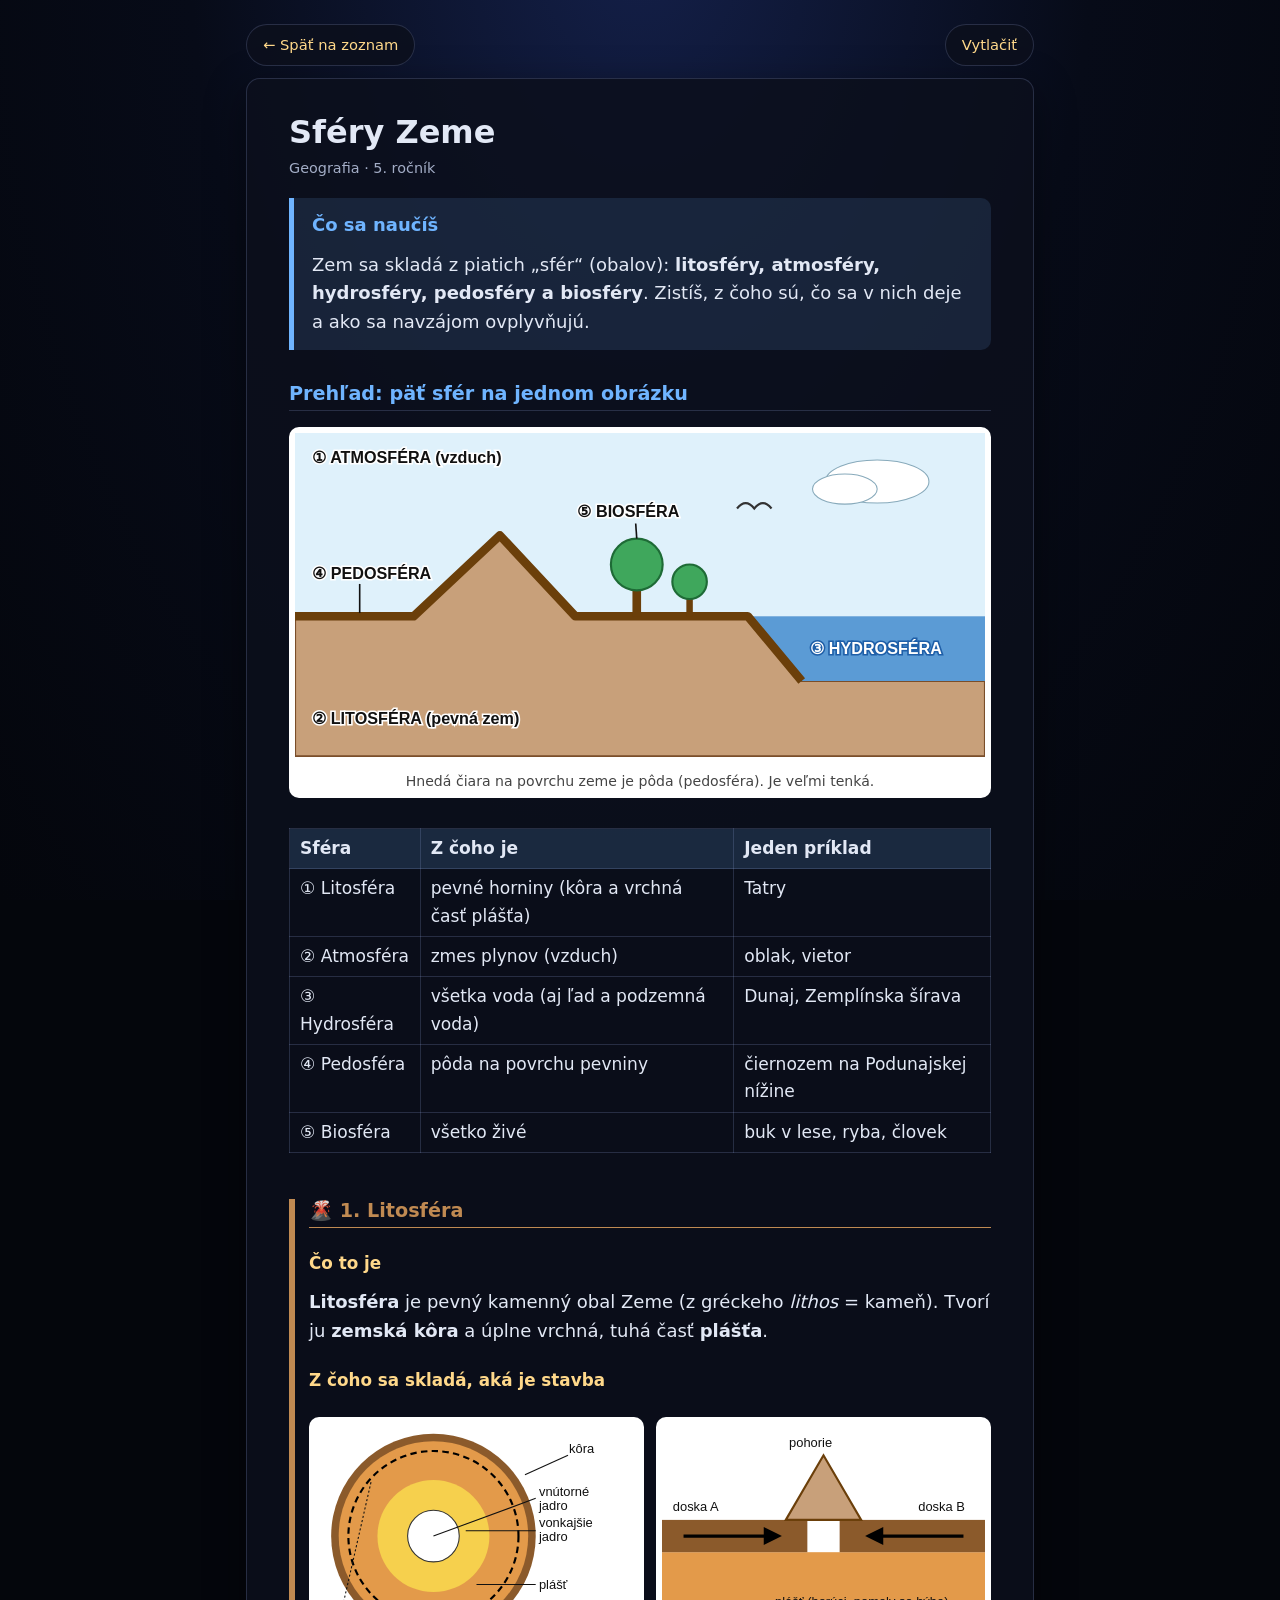
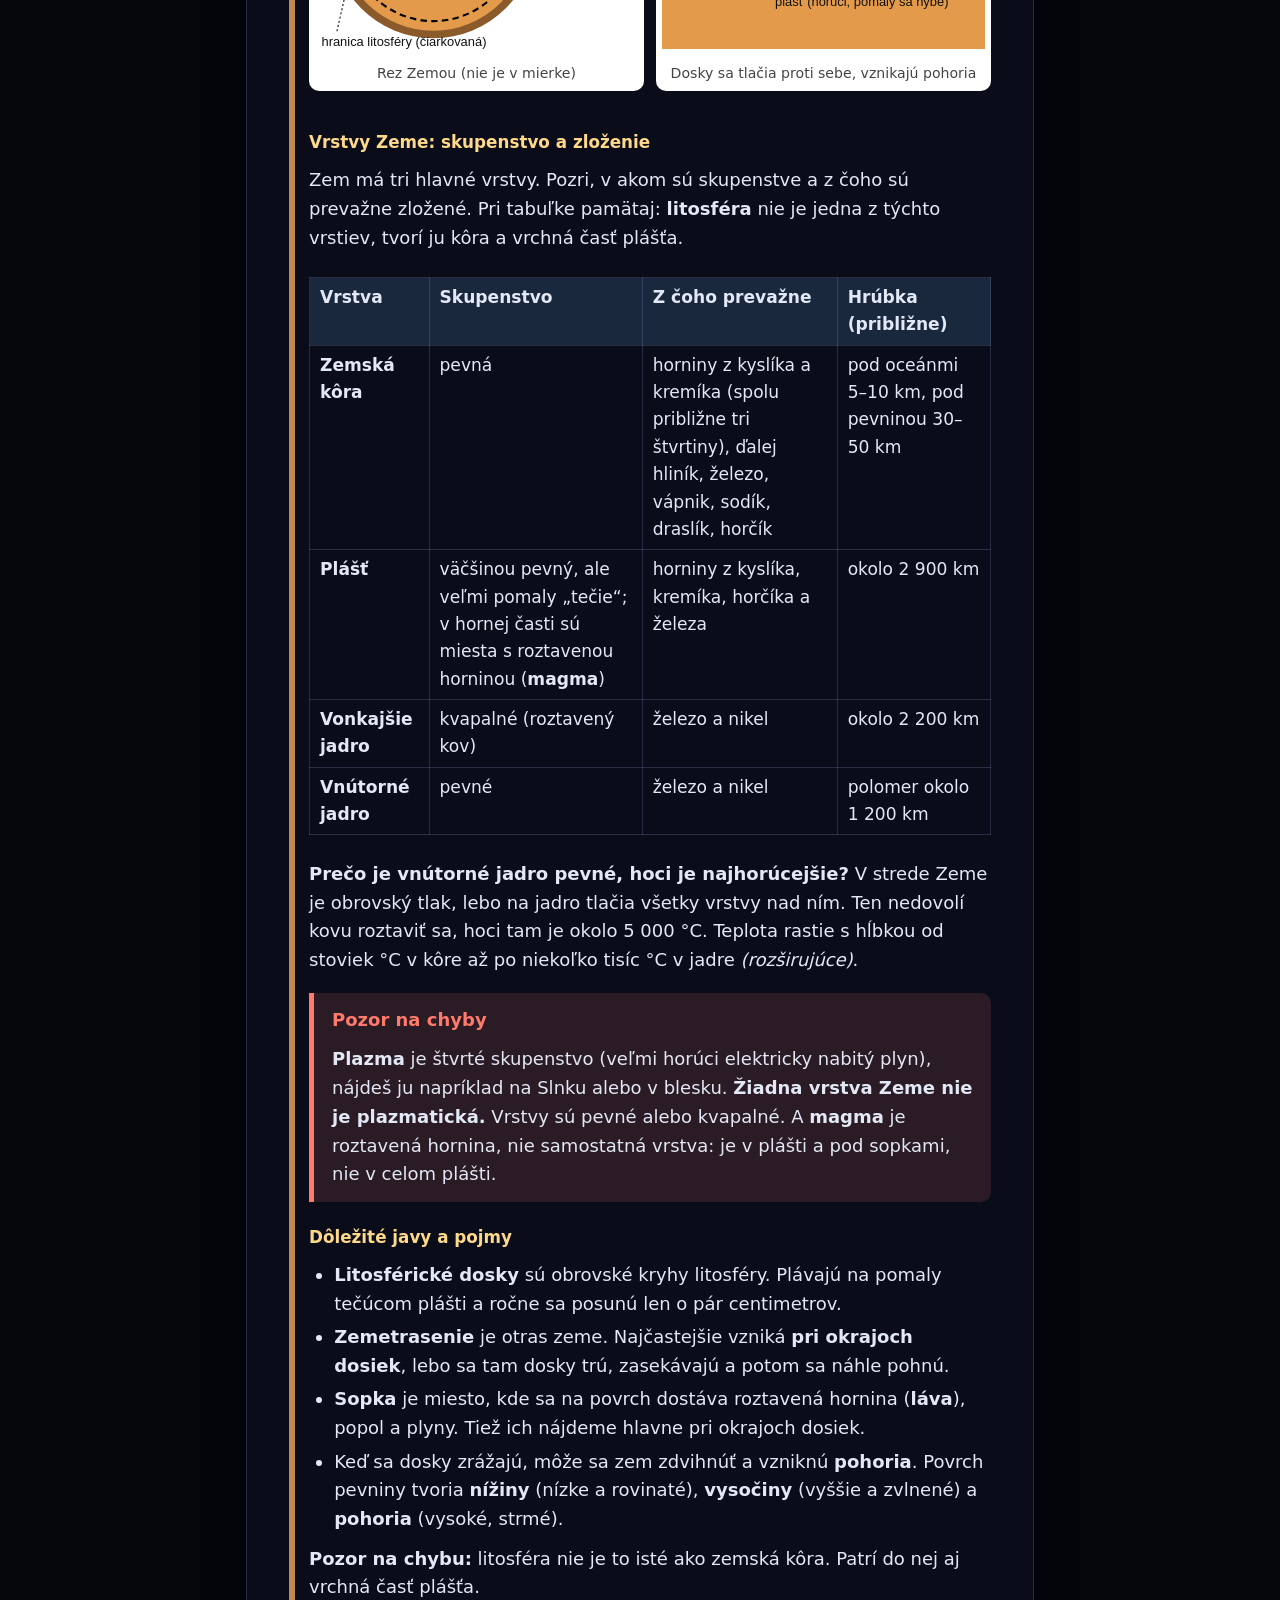
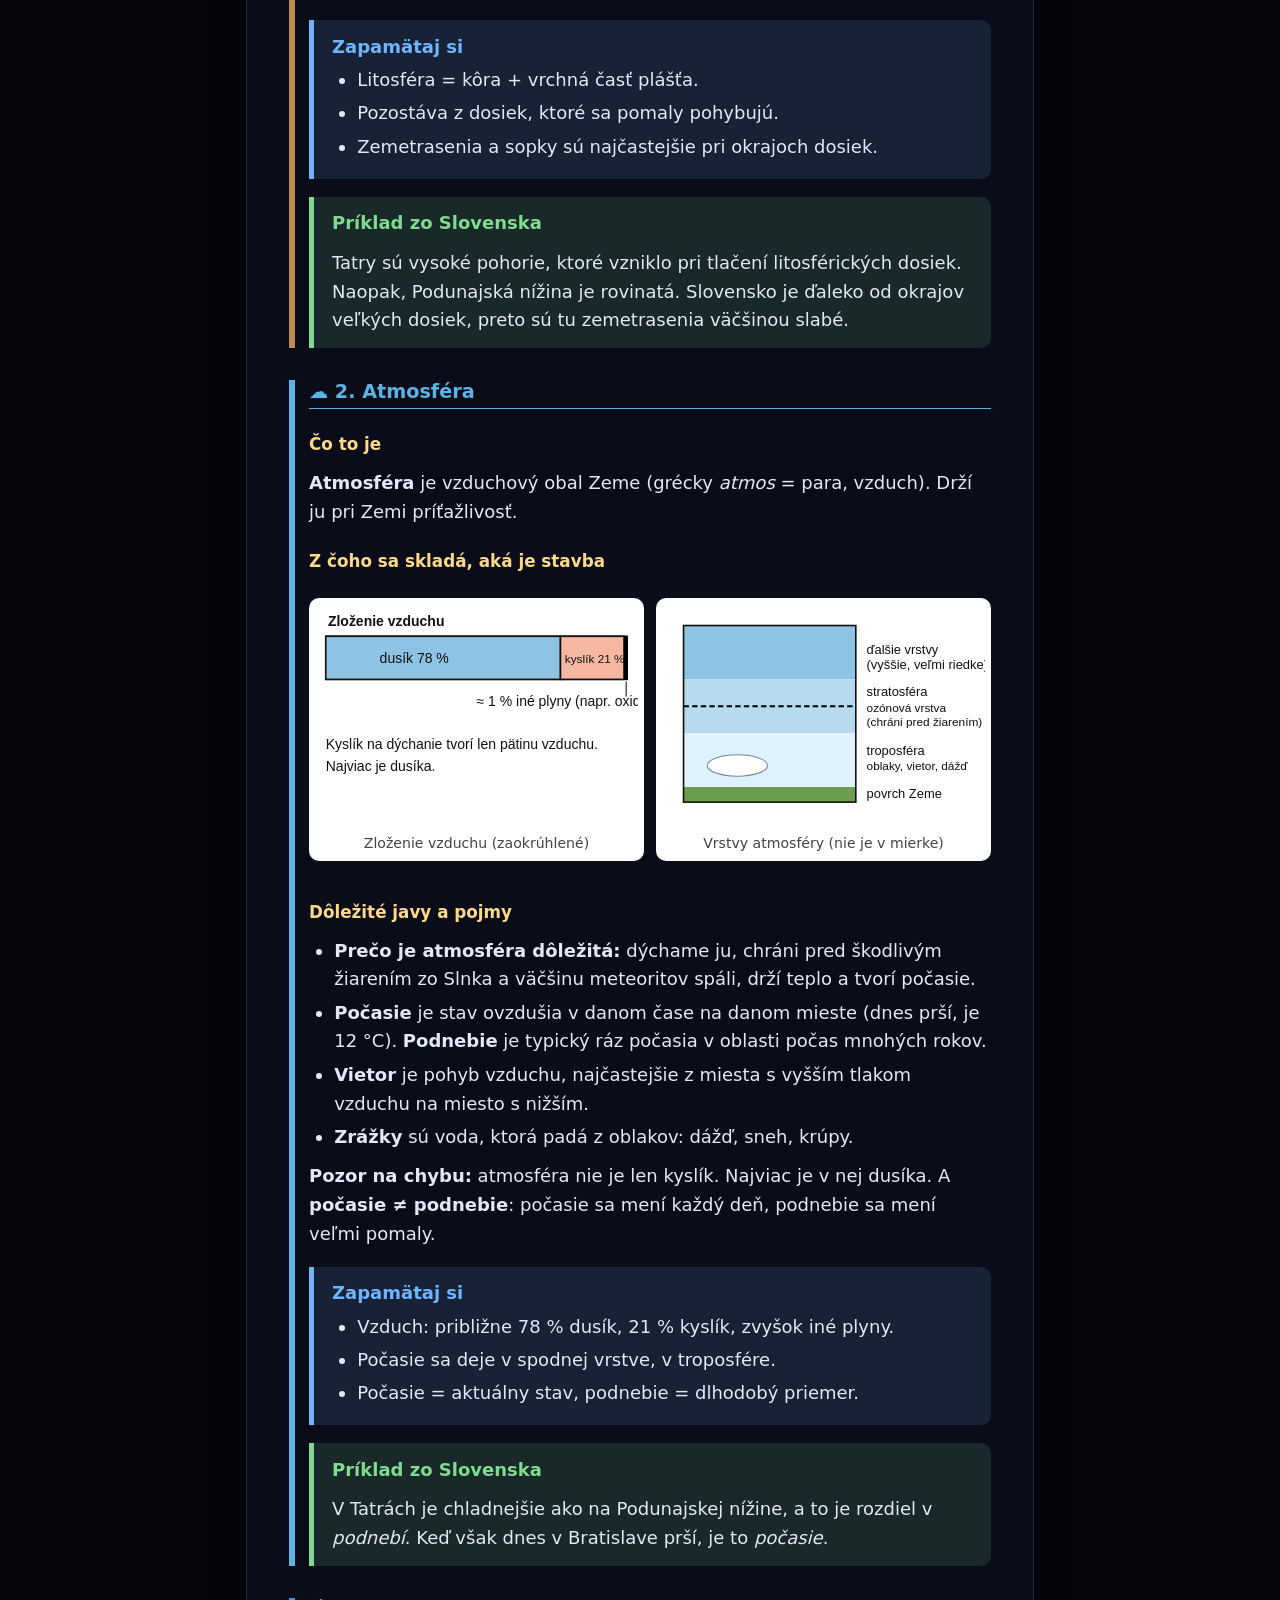
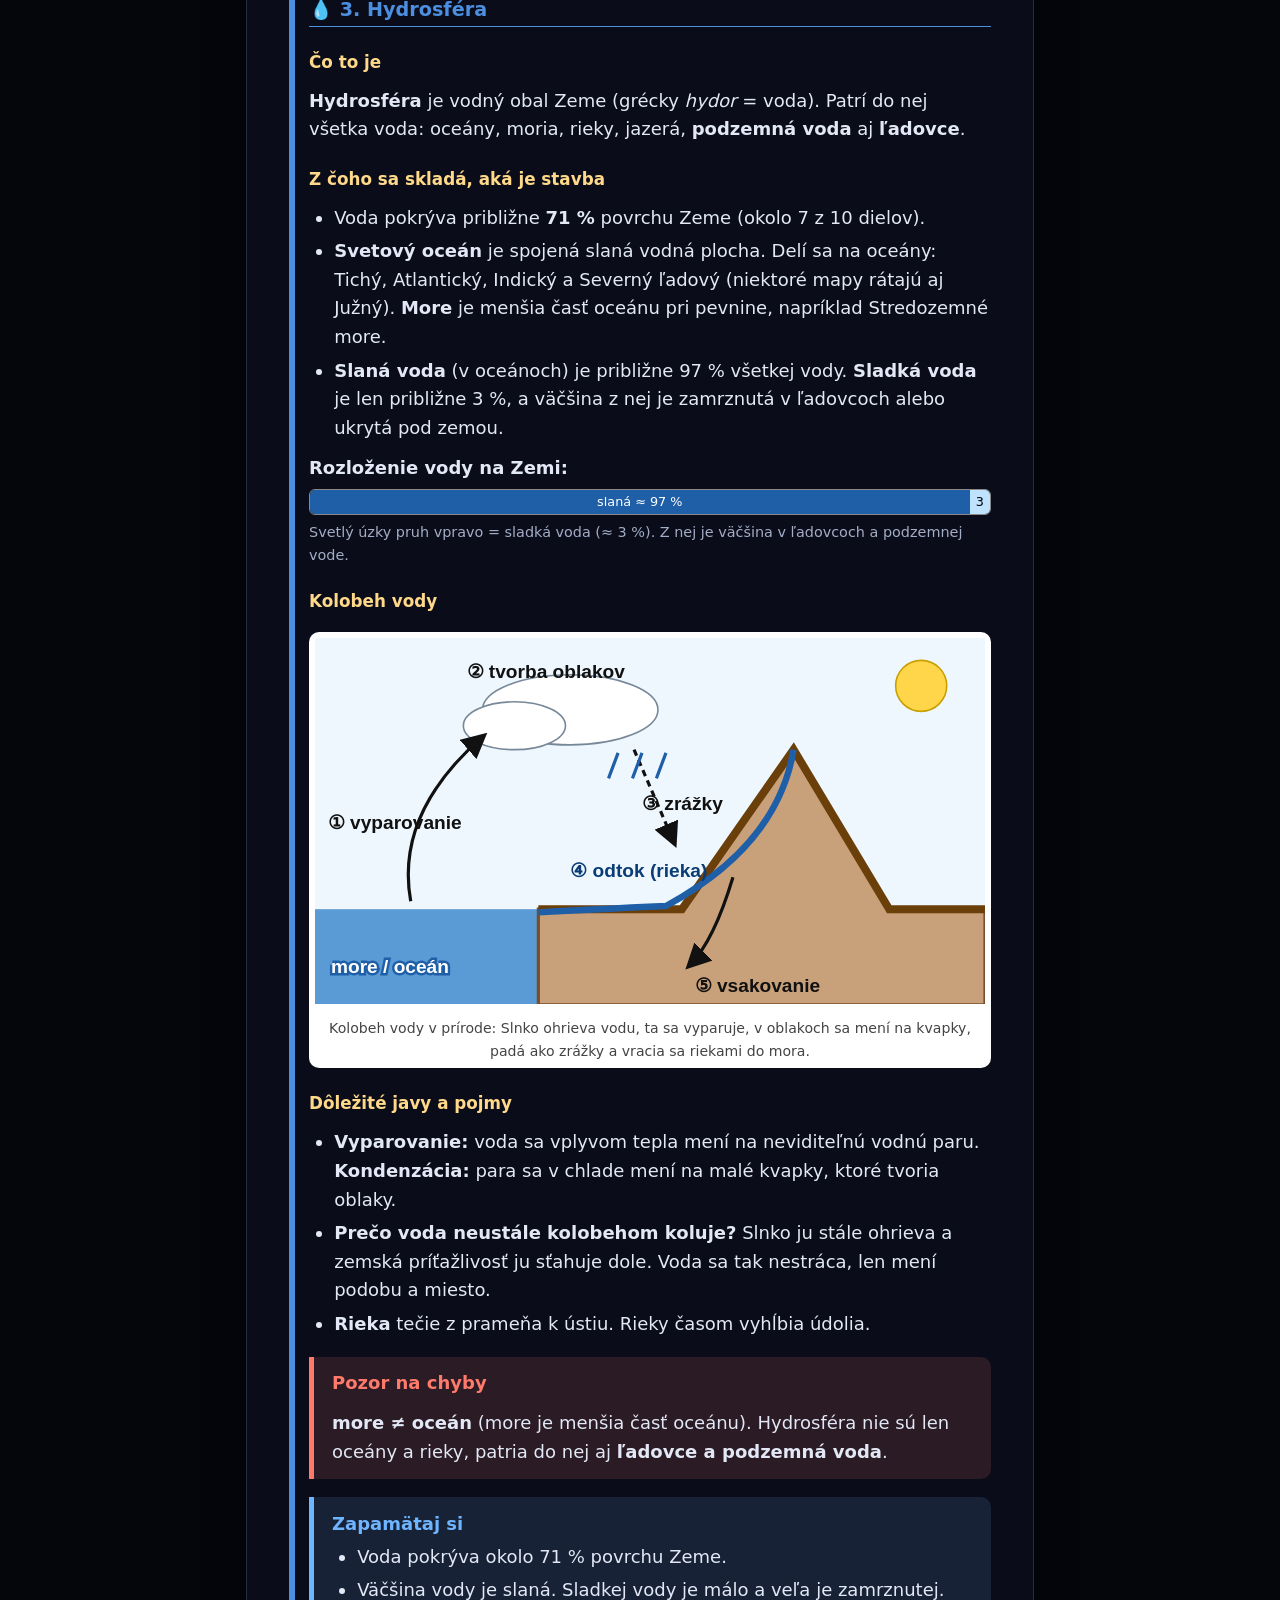
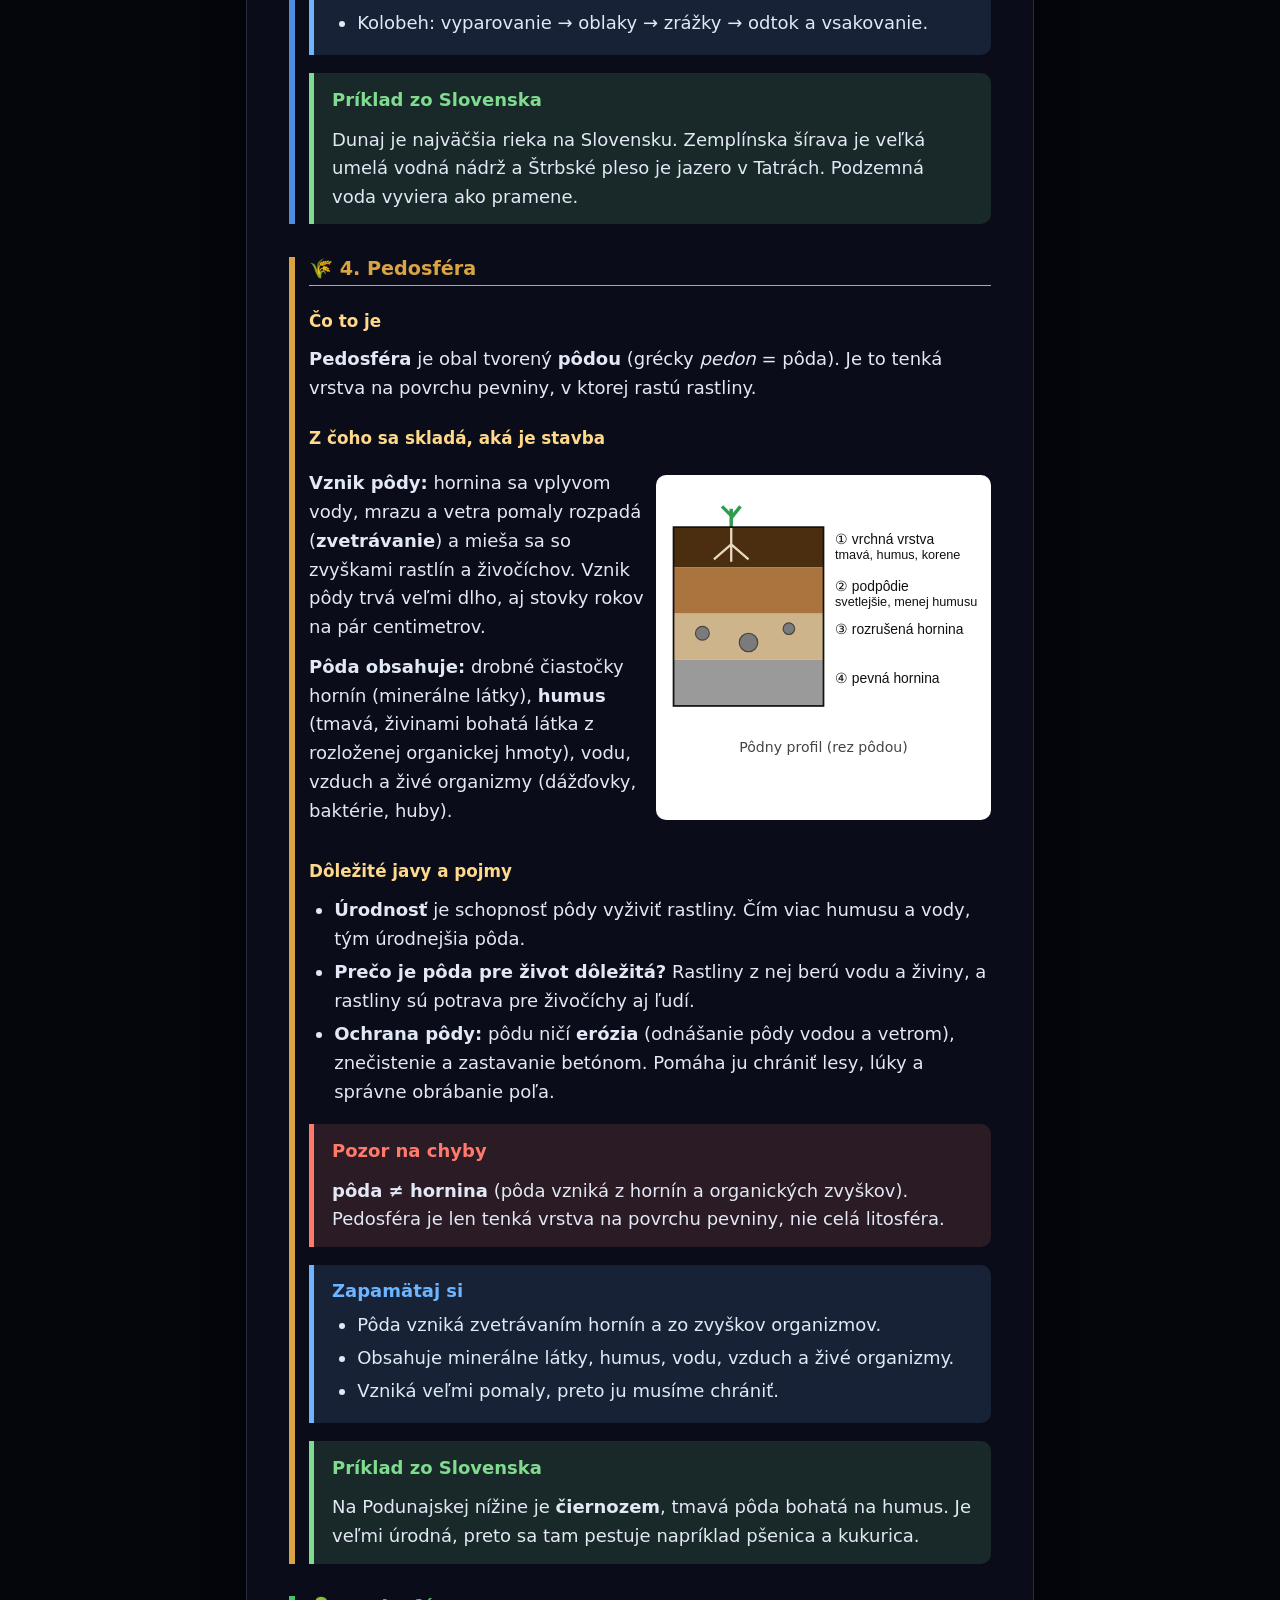
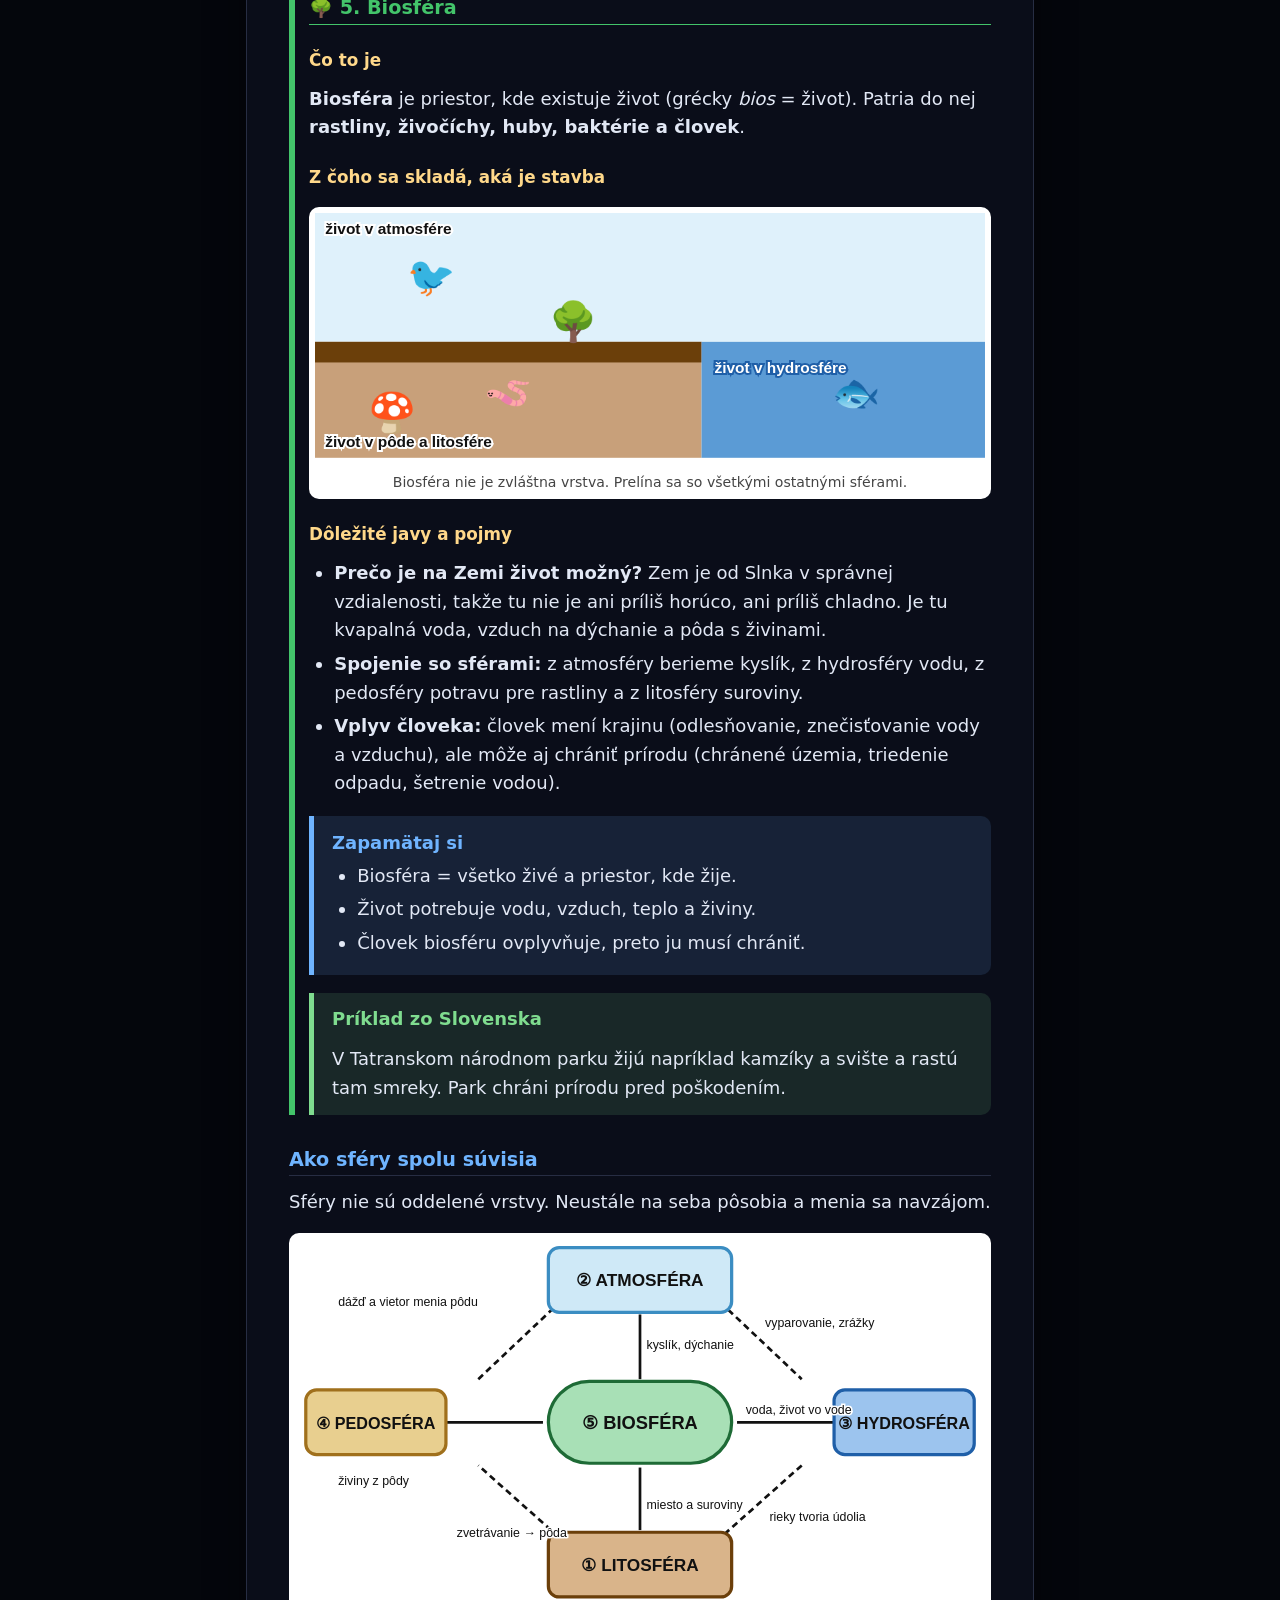
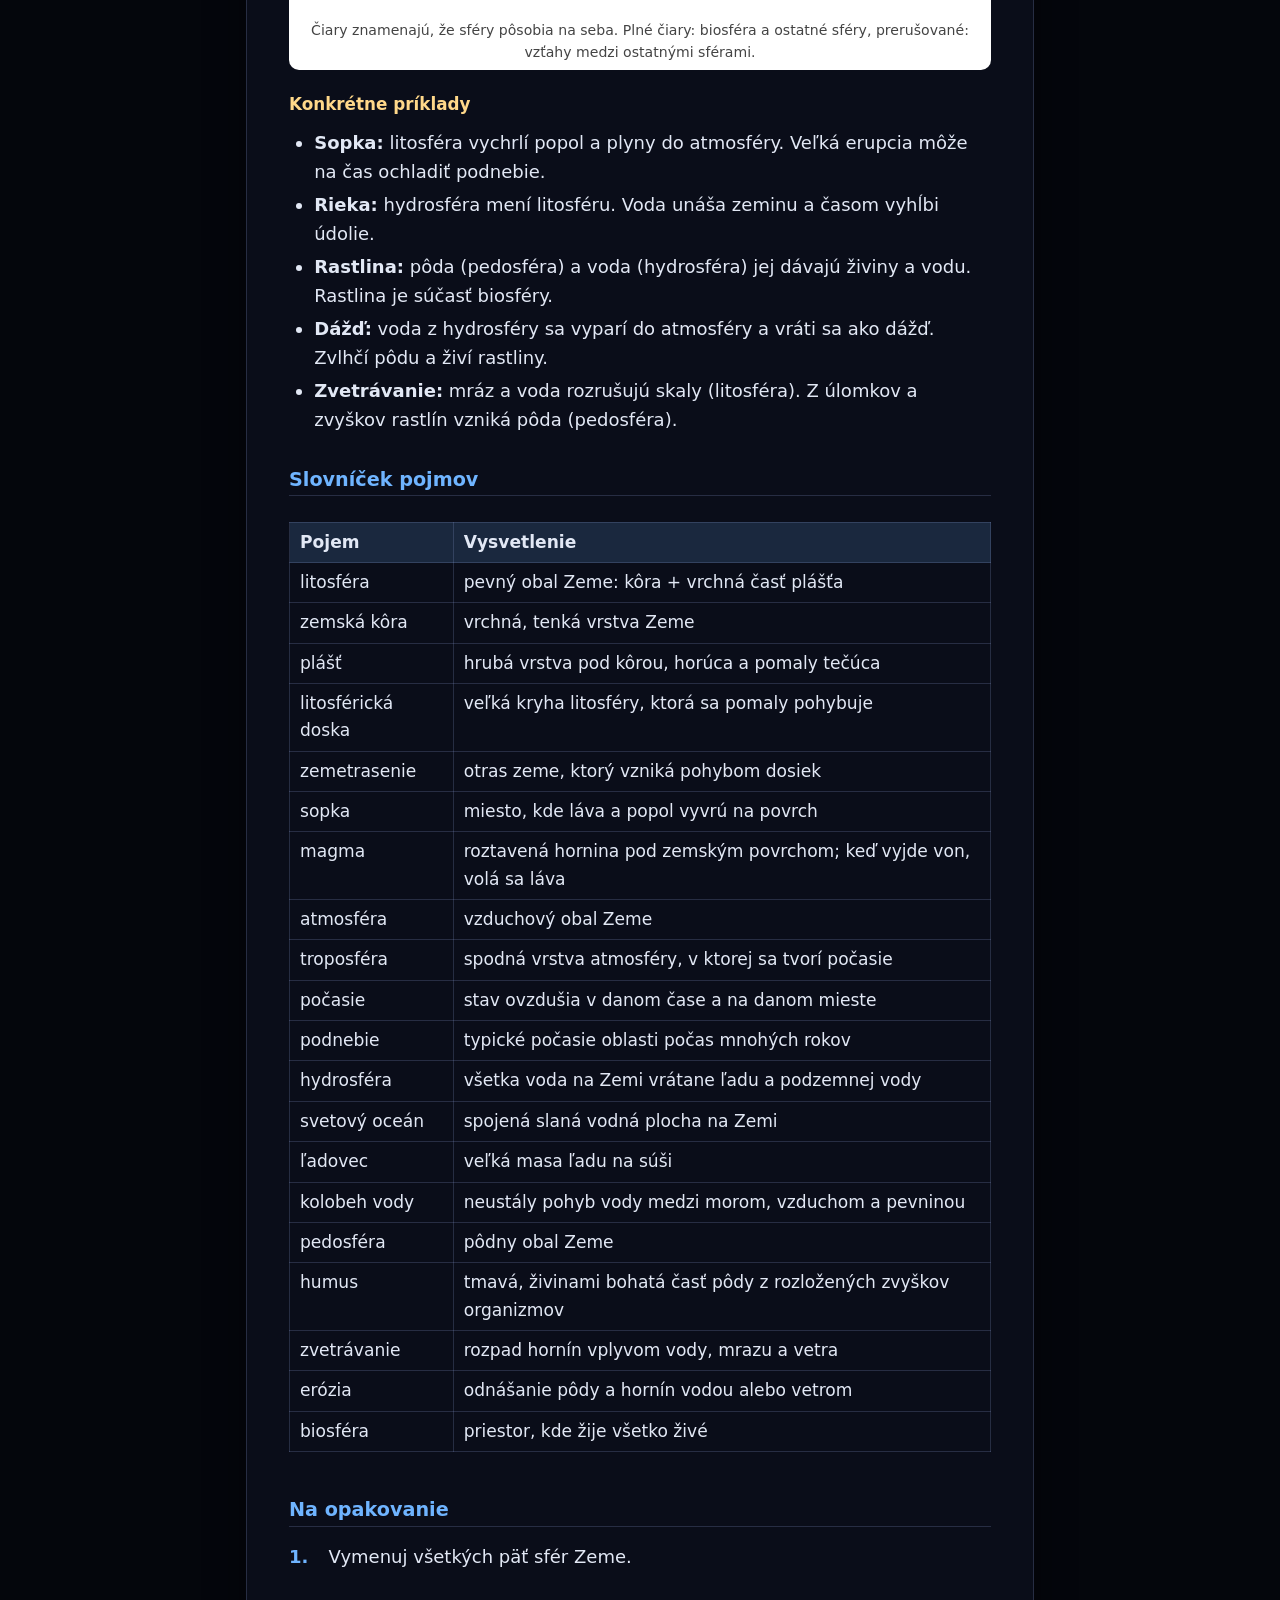
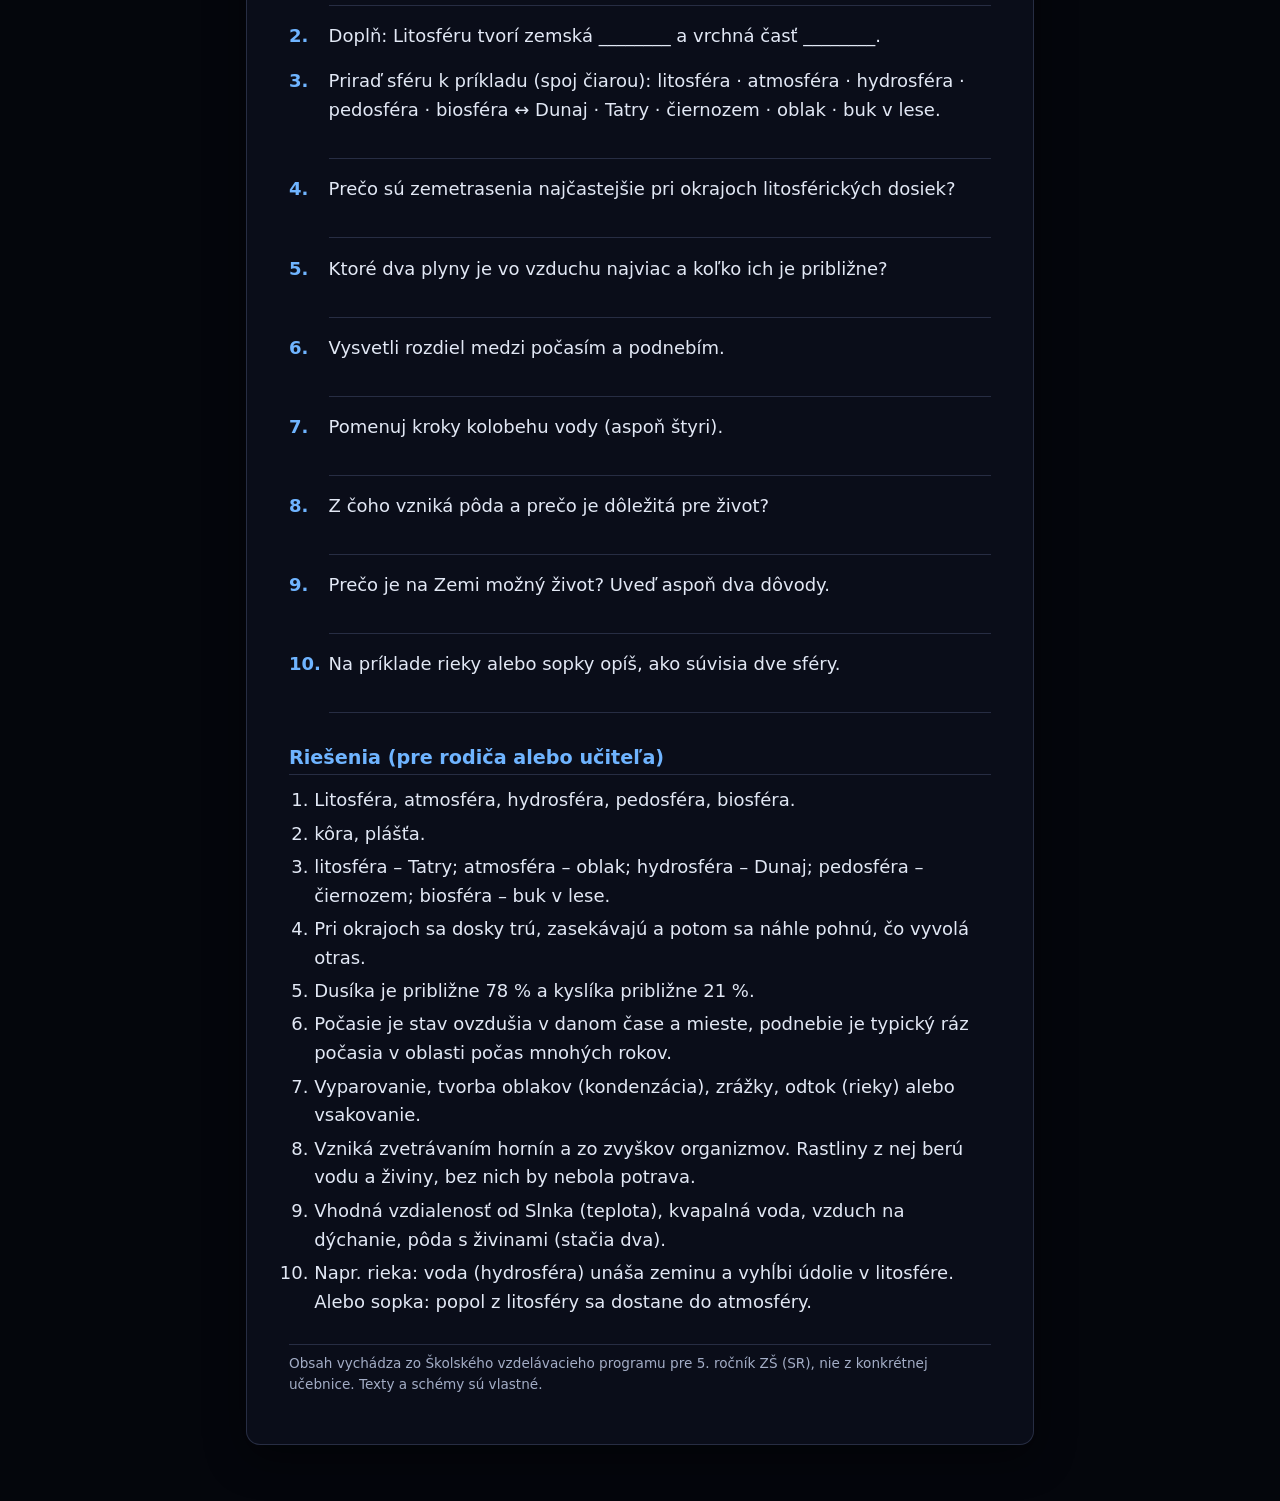
<file: geografia/5-rocnik/sfery-zeme/index.html>
<!DOCTYPE html>
<html lang="sk">
<head>
<meta charset="utf-8">
<meta name="viewport" content="width=device-width, initial-scale=1">
<title>Sféry Zeme</title>
<link rel="icon" href="../../../logo.png">
<link rel="stylesheet" href="../../../assets/styl.css">
<style>
/* doplnky k spoločnému štýlu: farby sfér, schémy, pruh vody */
section.sfera{border-left:6px solid var(--sc);padding-left:14px;margin:1.6em 0}
section.sfera>h2{color:var(--sc);border-bottom-color:var(--sc)}
#lito{--sc:#c08a52;--scp:#7a4e22}
#atmo{--sc:#5bb4e5;--scp:#1f6f9c}
#hydro{--sc:#4c8fe0;--scp:#1f5fa8}
#pedo{--sc:#d9a441;--scp:#7a5200}
#bio{--sc:#43c46a;--scp:#1e6b36}
.fig{background:#fff;color:#111;border-radius:10px;padding:6px;margin:.9em 0}
.fig figcaption{color:#444}
.grid2{display:grid;grid-template-columns:1fr 1fr;gap:12px}
@media (max-width:640px){.grid2{grid-template-columns:1fr}}
.box ul{margin:.2em 0}
.bar{display:flex;height:26px;border-radius:6px;overflow:hidden;border:1px solid #888;font-size:.8rem;margin:6px 0}
.bar span{display:block;text-align:center;line-height:24px;white-space:nowrap;overflow:hidden}
.bar .s{width:97%;background:#1f5fa8;color:#fff}
.bar .v{width:3%;background:#bfe3ff;color:#000}
@media print{
  section.sfera>h2{color:var(--text);border-bottom:2px solid var(--sc)}
  section.sfera{border-left-width:4px;padding-left:10px;margin:.9em 0}
  .fig{border:1px solid #bbb;border-radius:4px;padding:2px;margin:.6em 0}
  article.vytah{font-size:9.5pt;line-height:1.35}
  article.vytah h1{font-size:18pt}
  article.vytah h2{font-size:12.5pt;margin:.8em 0 .35em}
  article.vytah h3{font-size:10.5pt;margin:.7em 0 .25em}
  article.vytah .box{margin:.55em 0;padding:.4em .8em}
  article.vytah ul,article.vytah ol{margin:.3em 0}
  article.vytah li{margin:.1em 0}
  article.vytah td,article.vytah th{padding:2px 6px}
  article.vytah table{margin:.5em 0;font-size:9pt}
  .ulohy>li{margin:.5em 0}
  .riadok{height:1.5em}
  .fig svg{max-height:42mm}
  .grid2{gap:8px}
  .bar{break-inside:avoid}
  .bar .s{background:#555;color:#fff}
  .bar .v{background:#fff;color:#000;border-left:1px solid #000}
}
</style>
</head>
<body data-oblast="geografia">
<div class="sheet">

<div class="toolbar noprint">
  <a href="../">← Späť na zoznam</a>
  <button type="button" onclick="window.print()">Vytlačiť</button>
</div>

<article class="vytah">
<h1>Sféry Zeme</h1>
  <p class="meta">Geografia · 5. ročník</p>
  <div class="box"><span class="box-nazov">Čo sa naučíš</span><p> Zem sa skladá z piatich „sfér“ (obalov): <b>litosféry, atmosféry, hydrosféry, pedosféry a biosféry</b>. Zistíš, z čoho sú, čo sa v nich deje a ako sa navzájom ovplyvňujú.</p></div>

<!-- ============ PREHĽAD ============ -->
<section>
<h2>Prehľad: päť sfér na jednom obrázku</h2>
<figure class="fig">
<svg viewBox="0 0 640 300" role="img" aria-label="Rez krajinou: hore atmosféra s oblakom, dole pevná zem litosféra s tenkou vrstvou pôdy, vpravo more (hydrosféra), na zemi stromy a vtáky (biosféra).">
  <rect x="0" y="0" width="640" height="170" fill="#dff1fb"/>
  <polygon points="0,300 0,170 110,170 190,95 260,170 420,170 470,230 640,230 640,300" fill="#c8a07a" stroke="#7a4e2a" stroke-width="2"/>
  <polygon points="420,170 640,170 640,230 470,230" fill="#5b9bd5"/>
  <polyline points="0,170 110,170 190,95 260,170 420,170 470,230" fill="none" stroke="#6b3f0a" stroke-width="8" stroke-linejoin="round"/>
  <ellipse cx="540" cy="45" rx="48" ry="20" fill="#fff" stroke="#8ab"/><ellipse cx="510" cy="52" rx="30" ry="14" fill="#fff" stroke="#8ab"/>
  <rect x="313" y="132" width="8" height="38" fill="#6b3f0a"/><circle cx="317" cy="122" r="24" fill="#3fa75c" stroke="#1e6b36" stroke-width="2"/>
  <rect x="363" y="146" width="6" height="24" fill="#6b3f0a"/><circle cx="366" cy="138" r="16" fill="#3fa75c" stroke="#1e6b36" stroke-width="2"/>
  <path d="M410 70 q8 -10 16 0 q8 -10 16 0" fill="none" stroke="#333" stroke-width="2"/>
  <g font-family="Segoe UI,Arial" font-size="15" font-weight="700" fill="#111" stroke="#fff" stroke-width="3" paint-order="stroke">
    <text x="16" y="28">① ATMOSFÉRA (vzduch)</text>
    <text x="16" y="270">② LITOSFÉRA (pevná zem)</text>
    <text x="478" y="205" fill="#fff" stroke="#1f5fa8">③ HYDROSFÉRA</text>
    <text x="16" y="135">④ PEDOSFÉRA</text>
    <text x="262" y="78">⑤ BIOSFÉRA</text>
  </g>
  <line x1="60" y1="140" x2="60" y2="167" stroke="#111" stroke-width="1.5"/>
  <line x1="316" y1="84" x2="317" y2="98" stroke="#111" stroke-width="1.5"/>
</svg>
<figcaption>Hnedá čiara na povrchu zeme je pôda (pedosféra). Je veľmi tenká.</figcaption>
</figure>
<div class="tabulka-obal"><table>
<tr><th>Sféra</th><th>Z čoho je</th><th>Jeden príklad</th></tr>
<tr><td>① Litosféra</td><td>pevné horniny (kôra a vrchná časť plášťa)</td><td>Tatry</td></tr>
<tr><td>② Atmosféra</td><td>zmes plynov (vzduch)</td><td>oblak, vietor</td></tr>
<tr><td>③ Hydrosféra</td><td>všetka voda (aj ľad a podzemná voda)</td><td>Dunaj, Zemplínska šírava</td></tr>
<tr><td>④ Pedosféra</td><td>pôda na povrchu pevniny</td><td>čiernozem na Podunajskej nížine</td></tr>
<tr><td>⑤ Biosféra</td><td>všetko živé</td><td>buk v lese, ryba, človek</td></tr>
</table></div>
</section>

<!-- ============ LITOSFÉRA ============ -->
<section class="sfera" id="lito">
<h2>🌋 1. Litosféra</h2>
<h3>Čo to je</h3>
<p><b>Litosféra</b> je pevný kamenný obal Zeme (z gréckeho <i>lithos</i> = kameň). Tvorí ju <b>zemská kôra</b> a úplne vrchná, tuhá časť <b>plášťa</b>.</p>
<h3>Z čoho sa skladá, aká je stavba</h3>
<div class="grid2">
<figure class="fig">
<svg viewBox="0 0 300 210" role="img" aria-label="Rez Zemou: tenká kôra, hrubý plášť, vonkajšie a vnútorné jadro, prerušovaná čiara označuje spodnú hranicu litosféry.">
  <circle cx="110" cy="105" r="95" fill="#8b5a2b"/>
  <circle cx="110" cy="105" r="88" fill="#e39a4a"/>
  <circle cx="110" cy="105" r="52" fill="#f6d04d"/>
  <circle cx="110" cy="105" r="24" fill="#fff" stroke="#333"/>
  <circle cx="110" cy="105" r="79" fill="none" stroke="#000" stroke-width="2" stroke-dasharray="6 4"/>
  <g font-family="Segoe UI,Arial" font-size="12" fill="#111">
    <line x1="195" y1="48" x2="235" y2="30" stroke="#111"/><text x="236" y="28">kôra</text>
    <line x1="150" y1="150" x2="205" y2="150" stroke="#111"/><text x="208" y="154">plášť</text>
    <line x1="140" y1="100" x2="205" y2="100" stroke="#111"/><text x="208" y="97">vonkajšie</text><text x="208" y="110">jadro</text>
    <line x1="110" y1="105" x2="205" y2="70" stroke="#111"/><text x="208" y="68">vnútorné</text><text x="208" y="81">jadro</text>
    <line x1="52" y1="55" x2="20" y2="195" stroke="#111" stroke-dasharray="2 2"/><text x="6" y="207">hranica litosféry (čiarkovaná)</text>
  </g>
</svg>
<figcaption>Rez Zemou (nie je v mierke)</figcaption>
</figure>
<figure class="fig">
<svg viewBox="0 0 300 210" role="img" aria-label="Dve litosférické dosky sa tlačia proti sebe nad plášťom a vzniká pohorie.">
  <rect x="0" y="120" width="300" height="90" fill="#e39a4a"/>
  <rect x="0" y="90" width="135" height="30" fill="#8b5a2b"/>
  <rect x="165" y="90" width="135" height="30" fill="#8b5a2b"/>
  <polygon points="115,90 150,30 185,90" fill="#c8a07a" stroke="#6b3f0a" stroke-width="2"/>
  <g stroke="#000" stroke-width="3" fill="#000"><line x1="20" y1="105" x2="100" y2="105"/><polygon points="108,105 96,99 96,111"/><line x1="280" y1="105" x2="200" y2="105"/><polygon points="192,105 204,99 204,111"/></g>
  <g font-family="Segoe UI,Arial" font-size="12" fill="#111">
    <text x="10" y="82">doska A</text><text x="238" y="82">doska B</text>
    <text x="118" y="22">pohorie</text><text x="105" y="170">plášť (horúci, pomaly sa hýbe)</text>
  </g>
</svg>
<figcaption>Dosky sa tlačia proti sebe, vznikajú pohoria</figcaption>
</figure>
</div>
<h3>Vrstvy Zeme: skupenstvo a zloženie</h3>
<p>Zem má tri hlavné vrstvy. Pozri, v akom sú skupenstve a z čoho sú prevažne zložené. Pri tabuľke pamätaj: <b>litosféra</b> nie je jedna z týchto vrstiev, tvorí ju kôra a vrchná časť plášťa.</p>
<div class="tabulka-obal">
<table>
<tr><th>Vrstva</th><th>Skupenstvo</th><th>Z čoho prevažne</th><th>Hrúbka (približne)</th></tr>
<tr><td><b>Zemská kôra</b></td><td>pevná</td><td>horniny z kyslíka a kremíka (spolu približne tri štvrtiny), ďalej hliník, železo, vápnik, sodík, draslík, horčík</td><td>pod oceánmi 5–10 km, pod pevninou 30–50 km</td></tr>
<tr><td><b>Plášť</b></td><td>väčšinou pevný, ale veľmi pomaly „tečie“; v hornej časti sú miesta s roztavenou horninou (<b>magma</b>)</td><td>horniny z kyslíka, kremíka, horčíka a železa</td><td>okolo 2 900 km</td></tr>
<tr><td><b>Vonkajšie jadro</b></td><td>kvapalné (roztavený kov)</td><td>železo a nikel</td><td>okolo 2 200 km</td></tr>
<tr><td><b>Vnútorné jadro</b></td><td>pevné</td><td>železo a nikel</td><td>polomer okolo 1 200 km</td></tr>
</table>
</div>
<p><b>Prečo je vnútorné jadro pevné, hoci je najhorúcejšie?</b> V strede Zeme je obrovský tlak, lebo na jadro tlačia všetky vrstvy nad ním. Ten nedovolí kovu roztaviť sa, hoci tam je okolo 5 000 °C. Teplota rastie s hĺbkou od stoviek °C v kôre až po niekoľko tisíc °C v jadre <i>(rozširujúce)</i>.</p>
<div class="box pozor"><span class="box-nazov">Pozor na chyby</span><p><b>Plazma</b> je štvrté skupenstvo (veľmi horúci elektricky nabitý plyn), nájdeš ju napríklad na Slnku alebo v blesku. <b>Žiadna vrstva Zeme nie je plazmatická.</b> Vrstvy sú pevné alebo kvapalné. A <b>magma</b> je roztavená hornina, nie samostatná vrstva: je v plášti a pod sopkami, nie v celom plášti.</p></div>
<h3>Dôležité javy a pojmy</h3>
<ul>
<li><b>Litosférické dosky</b> sú obrovské kryhy litosféry. Plávajú na pomaly tečúcom plášti a ročne sa posunú len o pár centimetrov.</li>
<li><b>Zemetrasenie</b> je otras zeme. Najčastejšie vzniká <b>pri okrajoch dosiek</b>, lebo sa tam dosky trú, zasekávajú a potom sa náhle pohnú.</li>
<li><b>Sopka</b> je miesto, kde sa na povrch dostáva roztavená hornina (<b>láva</b>), popol a plyny. Tiež ich nájdeme hlavne pri okrajoch dosiek.</li>
<li>Keď sa dosky zrážajú, môže sa zem zdvihnúť a vzniknú <b>pohoria</b>. Povrch pevniny tvoria <b>nížiny</b> (nízke a rovinaté), <b>vysočiny</b> (vyššie a zvlnené) a <b>pohoria</b> (vysoké, strmé).</li>
</ul>
<div class="pozor"><b>Pozor na chybu:</b> litosféra nie je to isté ako zemská kôra. Patrí do nej aj vrchná časť plášťa.</div>
<div class="box"><span class="box-nazov">Zapamätaj si</span><ul><li>Litosféra = kôra + vrchná časť plášťa.</li><li>Pozostáva z dosiek, ktoré sa pomaly pohybujú.</li><li>Zemetrasenia a sopky sú najčastejšie pri okrajoch dosiek.</li></ul></div>
<div class="box ok"><span class="box-nazov">Príklad zo Slovenska</span><p>Tatry sú vysoké pohorie, ktoré vzniklo pri tlačení litosférických dosiek. Naopak, Podunajská nížina je rovinatá. Slovensko je ďaleko od okrajov veľkých dosiek, preto sú tu zemetrasenia väčšinou slabé.</p></div>
</section>

<!-- ============ ATMOSFÉRA ============ -->
<section class="sfera" id="atmo">
<h2>☁️ 2. Atmosféra</h2>
<h3>Čo to je</h3>
<p><b>Atmosféra</b> je vzduchový obal Zeme (grécky <i>atmos</i> = para, vzduch). Drží ju pri Zemi príťažlivosť.</p>
<h3>Z čoho sa skladá, aká je stavba</h3>
<div class="grid2">
<figure class="fig">
<svg viewBox="0 0 300 200" role="img" aria-label="Zloženie vzduchu: približne 78 percent dusík, 21 percent kyslík, 1 percento iné plyny.">
  <rect x="10" y="30" width="280" height="40" fill="#fff" stroke="#111" stroke-width="1.5"/>
  <rect x="10" y="30" width="218" height="40" fill="#8ec3e3" stroke="#111" stroke-width="1.5"/>
  <rect x="228" y="30" width="59" height="40" fill="#f5b7a0" stroke="#111" stroke-width="1.5"/>
  <rect x="287" y="30" width="3" height="40" fill="#000"/>
  <g font-family="Segoe UI,Arial" font-size="13" fill="#111">
    <text x="12" y="20" font-weight="700">Zloženie vzduchu</text>
    <text x="60" y="55">dusík 78 %</text><text x="232" y="55" font-size="11">kyslík 21 %</text>
    <text x="150" y="95">≈ 1 % iné plyny (napr. oxid uhličitý, vodná para)</text>
    <text x="10" y="135">Kyslík na dýchanie tvorí len pätinu vzduchu.</text>
    <text x="10" y="155">Najviac je dusíka.</text>
  </g>
  <line x1="289" y1="72" x2="289" y2="86" stroke="#111"/>
</svg>
<figcaption>Zloženie vzduchu (zaokrúhlené)</figcaption>
</figure>
<figure class="fig">
<svg viewBox="0 0 300 200" role="img" aria-label="Vrstvy atmosféry odspodu: troposféra s oblakmi, stratosféra s ozónovou vrstvou, vyššie ďalšie vrstvy.">
  <rect x="20" y="20" width="160" height="50" fill="#8ec3e3"/>
  <rect x="20" y="70" width="160" height="50" fill="#b5d9ef"/>
  <rect x="20" y="120" width="160" height="50" fill="#dff1fb"/>
  <rect x="20" y="170" width="160" height="14" fill="#6b9f4f"/>
  <rect x="20" y="20" width="160" height="164" fill="none" stroke="#111" stroke-width="1.5"/>
  <line x1="20" y1="95" x2="180" y2="95" stroke="#000" stroke-dasharray="5 3" stroke-width="2"/>
  <ellipse cx="70" cy="150" rx="28" ry="10" fill="#fff" stroke="#789"/>
  <g font-family="Segoe UI,Arial" font-size="12" fill="#111">
    <text x="190" y="46">ďalšie vrstvy</text><text x="190" y="60">(vyššie, veľmi riedke)</text>
    <text x="190" y="85">stratosféra</text><text x="190" y="100" font-size="11">ozónová vrstva</text><text x="190" y="113" font-size="11">(chráni pred žiarením)</text>
    <text x="190" y="140">troposféra</text><text x="190" y="154" font-size="11">oblaky, vietor, dážď</text>
    <text x="190" y="180">povrch Zeme</text>
  </g>
</svg>
<figcaption>Vrstvy atmosféry (nie je v mierke)</figcaption>
</figure>
</div>
<h3>Dôležité javy a pojmy</h3>
<ul>
<li><b>Prečo je atmosféra dôležitá:</b> dýchame ju, chráni pred škodlivým žiarením zo Slnka a väčšinu meteoritov spáli, drží teplo a tvorí počasie.</li>
<li><b>Počasie</b> je stav ovzdušia v danom čase na danom mieste (dnes prší, je 12 °C). <b>Podnebie</b> je typický ráz počasia v oblasti počas mnohých rokov.</li>
<li><b>Vietor</b> je pohyb vzduchu, najčastejšie z miesta s vyšším tlakom vzduchu na miesto s nižším.</li>
<li><b>Zrážky</b> sú voda, ktorá padá z oblakov: dážď, sneh, krúpy.</li>
</ul>
<div class="pozor"><b>Pozor na chybu:</b> atmosféra nie je len kyslík. Najviac je v nej dusíka. A <b>počasie ≠ podnebie</b>: počasie sa mení každý deň, podnebie sa mení veľmi pomaly.</div>
<div class="box"><span class="box-nazov">Zapamätaj si</span><ul><li>Vzduch: približne 78 % dusík, 21 % kyslík, zvyšok iné plyny.</li><li>Počasie sa deje v spodnej vrstve, v troposfére.</li><li>Počasie = aktuálny stav, podnebie = dlhodobý priemer.</li></ul></div>
<div class="box ok"><span class="box-nazov">Príklad zo Slovenska</span><p>V Tatrách je chladnejšie ako na Podunajskej nížine, a to je rozdiel v <i>podnebí</i>. Keď však dnes v Bratislave prší, je to <i>počasie</i>.</p></div>
</section>

<!-- ============ HYDROSFÉRA ============ -->
<section class="sfera" id="hydro">
<h2>💧 3. Hydrosféra</h2>
<h3>Čo to je</h3>
<p><b>Hydrosféra</b> je vodný obal Zeme (grécky <i>hydor</i> = voda). Patrí do nej všetka voda: oceány, moria, rieky, jazerá, <b>podzemná voda</b> aj <b>ľadovce</b>.</p>
<h3>Z čoho sa skladá, aká je stavba</h3>
<ul>
<li>Voda pokrýva približne <b>71 %</b> povrchu Zeme (okolo 7 z 10 dielov).</li>
<li><b>Svetový oceán</b> je spojená slaná vodná plocha. Delí sa na oceány: Tichý, Atlantický, Indický a Severný ľadový (niektoré mapy rátajú aj Južný). <b>More</b> je menšia časť oceánu pri pevnine, napríklad Stredozemné more.</li>
<li><b>Slaná voda</b> (v oceánoch) je približne 97 % všetkej vody. <b>Sladká voda</b> je len približne 3 %, a väčšina z nej je zamrznutá v ľadovcoch alebo ukrytá pod zemou.</li>
</ul>
<p style="margin-bottom:2px"><b>Rozloženie vody na Zemi:</b></p>
<div class="bar" role="img" aria-label="Pruh: 97 percent slaná voda, 3 percentá sladká voda"><span class="s">slaná ≈ 97 %</span><span class="v">3</span></div>
<p class="meta" style="margin:0 0 6px">Svetlý úzky pruh vpravo = sladká voda (≈ 3 %). Z nej je väčšina v ľadovcoch a podzemnej vode.</p>
<h3>Kolobeh vody</h3>
<figure class="fig">
<svg viewBox="0 0 420 230" role="img" aria-label="Kolobeh vody: vyparovanie z mora, vznik oblakov, zrážky na pevninu, odtok riekou späť do mora a vsakovanie pod zem.">
  <defs><marker id="ah" markerWidth="8" markerHeight="8" refX="6" refY="4" orient="auto"><path d="M0 0 L8 4 L0 8 Z" fill="#111"/></marker></defs>
  <rect x="0" y="0" width="420" height="230" fill="#eef7fd"/>
  <circle cx="380" cy="30" r="16" fill="#ffd54a" stroke="#c9a000"/>
  <rect x="0" y="170" width="140" height="60" fill="#5b9bd5"/>
  <polygon points="140,230 140,170 230,170 300,70 360,170 420,170 420,230" fill="#c8a07a" stroke="#7a4e2a" stroke-width="2"/>
  <polyline points="140,170 230,170 300,70 360,170 420,170" fill="none" stroke="#6b3f0a" stroke-width="5"/>
  <path d="M300 70 Q290 130 220 168 Q175 170 140 172" fill="none" stroke="#1f5fa8" stroke-width="4"/>
  <ellipse cx="160" cy="45" rx="55" ry="22" fill="#fff" stroke="#789"/><ellipse cx="125" cy="55" rx="32" ry="15" fill="#fff" stroke="#789"/>
  <g stroke="#111" stroke-width="2" fill="none" marker-end="url(#ah)">
    <path d="M60 165 Q50 110 105 62"/>
    <path d="M200 70 L225 128" stroke-dasharray="4 3"/>
    <path d="M262 150 Q250 190 235 205"/>
  </g>
  <g stroke="#1f5fa8" stroke-width="2"><line x1="190" y1="72" x2="184" y2="88"/><line x1="205" y1="72" x2="199" y2="88"/><line x1="220" y1="72" x2="214" y2="88"/></g>
  <g font-family="Segoe UI,Arial" font-size="12" fill="#111" font-weight="700">
    <text x="8" y="120">① vyparovanie</text>
    <text x="95" y="25">② tvorba oblakov</text>
    <text x="205" y="108">③ zrážky</text>
    <text x="160" y="150" fill="#0b3c75">④ odtok (rieka)</text>
    <text x="238" y="222">⑤ vsakovanie</text>
    <text x="10" y="210" fill="#fff" stroke="#1f5fa8" stroke-width="3" paint-order="stroke">more / oceán</text>
  </g>
</svg>
<figcaption>Kolobeh vody v prírode: Slnko ohrieva vodu, ta sa vyparuje, v oblakoch sa mení na kvapky, padá ako zrážky a vracia sa riekami do mora.</figcaption>
</figure>
<h3>Dôležité javy a pojmy</h3>
<ul>
<li><b>Vyparovanie:</b> voda sa vplyvom tepla mení na neviditeľnú vodnú paru. <b>Kondenzácia:</b> para sa v chlade mení na malé kvapky, ktoré tvoria oblaky.</li>
<li><b>Prečo voda neustále kolobehom koluje?</b> Slnko ju stále ohrieva a zemská príťažlivosť ju sťahuje dole. Voda sa tak nestráca, len mení podobu a miesto.</li>
<li><b>Rieka</b> tečie z prameňa k ústiu. Rieky časom vyhĺbia údolia.</li>
</ul>
<div class="box pozor"><span class="box-nazov">Pozor na chyby</span><p><b>more ≠ oceán</b> (more je menšia časť oceánu). Hydrosféra nie sú len oceány a rieky, patria do nej aj <b>ľadovce a podzemná voda</b>.</p></div>
<div class="box"><span class="box-nazov">Zapamätaj si</span><ul><li>Voda pokrýva okolo 71 % povrchu Zeme.</li><li>Väčšina vody je slaná. Sladkej vody je málo a veľa je zamrznutej.</li><li>Kolobeh: vyparovanie → oblaky → zrážky → odtok a vsakovanie.</li></ul></div>
<div class="box ok"><span class="box-nazov">Príklad zo Slovenska</span><p>Dunaj je najväčšia rieka na Slovensku. Zemplínska šírava je veľká umelá vodná nádrž a Štrbské pleso je jazero v Tatrách. Podzemná voda vyviera ako pramene.</p></div>
</section>

<!-- ============ PEDOSFÉRA ============ -->
<section class="sfera" id="pedo">
<h2>🌾 4. Pedosféra</h2>
<h3>Čo to je</h3>
<p><b>Pedosféra</b> je obal tvorený <b>pôdou</b> (grécky <i>pedon</i> = pôda). Je to tenká vrstva na povrchu pevniny, v ktorej rastú rastliny.</p>
<h3>Z čoho sa skladá, aká je stavba</h3>
<div class="grid2">
<div>
<p><b>Vznik pôdy:</b> hornina sa vplyvom vody, mrazu a vetra pomaly rozpadá (<b>zvetrávanie</b>) a mieša sa so zvyškami rastlín a živočíchov. Vznik pôdy trvá veľmi dlho, aj stovky rokov na pár centimetrov.</p>
<p><b>Pôda obsahuje:</b> drobné čiastočky hornín (minerálne látky), <b>humus</b> (tmavá, živinami bohatá látka z rozloženej organickej hmoty), vodu, vzduch a živé organizmy (dážďovky, baktérie, huby).</p>
</div>
<figure class="fig">
<svg viewBox="0 0 280 210" role="img" aria-label="Pôdny profil: tmavá vrchná vrstva s humusom a koreňmi, podpôdie, rozrušená hornina a pevná hornina.">
  <rect x="10" y="40" width="130" height="35" fill="#4b2e10"/>
  <rect x="10" y="75" width="130" height="40" fill="#a9743e"/>
  <rect x="10" y="115" width="130" height="40" fill="#cdb48a"/>
  <rect x="10" y="155" width="130" height="40" fill="#9a9a9a"/>
  <g fill="#7b7b7b" stroke="#444"><circle cx="35" cy="132" r="6"/><circle cx="75" cy="140" r="8"/><circle cx="110" cy="128" r="5"/></g>
  <path d="M60 40 L60 24 M60 30 l-8 -8 M60 32 l8 -10" stroke="#2e9d4f" stroke-width="3" fill="none"/>
  <path d="M60 40 L60 70 M60 55 L45 68 M60 55 L75 68" stroke="#e8d8c0" stroke-width="2" fill="none"/>
  <rect x="10" y="40" width="130" height="155" fill="none" stroke="#111" stroke-width="1.5"/>
  <g font-family="Segoe UI,Arial" font-size="12" fill="#111">
    <text x="150" y="55">① vrchná vrstva</text><text x="150" y="68" font-size="11">tmavá, humus, korene</text>
    <text x="150" y="95">② podpôdie</text><text x="150" y="108" font-size="11">svetlejšie, menej humusu</text>
    <text x="150" y="133">③ rozrušená hornina</text>
    <text x="150" y="175">④ pevná hornina</text>
  </g>
</svg>
<figcaption>Pôdny profil (rez pôdou)</figcaption>
</figure>
</div>
<h3>Dôležité javy a pojmy</h3>
<ul>
<li><b>Úrodnosť</b> je schopnosť pôdy vyživiť rastliny. Čím viac humusu a vody, tým úrodnejšia pôda.</li>
<li><b>Prečo je pôda pre život dôležitá?</b> Rastliny z nej berú vodu a živiny, a rastliny sú potrava pre živočíchy aj ľudí.</li>
<li><b>Ochrana pôdy:</b> pôdu ničí <b>erózia</b> (odnášanie pôdy vodou a vetrom), znečistenie a zastavanie betónom. Pomáha ju chrániť lesy, lúky a správne obrábanie poľa.</li>
</ul>
<div class="box pozor"><span class="box-nazov">Pozor na chyby</span><p><b>pôda ≠ hornina</b> (pôda vzniká z hornín a organických zvyškov). Pedosféra je len tenká vrstva na povrchu pevniny, nie celá litosféra.</p></div>
<div class="box"><span class="box-nazov">Zapamätaj si</span><ul><li>Pôda vzniká zvetrávaním hornín a zo zvyškov organizmov.</li><li>Obsahuje minerálne látky, humus, vodu, vzduch a živé organizmy.</li><li>Vzniká veľmi pomaly, preto ju musíme chrániť.</li></ul></div>
<div class="box ok"><span class="box-nazov">Príklad zo Slovenska</span><p>Na Podunajskej nížine je <b>čiernozem</b>, tmavá pôda bohatá na humus. Je veľmi úrodná, preto sa tam pestuje napríklad pšenica a kukurica.</p></div>
</section>

<!-- ============ BIOSFÉRA ============ -->
<section class="sfera" id="bio">
<h2>🌳 5. Biosféra</h2>
<h3>Čo to je</h3>
<p><b>Biosféra</b> je priestor, kde existuje život (grécky <i>bios</i> = život). Patria do nej <b>rastliny, živočíchy, huby, baktérie a človek</b>.</p>
<h3>Z čoho sa skladá, aká je stavba</h3>
<figure class="fig">
<svg viewBox="0 0 520 190" role="img" aria-label="Život vo všetkých sférach: vtáky vo vzduchu, strom a dážďovka v pôde, ryba vo vode.">
  <rect x="0" y="0" width="520" height="100" fill="#dff1fb"/>
  <rect x="0" y="100" width="300" height="90" fill="#c8a07a"/>
  <rect x="0" y="100" width="300" height="16" fill="#6b3f0a"/>
  <rect x="300" y="100" width="220" height="90" fill="#5b9bd5"/>
  <g font-size="30" text-anchor="middle"><text x="90" y="60">🐦</text><text x="200" y="95">🌳</text><text x="150" y="150">🪱</text><text x="420" y="150">🐟</text><text x="60" y="165">🍄</text></g>
  <g font-family="Segoe UI,Arial" font-size="12" font-weight="700" fill="#111" stroke="#fff" stroke-width="3" paint-order="stroke">
    <text x="8" y="16">život v atmosfére</text><text x="8" y="182">život v pôde a litosfére</text><text x="310" y="124" fill="#fff" stroke="#1f5fa8">život v hydrosfére</text>
  </g>
</svg>
<figcaption>Biosféra nie je zvláštna vrstva. Prelína sa so všetkými ostatnými sférami.</figcaption>
</figure>
<h3>Dôležité javy a pojmy</h3>
<ul>
<li><b>Prečo je na Zemi život možný?</b> Zem je od Slnka v správnej vzdialenosti, takže tu nie je ani príliš horúco, ani príliš chladno. Je tu kvapalná voda, vzduch na dýchanie a pôda s živinami.</li>
<li><b>Spojenie so sférami:</b> z atmosféry berieme kyslík, z hydrosféry vodu, z pedosféry potravu pre rastliny a z litosféry suroviny.</li>
<li><b>Vplyv človeka:</b> človek mení krajinu (odlesňovanie, znečisťovanie vody a vzduchu), ale môže aj chrániť prírodu (chránené územia, triedenie odpadu, šetrenie vodou).</li>
</ul>
<div class="box"><span class="box-nazov">Zapamätaj si</span><ul><li>Biosféra = všetko živé a priestor, kde žije.</li><li>Život potrebuje vodu, vzduch, teplo a živiny.</li><li>Človek biosféru ovplyvňuje, preto ju musí chrániť.</li></ul></div>
<div class="box ok"><span class="box-nazov">Príklad zo Slovenska</span><p>V Tatranskom národnom parku žijú napríklad kamzíky a svište a rastú tam smreky. Park chráni prírodu pred poškodením.</p></div>
</section>

<!-- ============ SÚVISLOSTI ============ -->
<section>
<h2>Ako sféry spolu súvisia</h2>
<p>Sféry nie sú oddelené vrstvy. Neustále na seba pôsobia a menia sa navzájom.</p>
<figure class="fig">
<svg viewBox="0 0 640 340" role="img" aria-label="Schéma: uprostred biosféra, okolo atmosféra, hydrosféra, litosféra a pedosféra, čiary medzi nimi znázorňujú vzájomné pôsobenie.">
  <g stroke="#111" stroke-width="2.5" fill="none">
    <line x1="320" y1="70" x2="320" y2="130"/><line x1="500" y1="170" x2="410" y2="170"/><line x1="320" y1="270" x2="320" y2="212"/><line x1="140" y1="170" x2="230" y2="170"/>
    <line x1="380" y1="45" x2="470" y2="130" stroke-dasharray="6 4"/>
    <line x1="470" y1="210" x2="380" y2="290" stroke-dasharray="6 4"/>
    <line x1="260" y1="290" x2="170" y2="210" stroke-dasharray="6 4"/>
    <line x1="170" y1="130" x2="260" y2="45" stroke-dasharray="6 4"/>
  </g>
  <rect x="235" y="132" width="170" height="76" rx="38" fill="#a8e0b6" stroke="#1e6b36" stroke-width="3"/>
  <rect x="235" y="8" width="170" height="60" rx="10" fill="#cfe9f7" stroke="#3b8dc2" stroke-width="3"/>
  <rect x="500" y="140" width="130" height="60" rx="10" fill="#9cc4ee" stroke="#1f5fa8" stroke-width="3"/>
  <rect x="235" y="272" width="170" height="60" rx="10" fill="#d9b48a" stroke="#6b3f0a" stroke-width="3"/>
  <rect x="10" y="140" width="130" height="60" rx="10" fill="#e8cf8f" stroke="#a0701c" stroke-width="3"/>
  <g font-family="Segoe UI,Arial" font-weight="700" fill="#111" text-anchor="middle">
    <text x="320" y="176" font-size="17">⑤ BIOSFÉRA</text>
    <text x="320" y="44" font-size="16">② ATMOSFÉRA</text>
    <text x="565" y="176" font-size="15">③ HYDROSFÉRA</text>
    <text x="320" y="308" font-size="16">① LITOSFÉRA</text>
    <text x="75" y="176" font-size="15">④ PEDOSFÉRA</text>
  </g>
  <g font-family="Segoe UI,Arial" font-size="11.5" fill="#111" stroke="#fff" stroke-width="3" paint-order="stroke">
    <text x="326" y="102">kyslík, dýchanie</text>
    <text x="418" y="162">voda, život vo vode</text>
    <text x="326" y="250">miesto a suroviny</text>
    <text x="40" y="228" text-anchor="start">živiny z pôdy</text>
    <text x="436" y="82">vyparovanie, zrážky</text>
    <text x="440" y="262">rieky tvoria údolia</text>
    <text x="150" y="276" text-anchor="start">zvetrávanie → pôda</text>
    <text x="40" y="62" text-anchor="start">dážď a vietor menia pôdu</text>
  </g>
</svg>
<figcaption>Čiary znamenajú, že sféry pôsobia na seba. Plné čiary: biosféra a ostatné sféry, prerušované: vzťahy medzi ostatnými sférami.</figcaption>
</figure>
<h3>Konkrétne príklady</h3>
<ul>
<li><b>Sopka:</b> litosféra vychrlí popol a plyny do atmosféry. Veľká erupcia môže na čas ochladiť podnebie.</li>
<li><b>Rieka:</b> hydrosféra mení litosféru. Voda unáša zeminu a časom vyhĺbi údolie.</li>
<li><b>Rastlina:</b> pôda (pedosféra) a voda (hydrosféra) jej dávajú živiny a vodu. Rastlina je súčasť biosféry.</li>
<li><b>Dážď:</b> voda z hydrosféry sa vyparí do atmosféry a vráti sa ako dážď. Zvlhčí pôdu a živí rastliny.</li>
<li><b>Zvetrávanie:</b> mráz a voda rozrušujú skaly (litosféra). Z úlomkov a zvyškov rastlín vzniká pôda (pedosféra).</li>
</ul>
</section>

<!-- ============ SLOVNÍČEK ============ -->
<section>
<h2>Slovníček pojmov</h2>
<div class="tabulka-obal"><table>
<tr><th>Pojem</th><th>Vysvetlenie</th></tr>
<tr><td>litosféra</td><td>pevný obal Zeme: kôra + vrchná časť plášťa</td></tr>
<tr><td>zemská kôra</td><td>vrchná, tenká vrstva Zeme</td></tr>
<tr><td>plášť</td><td>hrubá vrstva pod kôrou, horúca a pomaly tečúca</td></tr>
<tr><td>litosférická doska</td><td>veľká kryha litosféry, ktorá sa pomaly pohybuje</td></tr>
<tr><td>zemetrasenie</td><td>otras zeme, ktorý vzniká pohybom dosiek</td></tr>
<tr><td>sopka</td><td>miesto, kde láva a popol vyvrú na povrch</td></tr>
<tr><td>magma</td><td>roztavená hornina pod zemským povrchom; keď vyjde von, volá sa láva</td></tr>
<tr><td>atmosféra</td><td>vzduchový obal Zeme</td></tr>
<tr><td>troposféra</td><td>spodná vrstva atmosféry, v ktorej sa tvorí počasie</td></tr>
<tr><td>počasie</td><td>stav ovzdušia v danom čase a na danom mieste</td></tr>
<tr><td>podnebie</td><td>typické počasie oblasti počas mnohých rokov</td></tr>
<tr><td>hydrosféra</td><td>všetka voda na Zemi vrátane ľadu a podzemnej vody</td></tr>
<tr><td>svetový oceán</td><td>spojená slaná vodná plocha na Zemi</td></tr>
<tr><td>ľadovec</td><td>veľká masa ľadu na súši</td></tr>
<tr><td>kolobeh vody</td><td>neustály pohyb vody medzi morom, vzduchom a pevninou</td></tr>
<tr><td>pedosféra</td><td>pôdny obal Zeme</td></tr>
<tr><td>humus</td><td>tmavá, živinami bohatá časť pôdy z rozložených zvyškov organizmov</td></tr>
<tr><td>zvetrávanie</td><td>rozpad hornín vplyvom vody, mrazu a vetra</td></tr>
<tr><td>erózia</td><td>odnášanie pôdy a hornín vodou alebo vetrom</td></tr>
<tr><td>biosféra</td><td>priestor, kde žije všetko živé</td></tr>
</table></div>
</section>

<!-- ============ OPAKOVANIE ============ -->
<section>
<h2>Na opakovanie</h2>
<ol class="ulohy">
<li>Vymenuj všetkých päť sfér Zeme. <span class="riadok"></span></li>
<li>Doplň: Litosféru tvorí zemská ________ a vrchná časť ________. </li>
<li>Priraď sféru k príkladu (spoj čiarou): litosféra · atmosféra · hydrosféra · pedosféra · biosféra ↔ Dunaj · Tatry · čiernozem · oblak · buk v lese.<span class="riadok"></span></li>
<li>Prečo sú zemetrasenia najčastejšie pri okrajoch litosférických dosiek? <span class="riadok"></span></li>
<li>Ktoré dva plyny je vo vzduchu najviac a koľko ich je približne? <span class="riadok"></span></li>
<li>Vysvetli rozdiel medzi počasím a podnebím. <span class="riadok"></span></li>
<li>Pomenuj kroky kolobehu vody (aspoň štyri). <span class="riadok"></span></li>
<li>Z čoho vzniká pôda a prečo je dôležitá pre život? <span class="riadok"></span></li>
<li>Prečo je na Zemi možný život? Uveď aspoň dva dôvody. <span class="riadok"></span></li>
<li>Na príklade rieky alebo sopky opíš, ako súvisia dve sféry. <span class="riadok"></span></li>
</ol>
</section>

<div class="nova-strana"></div>
<section>
<h2>Riešenia (pre rodiča alebo učiteľa)</h2>
<ol>
<li>Litosféra, atmosféra, hydrosféra, pedosféra, biosféra.</li>
<li>kôra, plášťa.</li>
<li>litosféra – Tatry; atmosféra – oblak; hydrosféra – Dunaj; pedosféra – čiernozem; biosféra – buk v lese.</li>
<li>Pri okrajoch sa dosky trú, zasekávajú a potom sa náhle pohnú, čo vyvolá otras.</li>
<li>Dusíka je približne 78 % a kyslíka približne 21 %.</li>
<li>Počasie je stav ovzdušia v danom čase a mieste, podnebie je typický ráz počasia v oblasti počas mnohých rokov.</li>
<li>Vyparovanie, tvorba oblakov (kondenzácia), zrážky, odtok (rieky) alebo vsakovanie.</li>
<li>Vzniká zvetrávaním hornín a zo zvyškov organizmov. Rastliny z nej berú vodu a živiny, bez nich by nebola potrava.</li>
<li>Vhodná vzdialenosť od Slnka (teplota), kvapalná voda, vzduch na dýchanie, pôda s živinami (stačia dva).</li>
<li>Napr. rieka: voda (hydrosféra) unáša zeminu a vyhĺbi údolie v litosfére. Alebo sopka: popol z litosféry sa dostane do atmosféry.</li>
</ol>
</section>

<p class="pata">Obsah vychádza zo Školského vzdelávacieho programu pre 5. ročník ZŠ (SR), nie z konkrétnej učebnice. Texty a schémy sú vlastné.</p>
</article>

</div>
<script data-goatcounter="https://jasvarc.goatcounter.com/count" async src="//gc.zgo.at/count.js"></script>
</body>
</html>
</file>
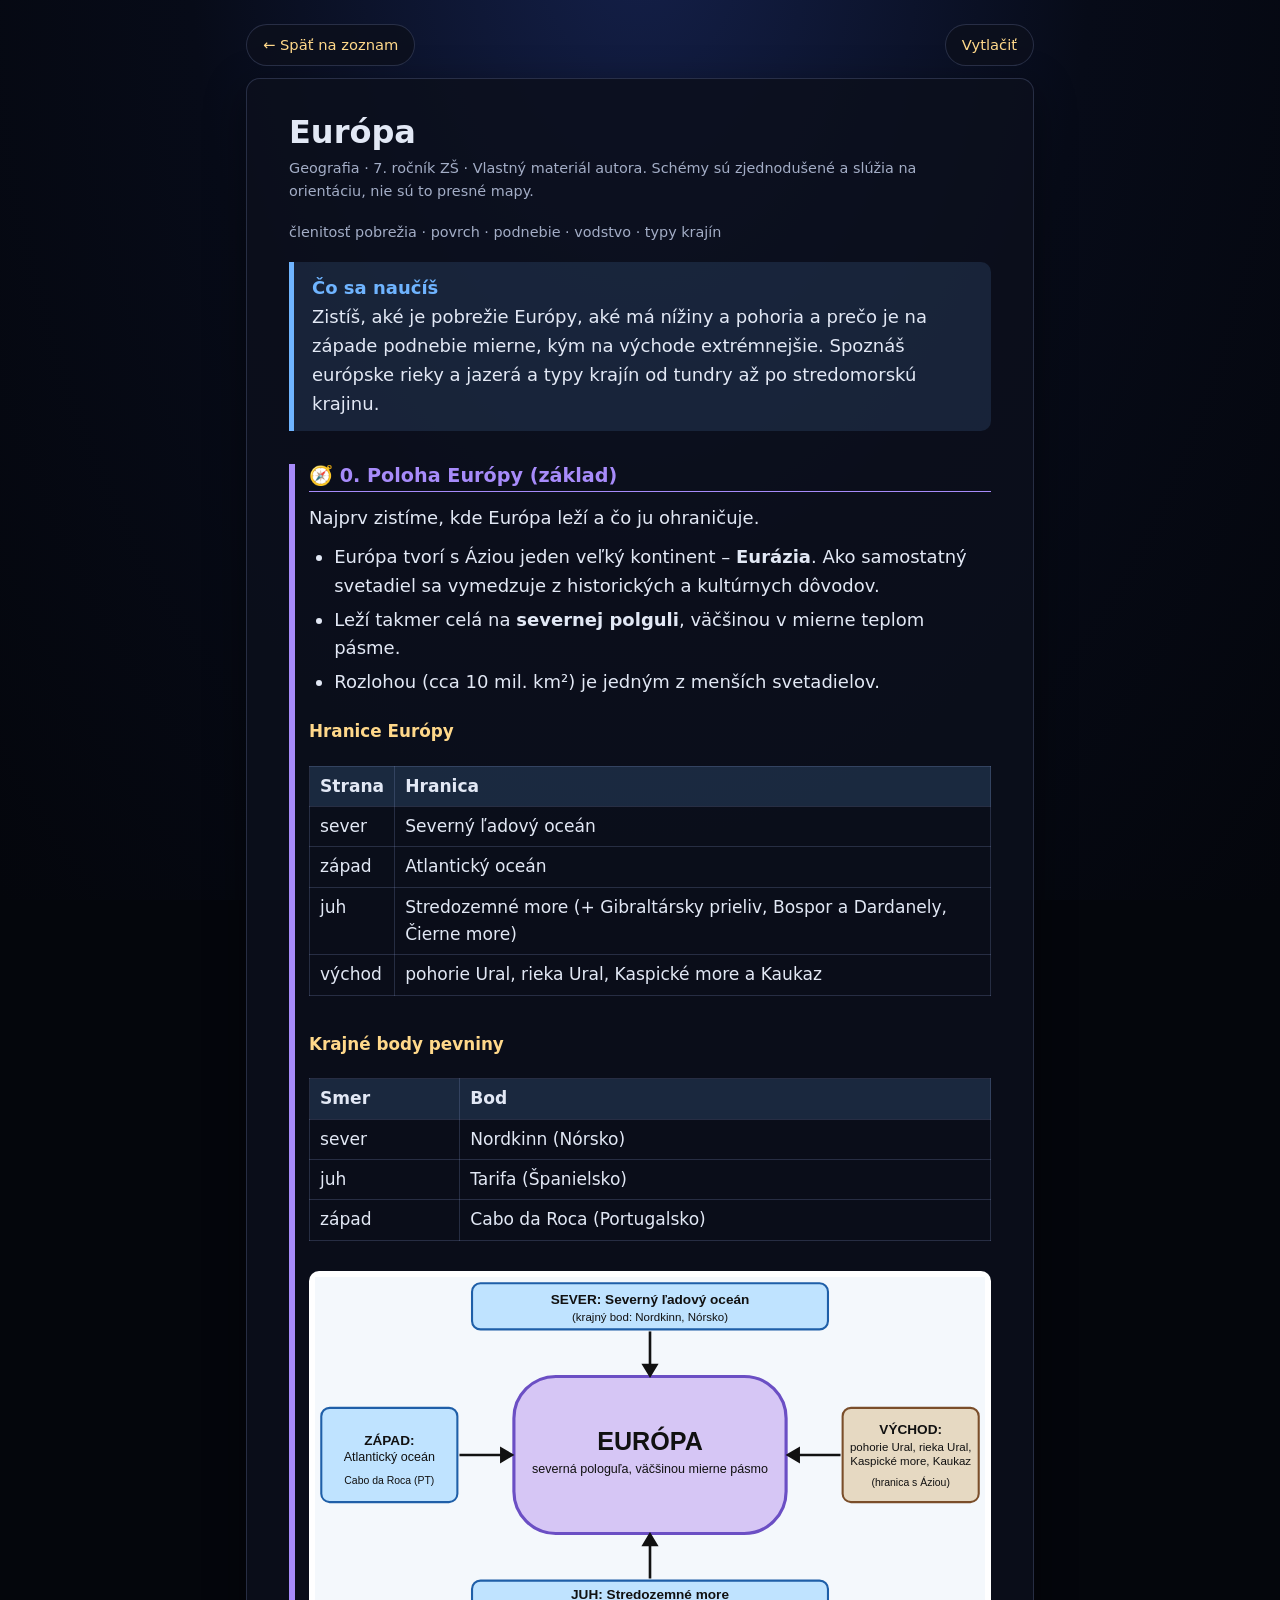
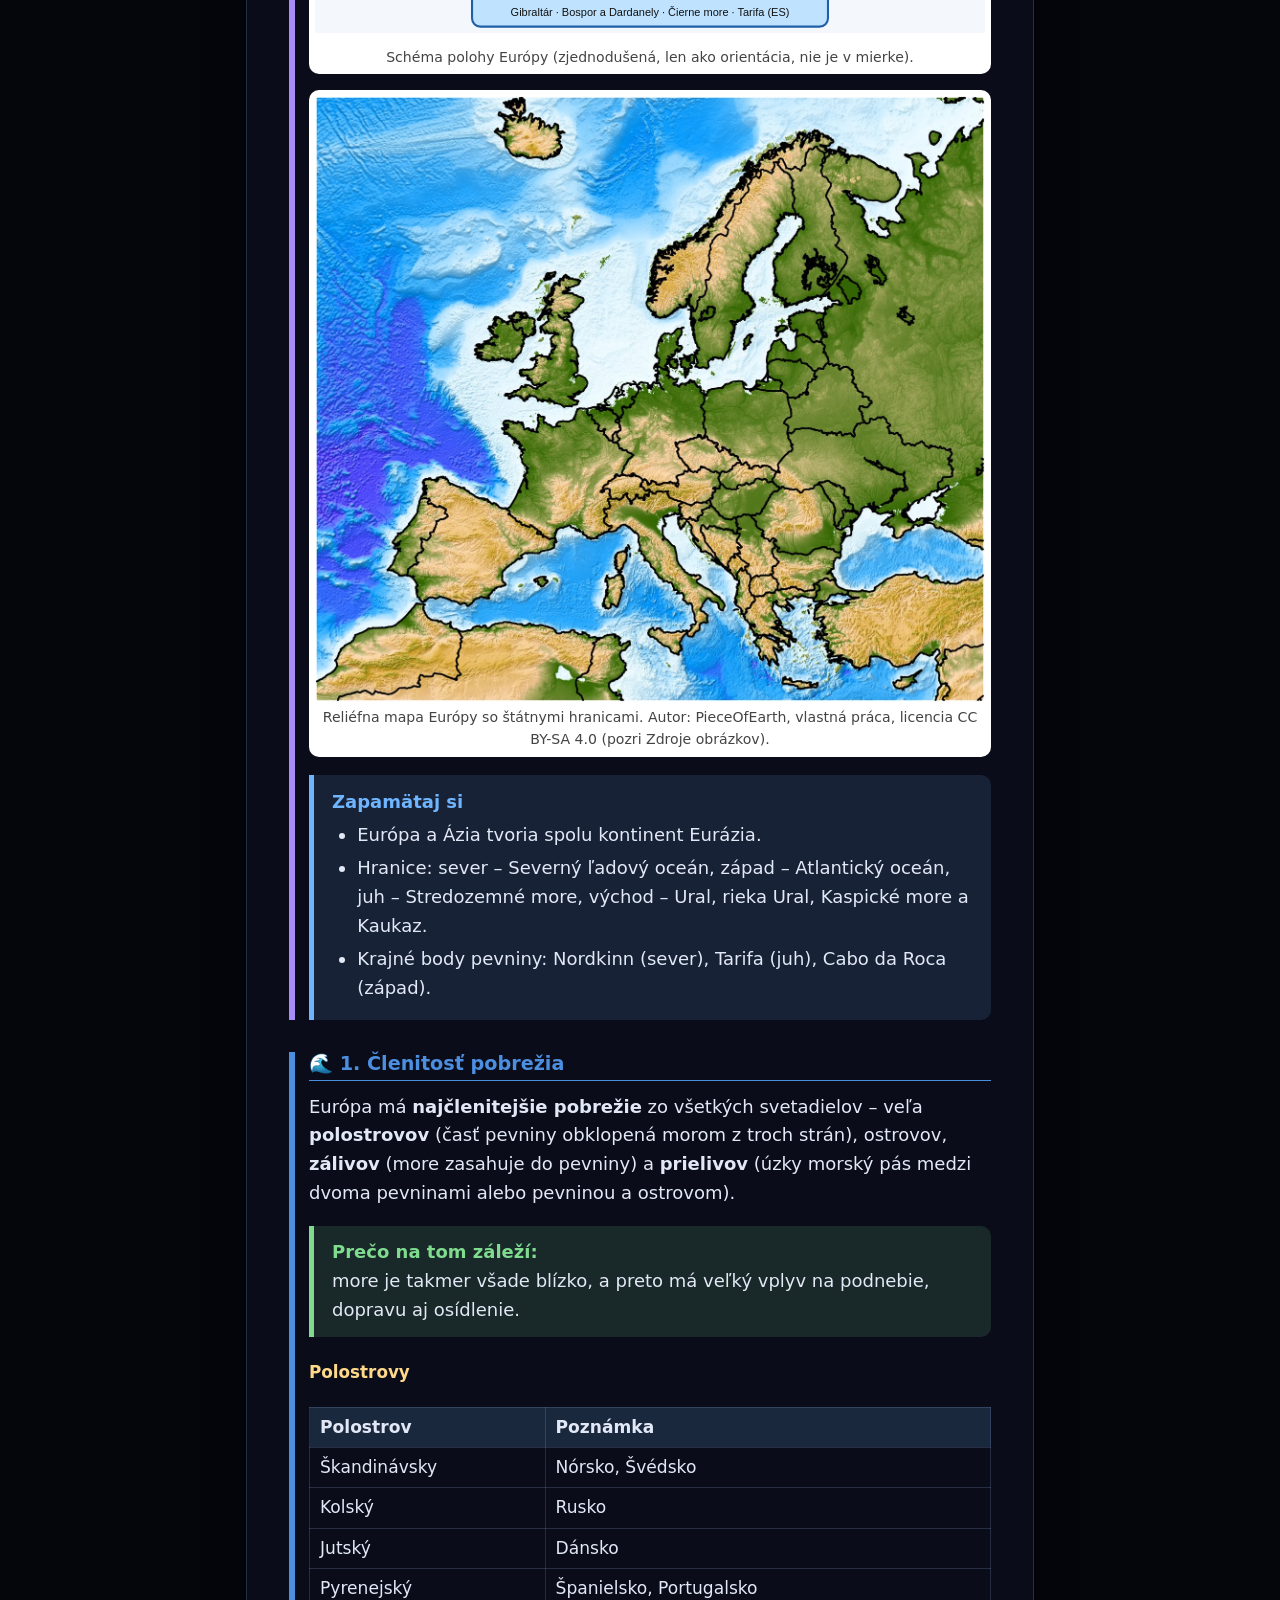
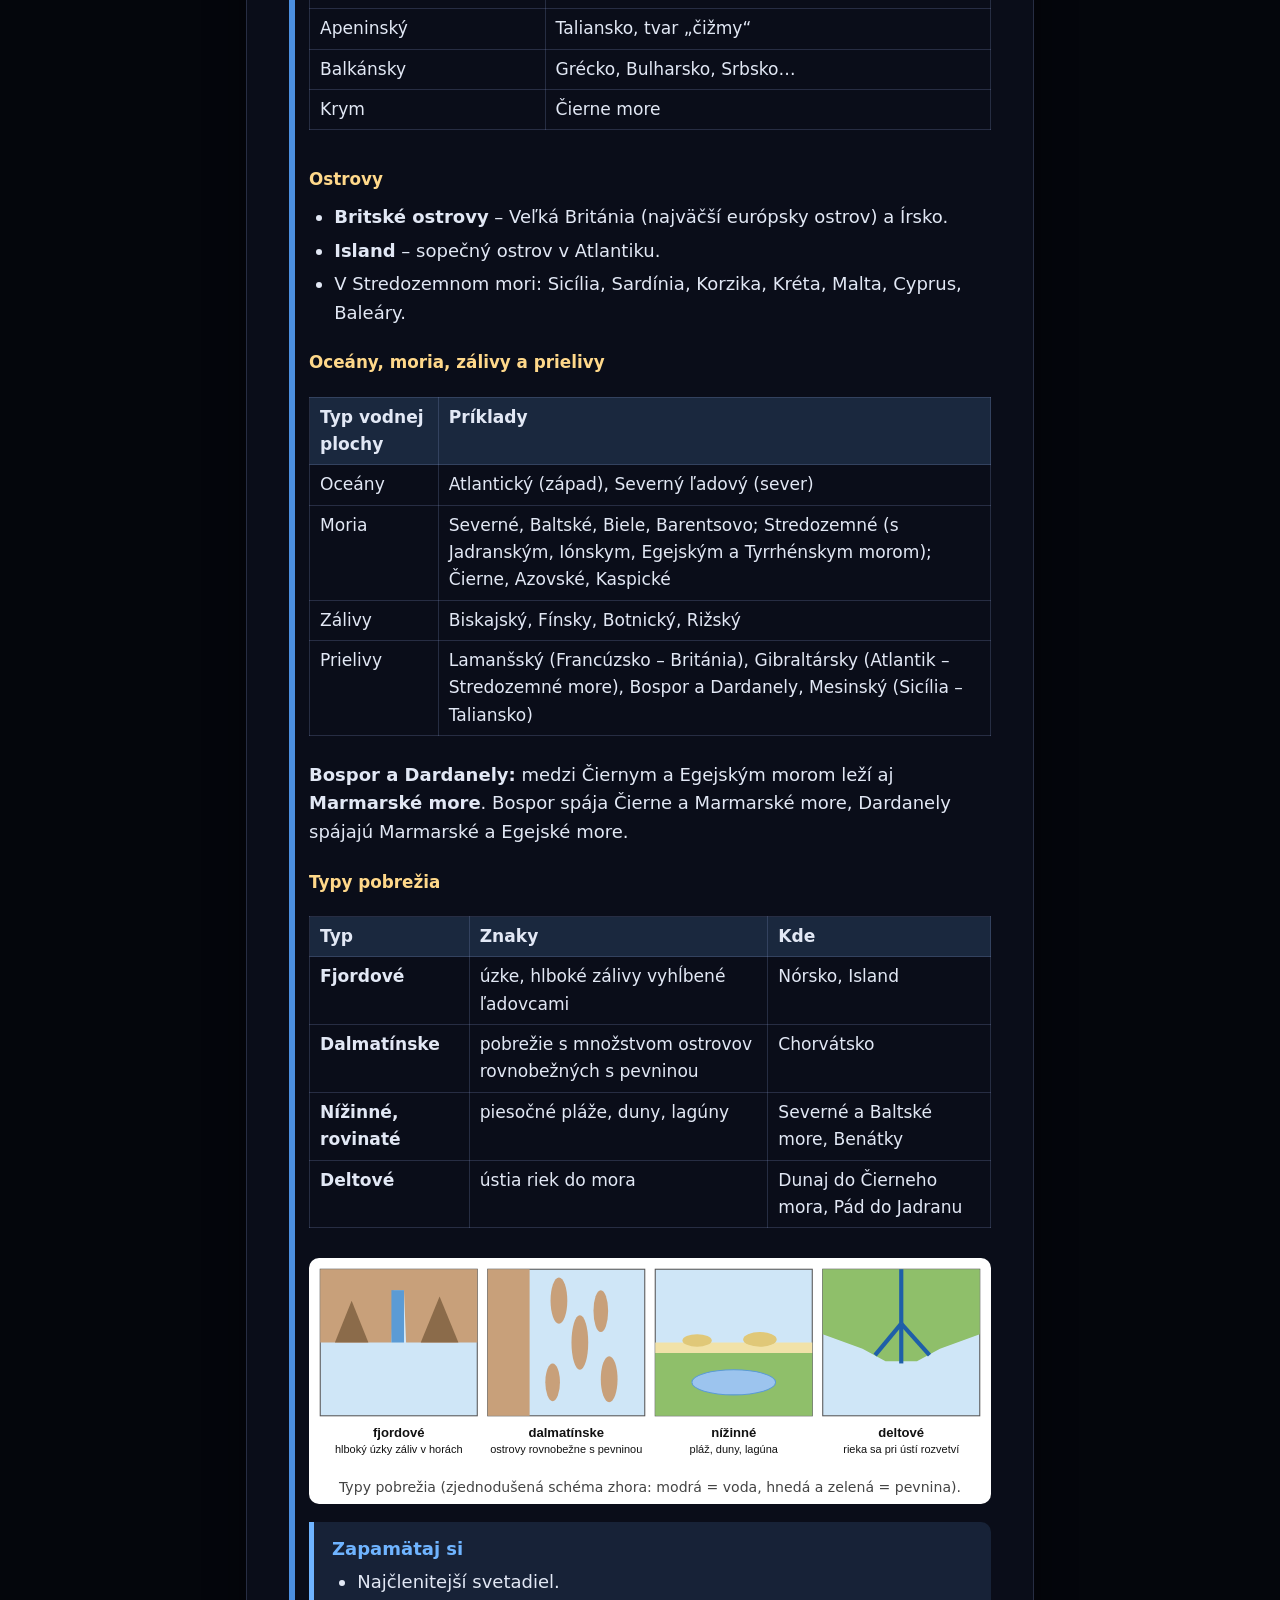
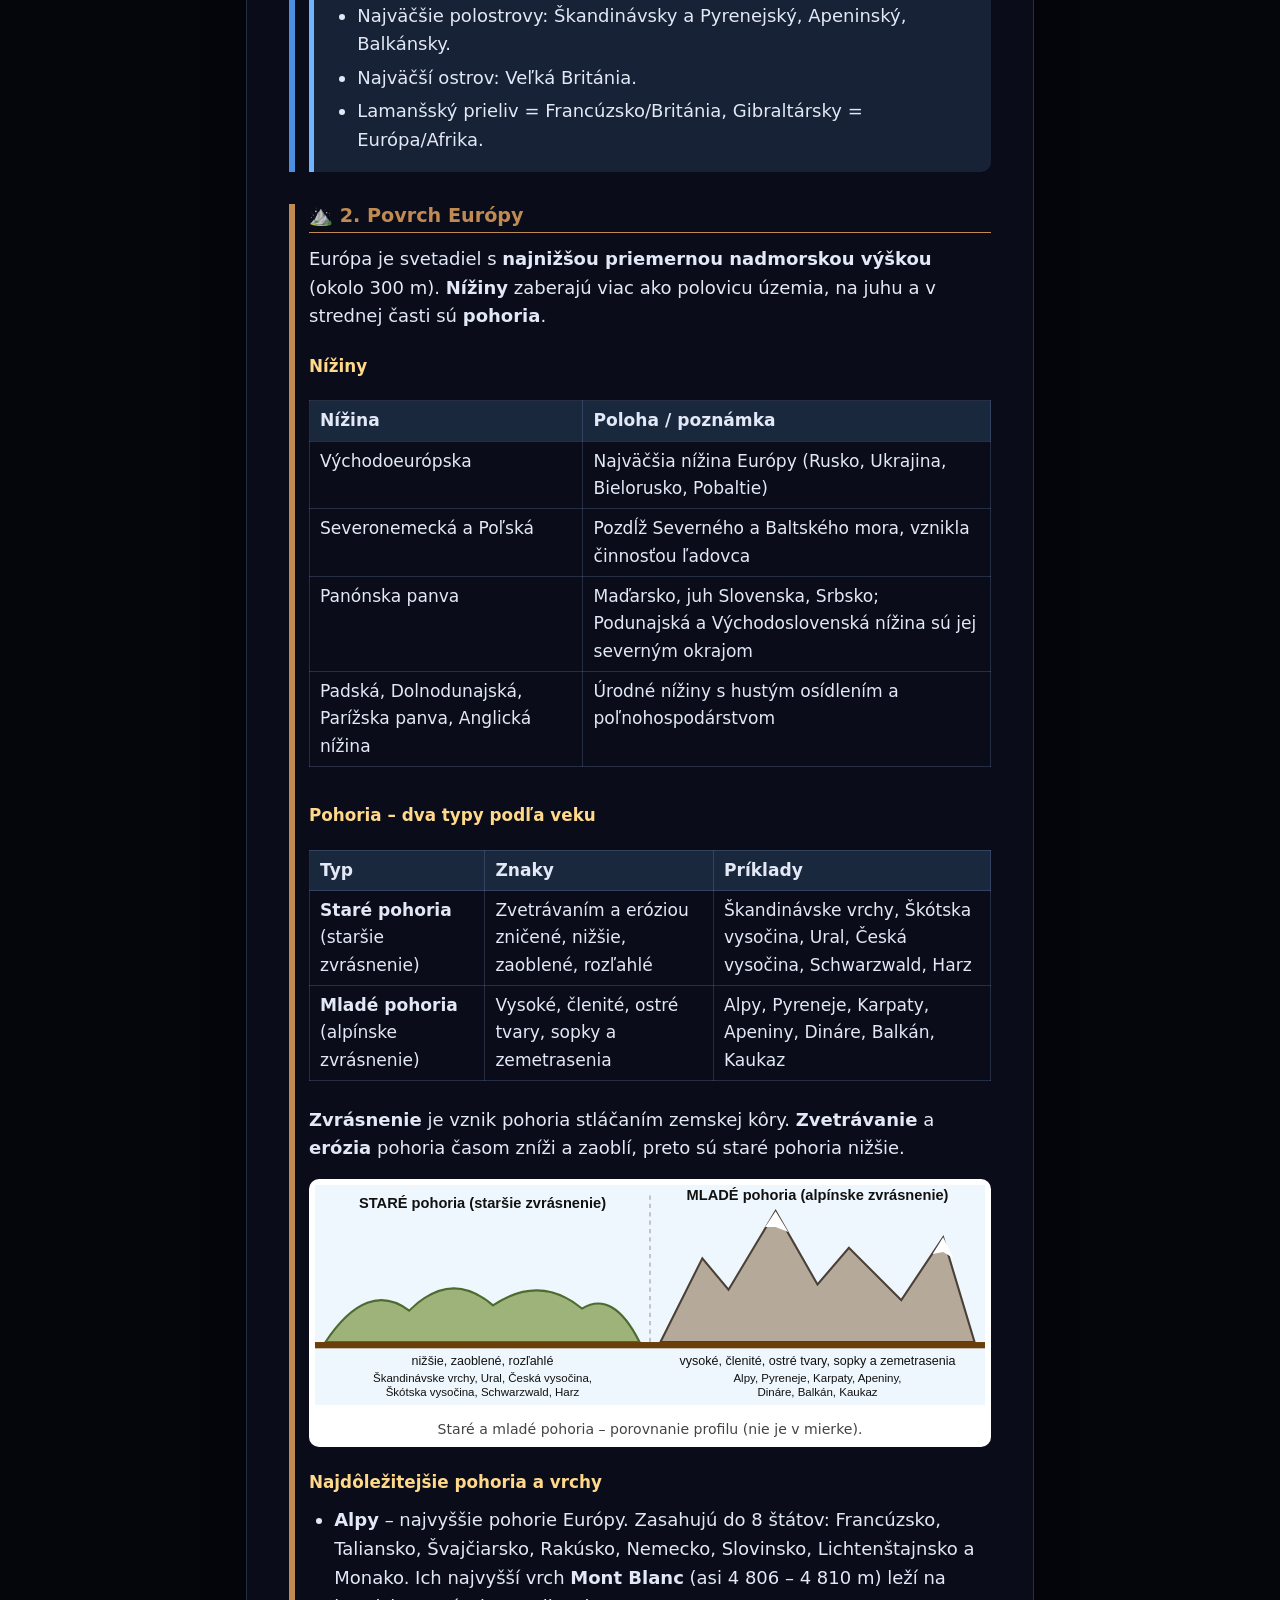
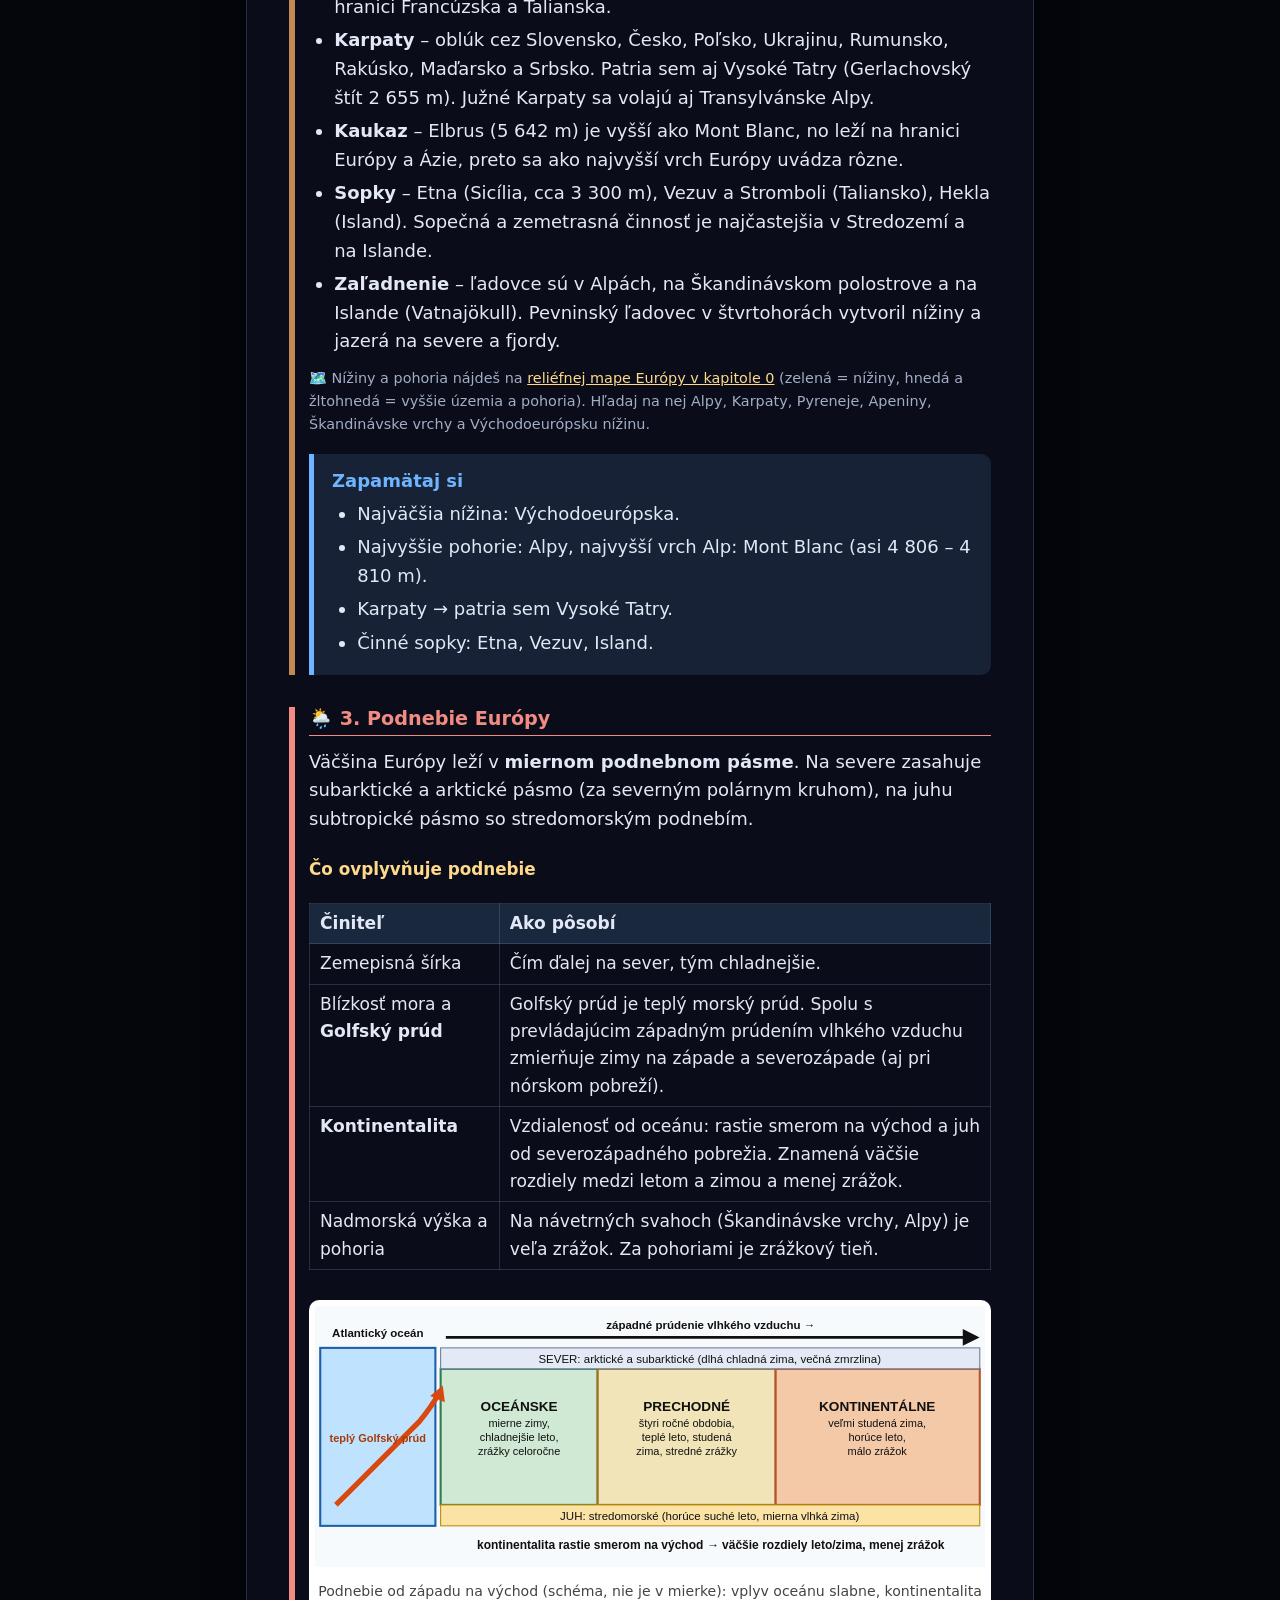
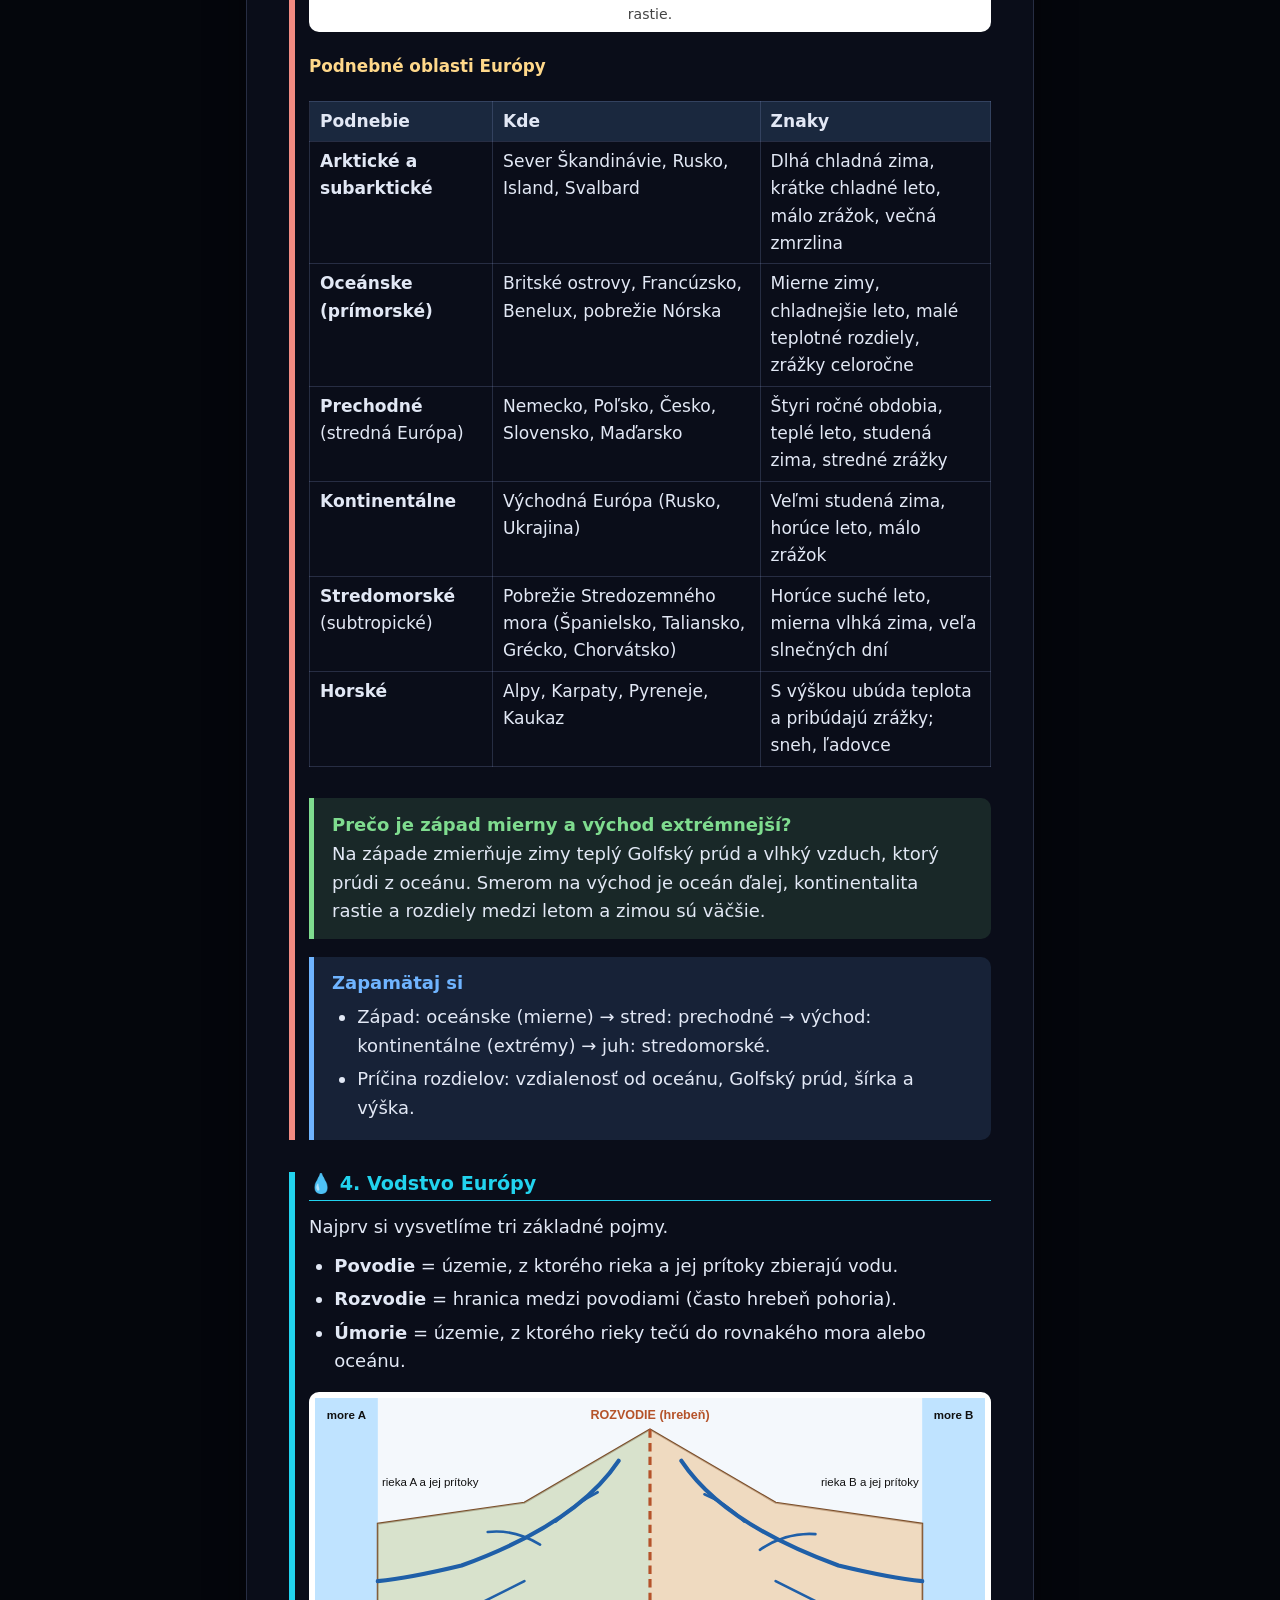
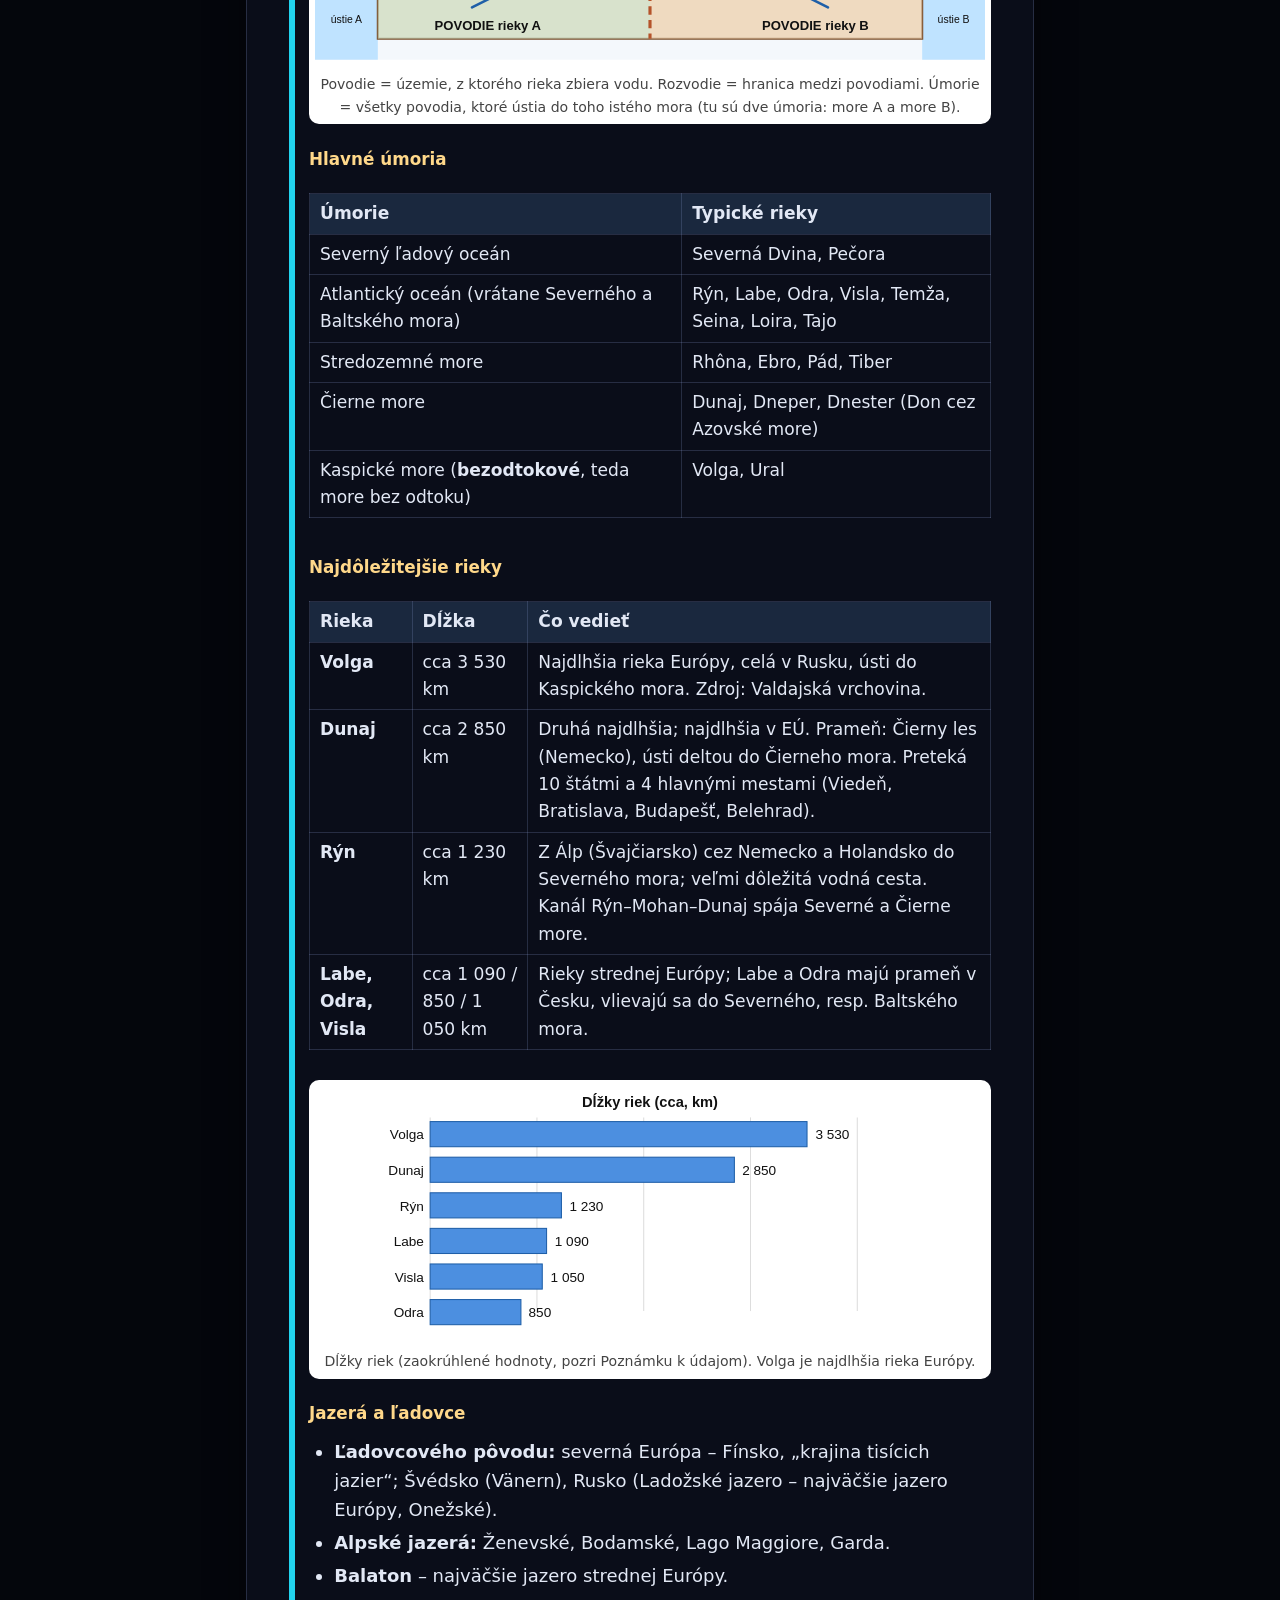
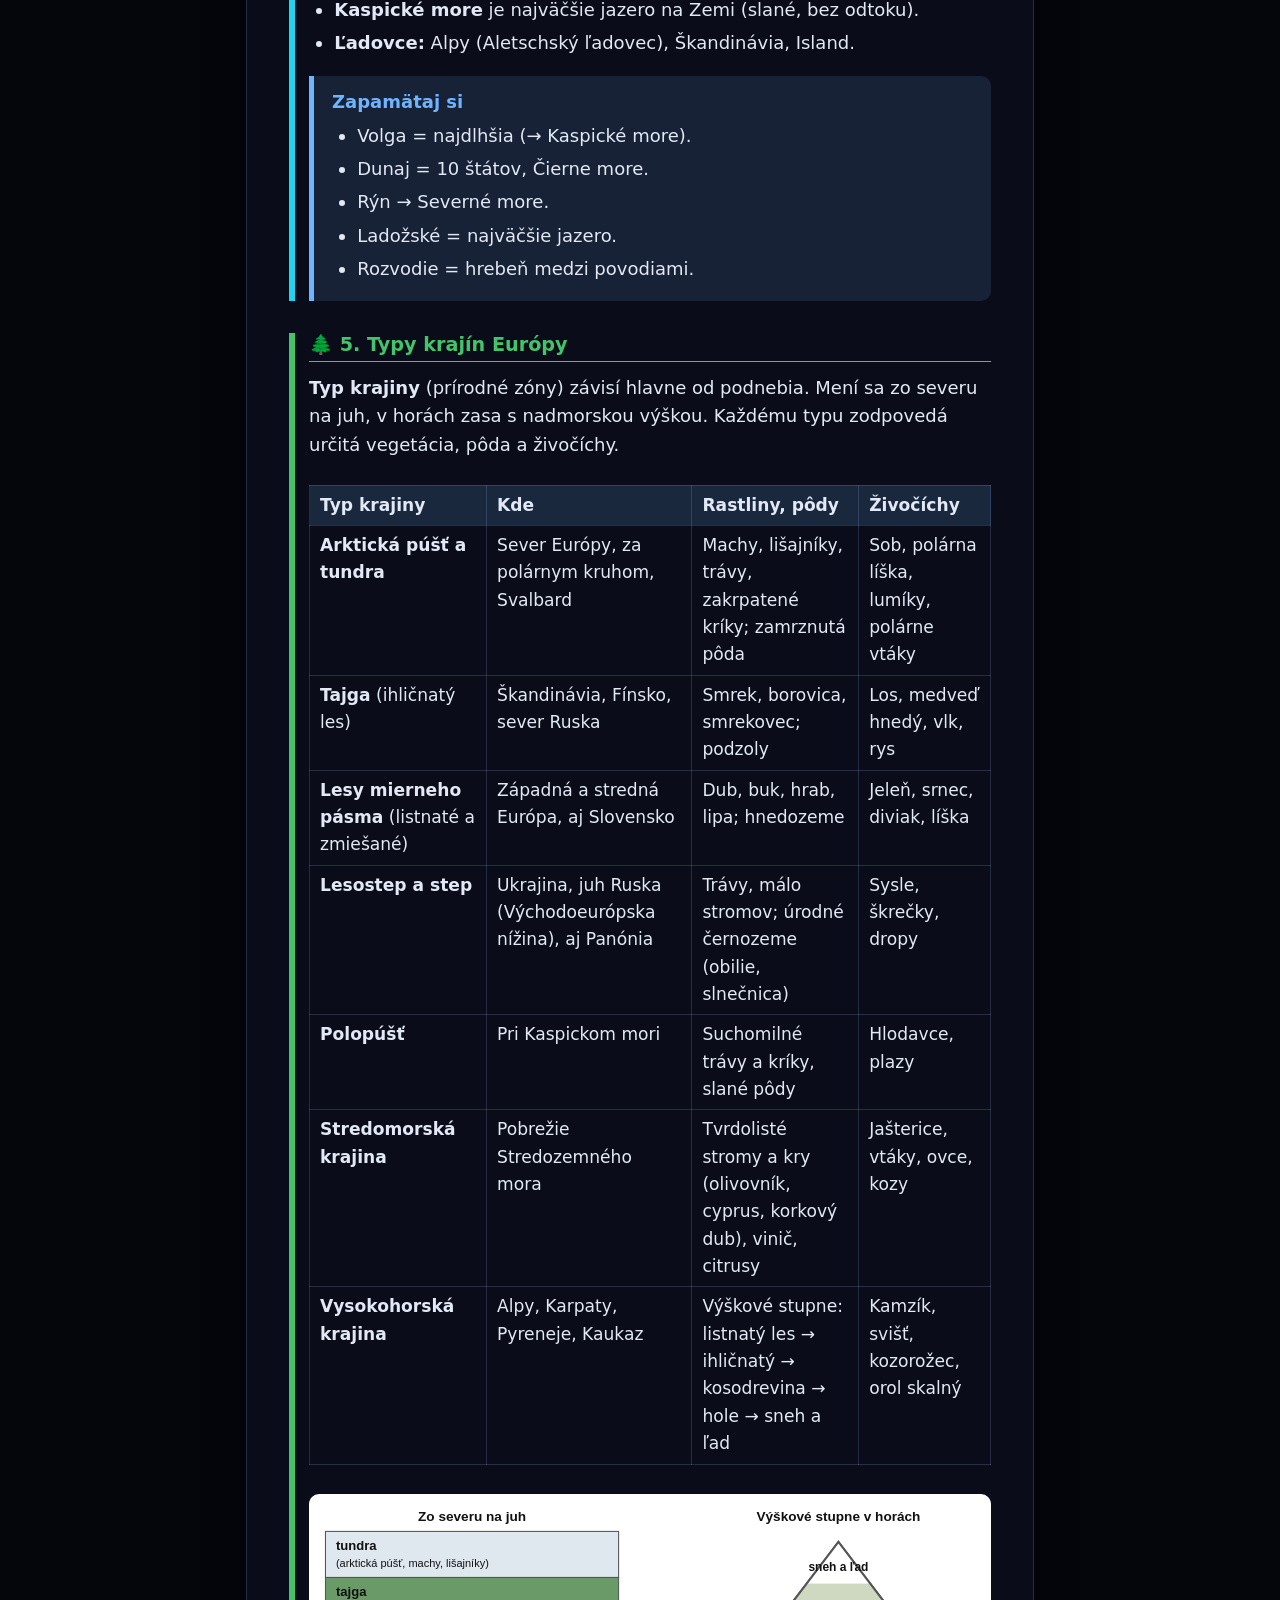
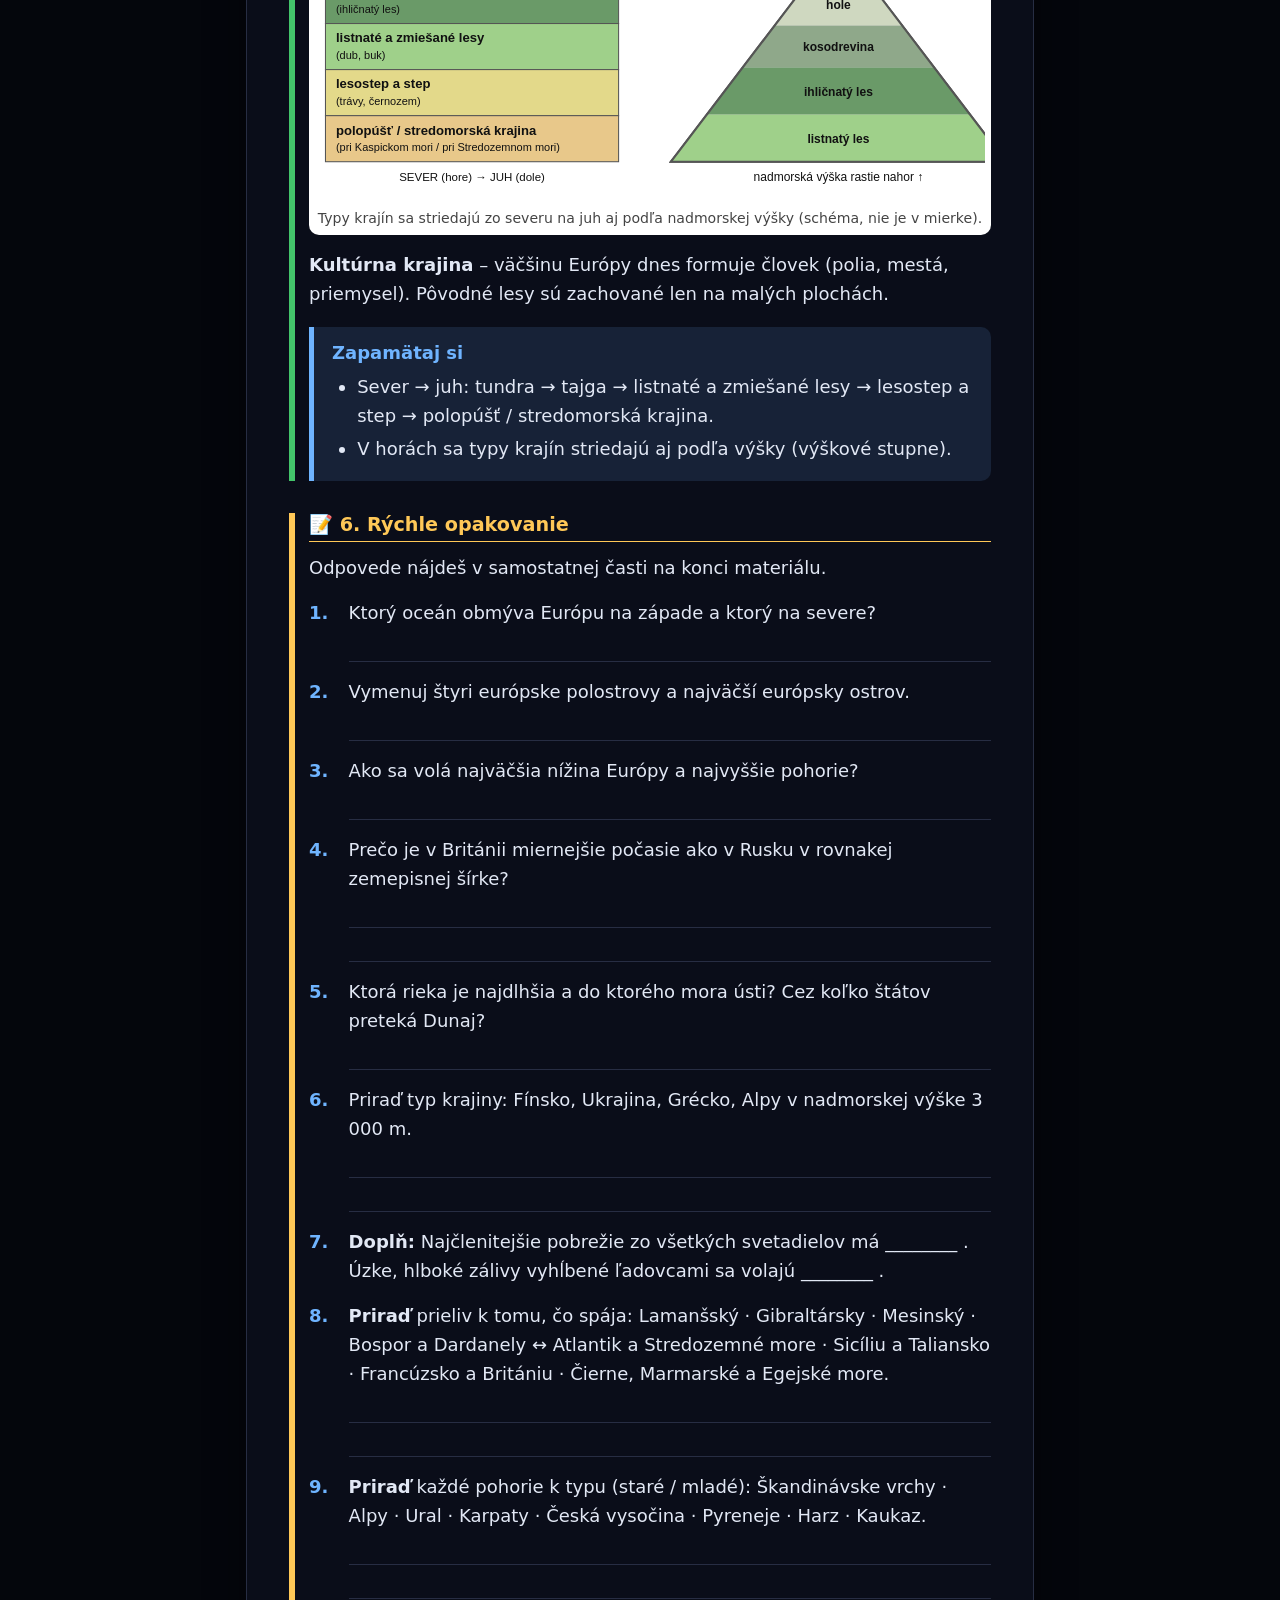
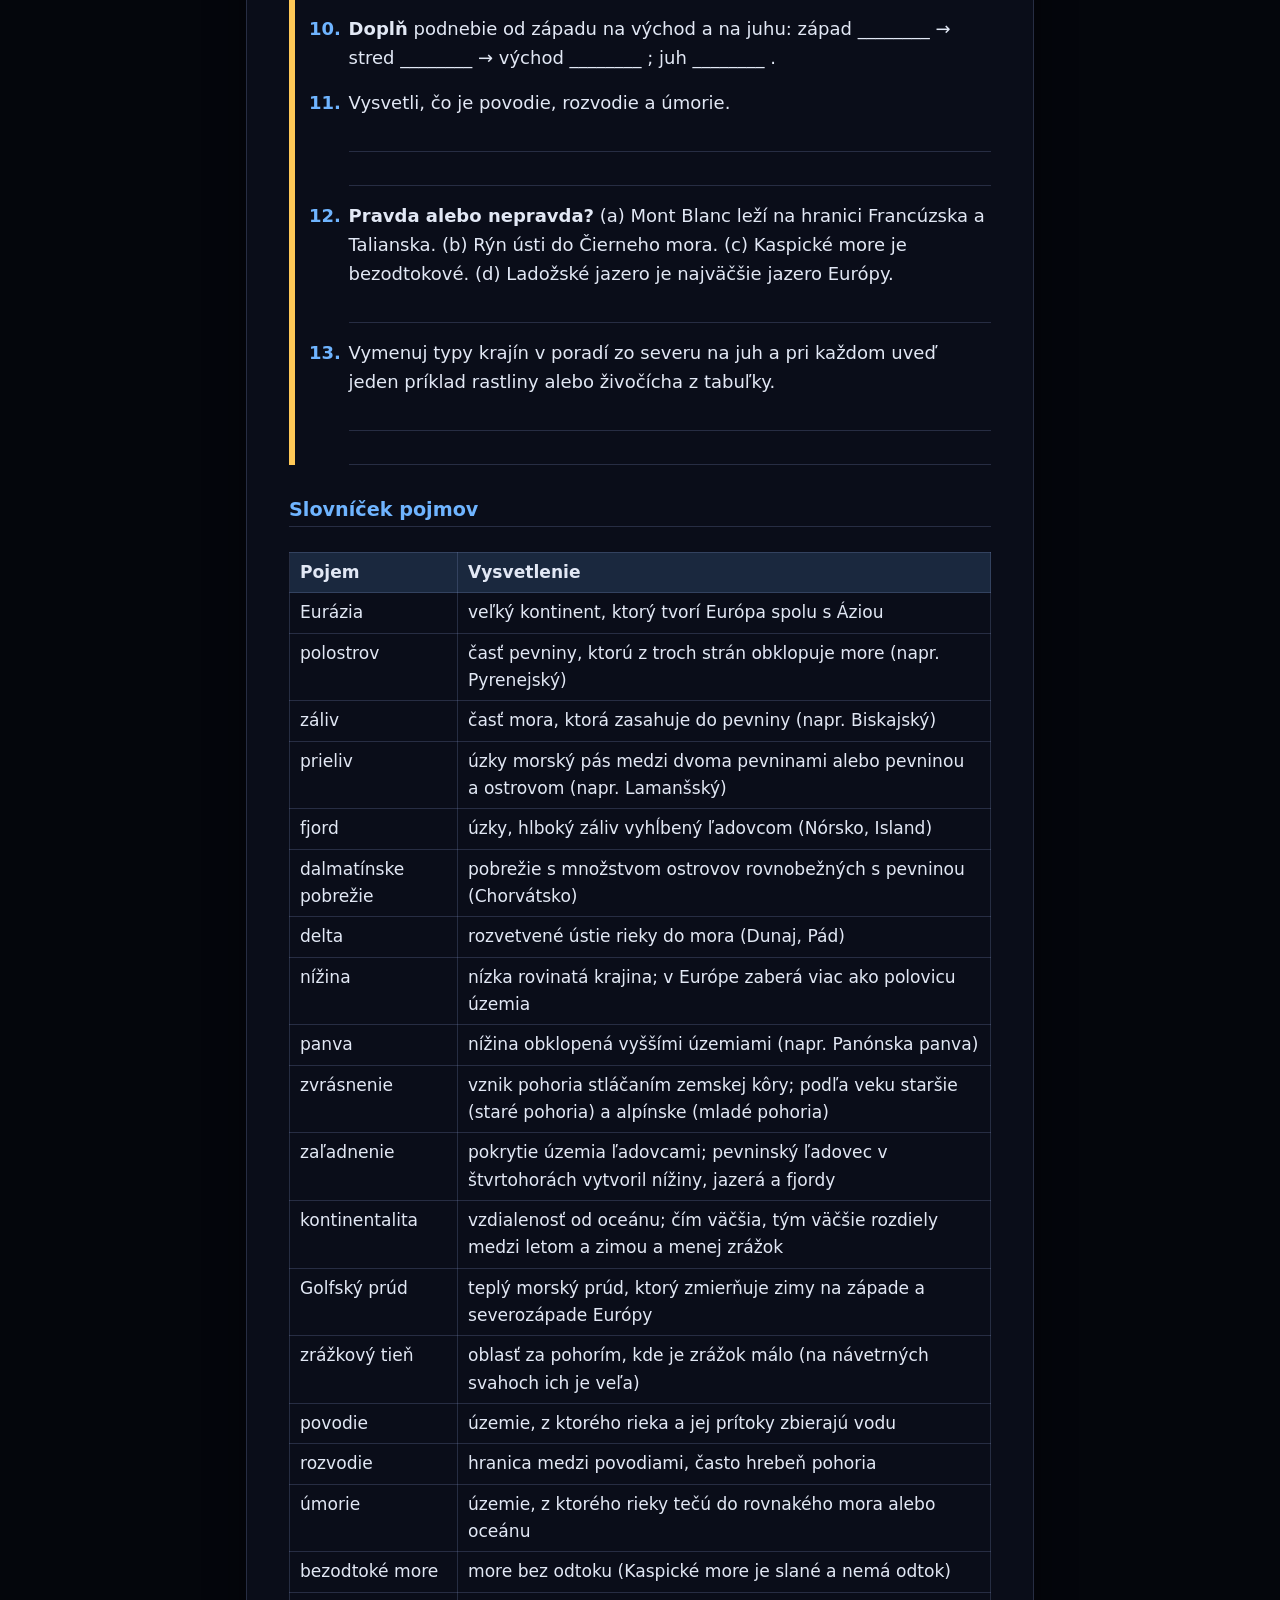
<file: geografia/7-rocnik/europa/index.html>
<!DOCTYPE html>
<html lang="sk">
<head>
<meta charset="utf-8">
<meta name="viewport" content="width=device-width, initial-scale=1">
<title>Európa</title>
<link rel="icon" href="../../../logo.png">
<link rel="stylesheet" href="../../../assets/styl.css">
<style>
/* doplnky k spoločnému štýlu: farby kapitol, schémy, mapa */
section.kap{border-left:6px solid var(--kc);padding-left:14px;margin:1.6em 0}
section.kap>h2{color:var(--kc);border-bottom-color:var(--kc)}
#k0{--kc:#a78bfa} #k1{--kc:#4c8fe0} #k2{--kc:#c08a52} #k3{--kc:#f28b82} #k4{--kc:#22d3ee} #k5{--kc:#43c46a} #k6{--kc:#ffc857}
.fig{background:#fff;color:#111;border-radius:10px;padding:6px;margin:.9em 0}
.fig figcaption{color:#444}
.fig img{border-radius:6px;display:block;margin:0 auto}
.box ul{margin:.2em 0}
@media print{
  section.kap>h2{color:var(--text);border-bottom:2px solid var(--kc)}
  section.kap{border-left-width:4px;padding-left:10px;margin:.9em 0}
  .fig{border:1px solid #bbb;border-radius:4px;padding:2px;margin:.6em 0}
  .fig svg{max-height:62mm}
  .fig img{max-height:115mm;width:auto}
  article.vytah{font-size:9.5pt;line-height:1.35}
  article.vytah h1{font-size:18pt}
  article.vytah h2{font-size:12.5pt;margin:.8em 0 .35em}
  article.vytah h3{font-size:10.5pt;margin:.7em 0 .25em}
  article.vytah .box{margin:.55em 0;padding:.4em .8em}
  article.vytah ul,article.vytah ol{margin:.3em 0}
  article.vytah li{margin:.1em 0}
  article.vytah td,article.vytah th{padding:2px 6px}
  article.vytah table{margin:.5em 0;font-size:9pt}
  .ulohy>li{margin:.5em 0}
  .riadok{height:1.5em}
  .keep{break-inside:avoid}
}
</style>
</head>
<body data-oblast="geografia">
<div class="sheet">

<div class="toolbar noprint">
  <a href="../">← Späť na zoznam</a>
  <button type="button" onclick="window.print()">Vytlačiť</button>
</div>

<article class="vytah">
  <h1>Európa</h1>
  <p class="meta">Geografia · 7. ročník ZŠ · Vlastný materiál autora. Schémy sú zjednodušené a slúžia na orientáciu, nie sú to presné mapy.</p>
  <p class="meta">členitosť pobrežia · povrch · podnebie · vodstvo · typy krajín</p>
  <div class="box"><span class="box-nazov">Čo sa naučíš</span> Zistíš, aké je pobrežie Európy, aké má nížiny a pohoria a prečo je na západe podnebie mierne, kým na východe extrémnejšie. Spoznáš európske rieky a jazerá a typy krajín od tundry až po stredomorskú krajinu.</div>

<!-- ============ 0. POLOHA ============ -->
<section class="kap" id="k0">
<h2 class="kap-h">🧭 0. Poloha Európy (základ)</h2>
<p>Najprv zistíme, kde Európa leží a čo ju ohraničuje.</p>
<ul>
<li>Európa tvorí s Áziou jeden veľký kontinent – <b>Eurázia</b>. Ako samostatný svetadiel sa vymedzuje z historických a kultúrnych dôvodov.</li>
<li>Leží takmer celá na <b>severnej polguli</b>, väčšinou v mierne teplom pásme.</li>
<li>Rozlohou (cca 10 mil. km²) je jedným z menších svetadielov.</li>
</ul>
<h3>Hranice Európy</h3>
<div class="tabulka-obal"><table class="keep">
<tr><th>Strana</th><th>Hranica</th></tr>
<tr><td>sever</td><td>Severný ľadový oceán</td></tr>
<tr><td>západ</td><td>Atlantický oceán</td></tr>
<tr><td>juh</td><td>Stredozemné more (+ Gibraltársky prieliv, Bospor a Dardanely, Čierne more)</td></tr>
<tr><td>východ</td><td>pohorie Ural, rieka Ural, Kaspické more a Kaukaz</td></tr>
</table></div>
<h3>Krajné body pevniny</h3>
<div class="tabulka-obal"><table class="keep">
<tr><th>Smer</th><th>Bod</th></tr>
<tr><td>sever</td><td>Nordkinn (Nórsko)</td></tr>
<tr><td>juh</td><td>Tarifa (Španielsko)</td></tr>
<tr><td>západ</td><td>Cabo da Roca (Portugalsko)</td></tr>
</table></div>
<figure class="fig">
<svg viewBox="0 0 640 340" role="img" aria-label="Orientačná schéma polohy Európy: uprostred Európa, na severe Severný ľadový oceán, na západe Atlantický oceán, na juhu Stredozemné more, na východe Ural, Kaspické more a Kaukaz. Krajné body: Nordkinn na severe, Tarifa na juhu, Cabo da Roca na západe.">
  <rect x="0" y="0" width="640" height="340" fill="#f4f8fc"/>
  <rect x="150" y="6" width="340" height="44" rx="8" fill="#bfe3ff" stroke="#1f5fa8" stroke-width="2"/>
  <rect x="6" y="125" width="130" height="90" rx="8" fill="#bfe3ff" stroke="#1f5fa8" stroke-width="2"/>
  <rect x="150" y="290" width="340" height="44" rx="8" fill="#bfe3ff" stroke="#1f5fa8" stroke-width="2"/>
  <rect x="504" y="125" width="130" height="90" rx="8" fill="#e6d9c2" stroke="#7a4e2a" stroke-width="2"/>
  <rect x="190" y="95" width="260" height="150" rx="40" fill="#d6c6f5" stroke="#6b4fc4" stroke-width="3"/>
  <g font-family="Segoe UI,Arial" fill="#111" text-anchor="middle">
    <text x="320" y="165" font-size="24" font-weight="700">EURÓPA</text>
    <text x="320" y="187" font-size="12">severná pologuľa, väčšinou mierne pásmo</text>
    <text x="320" y="26" font-size="13" font-weight="700">SEVER: Severný ľadový oceán</text>
    <text x="320" y="42" font-size="11">(krajný bod: Nordkinn, Nórsko)</text>
    <text x="71" y="160" font-size="13" font-weight="700">ZÁPAD:</text><text x="71" y="176" font-size="12">Atlantický oceán</text><text x="71" y="198" font-size="10">Cabo da Roca (PT)</text>
    <text x="320" y="308" font-size="13" font-weight="700">JUH: Stredozemné more</text>
    <text x="320" y="324" font-size="10.5">Gibraltár · Bospor a Dardanely · Čierne more · Tarifa (ES)</text>
    <text x="569" y="150" font-size="13" font-weight="700">VÝCHOD:</text><text x="569" y="166" font-size="11">pohorie Ural, rieka Ural,</text><text x="569" y="180" font-size="11">Kaspické more, Kaukaz</text><text x="569" y="200" font-size="10">(hranica s Áziou)</text>
  </g>
  <g stroke="#111" stroke-width="2.5" fill="#111"><line x1="320" y1="52" x2="320" y2="92"/><polygon points="320,94 314,84 326,84"/><line x1="138" y1="170" x2="186" y2="170"/><polygon points="188,170 178,164 178,176"/><line x1="320" y1="288" x2="320" y2="248"/><polygon points="320,246 314,256 326,256"/><line x1="502" y1="170" x2="454" y2="170"/><polygon points="452,170 462,164 462,176"/></g>
</svg>
<figcaption>Schéma polohy Európy (zjednodušená, len ako orientácia, nie je v mierke).</figcaption>
</figure>
<figure class="fig" id="mapa-europy">
<img src="obrazky/europa-relief.jpg" width="1400" height="1265" alt="Reliéfna mapa Európy so štátnymi hranicami. Zelenou sú vyznačené nížiny, hnedou a žltohnedou vyššie územia a pohoria, modrou moria a oceány. Vľavo hore Island, vľavo Britské ostrovy, dole Pyrenejský a Apeninský polostrov a Balkán, vpravo Východoeurópska nížina.">
<figcaption>Reliéfna mapa Európy so štátnymi hranicami. Autor: PieceOfEarth, vlastná práca, licencia CC BY-SA 4.0 (pozri Zdroje obrázkov).</figcaption>
</figure>
<div class="box"><span class="box-nazov">Zapamätaj si</span>
<ul><li>Európa a Ázia tvoria spolu kontinent Eurázia.</li><li>Hranice: sever – Severný ľadový oceán, západ – Atlantický oceán, juh – Stredozemné more, východ – Ural, rieka Ural, Kaspické more a Kaukaz.</li><li>Krajné body pevniny: Nordkinn (sever), Tarifa (juh), Cabo da Roca (západ).</li></ul></div>
</section>

<!-- ============ 1. POBREŽIE ============ -->
<section class="kap" id="k1">
<h2 class="kap-h">🌊 1. Členitosť pobrežia</h2>
<p>Európa má <b>najčlenitejšie pobrežie</b> zo všetkých svetadielov – veľa <b>polostrovov</b> (časť pevniny obklopená morom z troch strán), ostrovov, <b>zálivov</b> (more zasahuje do pevniny) a <b>prielivov</b> (úzky morský pás medzi dvoma pevninami alebo pevninou a ostrovom).</p>
<div class="box ok"><span class="box-nazov">Prečo na tom záleží:</span> more je takmer všade blízko, a preto má veľký vplyv na podnebie, dopravu aj osídlenie.</div>

<h3>Polostrovy</h3>
<div class="tabulka-obal"><table>
<tr><th>Polostrov</th><th>Poznámka</th></tr>
<tr><td>Škandinávsky</td><td>Nórsko, Švédsko</td></tr>
<tr><td>Kolský</td><td>Rusko</td></tr>
<tr><td>Jutský</td><td>Dánsko</td></tr>
<tr><td>Pyrenejský</td><td>Španielsko, Portugalsko</td></tr>
<tr><td>Apeninský</td><td>Taliansko, tvar „čižmy“</td></tr>
<tr><td>Balkánsky</td><td>Grécko, Bulharsko, Srbsko…</td></tr>
<tr><td>Krym</td><td>Čierne more</td></tr>
</table></div>

<h3>Ostrovy</h3>
<ul>
<li><b>Britské ostrovy</b> – Veľká Británia (najväčší európsky ostrov) a Írsko.</li>
<li><b>Island</b> – sopečný ostrov v Atlantiku.</li>
<li>V Stredozemnom mori: Sicília, Sardínia, Korzika, Kréta, Malta, Cyprus, Baleáry.</li>
</ul>

<h3>Oceány, moria, zálivy a prielivy</h3>
<div class="tabulka-obal"><table>
<tr><th>Typ vodnej plochy</th><th>Príklady</th></tr>
<tr><td>Oceány</td><td>Atlantický (západ), Severný ľadový (sever)</td></tr>
<tr><td>Moria</td><td>Severné, Baltské, Biele, Barentsovo; Stredozemné (s Jadranským, Iónskym, Egejským a Tyrrhénskym morom); Čierne, Azovské, Kaspické</td></tr>
<tr><td>Zálivy</td><td>Biskajský, Fínsky, Botnický, Rižský</td></tr>
<tr><td>Prielivy</td><td>Lamanšský (Francúzsko – Británia), Gibraltársky (Atlantik – Stredozemné more), Bospor a Dardanely, Mesinský (Sicília – Taliansko)</td></tr>
</table></div>
<p><b>Bospor a Dardanely:</b> medzi Čiernym a Egejským morom leží aj <b>Marmarské more</b>. Bospor spája Čierne a Marmarské more, Dardanely spájajú Marmarské a Egejské more.</p>

<h3>Typy pobrežia</h3>
<div class="tabulka-obal"><table>
<tr><th>Typ</th><th>Znaky</th><th>Kde</th></tr>
<tr><td><b>Fjordové</b></td><td>úzke, hlboké zálivy vyhĺbené ľadovcami</td><td>Nórsko, Island</td></tr>
<tr><td><b>Dalmatínske</b></td><td>pobrežie s množstvom ostrovov rovnobežných s pevninou</td><td>Chorvátsko</td></tr>
<tr><td><b>Nížinné, rovinaté</b></td><td>piesočné pláže, duny, lagúny</td><td>Severné a Baltské more, Benátky</td></tr>
<tr><td><b>Deltové</b></td><td>ústia riek do mora</td><td>Dunaj do Čierneho mora, Pád do Jadranu</td></tr>
</table></div>
<figure class="fig">
<svg viewBox="0 0 640 190" role="img" aria-label="Štyri schémy typov pobrežia zhora: fjordové pobrežie s úzkym hlbokým zálivom medzi horami, dalmatínske pobrežie s ostrovmi rovnobežnými s pevninou, nížinné pobrežie s plážou, dunami a lagúnou, deltové pobrežie s riekou rozvetvenou pri ústí do mora.">
  <rect width="640" height="190" fill="#fff"/>
  <!-- fjord -->
  <g transform="translate(5,5)">
    <rect width="150" height="140" fill="#cfe6f7" stroke="#555"/>
    <polygon points="0,0 150,0 150,70 82,70 80,20 70,20 68,70 0,70" fill="#c8a07a"/>
    <polygon points="14,70 30,30 46,70" fill="#8b6b4a"/><polygon points="96,70 114,26 132,70" fill="#8b6b4a"/>
    <rect x="68" y="20" width="12" height="50" fill="#5b9bd5"/>
  </g>
  <!-- dalmatinske -->
  <g transform="translate(165,5)">
    <rect width="150" height="140" fill="#cfe6f7" stroke="#555"/>
    <rect x="0" y="0" width="40" height="140" fill="#c8a07a"/>
    <ellipse cx="68" cy="30" rx="8" ry="22" fill="#c8a07a"/><ellipse cx="88" cy="70" rx="8" ry="26" fill="#c8a07a"/>
    <ellipse cx="108" cy="40" rx="7" ry="20" fill="#c8a07a"/><ellipse cx="116" cy="105" rx="8" ry="22" fill="#c8a07a"/><ellipse cx="62" cy="108" rx="7" ry="18" fill="#c8a07a"/>
  </g>
  <!-- nizinne -->
  <g transform="translate(325,5)">
    <rect width="150" height="140" fill="#cfe6f7" stroke="#555"/>
    <rect x="0" y="80" width="150" height="60" fill="#8fbf6a"/>
    <rect x="0" y="70" width="150" height="10" fill="#f1e2a8"/>
    <ellipse cx="40" cy="68" rx="14" ry="6" fill="#e0c878"/><ellipse cx="100" cy="67" rx="16" ry="7" fill="#e0c878"/>
    <ellipse cx="75" cy="108" rx="40" ry="12" fill="#9cc4ee" stroke="#5b9bd5"/>
  </g>
  <!-- deltove -->
  <g transform="translate(485,5)">
    <rect width="150" height="140" fill="#cfe6f7" stroke="#555"/>
    <polygon points="0,0 150,0 150,62 112,76 90,88 60,88 38,76 0,62" fill="#8fbf6a"/>
    <g stroke="#1f5fa8" stroke-width="4" fill="none"><path d="M75 0 L75 52"/><path d="M75 52 L50 82"/><path d="M75 52 L75 90"/><path d="M75 52 L102 82"/></g>
  </g>
  <g font-family="Segoe UI,Arial" font-size="12.5" font-weight="700" fill="#111" text-anchor="middle">
    <text x="80" y="165">fjordové</text><text x="80" y="181" font-weight="400" font-size="10.5">hlboký úzky záliv v horách</text>
    <text x="240" y="165">dalmatínske</text><text x="240" y="181" font-weight="400" font-size="10.5">ostrovy rovnobežne s pevninou</text>
    <text x="400" y="165">nížinné</text><text x="400" y="181" font-weight="400" font-size="10.5">pláž, duny, lagúna</text>
    <text x="560" y="165">deltové</text><text x="560" y="181" font-weight="400" font-size="10.5">rieka sa pri ústí rozvetví</text>
  </g>
</svg>
<figcaption>Typy pobrežia (zjednodušená schéma zhora: modrá = voda, hnedá a zelená = pevnina).</figcaption>
</figure>
<div class="box"><span class="box-nazov">Zapamätaj si</span>
<ul><li>Najčlenitejší svetadiel.</li><li>Najväčšie polostrovy: Škandinávsky a Pyrenejský, Apeninský, Balkánsky.</li><li>Najväčší ostrov: Veľká Británia.</li><li>Lamanšský prieliv = Francúzsko/Británia, Gibraltársky = Európa/Afrika.</li></ul></div>
</section>

<!-- ============ 2. POVRCH ============ -->
<section class="kap" id="k2">
<h2 class="kap-h">⛰️ 2. Povrch Európy</h2>
<p>Európa je svetadiel s <b>najnižšou priemernou nadmorskou výškou</b> (okolo 300 m). <b>Nížiny</b> zaberajú viac ako polovicu územia, na juhu a v strednej časti sú <b>pohoria</b>.</p>

<h3>Nížiny</h3>
<div class="tabulka-obal"><table>
<tr><th>Nížina</th><th>Poloha / poznámka</th></tr>
<tr><td>Východoeurópska</td><td>Najväčšia nížina Európy (Rusko, Ukrajina, Bielorusko, Pobaltie)</td></tr>
<tr><td>Severonemecká a Poľská</td><td>Pozdĺž Severného a Baltského mora, vznikla činnosťou ľadovca</td></tr>
<tr><td>Panónska panva</td><td>Maďarsko, juh Slovenska, Srbsko; Podunajská a Východoslovenská nížina sú jej severným okrajom</td></tr>
<tr><td>Padská, Dolnodunajská, Parížska panva, Anglická nížina</td><td>Úrodné nížiny s hustým osídlením a poľnohospodárstvom</td></tr>
</table></div>

<h3>Pohoria – dva typy podľa veku</h3>
<div class="tabulka-obal"><table>
<tr><th>Typ</th><th>Znaky</th><th>Príklady</th></tr>
<tr><td><b>Staré pohoria</b> (staršie zvrásnenie)</td><td>Zvetrávaním a eróziou zničené, nižšie, zaoblené, rozľahlé</td><td>Škandinávske vrchy, Škótska vysočina, Ural, Česká vysočina, Schwarzwald, Harz</td></tr>
<tr><td><b>Mladé pohoria</b> (alpínske zvrásnenie)</td><td>Vysoké, členité, ostré tvary, sopky a zemetrasenia</td><td>Alpy, Pyreneje, Karpaty, Apeniny, Dináre, Balkán, Kaukaz</td></tr>
</table></div>
<p><b>Zvrásnenie</b> je vznik pohoria stláčaním zemskej kôry. <b>Zvetrávanie</b> a <b>erózia</b> pohoria časom zníži a zaoblí, preto sú staré pohoria nižšie.</p>
<figure class="fig">
<svg viewBox="0 0 640 210" role="img" aria-label="Porovnanie profilov pohorí: vľavo nízke zaoblené staré pohorie, vpravo vysoké ostré mladé pohorie so sopkou. Pod profilmi sú príklady a znaky.">
  <rect width="640" height="210" fill="#eef7fd"/>
  <line x1="320" y1="10" x2="320" y2="150" stroke="#999" stroke-dasharray="4 4"/>
  <path d="M10 150 Q50 90 90 120 Q130 80 170 115 Q215 85 255 118 Q285 100 310 150 Z" fill="#9db37a" stroke="#4d6b2e" stroke-width="2"/>
  <polygon points="330,150 370,70 395,100 440,25 480,95 510,60 560,110 600,50 630,150" fill="#b5a99a" stroke="#4b4036" stroke-width="2"/>
  <polygon points="430,40 440,25 452,45 440,40" fill="#fff"/><polygon points="590,66 600,50 610,70 600,64" fill="#fff"/>
  <rect x="0" y="150" width="640" height="6" fill="#6b3f0a"/>
  <g font-family="Segoe UI,Arial" fill="#111" text-anchor="middle">
    <text x="160" y="22" font-size="14" font-weight="700">STARÉ pohoria (staršie zvrásnenie)</text>
    <text x="160" y="172" font-size="12">nižšie, zaoblené, rozľahlé</text>
    <text x="160" y="188" font-size="11">Škandinávske vrchy, Ural, Česká vysočina,</text><text x="160" y="202" font-size="11">Škótska vysočina, Schwarzwald, Harz</text>
    <text x="480" y="14" font-size="14" font-weight="700">MLADÉ pohoria (alpínske zvrásnenie)</text>
    <text x="480" y="172" font-size="12">vysoké, členité, ostré tvary, sopky a zemetrasenia</text>
    <text x="480" y="188" font-size="11">Alpy, Pyreneje, Karpaty, Apeniny,</text><text x="480" y="202" font-size="11">Dináre, Balkán, Kaukaz</text>
  </g>
</svg>
<figcaption>Staré a mladé pohoria – porovnanie profilu (nie je v mierke).</figcaption>
</figure>

<h3>Najdôležitejšie pohoria a vrchy</h3>
<ul>
<li><b>Alpy</b> – najvyššie pohorie Európy. Zasahujú do 8 štátov: Francúzsko, Taliansko, Švajčiarsko, Rakúsko, Nemecko, Slovinsko, Lichtenštajnsko a Monako. Ich najvyšší vrch <b>Mont Blanc</b> (asi 4 806 – 4 810 m) leží na hranici Francúzska a Talianska.</li>
<li><b>Karpaty</b> – oblúk cez Slovensko, Česko, Poľsko, Ukrajinu, Rumunsko, Rakúsko, Maďarsko a Srbsko. Patria sem aj Vysoké Tatry (Gerlachovský štít 2 655 m). Južné Karpaty sa volajú aj Transylvánske Alpy.</li>
<li><b>Kaukaz</b> – Elbrus (5 642 m) je vyšší ako Mont Blanc, no leží na hranici Európy a Ázie, preto sa ako najvyšší vrch Európy uvádza rôzne.</li>
<li><b>Sopky</b> – Etna (Sicília, cca 3 300 m), Vezuv a Stromboli (Taliansko), Hekla (Island). Sopečná a zemetrasná činnosť je najčastejšia v Stredozemí a na Islande.</li>
<li><b>Zaľadnenie</b> – ľadovce sú v Alpách, na Škandinávskom polostrove a na Islande (Vatnajökull). Pevninský ľadovec v štvrtohorách vytvoril nížiny a jazerá na severe a fjordy.</li>
</ul>
<p class="meta">🗺️ Nížiny a pohoria nájdeš na <a href="#mapa-europy">reliéfnej mape Európy v kapitole 0</a> (zelená = nížiny, hnedá a žltohnedá = vyššie územia a pohoria). Hľadaj na nej Alpy, Karpaty, Pyreneje, Apeniny, Škandinávske vrchy a Východoeurópsku nížinu.</p>
<div class="box"><span class="box-nazov">Zapamätaj si</span>
<ul><li>Najväčšia nížina: Východoeurópska.</li><li>Najvyššie pohorie: Alpy, najvyšší vrch Alp: Mont Blanc (asi 4 806 – 4 810 m).</li><li>Karpaty → patria sem Vysoké Tatry.</li><li>Činné sopky: Etna, Vezuv, Island.</li></ul></div>
</section>

<!-- ============ 3. PODNEBIE ============ -->
<section class="kap" id="k3">
<h2 class="kap-h">🌦️ 3. Podnebie Európy</h2>
<p>Väčšina Európy leží v <b>miernom podnebnom pásme</b>. Na severe zasahuje subarktické a arktické pásmo (za severným polárnym kruhom), na juhu subtropické pásmo so stredomorským podnebím.</p>

<h3>Čo ovplyvňuje podnebie</h3>
<div class="tabulka-obal"><table>
<tr><th>Činiteľ</th><th>Ako pôsobí</th></tr>
<tr><td>Zemepisná šírka</td><td>Čím ďalej na sever, tým chladnejšie.</td></tr>
<tr><td>Blízkosť mora a <b>Golfský prúd</b></td><td>Golfský prúd je teplý morský prúd. Spolu s prevládajúcim západným prúdením vlhkého vzduchu zmierňuje zimy na západe a severozápade (aj pri nórskom pobreží).</td></tr>
<tr><td><b>Kontinentalita</b></td><td>Vzdialenosť od oceánu: rastie smerom na východ a juh od severozápadného pobrežia. Znamená väčšie rozdiely medzi letom a zimou a menej zrážok.</td></tr>
<tr><td>Nadmorská výška a pohoria</td><td>Na návetrných svahoch (Škandinávske vrchy, Alpy) je veľa zrážok. Za pohoriami je zrážkový tieň.</td></tr>
</table></div>
<figure class="fig">
<svg viewBox="0 0 640 250" role="img" aria-label="Schéma západ východ: vľavo Atlantický oceán s teplým Golfským prúdom, nad Európou západné vetry smerujú na východ. Pásma od západu na východ: oceánske podnebie, prechodné podnebie, kontinentálne podnebie. Na severe subarktické a arktické pásmo, na juhu stredomorské podnebie. Šípka ukazuje rastúcu kontinentalitu smerom na východ.">
  <rect width="640" height="250" fill="#f7fafc"/>
  <rect x="5" y="40" width="110" height="170" fill="#bfe3ff" stroke="#1f5fa8" stroke-width="2"/>
  <rect x="120" y="60" width="150" height="130" fill="#cfe9d4" stroke="#2e7d4f" stroke-width="2"/>
  <rect x="270" y="60" width="170" height="130" fill="#f1e4b8" stroke="#a0701c" stroke-width="2"/>
  <rect x="440" y="60" width="195" height="130" fill="#f4c9a8" stroke="#b5532a" stroke-width="2"/>
  <rect x="120" y="40" width="515" height="20" fill="#e3eaf5" stroke="#6b7a99"/>
  <rect x="120" y="190" width="515" height="20" fill="#fbe3a6" stroke="#b58b00"/>
  <path d="M20 190 Q60 150 100 110 Q112 95 118 84" fill="none" stroke="#d9480f" stroke-width="5"/><polygon points="122,76 110,86 124,92" fill="#d9480f"/>
  <g stroke="#111" stroke-width="2.5" fill="#111"><line x1="125" y1="30" x2="625" y2="30"/><polygon points="632,30 620,24 620,36"/></g>
  <g font-family="Segoe UI,Arial" fill="#111" text-anchor="middle">
    <text x="60" y="30" font-size="11" font-weight="700">Atlantický oceán</text>
    <text x="60" y="130" font-size="10.5" fill="#a63a07" font-weight="700">teplý Golfský prúd</text>
    <text x="378" y="22" font-size="11" font-weight="700">západné prúdenie vlhkého vzduchu →</text>
    <text x="195" y="100" font-size="13" font-weight="700">OCEÁNSKE</text><text x="195" y="116" font-size="10.5">mierne zimy,</text><text x="195" y="129" font-size="10.5">chladnejšie leto,</text><text x="195" y="142" font-size="10.5">zrážky celoročne</text>
    <text x="355" y="100" font-size="13" font-weight="700">PRECHODNÉ</text><text x="355" y="116" font-size="10.5">štyri ročné obdobia,</text><text x="355" y="129" font-size="10.5">teplé leto, studená</text><text x="355" y="142" font-size="10.5">zima, stredné zrážky</text>
    <text x="537" y="100" font-size="13" font-weight="700">KONTINENTÁLNE</text><text x="537" y="116" font-size="10.5">veľmi studená zima,</text><text x="537" y="129" font-size="10.5">horúce leto,</text><text x="537" y="142" font-size="10.5">málo zrážok</text>
    <text x="377" y="54" font-size="11">SEVER: arktické a subarktické (dlhá chladná zima, večná zmrzlina)</text>
    <text x="377" y="204" font-size="11">JUH: stredomorské (horúce suché leto, mierna vlhká zima)</text>
    <text x="378" y="232" font-size="11.5" font-weight="700">kontinentalita rastie smerom na východ → väčšie rozdiely leto/zima, menej zrážok</text>
  </g>
</svg>
<figcaption>Podnebie od západu na východ (schéma, nie je v mierke): vplyv oceánu slabne, kontinentalita rastie.</figcaption>
</figure>

<h3>Podnebné oblasti Európy</h3>
<div class="tabulka-obal"><table>
<tr><th>Podnebie</th><th>Kde</th><th>Znaky</th></tr>
<tr><td><b>Arktické a subarktické</b></td><td>Sever Škandinávie, Rusko, Island, Svalbard</td><td>Dlhá chladná zima, krátke chladné leto, málo zrážok, večná zmrzlina</td></tr>
<tr><td><b>Oceánske (prímorské)</b></td><td>Britské ostrovy, Francúzsko, Benelux, pobrežie Nórska</td><td>Mierne zimy, chladnejšie leto, malé teplotné rozdiely, zrážky celoročne</td></tr>
<tr><td><b>Prechodné</b> (stredná Európa)</td><td>Nemecko, Poľsko, Česko, Slovensko, Maďarsko</td><td>Štyri ročné obdobia, teplé leto, studená zima, stredné zrážky</td></tr>
<tr><td><b>Kontinentálne</b></td><td>Východná Európa (Rusko, Ukrajina)</td><td>Veľmi studená zima, horúce leto, málo zrážok</td></tr>
<tr><td><b>Stredomorské</b> (subtropické)</td><td>Pobrežie Stredozemného mora (Španielsko, Taliansko, Grécko, Chorvátsko)</td><td>Horúce suché leto, mierna vlhká zima, veľa slnečných dní</td></tr>
<tr><td><b>Horské</b></td><td>Alpy, Karpaty, Pyreneje, Kaukaz</td><td>S výškou ubúda teplota a pribúdajú zrážky; sneh, ľadovce</td></tr>
</table></div>
<div class="box ok"><span class="box-nazov">Prečo je západ mierny a východ extrémnejší?</span> Na západe zmierňuje zimy teplý Golfský prúd a vlhký vzduch, ktorý prúdi z oceánu. Smerom na východ je oceán ďalej, kontinentalita rastie a rozdiely medzi letom a zimou sú väčšie.</div>
<div class="box"><span class="box-nazov">Zapamätaj si</span>
<ul><li>Západ: oceánske (mierne) → stred: prechodné → východ: kontinentálne (extrémy) → juh: stredomorské.</li><li>Príčina rozdielov: vzdialenosť od oceánu, Golfský prúd, šírka a výška.</li></ul></div>
</section>

<!-- ============ 4. VODSTVO ============ -->
<section class="kap" id="k4">
<h2 class="kap-h">💧 4. Vodstvo Európy</h2>
<p>Najprv si vysvetlíme tri základné pojmy.</p>
<ul>
<li><b>Povodie</b> = územie, z ktorého rieka a jej prítoky zbierajú vodu.</li>
<li><b>Rozvodie</b> = hranica medzi povodiami (často hrebeň pohoria).</li>
<li><b>Úmorie</b> = územie, z ktorého rieky tečú do rovnakého mora alebo oceánu.</li>
</ul>
<figure class="fig">
<svg viewBox="0 0 640 250" role="img" aria-label="Schéma povodia, rozvodia a úmoria: v strede hrebeň pohoria tvorí rozvodie. Vľavo rieka A s prítokmi tečie do mora A a jej územie je povodie A. Vpravo rieka B s prítokmi tečie do mora B a jej územie je povodie B.">
  <rect width="640" height="250" fill="#f4f8fc"/>
  <rect x="0" y="0" width="60" height="250" fill="#bfe3ff"/><rect x="580" y="0" width="60" height="250" fill="#bfe3ff"/>
  <polygon points="60,230 60,120 200,100 320,30 440,100 580,120 580,230" fill="#e6d9c2" stroke="#7a4e2a" stroke-width="2"/>
  <polygon points="60,230 60,120 200,100 320,30 320,230" fill="#cfe9d4" opacity=".6"/>
  <polygon points="320,30 440,100 580,120 580,230 320,230" fill="#f6dcc0" opacity=".6"/>
  <line x1="320" y1="30" x2="320" y2="230" stroke="#b5532a" stroke-width="3" stroke-dasharray="8 5"/>
  <g stroke="#1f5fa8" stroke-width="4" fill="none" stroke-linecap="round">
    <path d="M290 60 Q250 120 140 160 Q90 172 60 175"/><path d="M270 90 Q250 100 230 118" stroke-width="2.5"/><path d="M215 140 Q190 125 165 128" stroke-width="2.5"/><path d="M200 175 Q170 190 150 200" stroke-width="2.5"/>
    <path d="M350 60 Q390 120 500 160 Q550 172 580 175"/><path d="M372 92 Q392 100 410 118" stroke-width="2.5"/><path d="M425 145 Q450 128 478 130" stroke-width="2.5"/><path d="M440 175 Q470 190 490 200" stroke-width="2.5"/>
  </g>
  <g font-family="Segoe UI,Arial" fill="#111" text-anchor="middle">
    <text x="30" y="20" font-size="11" font-weight="700">more A</text><text x="610" y="20" font-size="11" font-weight="700">more B</text>
    <text x="320" y="20" font-size="12" font-weight="700" fill="#b5532a">ROZVODIE (hrebeň)</text>
    <text x="165" y="222" font-size="12.5" font-weight="700">POVODIE rieky A</text>
    <text x="478" y="222" font-size="12.5" font-weight="700">POVODIE rieky B</text>
    <text x="110" y="84" font-size="11">rieka A a jej prítoky</text><text x="530" y="84" font-size="11">rieka B a jej prítoky</text>
  </g>
  <g font-family="Segoe UI,Arial" font-size="10" fill="#111" text-anchor="middle"><text x="30" y="215">ústie A</text><text x="610" y="215">ústie B</text></g>
</svg>
<figcaption>Povodie = územie, z ktorého rieka zbiera vodu. Rozvodie = hranica medzi povodiami. Úmorie = všetky povodia, ktoré ústia do toho istého mora (tu sú dve úmoria: more A a more B).</figcaption>
</figure>

<h3>Hlavné úmoria</h3>
<div class="tabulka-obal"><table>
<tr><th>Úmorie</th><th>Typické rieky</th></tr>
<tr><td>Severný ľadový oceán</td><td>Severná Dvina, Pečora</td></tr>
<tr><td>Atlantický oceán (vrátane Severného a Baltského mora)</td><td>Rýn, Labe, Odra, Visla, Temža, Seina, Loira, Tajo</td></tr>
<tr><td>Stredozemné more</td><td>Rhôna, Ebro, Pád, Tiber</td></tr>
<tr><td>Čierne more</td><td>Dunaj, Dneper, Dnester (Don cez Azovské more)</td></tr>
<tr><td>Kaspické more (<b>bezodtokové</b>, teda more bez odtoku)</td><td>Volga, Ural</td></tr>
</table></div>

<h3>Najdôležitejšie rieky</h3>
<div class="tabulka-obal"><table>
<tr><th>Rieka</th><th>Dĺžka</th><th>Čo vedieť</th></tr>
<tr><td><b>Volga</b></td><td>cca 3 530 km</td><td>Najdlhšia rieka Európy, celá v Rusku, ústi do Kaspického mora. Zdroj: Valdajská vrchovina.</td></tr>
<tr><td><b>Dunaj</b></td><td>cca 2 850 km</td><td>Druhá najdlhšia; najdlhšia v EÚ. Prameň: Čierny les (Nemecko), ústi deltou do Čierneho mora. Preteká 10 štátmi a 4 hlavnými mestami (Viedeň, Bratislava, Budapešť, Belehrad).</td></tr>
<tr><td><b>Rýn</b></td><td>cca 1 230 km</td><td>Z Álp (Švajčiarsko) cez Nemecko a Holandsko do Severného mora; veľmi dôležitá vodná cesta. Kanál Rýn–Mohan–Dunaj spája Severné a Čierne more.</td></tr>
<tr><td><b>Labe, Odra, Visla</b></td><td>cca 1 090 / 850 / 1 050 km</td><td>Rieky strednej Európy; Labe a Odra majú prameň v Česku, vlievajú sa do Severného, resp. Baltského mora.</td></tr>
</table></div>
<figure class="fig">
<svg viewBox="0 0 640 240" role="img" aria-label="Stĺpcový diagram dĺžok riek v kilometroch: Volga 3 530, Dunaj 2 850, Rýn 1 230, Labe 1 090, Visla 1 050, Odra 850.">
  <rect width="640" height="240" fill="#fff"/>
  <text x="320" y="20" text-anchor="middle" font-family="Segoe UI,Arial" font-size="14" font-weight="700" fill="#111">Dĺžky riek (cca, km)</text>
  <g stroke="#ddd"><line x1="110" y1="30" x2="110" y2="215"/><line x1="212" y1="30" x2="212" y2="215"/><line x1="314" y1="30" x2="314" y2="215"/><line x1="416" y1="30" x2="416" y2="215"/><line x1="518" y1="30" x2="518" y2="215"/></g>
  <g fill="#4c8fe0" stroke="#1f5fa8">
    <rect x="110" y="34" width="360" height="24"/><rect x="110" y="68" width="290.6" height="24"/><rect x="110" y="102" width="125.4" height="24"/>
    <rect x="110" y="136" width="111.2" height="24"/><rect x="110" y="170" width="107.1" height="24"/><rect x="110" y="204" width="86.7" height="24"/>
  </g>
  <g font-family="Segoe UI,Arial" font-size="13" fill="#111">
    <text x="104" y="51" text-anchor="end">Volga</text><text x="478" y="51">3 530</text>
    <text x="104" y="85" text-anchor="end">Dunaj</text><text x="408" y="85">2 850</text>
    <text x="104" y="119" text-anchor="end">Rýn</text><text x="243" y="119">1 230</text>
    <text x="104" y="153" text-anchor="end">Labe</text><text x="229" y="153">1 090</text>
    <text x="104" y="187" text-anchor="end">Visla</text><text x="225" y="187">1 050</text>
  </g>
  <g font-family="Segoe UI,Arial" font-size="13" fill="#111"><text x="104" y="221" text-anchor="end">Odra</text><text x="204" y="221">850</text></g>
</svg>
<figcaption>Dĺžky riek (zaokrúhlené hodnoty, pozri Poznámku k údajom). Volga je najdlhšia rieka Európy.</figcaption>
</figure>

<h3>Jazerá a ľadovce</h3>
<ul>
<li><b>Ľadovcového pôvodu:</b> severná Európa – Fínsko, „krajina tisícich jazier“; Švédsko (Vänern), Rusko (Ladožské jazero – najväčšie jazero Európy, Onežské).</li>
<li><b>Alpské jazerá:</b> Ženevské, Bodamské, Lago Maggiore, Garda.</li>
<li><b>Balaton</b> – najväčšie jazero strednej Európy.</li>
<li><b>Kaspické more</b> je najväčšie jazero na Zemi (slané, bez odtoku).</li>
<li><b>Ľadovce:</b> Alpy (Aletschský ľadovec), Škandinávia, Island.</li>
</ul>
<div class="box"><span class="box-nazov">Zapamätaj si</span>
<ul><li>Volga = najdlhšia (→ Kaspické more).</li><li>Dunaj = 10 štátov, Čierne more.</li><li>Rýn → Severné more.</li><li>Ladožské = najväčšie jazero.</li><li>Rozvodie = hrebeň medzi povodiami.</li></ul></div>
</section>

<!-- ============ 5. TYPY KRAJÍN ============ -->
<section class="kap" id="k5">
<h2 class="kap-h">🌲 5. Typy krajín Európy</h2>
<p><b>Typ krajiny</b> (prírodné zóny) závisí hlavne od podnebia. Mení sa zo severu na juh, v horách zasa s nadmorskou výškou. Každému typu zodpovedá určitá vegetácia, pôda a živočíchy.</p>
<div class="tabulka-obal"><table>
<tr><th>Typ krajiny</th><th>Kde</th><th>Rastliny, pôdy</th><th>Živočíchy</th></tr>
<tr><td><b>Arktická púšť a tundra</b></td><td>Sever Európy, za polárnym kruhom, Svalbard</td><td>Machy, lišajníky, trávy, zakrpatené kríky; zamrznutá pôda</td><td>Sob, polárna líška, lumíky, polárne vtáky</td></tr>
<tr><td><b>Tajga</b> (ihličnatý les)</td><td>Škandinávia, Fínsko, sever Ruska</td><td>Smrek, borovica, smrekovec; podzoly</td><td>Los, medveď hnedý, vlk, rys</td></tr>
<tr><td><b>Lesy mierneho pásma</b> (listnaté a zmiešané)</td><td>Západná a stredná Európa, aj Slovensko</td><td>Dub, buk, hrab, lipa; hnedozeme</td><td>Jeleň, srnec, diviak, líška</td></tr>
<tr><td><b>Lesostep a step</b></td><td>Ukrajina, juh Ruska (Východoeurópska nížina), aj Panónia</td><td>Trávy, málo stromov; úrodné černozeme (obilie, slnečnica)</td><td>Sysle, škrečky, dropy</td></tr>
<tr><td><b>Polopúšť</b></td><td>Pri Kaspickom mori</td><td>Suchomilné trávy a kríky, slané pôdy</td><td>Hlodavce, plazy</td></tr>
<tr><td><b>Stredomorská krajina</b></td><td>Pobrežie Stredozemného mora</td><td>Tvrdolisté stromy a kry (olivovník, cyprus, korkový dub), vinič, citrusy</td><td>Jašterice, vtáky, ovce, kozy</td></tr>
<tr><td><b>Vysokohorská krajina</b></td><td>Alpy, Karpaty, Pyreneje, Kaukaz</td><td>Výškové stupne: listnatý les → ihličnatý → kosodrevina → hole → sneh a ľad</td><td>Kamzík, svišť, kozorožec, orol skalný</td></tr>
</table></div>
<figure class="fig">
<svg viewBox="0 0 640 280" role="img" aria-label="Dve schémy. Vľavo zónovitosť od severu na juh: tundra, tajga, listnaté a zmiešané lesy, lesostep a step, polopúšť alebo stredomorská krajina. Vpravo výškové stupne v horách odspodu nahor: listnatý les, ihličnatý les, kosodrevina, hole, sneh a ľad.">
  <rect width="640" height="280" fill="#fff"/>
  <g font-family="Segoe UI,Arial" fill="#111">
    <text x="150" y="20" font-size="13" font-weight="700" text-anchor="middle">Zo severu na juh</text>
    <text x="500" y="20" font-size="13" font-weight="700" text-anchor="middle">Výškové stupne v horách</text>
  </g>
  <rect x="10" y="30" width="280" height="44" fill="#dfe8ee" stroke="#555"/><rect x="10" y="74" width="280" height="44" fill="#6a9a68" stroke="#555"/><rect x="10" y="118" width="280" height="44" fill="#9fd08a" stroke="#555"/><rect x="10" y="162" width="280" height="44" fill="#e3d98a" stroke="#555"/><rect x="10" y="206" width="280" height="44" fill="#e8c88a" stroke="#555"/>
  <g font-family="Segoe UI,Arial" font-size="12.5" fill="#111">
    <text x="20" y="48" font-weight="700">tundra</text><text x="20" y="64" font-size="10.5">(arktická púšť, machy, lišajníky)</text>
    <text x="20" y="92" font-weight="700">tajga</text><text x="20" y="108" font-size="10.5">(ihličnatý les)</text>
    <text x="20" y="136" font-weight="700">listnaté a zmiešané lesy</text><text x="20" y="152" font-size="10.5">(dub, buk)</text>
    <text x="20" y="180" font-weight="700">lesostep a step</text><text x="20" y="196" font-size="10.5">(trávy, černozem)</text>
    <text x="20" y="224" font-weight="700">polopúšť / stredomorská krajina</text><text x="20" y="240" font-size="10.5">(pri Kaspickom mori / pri Stredozemnom mori)</text>
    <text x="150" y="268" text-anchor="middle" font-size="11">SEVER (hore) → JUH (dole)</text>
  </g>
  <polygon points="340,250 500,40 660,250" fill="#d9d9d9" stroke="#555" stroke-width="2"/>
  <clipPath id="mt"><polygon points="340,250 500,40 660,250"/></clipPath>
  <g clip-path="url(#mt)">
    <rect x="330" y="40" width="340" height="40" fill="#ffffff"/>
    <rect x="330" y="80" width="340" height="40" fill="#cfd8c0"/>
    <rect x="330" y="120" width="340" height="40" fill="#8fa88a"/>
    <rect x="330" y="160" width="340" height="45" fill="#6a9a68"/>
    <rect x="330" y="205" width="340" height="45" fill="#9fd08a"/>
  </g>
  <polygon points="340,250 500,40 660,250" fill="none" stroke="#555" stroke-width="2"/>
  <g font-family="Segoe UI,Arial" font-size="11.5" fill="#111" font-weight="700">
    <text x="500" y="68" text-anchor="middle">sneh a ľad</text>
    <text x="500" y="104" text-anchor="middle">hole</text>
    <text x="500" y="144" text-anchor="middle">kosodrevina</text>
    <text x="500" y="187" text-anchor="middle">ihličnatý les</text>
    <text x="500" y="232" text-anchor="middle">listnatý les</text>
    <text x="500" y="268" text-anchor="middle" font-weight="400">nadmorská výška rastie nahor ↑</text>
  </g>
</svg>
<figcaption>Typy krajín sa striedajú zo severu na juh aj podľa nadmorskej výšky (schéma, nie je v mierke).</figcaption>
</figure>
<p><b>Kultúrna krajina</b> – väčšinu Európy dnes formuje človek (polia, mestá, priemysel). Pôvodné lesy sú zachované len na malých plochách.</p>
<div class="box"><span class="box-nazov">Zapamätaj si</span>
<ul><li>Sever → juh: tundra → tajga → listnaté a zmiešané lesy → lesostep a step → polopúšť / stredomorská krajina.</li><li>V horách sa typy krajín striedajú aj podľa výšky (výškové stupne).</li></ul></div>
</section>

<!-- ============ 6. OPAKOVANIE ============ -->
<section class="kap" id="k6">
<h2 class="kap-h">📝 6. Rýchle opakovanie</h2>
<p>Odpovede nájdeš v samostatnej časti na konci materiálu.</p>
<ol class="ulohy">
<li>Ktorý oceán obmýva Európu na západe a ktorý na severe? <span class="riadok"></span></li>
<li>Vymenuj štyri európske polostrovy a najväčší európsky ostrov. <span class="riadok"></span></li>
<li>Ako sa volá najväčšia nížina Európy a najvyššie pohorie? <span class="riadok"></span></li>
<li>Prečo je v Británii miernejšie počasie ako v Rusku v rovnakej zemepisnej šírke? <span class="riadok"></span><span class="riadok"></span></li>
<li>Ktorá rieka je najdlhšia a do ktorého mora ústi? Cez koľko štátov preteká Dunaj? <span class="riadok"></span></li>
<li>Priraď typ krajiny: Fínsko, Ukrajina, Grécko, Alpy v nadmorskej výške 3 000 m. <span class="riadok"></span><span class="riadok"></span></li>
<li><b>Doplň:</b> Najčlenitejšie pobrežie zo všetkých svetadielov má ________ . Úzke, hlboké zálivy vyhĺbené ľadovcami sa volajú ________ .</li>
<li><b>Priraď</b> prieliv k tomu, čo spája: Lamanšský · Gibraltársky · Mesinský · Bospor a Dardanely ↔ Atlantik a Stredozemné more · Sicíliu a Taliansko · Francúzsko a Britániu · Čierne, Marmarské a Egejské more. <span class="riadok"></span><span class="riadok"></span></li>
<li><b>Priraď</b> každé pohorie k typu (staré / mladé): Škandinávske vrchy · Alpy · Ural · Karpaty · Česká vysočina · Pyreneje · Harz · Kaukaz. <span class="riadok"></span><span class="riadok"></span></li>
<li><b>Doplň</b> podnebie od západu na východ a na juhu: západ ________ → stred ________ → východ ________ ; juh ________ .</li>
<li>Vysvetli, čo je povodie, rozvodie a úmorie. <span class="riadok"></span><span class="riadok"></span></li>
<li><b>Pravda alebo nepravda?</b> (a) Mont Blanc leží na hranici Francúzska a Talianska. (b) Rýn ústi do Čierneho mora. (c) Kaspické more je bezodtokové. (d) Ladožské jazero je najväčšie jazero Európy. <span class="riadok"></span></li>
<li>Vymenuj typy krajín v poradí zo severu na juh a pri každom uveď jeden príklad rastliny alebo živočícha z tabuľky. <span class="riadok"></span><span class="riadok"></span></li>
</ol>
</section>

<!-- ============ SLOVNÍČEK ============ -->
<section>
<h2>Slovníček pojmov</h2>
<div class="tabulka-obal"><table>
<tr><th>Pojem</th><th>Vysvetlenie</th></tr>
<tr><td>Eurázia</td><td>veľký kontinent, ktorý tvorí Európa spolu s Áziou</td></tr>
<tr><td>polostrov</td><td>časť pevniny, ktorú z troch strán obklopuje more (napr. Pyrenejský)</td></tr>
<tr><td>záliv</td><td>časť mora, ktorá zasahuje do pevniny (napr. Biskajský)</td></tr>
<tr><td>prieliv</td><td>úzky morský pás medzi dvoma pevninami alebo pevninou a ostrovom (napr. Lamanšský)</td></tr>
<tr><td>fjord</td><td>úzky, hlboký záliv vyhĺbený ľadovcom (Nórsko, Island)</td></tr>
<tr><td>dalmatínske pobrežie</td><td>pobrežie s množstvom ostrovov rovnobežných s pevninou (Chorvátsko)</td></tr>
<tr><td>delta</td><td>rozvetvené ústie rieky do mora (Dunaj, Pád)</td></tr>
<tr><td>nížina</td><td>nízka rovinatá krajina; v Európe zaberá viac ako polovicu územia</td></tr>
<tr><td>panva</td><td>nížina obklopená vyššími územiami (napr. Panónska panva)</td></tr>
<tr><td>zvrásnenie</td><td>vznik pohoria stláčaním zemskej kôry; podľa veku staršie (staré pohoria) a alpínske (mladé pohoria)</td></tr>
<tr><td>zaľadnenie</td><td>pokrytie územia ľadovcami; pevninský ľadovec v štvrtohorách vytvoril nížiny, jazerá a fjordy</td></tr>
<tr><td>kontinentalita</td><td>vzdialenosť od oceánu; čím väčšia, tým väčšie rozdiely medzi letom a zimou a menej zrážok</td></tr>
<tr><td>Golfský prúd</td><td>teplý morský prúd, ktorý zmierňuje zimy na západe a severozápade Európy</td></tr>
<tr><td>zrážkový tieň</td><td>oblasť za pohorím, kde je zrážok málo (na návetrných svahoch ich je veľa)</td></tr>
<tr><td>povodie</td><td>územie, z ktorého rieka a jej prítoky zbierajú vodu</td></tr>
<tr><td>rozvodie</td><td>hranica medzi povodiami, často hrebeň pohoria</td></tr>
<tr><td>úmorie</td><td>územie, z ktorého rieky tečú do rovnakého mora alebo oceánu</td></tr>
<tr><td>bezodtoké more</td><td>more bez odtoku (Kaspické more je slané a nemá odtok)</td></tr>
<tr><td>tundra</td><td>typ krajiny na severe: machy, lišajníky, zakrpatené kríky, zamrznutá pôda</td></tr>
<tr><td>tajga</td><td>ihličnatý les na severe (smrek, borovica, smrekovec)</td></tr>
<tr><td>lesostep</td><td>prechod medzi lesom a stepou; trávy a málo stromov, úrodné černozeme</td></tr>
<tr><td>kultúrna krajina</td><td>krajina, ktorú formuje človek (polia, mestá, priemysel)</td></tr>
<tr><td>výškové stupne</td><td>striedanie typov krajiny v horách podľa nadmorskej výšky: listnatý les → ihličnatý → kosodrevina → hole → sneh a ľad</td></tr>
</table></div>
</section>

<!-- ============ POZNÁMKA K ÚDAJOM ============ -->
<section class="keep">
<h2>Poznámka k údajom</h2>
<p>Údaje o dĺžkach riek a výškach sa v rôznych zdrojoch mierne líšia (napr. Volga 3 530 – 3 692 km); sú uvedené zaokrúhlené hodnoty. Ostatný obsah zodpovedá bežným učebniciam geografie pre 7. ročník; ak sa vaša učebnica odlišuje, riaďte sa ňou.</p>
</section>

<!-- ============ ZDROJE OBRÁZKOV ============ -->
<section class="keep">
<h2>Zdroje obrázkov</h2>
<ul>
<li>Reliéfna mapa Európy (kapitola 0): PieceOfEarth, vlastná práca. Licencia <a href="https://creativecommons.org/licenses/by-sa/4.0/deed.sk">CC BY-SA 4.0</a>. Obrázok bol zmenšený a uložený ako JPG, inak nebol upravený.</li>
<li>Ostatné schémy a grafy sú vlastné kresby (inline SVG).</li>
</ul>
</section>

<!-- ============ ODPOVEDE ============ -->
<div class="nova-strana"></div>
<section class="odpovede">
<h2>Odpovede (pre rodiča alebo učiteľa)</h2>
<ol>
<li>Na západe Atlantický oceán, na severe Severný ľadový oceán.</li>
<li>Napr. Škandinávsky, Pyrenejský, Apeninský, Balkánsky (alebo Kolský, Jutský, Krym). Najväčší ostrov: Veľká Británia.</li>
<li>Východoeurópska nížina; Alpy.</li>
<li>Britániu zmierňuje teplý Golfský prúd a západné prúdenie vlhkého vzduchu z oceánu, má blízko k oceánu (oceánske podnebie). Rusko je ďaleko od oceánu, má väčšiu kontinentalitu (veľmi studená zima, horúce leto, málo zrážok).</li>
<li>Najdlhšia je Volga, ústi do Kaspického mora. Dunaj preteká 10 štátmi.</li>
<li>Fínsko – tajga; Ukrajina – lesostep a step; Grécko – stredomorská krajina; Alpy v 3 000 m – vysokohorská krajina (oblasť sneh a ľad).</li>
<li>Európa; fjordy.</li>
<li>Lamanšský – Francúzsko a Británia; Gibraltársky – Atlantik a Stredozemné more; Mesinský – Sicília a Taliansko; Bospor a Dardanely – Čierne, Marmarské a Egejské more (Bospor spája Čierne a Marmarské, Dardanely Marmarské a Egejské more).</li>
<li>Staré: Škandinávske vrchy, Ural, Česká vysočina, Harz. Mladé: Alpy, Karpaty, Pyreneje, Kaukaz.</li>
<li>Západ: oceánske → stred: prechodné → východ: kontinentálne; juh: stredomorské.</li>
<li>Povodie = územie, z ktorého rieka a jej prítoky zbierajú vodu. Rozvodie = hranica medzi povodiami (často hrebeň pohoria). Úmorie = územie, z ktorého rieky tečú do rovnakého mora alebo oceánu.</li>
<li>(a) pravda, (b) nepravda (Rýn ústi do Severného mora), (c) pravda, (d) pravda.</li>
<li>Tundra (sob, lišajníky…) → tajga (smrek, los…) → listnaté a zmiešané lesy (dub, jeleň…) → lesostep a step (trávy, sysle…) → polopúšť (hlodavce…) / stredomorská krajina (olivovník, jašterice…). Príklady môžu byť ľubovoľné z tabuľky.</li></ol>
</section>

</article>
</div>
<script data-goatcounter="https://jasvarc.goatcounter.com/count" async src="//gc.zgo.at/count.js"></script>
</body>
</html>
</file>
<file: assets/styl.css>
/* ==========================================================
   Spoločné štýly: učebné výťahy aj rozcestníky
   Paleta zodpovedá projektu animacie (tmavé pozadie, zlatý akcent,
   farba akcentu podľa oblasti).
   Obrazovka: mobil, tablet, počítač. Tlač: A4 na výšku, svetlá verzia.
   ========================================================== */

:root {
  --bg: #04060c;
  --panel: rgba(12, 16, 28, 0.86);
  --line: rgba(140, 160, 215, 0.22);
  --text: #e2e8f5;
  --muted: #a3adc6;
  --gold: #f3b453;
  --gold2: #ffd88a;
  --green: #7fdc8f;
  --red: #ff7a6b;
  --acc: var(--gold);          /* akcent oblasti, prepisuje sa nižšie */
}

/* Akcent podľa oblasti: <body data-oblast="matematika"> alebo <section data-oblast="..."> */
[data-oblast="biologia"]    { --acc: #7fdc8f; }
[data-oblast="geografia"]   { --acc: #6fb4ff; }
[data-oblast="matematika"]  { --acc: #f3b453; }
[data-oblast="informatika"] { --acc: #b9a3ff; }
[data-oblast="fyzika"]      { --acc: #ff7a6b; }
[data-oblast="chemia"]      { --acc: #5fd6c8; }
[data-oblast="dejepis"]     { --acc: #e0a36a; }
[data-oblast="vlastiveda"]  { --acc: #9ad66a; }
[data-oblast="prirodoveda"] { --acc: #7fdc8f; }

* { box-sizing: border-box; }

html { -webkit-text-size-adjust: 100%; }

body {
  margin: 0;
  min-height: 100vh;
  font: 17px/1.6 system-ui, "Segoe UI", Roboto, Helvetica, Arial, sans-serif;
  color: var(--text);
  background: var(--bg);
  background-image: radial-gradient(ellipse at 50% -10%, #14204a 0%, #070b18 50%, #04060c 100%);
  background-attachment: fixed;
}

a { color: var(--gold2); }

.sheet { max-width: 820px; margin: 0 auto; padding: 14px 14px 40px; }

/* ---------- horná lišta výťahu (na obrazovke) ---------- */
.toolbar {
  display: flex;
  justify-content: space-between;
  align-items: center;
  gap: 12px;
  margin-bottom: 12px;
  font-size: 0.92rem;
}

.toolbar a,
.toolbar button {
  font: inherit;
  color: var(--gold2);
  background: var(--panel);
  border: 1px solid var(--line);
  border-radius: 999px;
  padding: 8px 16px;
  text-decoration: none;
  cursor: pointer;
  transition: border-color 0.15s, background 0.15s;
}

.toolbar a:hover,
.toolbar button:hover,
.toolbar a:focus-visible,
.toolbar button:focus-visible { border-color: var(--acc); background: rgba(255, 255, 255, 0.07); }

/* ---------- výťah ---------- */
article.vytah {
  background: var(--panel);
  border: 1px solid var(--line);
  border-radius: 14px;
  box-shadow: 0 12px 40px rgba(0, 0, 0, 0.45);
  padding: 20px 18px 24px;
}

article.vytah h1 {
  font-size: 1.65rem;
  line-height: 1.2;
  margin: 0 0 0.2em;
  color: var(--text);
}

.meta { color: var(--muted); font-size: 0.9rem; margin: 0 0 1.2em; }

article.vytah h2 {
  font-size: 1.2rem;
  line-height: 1.25;
  margin: 1.7em 0 0.6em;
  padding-bottom: 0.2em;
  color: var(--acc);
  border-bottom: 1px solid var(--line);
}

article.vytah h3 { font-size: 1.05rem; margin: 1.3em 0 0.4em; color: var(--gold2); }

p { margin: 0.6em 0; }
ul, ol { padding-left: 1.4em; margin: 0.6em 0; }
li { margin: 0.25em 0; }

/* ---------- rámčeky ---------- */
.box {
  --c: var(--acc);
  margin: 1em 0;
  padding: 0.7em 1em;
  background: color-mix(in srgb, var(--c) 13%, transparent);
  border-left: 5px solid var(--c);
  border-radius: 0 10px 10px 0;
}

.box.pozor { --c: var(--red); }
.box.ok    { --c: var(--green); }

.box > :first-child { margin-top: 0; }
.box > :last-child  { margin-bottom: 0; }

.box-nazov { display: block; font-weight: 700; margin-bottom: 0.2em; color: var(--c); }

/* ---------- tabuľky ---------- */
.tabulka-obal { overflow-x: auto; }

table { border-collapse: collapse; width: 100%; margin: 0.8em 0; font-size: 0.95em; }

th, td { border: 1px solid var(--line); padding: 6px 10px; text-align: left; vertical-align: top; }

th { background: color-mix(in srgb, var(--acc) 16%, transparent); }

/* ---------- obrázky a schémy ---------- */
figure { margin: 1em 0; text-align: center; }
figure img, figure svg { max-width: 100%; height: auto; }
figcaption { color: var(--muted); font-size: 0.88rem; margin-top: 0.3em; }

/* triedy pre inline SVG: farby idú z palety a na tlači sa prepnú samy */
.svg-vypln { fill: var(--acc); fill-opacity: 0.6; }
.svg-ciara { stroke: currentColor; fill: none; }

/* ---------- zlomok v texte: <span class="zl"><span>3</span><span>8</span></span> ---------- */
.zl {
  display: inline-flex;
  flex-direction: column;
  align-items: center;
  vertical-align: middle;
  line-height: 1.15;
  margin: 0 0.15em;
  font-size: 0.95em;
}

.zl > span:first-child { padding: 0 0.25em 0.05em; border-bottom: 1.5px solid currentColor; }
.zl > span:last-child  { padding: 0.05em 0.25em 0; }

/* ---------- pracovný list ---------- */
.ulohy { counter-reset: uloha; list-style: none; padding-left: 0; }

.ulohy > li {
  counter-increment: uloha;
  position: relative;
  padding-left: 2.2em;
  margin: 0.9em 0;
}

.ulohy > li::before {
  content: counter(uloha) ".";
  position: absolute;
  left: 0;
  font-weight: 700;
  color: var(--acc);
}

.riadok { display: block; height: 1.9em; border-bottom: 1px solid var(--line); }

.nova-strana { break-before: page; }

.pata {
  margin-top: 2em;
  padding-top: 0.6em;
  border-top: 1px solid var(--line);
  color: var(--muted);
  font-size: 0.85rem;
}

/* ---------- väčšie obrazovky ---------- */
@media (min-width: 700px) {
  body { font-size: 18px; }
  .sheet { padding: 24px 16px 56px; }
  article.vytah { padding: 34px 42px 40px; }
  article.vytah h1 { font-size: 2rem; }
}

/* ==========================================================
   ROZCESTNÍKY (generuje generate_index.py)
   ========================================================== */
.wrap { max-width: 1100px; margin: 0 auto; padding: 16px 16px 40px; }

.card {
  display: flex;
  align-items: center;
  justify-content: space-between;
  gap: 12px;
  background: var(--panel);
  border: 1px solid var(--line);
  border-radius: 14px;
  box-shadow: 0 12px 40px rgba(0, 0, 0, 0.45);
  backdrop-filter: blur(10px);
  -webkit-backdrop-filter: blur(10px);
}

.hero { display: flex; gap: 12px; align-items: stretch; margin: 8px 0 28px; }

header.top { flex: 1 1 auto; padding: 18px 20px; justify-content: flex-start; gap: 18px; }

/* rámček s podporou kávou (Ko-fi), rovnaký ako v animáciách */
.support {
  flex: 0 0 270px;
  flex-direction: column;
  align-items: flex-start;
  justify-content: center;
  gap: 10px;
  padding: 16px 18px;
}

.support p { margin: 0; color: var(--muted); font-size: 14px; line-height: 1.45; }

.support-btn {
  font: inherit;
  font-size: 14px;
  font-weight: 650;
  cursor: pointer;
  padding: 8px 14px;
  border-radius: 999px;
  border: 1px solid var(--gold);
  background: transparent;
  color: var(--gold2);
  transition: background 0.15s, color 0.15s;
}

.support-btn:hover,
.support-btn:focus-visible { background: var(--gold); color: #04060c; }
.support-btn:focus-visible { outline: 3px solid var(--gold2); outline-offset: 2px; }

dialog.kofi {
  padding: 0;
  border: 1px solid var(--line);
  border-radius: 14px;
  background: #0c101c;
  color: var(--text);
  width: min(360px, calc(100vw - 24px));
  max-height: calc(100vh - 24px);
  overflow: hidden;
  box-shadow: 0 20px 60px rgba(0, 0, 0, 0.6);
}

dialog.kofi::backdrop { background: rgba(4, 6, 12, 0.72); }

.kofi-box { padding: 10px 12px 12px; }
.kofi-bar { display: flex; justify-content: space-between; align-items: center; gap: 10px; margin: 0 0 8px; }
.kofi-bar span { font-size: 13px; color: var(--muted); }
.kofi-bar span a { color: var(--gold2); }

.kofi-close {
  font: inherit;
  font-size: 20px;
  line-height: 1;
  cursor: pointer;
  width: 34px;
  height: 34px;
  border-radius: 50%;
  border: 1px solid var(--line);
  background: transparent;
  color: var(--text);
}

.kofi-close:hover,
.kofi-close:focus-visible { border-color: var(--gold); color: var(--gold2); }

#kofi-frame {
  display: block;
  width: 100%;
  height: min(690px, calc(100vh - 110px));
  border: 0;
  border-radius: 10px;
  background: #fff;
}

@media (max-width: 760px) { .hero { flex-direction: column; } .support { flex-basis: auto; } }

.logo {
  width: 96px;
  height: 96px;
  flex: 0 0 auto;
  border-radius: 50%;
  display: block;
  box-shadow: 0 0 0 2px var(--line), 0 6px 18px rgba(0, 0, 0, 0.45);
}

@media (max-width: 420px) { .logo { width: 64px; height: 64px; } }

.rozcestnik h1 {
  margin: 0;
  font-size: 16px;
  font-weight: 700;
  letter-spacing: 0.16em;
  text-transform: uppercase;
  color: var(--gold);
}

.rozcestnik .sub { color: var(--muted); margin: 6px 0 0; }
.rozcestnik .sum { color: var(--muted); font-size: 14px; margin: 10px 0 0; font-variant-numeric: tabular-nums; }

a.crumb {
  display: inline-block;
  margin: 4px 0 0;
  padding: 6px 4px;
  color: var(--gold2);
  text-decoration: none;
  font-size: 0.95rem;
}

a.crumb:hover { text-decoration: underline; }

.rozcestnik section { margin-bottom: 30px; }

.rozcestnik h2 {
  display: flex;
  align-items: center;
  gap: 10px;
  margin: 0 0 12px;
  font-size: 16px;
  font-weight: 650;
  letter-spacing: 0.08em;
  text-transform: uppercase;
  color: var(--muted);
}

.rozcestnik h2 i {
  width: 10px;
  height: 10px;
  border-radius: 50%;
  background: var(--acc);
  box-shadow: 0 0 12px var(--acc);
}

.rozcestnik h2 small {
  font-size: 13px;
  letter-spacing: 0;
  color: var(--muted);
  border: 1px solid var(--line);
  border-radius: 999px;
  padding: 0 9px;
  font-weight: 500;
}

.rozcestnik h2 a,
.rozcestnik h3 a { color: inherit; text-decoration: none; }
.rozcestnik h2 a:hover,
.rozcestnik h3 a:hover { color: var(--acc); }

.rozcestnik h3.rocnik {
  margin: 18px 0 8px;
  font-size: 14px;
  font-weight: 600;
  letter-spacing: 0.06em;
  text-transform: uppercase;
  color: var(--muted);
}

.rozcestnik ul {
  list-style: none;
  margin: 0;
  padding: 0;
  display: grid;
  grid-template-columns: repeat(auto-fill, minmax(250px, 1fr));
  gap: 12px;
}

.rozcestnik li { margin: 0; }

.rozcestnik li a.card {
  padding: 16px 18px;
  min-height: 64px;
  text-decoration: none;
  color: var(--text);
  font-weight: 600;
  transition: background 0.15s, border-color 0.15s, transform 0.15s;
}

.rozcestnik li a.card:hover,
.rozcestnik li a.card:focus-visible {
  background: rgba(255, 255, 255, 0.07);
  border-color: var(--acc);
  transform: translateY(-2px);
}

.rozcestnik li a.card:focus-visible { outline: 3px solid var(--gold2); outline-offset: 2px; }

.go { color: var(--acc); font-size: 20px; line-height: 1; transition: transform 0.15s; }
.rozcestnik li a.card:hover .go { transform: translateX(4px); }

.rozcestnik .empty { color: var(--muted); }
.rozcestnik .pata { text-align: center; border-top: 0; margin-top: 36px; }

/* odkaz na súrodeneckú stránku s malým logom */
a.sister {
  display: inline-flex;
  align-items: center;
  gap: 10px;
  padding: 8px 16px 8px 10px;
  border: 1px solid var(--line);
  border-radius: 999px;
  background: var(--panel);
  color: var(--muted);
  text-decoration: none;
  font-size: 14px;
  transition: border-color 0.15s, background 0.15s;
}

a.sister img { width: 32px; height: 32px; border-radius: 50%; flex: 0 0 auto; display: block; }
a.sister b { color: var(--gold2); font-weight: 600; }
a.sister:hover,
a.sister:focus-visible { border-color: var(--gold); background: rgba(255, 255, 255, 0.07); }
a.sister:focus-visible { outline: 3px solid var(--gold2); outline-offset: 2px; }

@media (max-width: 520px) { .rozcestnik ul { grid-template-columns: 1fr; } }
@media (prefers-reduced-motion: reduce) {
  .rozcestnik li a.card, .go { transition: none; }
  .rozcestnik li a.card:hover { transform: none; }
}

/* ==========================================================
   TLAČ: A4 na výšku, svetlá verzia (šetrí toner)
   V okne tlače vypni „Hlavičky a päty“ a zapni „Pozadie“
   (farebné rámčeky). Mierka 100 %, okraje predvolené.
   ========================================================== */
@page {
  size: A4 portrait;
  margin: 15mm;
}

@media print {
  :root {
    --panel: #fff;
    --line: #c5cddd;
    --text: #1b2330;
    --muted: #4a5568;
    --gold2: #1b2330;
  }

  html, body { background: #fff; background-image: none; color: var(--text); }

  body { font-size: 11pt; line-height: 1.45; min-height: 0; }

  * {
    -webkit-print-color-adjust: exact;
    print-color-adjust: exact;
  }

  .sheet { max-width: none; padding: 0; margin: 0; }

  .toolbar,
  .noprint { display: none !important; }

  article.vytah {
    background: #fff;
    border: 0;
    border-radius: 0;
    box-shadow: none;
    padding: 0;
  }

  article.vytah h1 { font-size: 20pt; }
  article.vytah h2 { font-size: 14pt; color: var(--text); border-bottom: 2px solid var(--acc); break-after: avoid; }
  article.vytah h3 { font-size: 12pt; color: var(--text); break-after: avoid; }

  .box-nazov { color: var(--text); }
  .ulohy > li::before { color: var(--text); }
  .riadok { border-bottom-color: #8a94a6; }

  .box, table, figure, tr, .ulohy > li { break-inside: avoid; }

  .tabulka-obal { overflow: visible; }

  a { color: inherit; text-decoration: none; }

  p, li { orphans: 3; widows: 3; }

  /* úvodný odsek drž pri rámčeku, obrázku či tabuľke, ktoré po ňom nasledujú */
  p:has(+ .box), p:has(+ figure), p:has(+ table), p:has(+ .tabulka-obal) { break-after: avoid; }
}
</file>
